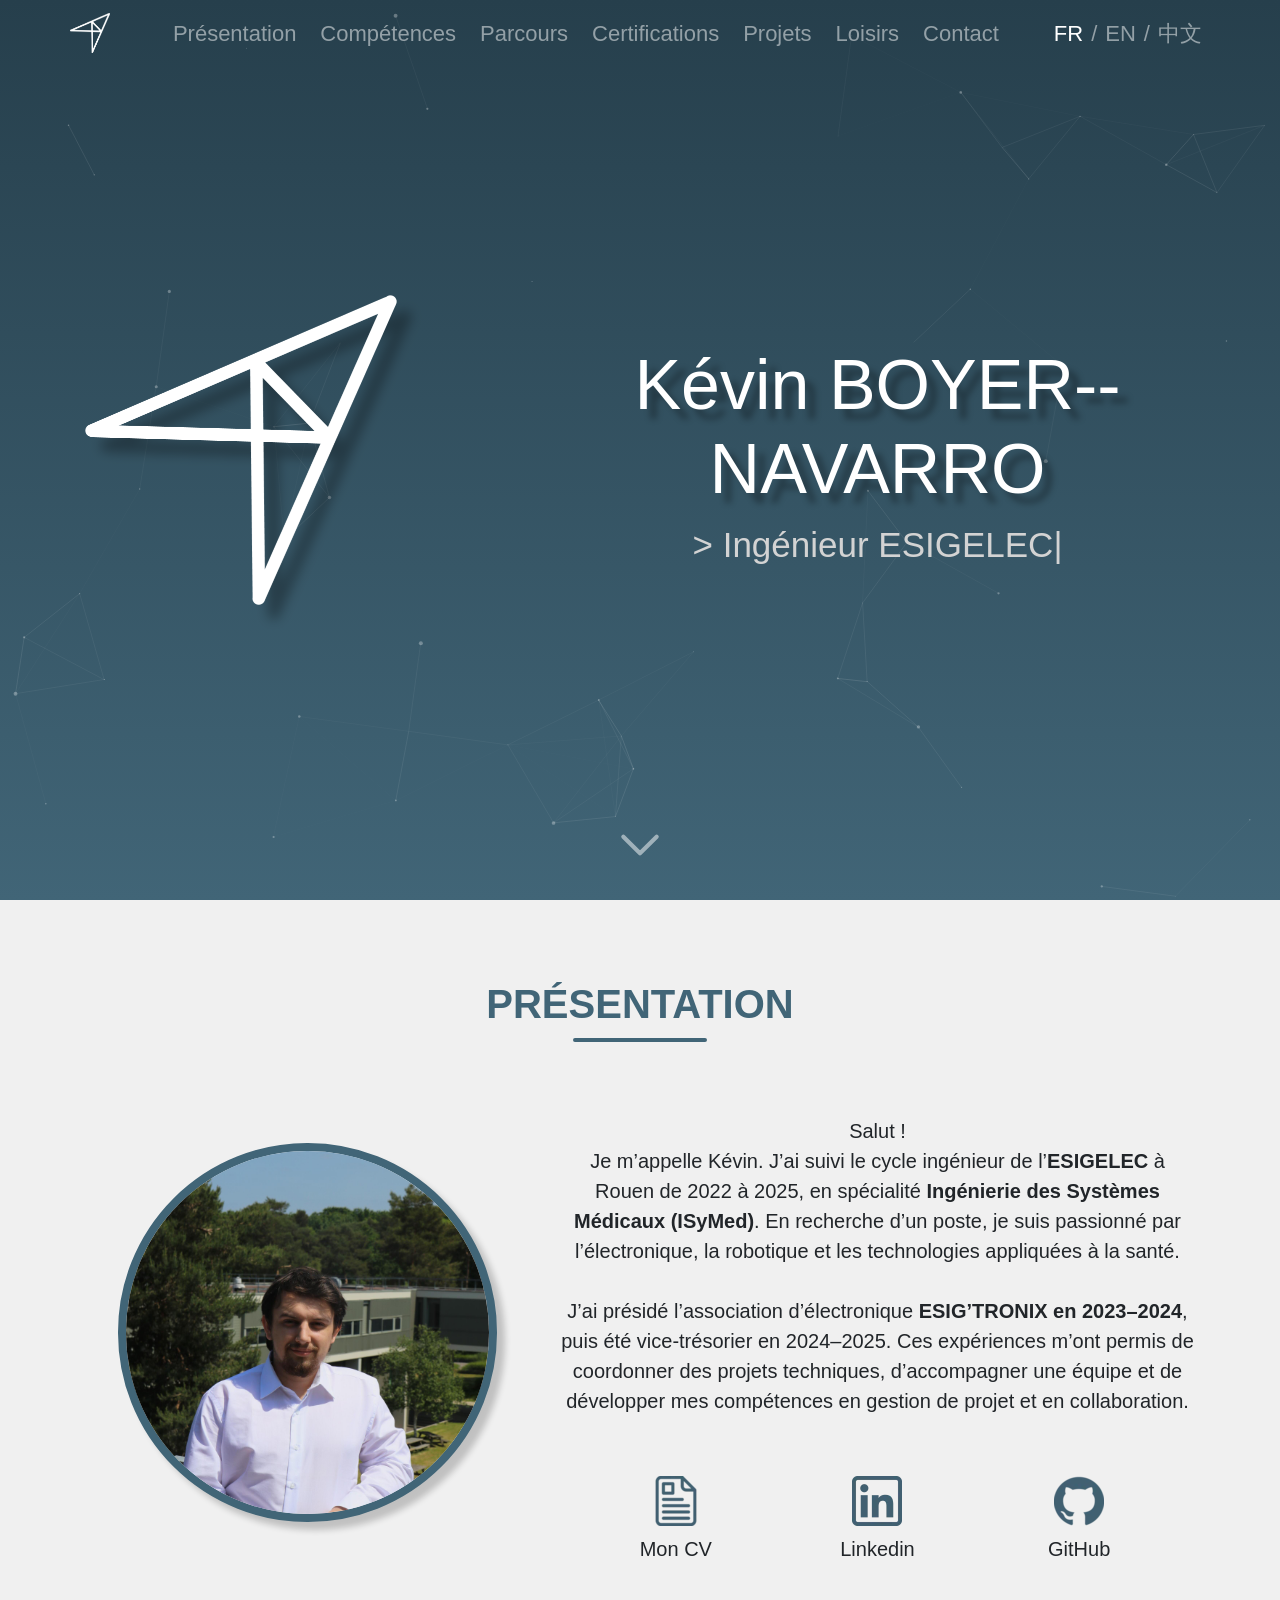
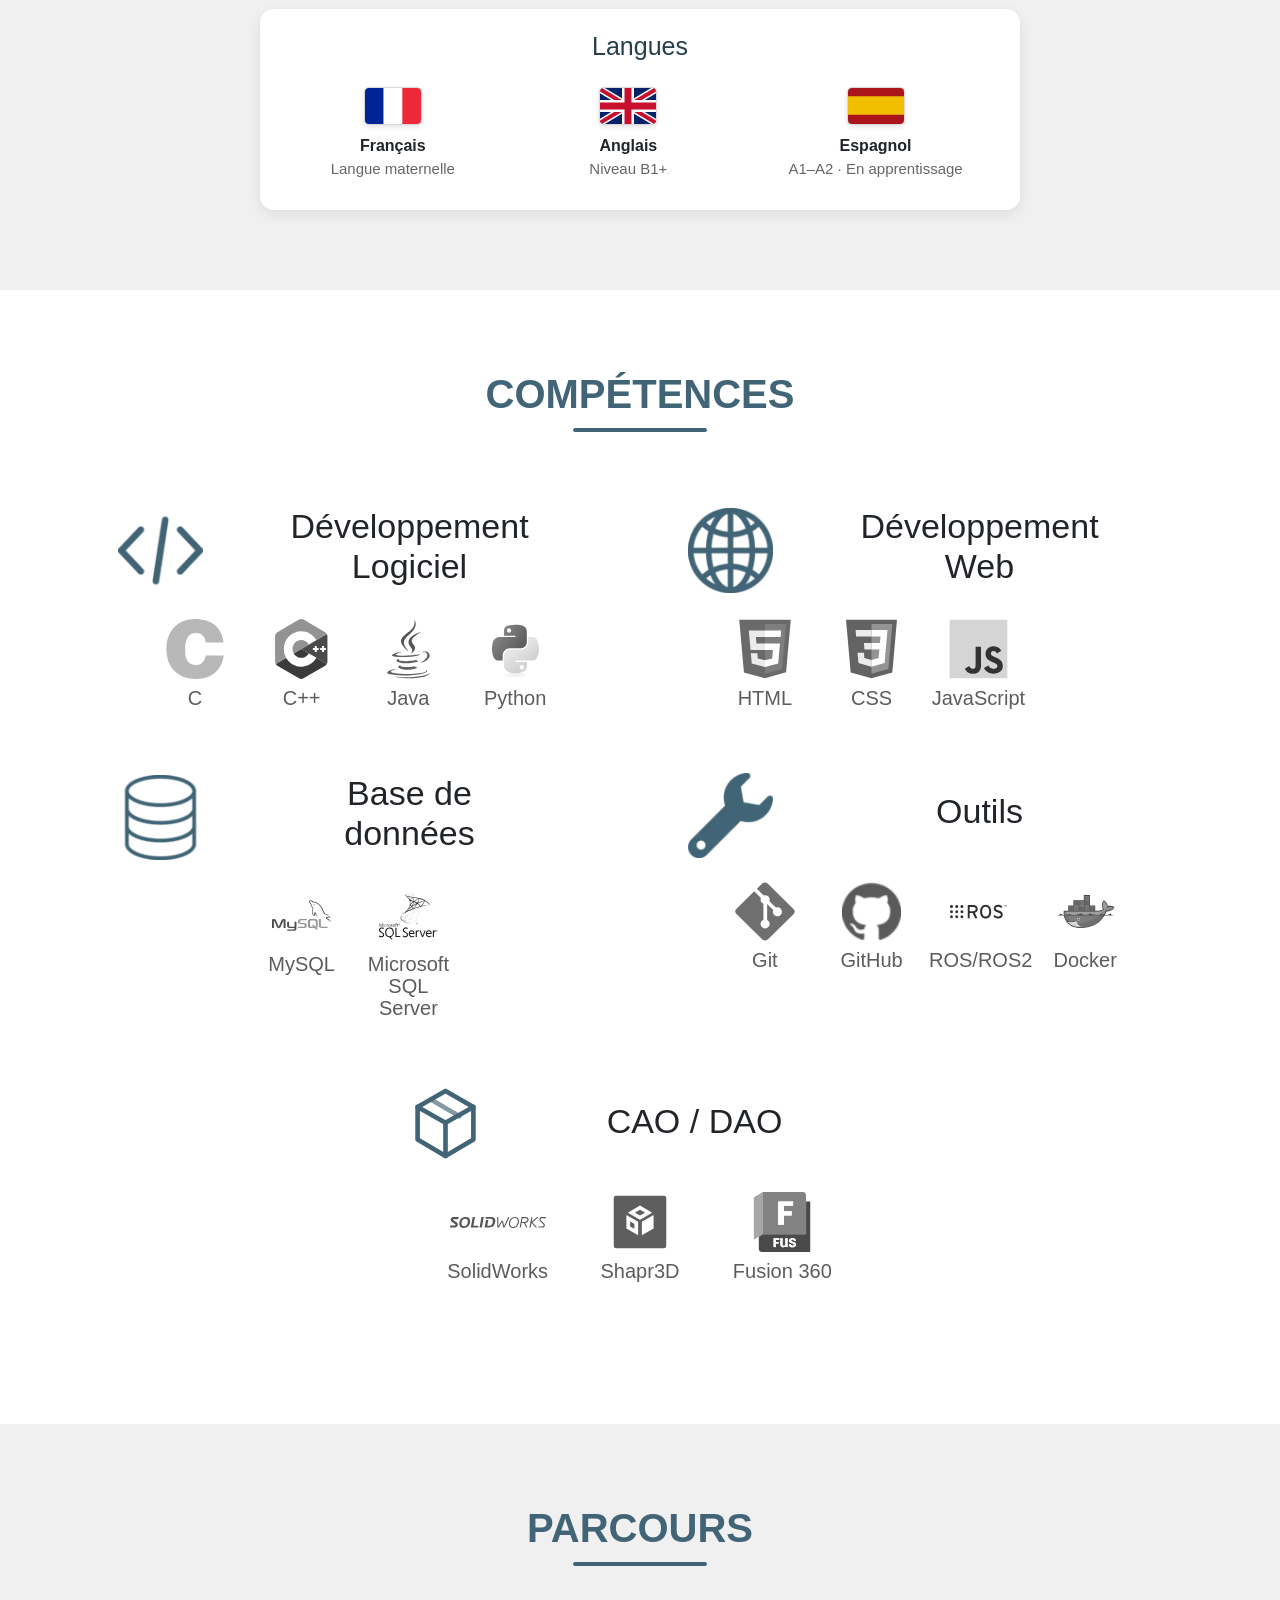
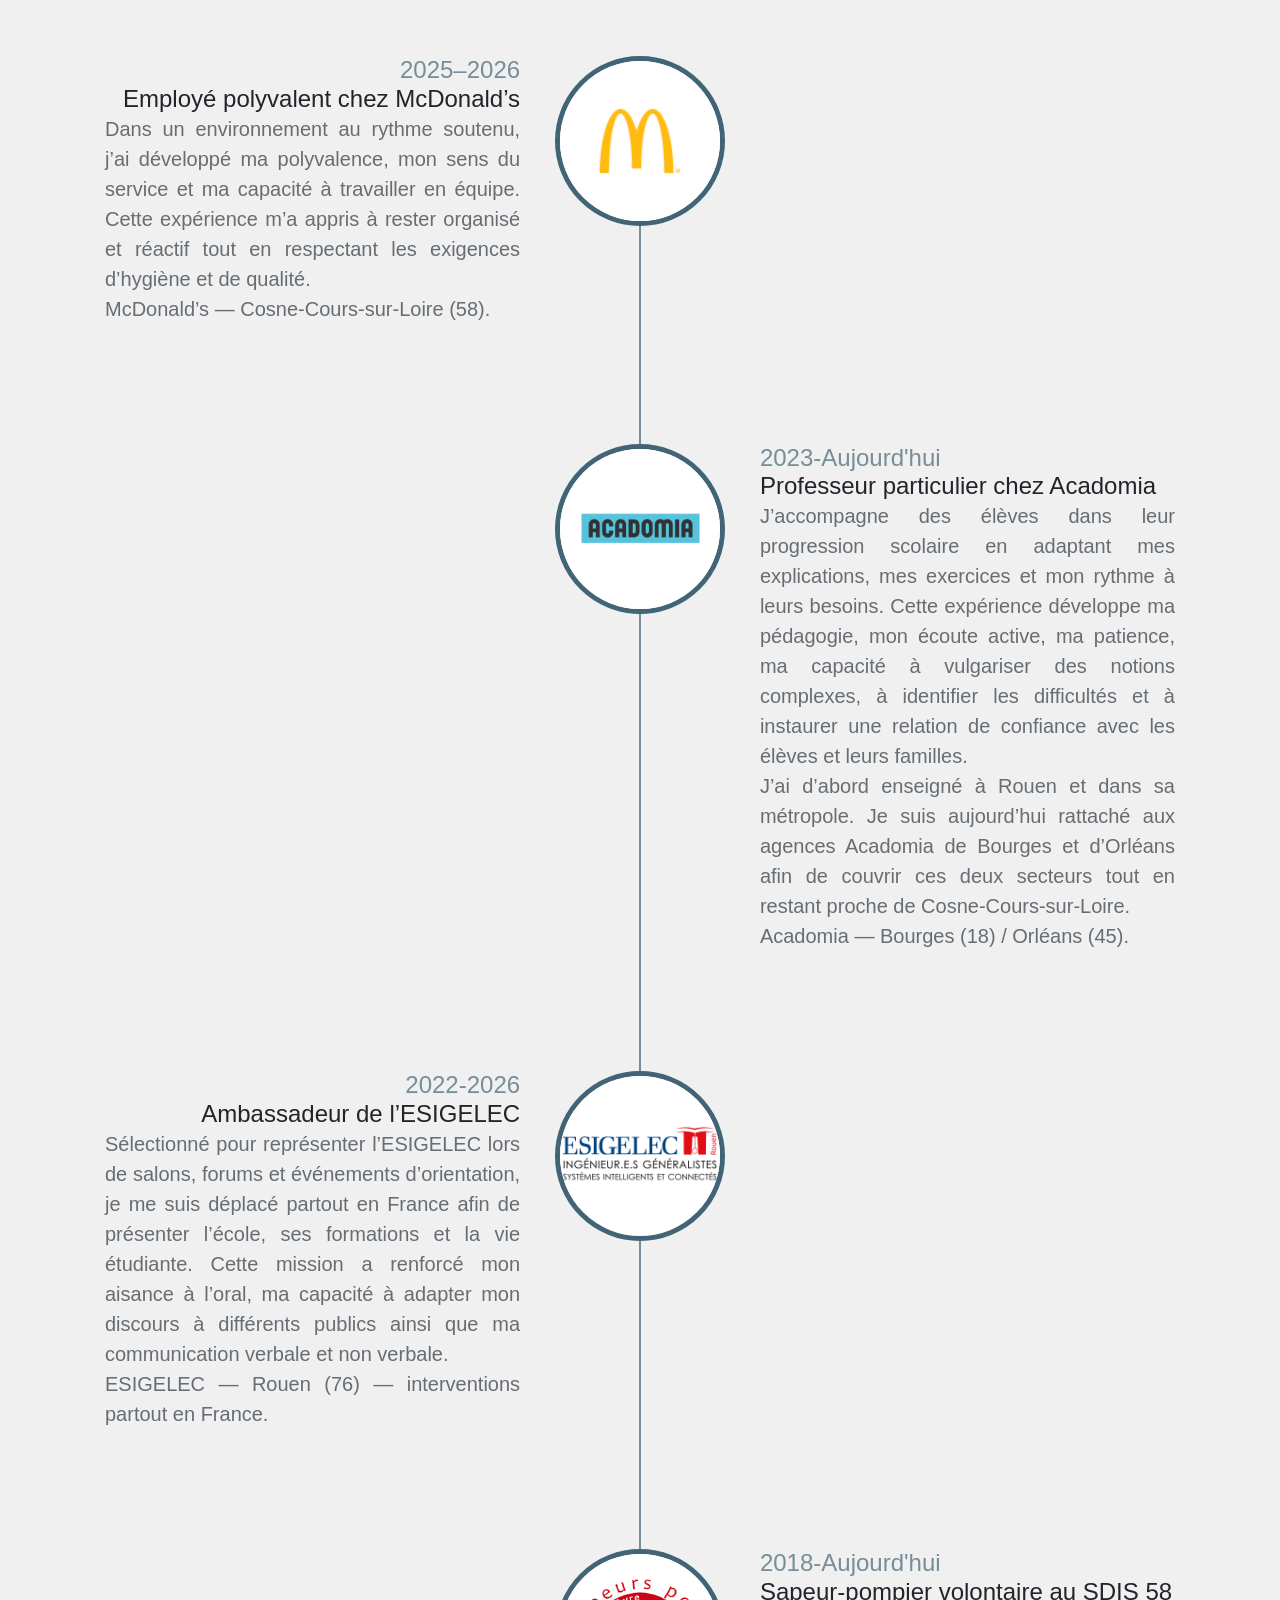
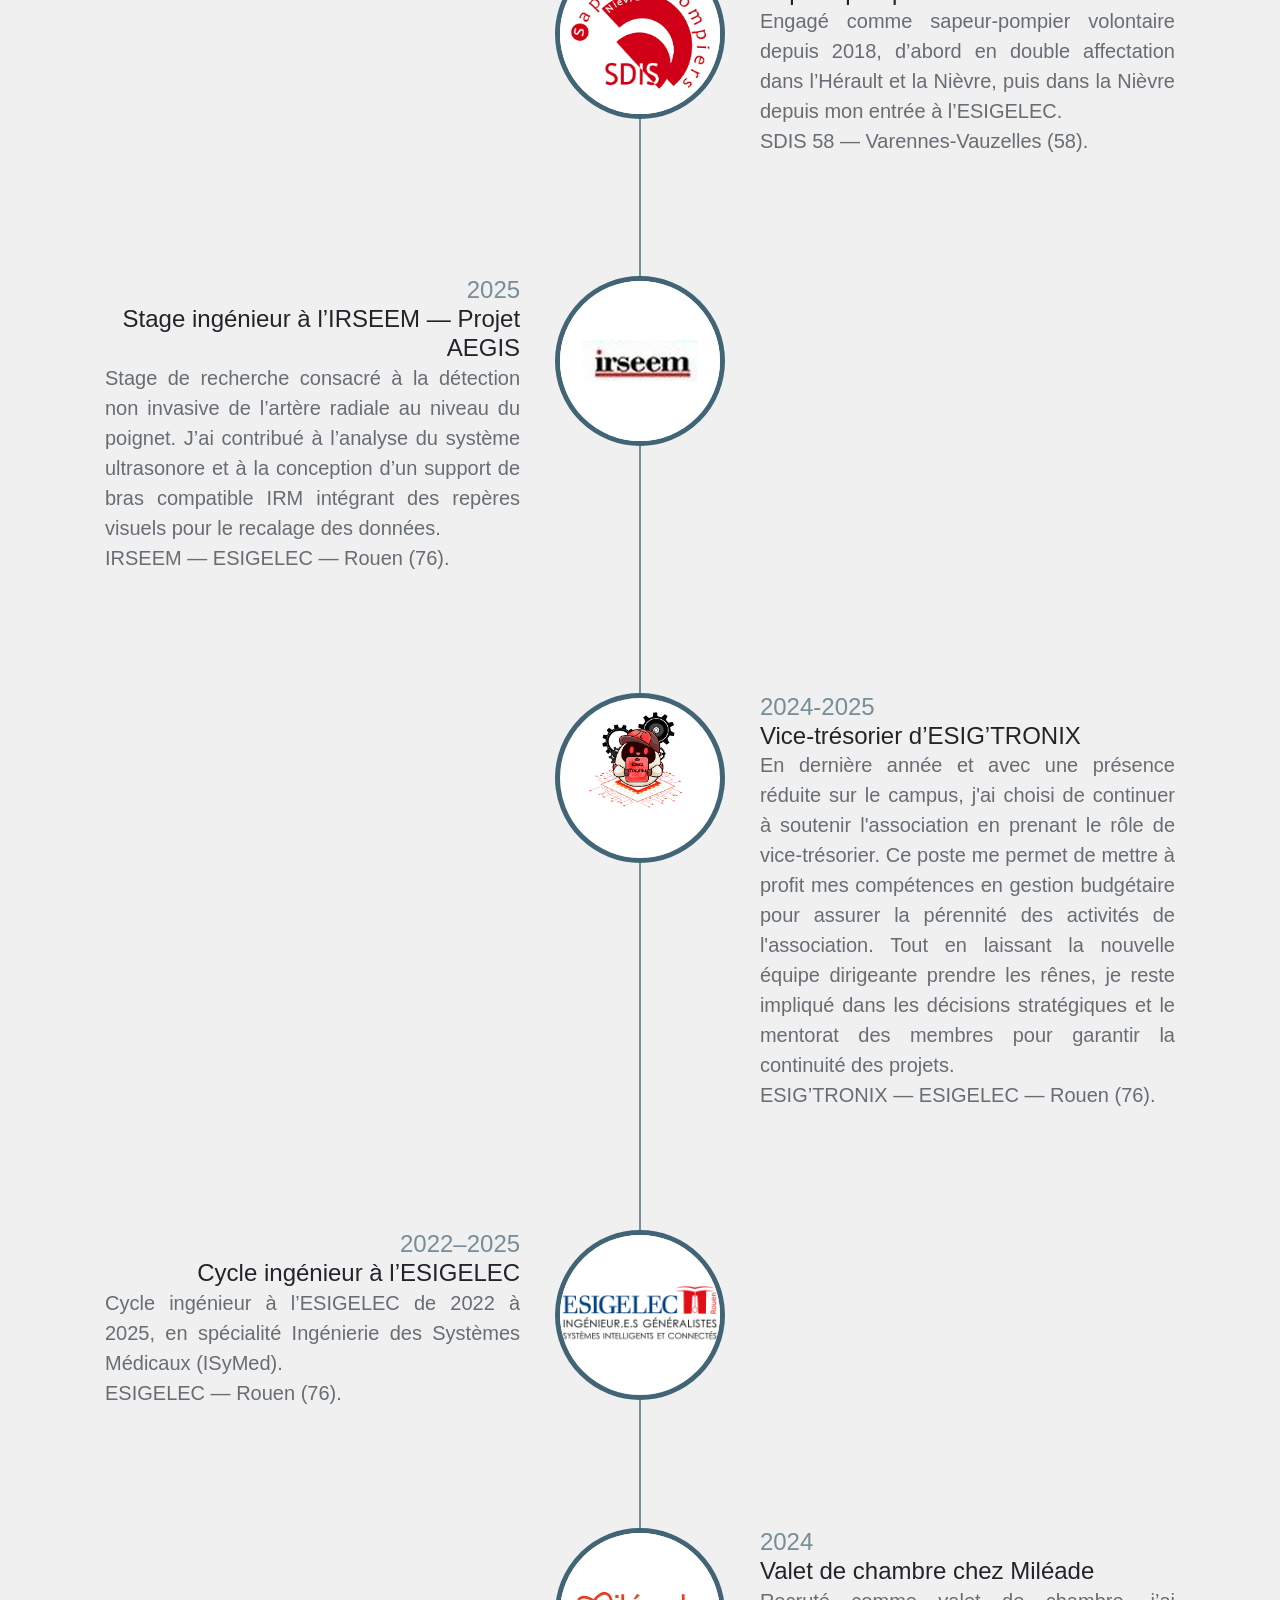
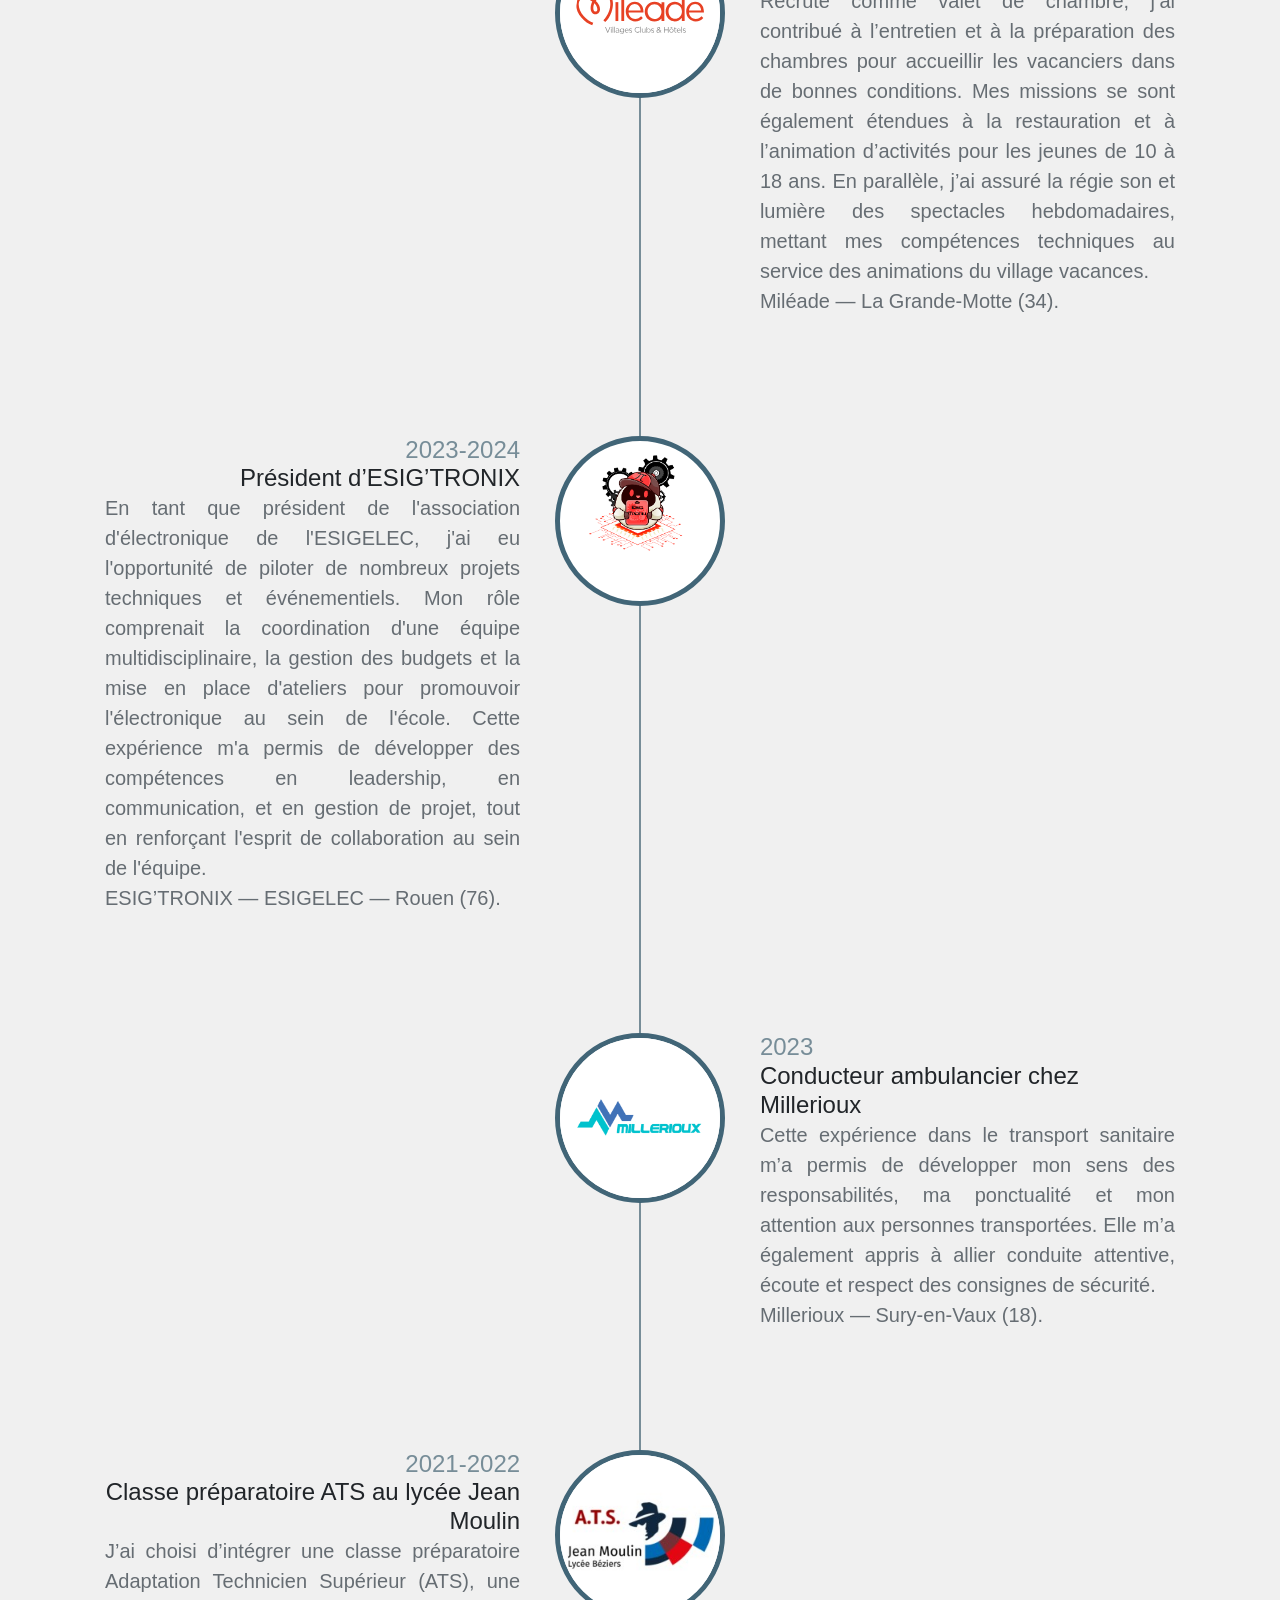
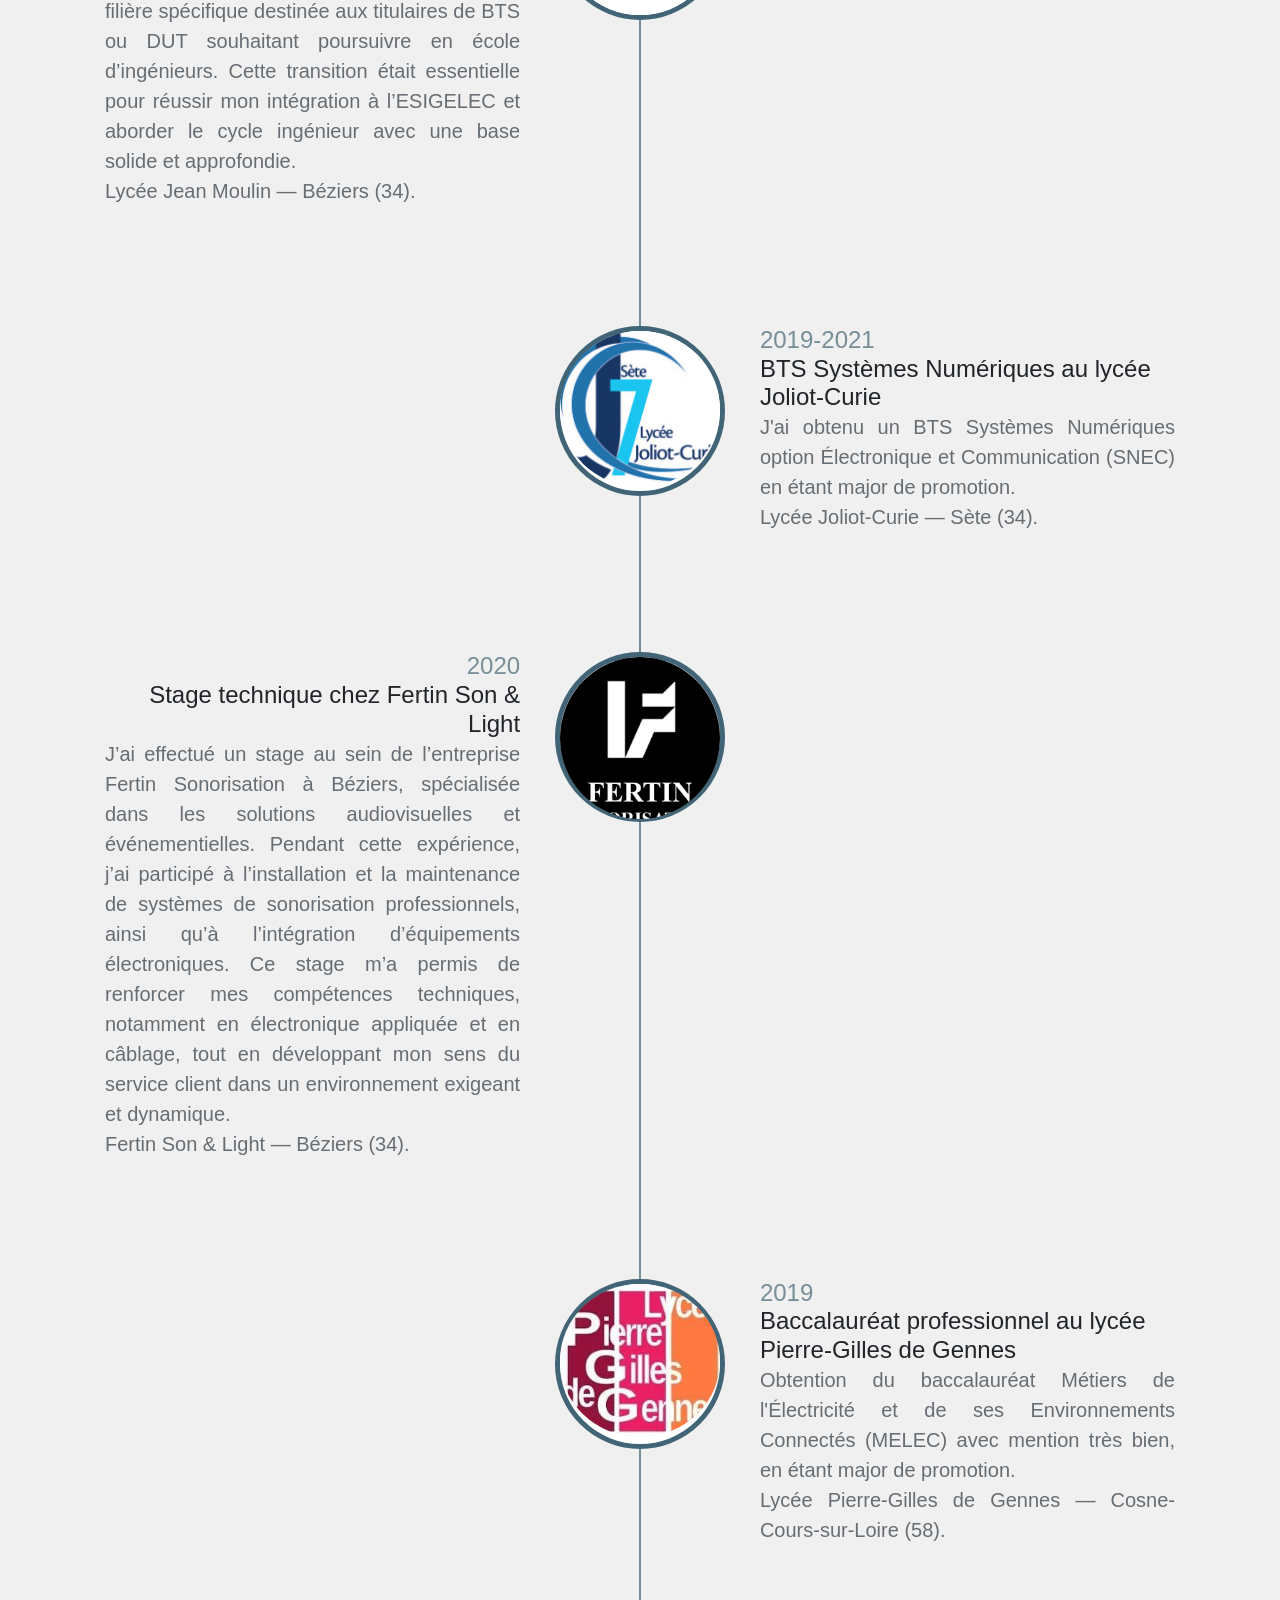
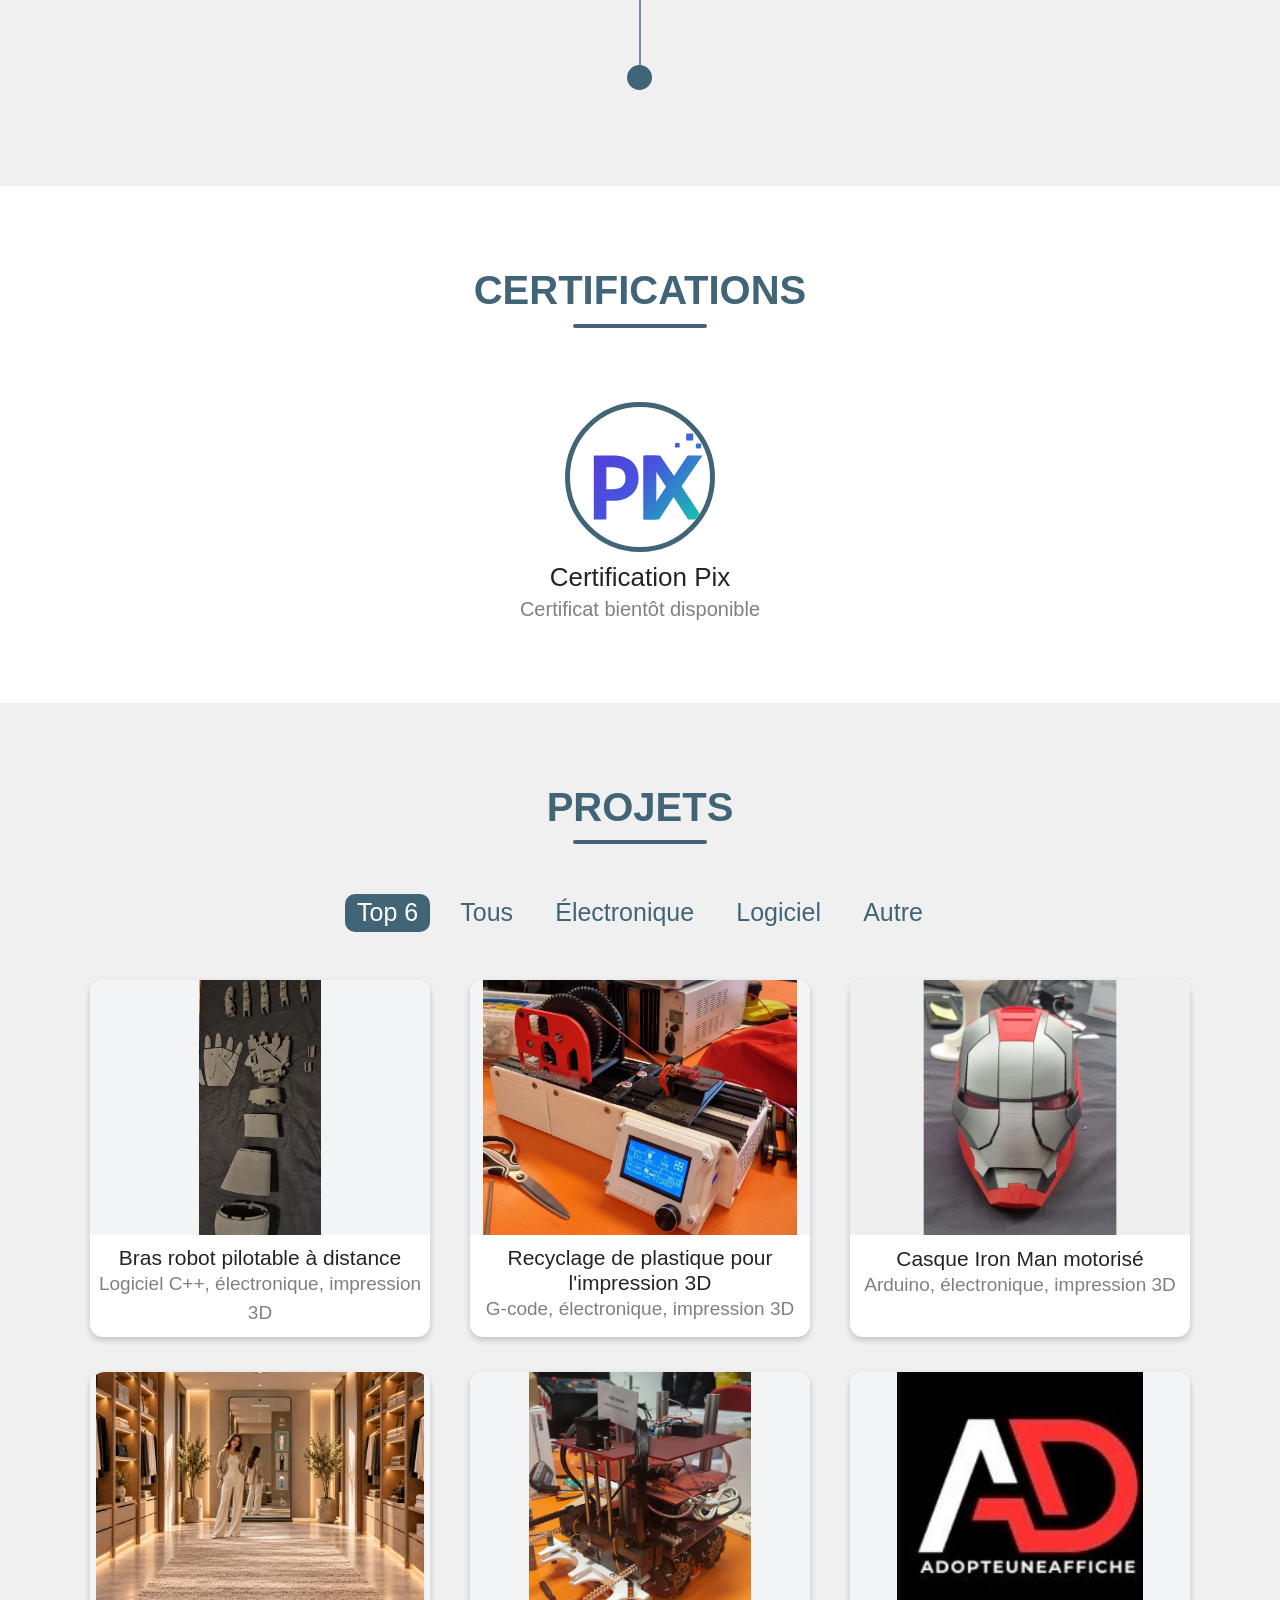
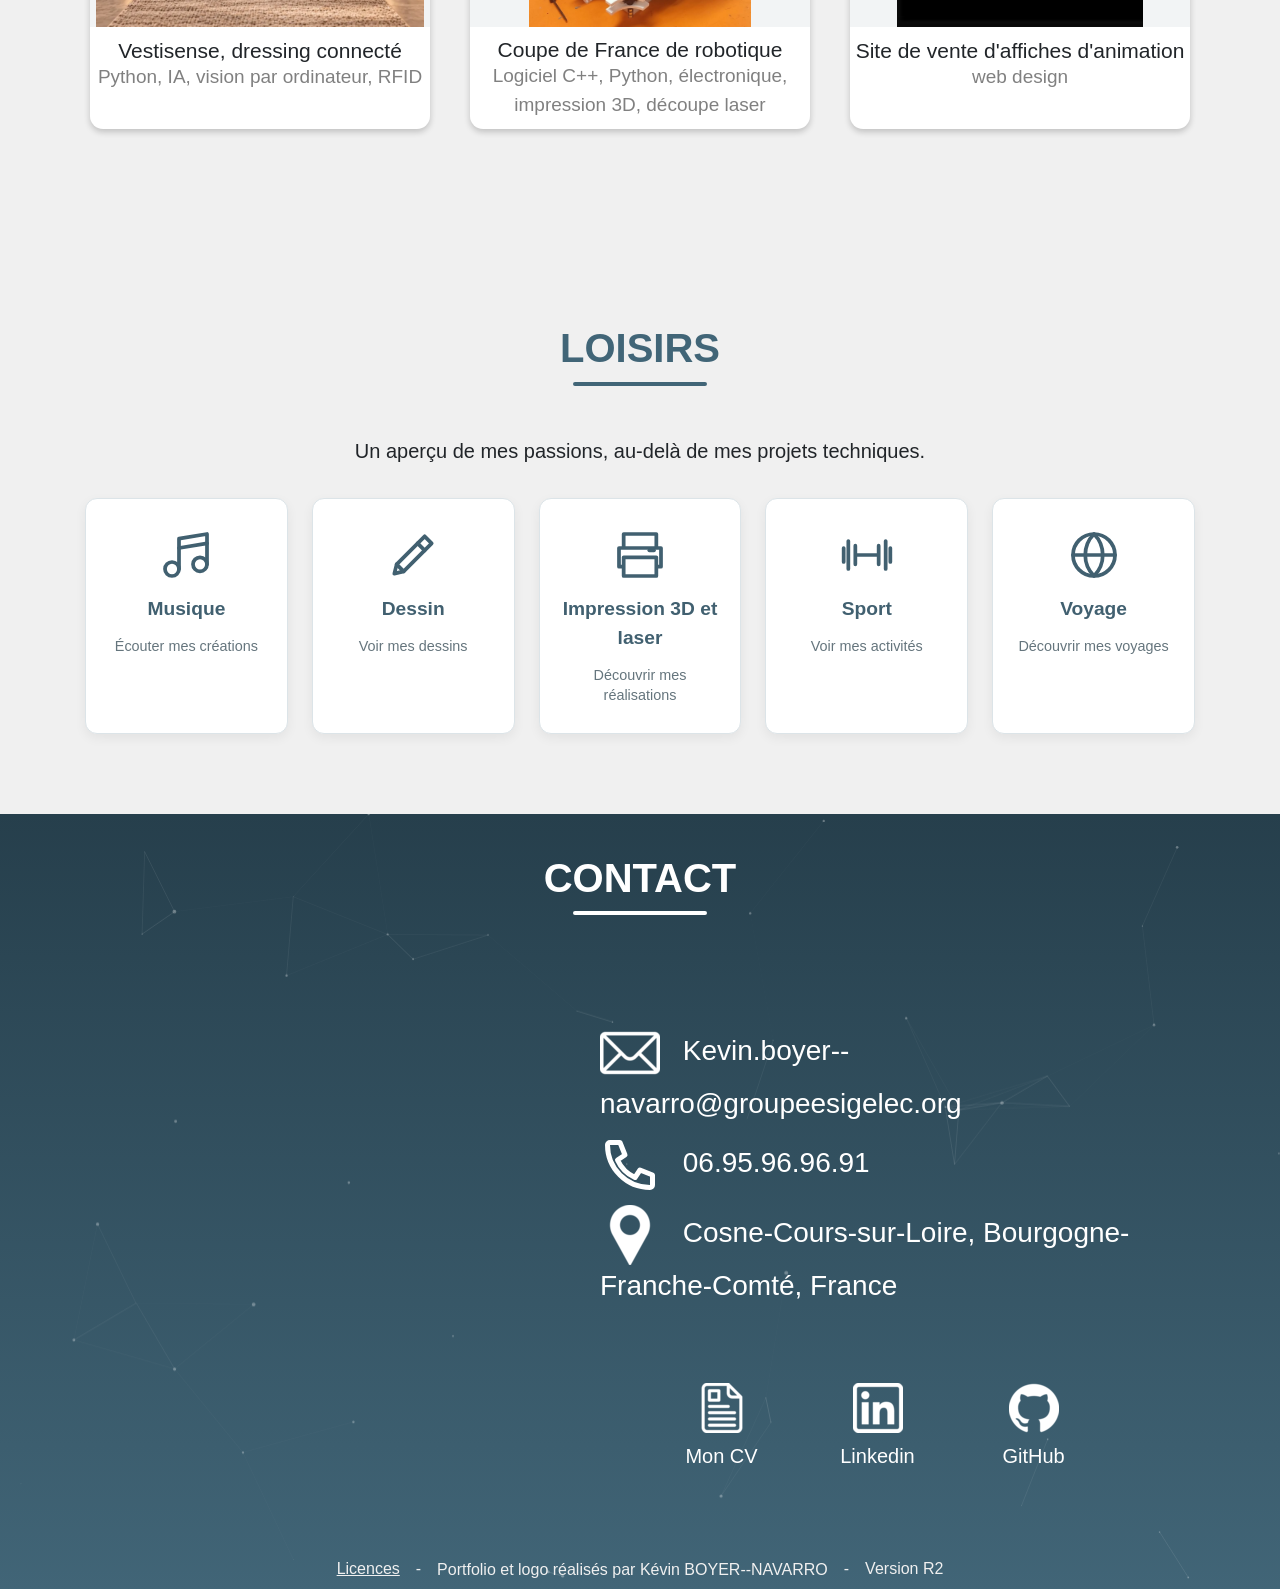
<file: index.html>
<!DOCTYPE html>
<html lang="fr">
    <head>
        <!-- Meta tags -->
        <meta charset="utf-8">
        <meta name="viewport" content="width=device-width, initial-scale=1, shrink-to-fit=no">
        <meta name="theme-color" content="#ffffff">
        <meta name="author" content="Kévin BOYER--NAVARRO">
        <meta name="description" content="Portfolio de Kévin BOYER-NAVARRO : électronique, robotique, systèmes médicaux et impression 3D.">
        <meta name="robots" content="index, noimageindex">

        <title>Portfolio Kévin BOYER-NAVARRO — ISyMed, électronique et robotique</title>

        <!-- Manifest and icons-->
        <link rel="apple-touch-icon" sizes="180x180" href="assets/favicons/apple-touch-icon.png">
        <link rel="icon" type="image/png" sizes="32x32" href="assets/favicons/favicon-32x32.png">
        <link rel="icon" type="image/png" sizes="16x16" href="assets/favicons/favicon-16x16.png">
        <link rel="manifest" href="site.webmanifest">

        <!-- Other languages -->
        <link rel="alternate" hreflang="fr" href="https://betamax58.github.io/Portefolio/site_fr.html">
        <link rel="alternate" hreflang="en" href="https://betamax58.github.io/Portefolio/site_en.html">
		<link rel="alternate" hreflang="zh-Hans" href="https://betamax58.github.io/Portefolio/site_ch.html">
        <link rel="alternate" hreflang="x-default" href="https://betamax58.github.io/Portefolio/">

        <link rel="canonical" href="https://betamax58.github.io/Portefolio/site_fr.html">

        <!-- CSS -->
        <link rel="stylesheet" href="css/lib/bootstrap-4.5.3.min.css">
        <link rel="stylesheet" href="css/lib/animate.compat.min.css">
        <link rel="stylesheet" href="css/app.css?v=20261003-career-justify">

        <!-- jQuery and JS bundle w/ Popper.js -->
        <script src="js/lib/jquery-3.5.1.slim.min.js" defer></script>
        <script src="js/lib/bootstrap-4.5.3.bundle.min.js" defer></script>
    
        <!-- Particles.js, Typed.js, Parallax.js and Wow.js -->
        <script src="js/lib/particles.min.js" defer></script>
        <script src="js/lib/typed.min.js" defer></script>
        <script src="js/lib/parallax.min.js" defer></script>
        <script src="js/lib/wow.min.js" defer></script>

        <!-- Main script -->
        <script src="js/app_fr.js?v=20261003-labo-resources" defer></script>
    <style>
.hobbies-grid{display:grid;grid-template-columns:repeat(4,minmax(0,1fr));gap:24px;margin-top:32px}
.hobby-card{width:100%;border:1px solid #dce4e8;border-radius:12px;background:#fff;color:#416070;padding:28px 16px;display:flex;flex-direction:column;align-items:center;gap:12px;cursor:pointer;box-shadow:0 4px 12px rgba(0,0,0,.06);transition:transform .2s,box-shadow .2s}
.hobby-card:hover,.hobby-card:focus-visible{transform:translateY(-4px);box-shadow:0 8px 20px rgba(65,96,112,.18);outline:2px solid #416070;outline-offset:3px}
.hobby-card svg{width:56px;height:56px;fill:none;stroke:currentColor;stroke-width:1.6;stroke-linecap:round;stroke-linejoin:round}
.hobby-card strong{font-size:1.2rem}.hobby-card span{font-size:.9rem;color:#65757d;line-height:1.4}
.hobby-empty{padding:36px 16px;text-align:center;color:#65757d}.hobby-empty svg{width:64px;height:64px;fill:none;stroke:#416070;stroke-width:1.6;stroke-linecap:round;stroke-linejoin:round;margin-bottom:20px}
@media(max-width:767px){.hobbies-grid{grid-template-columns:repeat(2,minmax(0,1fr));gap:16px}.hobby-card{padding:24px 12px}}
@media(prefers-reduced-motion:reduce){.hobby-card{transition:none}.hobby-card:hover,.hobby-card:focus-visible{transform:none}}
.music-library{max-height:70vh;overflow-y:auto}.music-track{padding:16px 0;border-bottom:1px solid #dce4e8}.music-track:last-child{border-bottom:0}.music-track h5{font-size:1rem;margin-bottom:10px}.music-track audio{display:block;width:100%}.hobbies-grid{grid-template-columns:repeat(auto-fit,minmax(180px,1fr))}@media(max-width:767px){.hobbies-grid{grid-template-columns:repeat(2,minmax(0,1fr))}}
</style>
    <style id="hobby-gallery-refresh">
#hobby-1 .drawing-gallery,#hobby-2 .maker-grid{display:grid!important;grid-template-columns:repeat(3,minmax(0,1fr))!important;gap:12px!important}
#hobby-1 .drawing-gallery a,#hobby-2 .maker-grid a,#hobby-3 .sport-grid a,#hobby-4 .travel-grid a{position:relative;display:block;aspect-ratio:1;background:#eef0f3;border-radius:10px;overflow:hidden;cursor:zoom-in}
#hobby-1 .drawing-gallery img,#hobby-2 .maker-grid img{width:100%!important;height:100%!important;object-fit:contain!important;padding:6px;background:#eef0f3!important}
.gallery-play{position:absolute;inset:0;display:grid;place-items:center;font-size:38px;color:white;text-shadow:0 2px 8px #000;background:#0002}
.media-zoom{position:fixed;inset:0;z-index:99999;background:#10131aef;display:flex;align-items:center;justify-content:center;padding:48px 20px}
.media-zoom img{max-width:100%;max-height:90vh;object-fit:contain}.media-zoom iframe{width:min(850px,100%);height:85vh;border:0}.media-zoom button{position:absolute;right:18px;top:12px;color:white;background:none;border:0;font-size:36px}
.music-library{background:#f4f6fa}.music-track{display:grid;grid-template-columns:36px minmax(0,1fr);gap:4px 12px;padding:14px!important;margin:0 0 10px!important;background:white;border:1px solid #e2e6ef;border-radius:12px}.track-number{grid-row:1/3;align-self:center;color:#7b879c;font-weight:700;font-size:18px}.music-track h5{margin:0;font-size:16px}.music-track audio{width:100%;height:34px;margin-top:6px}.music-library>p{color:#59657a;font-size:14px}
</style><style id="gallery-navigation">
.media-zoom .zoom-nav{top:50%;transform:translateY(-50%);right:auto;width:48px;height:64px;background:#0007;border-radius:8px;font-size:48px;line-height:1;z-index:2}
.media-zoom .zoom-prev{left:10px}.media-zoom .zoom-next{right:10px}.media-zoom .zoom-close{z-index:3}.zoom-count{position:absolute;bottom:12px;left:50%;transform:translateX(-50%);color:white;background:#0008;padding:4px 12px;border-radius:20px;z-index:2}.media-zoom .zoom-media{max-width:calc(100% - 70px);touch-action:pan-y pinch-zoom}
@media(max-width:600px){.media-zoom{padding:48px 6px}.media-zoom .zoom-nav{width:36px;height:52px;font-size:38px}.media-zoom .zoom-prev{left:4px}.media-zoom .zoom-next{right:4px}.media-zoom .zoom-media{max-width:calc(100% - 60px)}}
</style><style id="sport-gallery-layout">#hobby-3 .sport-grid{display:grid;grid-template-columns:repeat(3,minmax(0,1fr));gap:12px}#hobby-3 .sport-grid a,#hobby-4 .travel-grid a{position:relative;display:block;aspect-ratio:1;background:#eef0f3;border-radius:10px;overflow:hidden;cursor:zoom-in}#hobby-3 .sport-grid img{width:100%;height:100%;object-fit:contain;padding:6px}</style><style id="travel-gallery-layout">#hobby-4 .travel-grid{display:grid;grid-template-columns:repeat(3,minmax(0,1fr));gap:12px}#hobby-4 .travel-grid a{display:block;aspect-ratio:1;background:#eef0f3;border-radius:10px;overflow:hidden;cursor:zoom-in}#hobby-4 .travel-grid img{width:100%;height:100%;object-fit:contain;padding:6px}</style></head>

    <body data-spy="scroll" data-target=".navbar-center" data-offset="80">
        <!-- NAVBAR -->
        <nav class="navbar navbar-dark bg-blue-scrolled fixed-top navbar-expand-lg" role="navigation">
            <a class="navbar-brand d-lg-none" href="#">
                <img src="assets/logo_white.webp" width="40" height="40" alt="Logo de Kévin BOYER-NAVARRO">
            </a>
            <button class="navbar-toggler" type="button" data-toggle="collapse" data-target="#navbarSupportedContent" aria-controls="navbarSupportedContent" aria-expanded="false" aria-label="Toggle navigation">
                <span class="navbar-toggler-icon"></span>
            </button>
            
            <div class="collapse navbar-collapse justify-content-between" id="navbarSupportedContent">
                <div class="navbar-side navbar-nav d-none d-lg-flex">
                    <a class="navbar-brand nav-item" href="#">
                        <img src="assets/logo_white.webp" width="40" height="40" alt="Logo de Kévin BOYER-NAVARRO">
                    </a>
                </div>
                <div class="navbar-center navbar-nav justify-content-around">
                    <a class="nav-item nav-link animated slideInDown delay-200ms" href="#presentation">Présentation</a>
                    <a class="nav-item nav-link animated slideInDown delay-300ms" href="#skills">Compétences</a>
                    <a class="nav-item nav-link animated slideInDown delay-400ms" href="#career">Parcours</a>
                    <a class="nav-item nav-link animated slideInDown delay-500ms" href="#certifications">Certifications</a>
                    <a class="nav-item nav-link animated slideInDown delay-600ms" href="#projects">Projets</a>
                    <a class="nav-item nav-link animated slideInDown delay-650ms" href="#hobbies">Loisirs</a>
                    <a class="nav-item nav-link animated slideInDown delay-700ms" href="#contact">Contact</a>
                </div>
                <div class="navbar-side navbar-lang navbar-nav flex-row animated slideInDown delay-800ms">
                    <a class="nav-item nav-link active" href="site_fr.html">FR</a>
                    <span> / </span>
                    <a class="nav-item nav-link" href="site_en.html">EN</a>
					<span> / </span>
                    <a class="nav-item nav-link" href="site_ch.html">中文</a>
                </div>
            </div>
        </nav>

        <!-- HEADER -->
        <header class="container-fluid vh-100 p-0 position-relative">
            <div id="header-particles-bg" class="header-bg container-fluid vh-100 p-0 position-absolute"></div>
            <div class="header-overlay h-100 d-flex align-items-center">
                <div class="container">
                    <div class="row">
                        <div class="header-scene col-lg-5 d-flex justify-content-around justify-content-lg-start" data-relative-input="true">
                            <img class="header-logo" src="assets/logo_white.webp" data-depth="0.1" alt="Logo de Kévin BOYER-NAVARRO">
                        </div>
                        <div class="header-overlay-text col-lg text-center d-flex align-items-center flex-column mt-5">
                            <h1 class="header-overlay-title wow fadeIn" data-wow-delay="500ms">Kévin BOYER--NAVARRO</h1>
                            <div class="header-overlay-subtitle">
                                &gt; <span class="header-overlay-typed"></span>
                            </div>
                        </div>
                    </div>
                </div>
            </div>
            <div class="header-arrow-container position-relative d-flex justify-content-around">
                <a href="#presentation">
                    <img src="assets/arrow_down.svg" alt="continuer">
                </a>
            </div>
        </header>

        <!-- MAIN -->
        <main>
            <!-- PRESENTATION -->
            <section id="presentation" class="bg-gray">
                <div class="container">
                    <div class="section-header">
                        <h2 class="text-center">PRÉSENTATION</h2>
                        <hr>
                    </div>

                    <div class="row align-items-center">
                        <div class="col-lg-5 d-flex justify-content-around">
                            <img src="assets/profile.webp" class="presentation-face" alt="Portrait de Kévin BOYER-NAVARRO"></img>
                        </div>
                        <div class="col-lg text-center mt-4 mt-0-lg">
                            <p>Salut !<br>Je m’appelle Kévin. J’ai suivi le cycle ingénieur de l’<strong>ESIGELEC</strong> à Rouen de 2022 à 2025, en spécialité <strong>Ingénierie des Systèmes Médicaux (ISyMed)</strong>. En recherche d’un poste, je suis passionné par l’électronique, la robotique et les technologies appliquées à la santé.<br><br>J’ai présidé l’association d’électronique <strong>ESIG’TRONIX en 2023–2024</strong>, puis été vice-trésorier en 2024–2025. Ces expériences m’ont permis de coordonner des projets techniques, d’accompagner une équipe et de développer mes compétences en gestion de projet et en collaboration.</p>
                            <div class="presentation-links container mt-md-5 mt-3 d-flex justify-content-around">
                                <a href="assets/documents/CV Kévin BOYER--NAVARRO.pdf?v=20260930" target="_blank" class="presentation-links-item d-flex flex-column justify-content-around wow bounceInUp" data-wow-delay="100ms" rel="noopener noreferrer">
                                    <img src="assets/icons/cv.webp" class="mx-auto" alt="CV">
                                    <span class="mt-2">Mon CV</span>
                                </a>
                                <a href="https://www.linkedin.com/in/kevin-boyer-navarro-763221236?utm_source=share&utm_campaign=share_via&utm_content=profile&utm_medium=ios_app" class="presentation-links-item d-flex flex-column justify-content-around wow bounceInUp" data-wow-delay="300ms">
                                    <img src="assets/icons/linkedin.webp"  class="mx-auto" alt="LinkedIn">
                                    <span class="mt-2">Linkedin</span>
                                </a>
                                <a href="https://github.com/Betamax58" class="presentation-links-item d-flex flex-column justify-content-around wow bounceInUp" data-wow-delay="500ms">
                                    <img src="assets/icons/github.webp" class="mx-auto" alt="GitHub">
                                    <span class="mt-2">GitHub</span>
                                </a>
                            </div>
                        </div>
                    </div>
                    <div class="languages-strip mx-auto text-center wow fadeInUp" data-wow-delay="200ms">
                        <h3>Langues</h3>
                        <div class="language-list d-flex justify-content-around">
                            <div class="language-item"><img src="assets/languages/france.svg" alt="Drapeau français"><strong>Français</strong><span>Langue maternelle</span></div>
                            <div class="language-item"><img src="assets/languages/united-kingdom.svg" alt="Drapeau britannique"><strong>Anglais</strong><span>Niveau B1+</span></div>
                            <div class="language-item"><img src="assets/languages/spain.svg" alt="Drapeau espagnol"><strong>Espagnol</strong><span>A1–A2 · En apprentissage</span></div>
                        </div>
                    </div>
                </div>
            </section>

            <!-- SKILLS -->
            <section id="skills" class="bg-white">
                <div class="container">
                    <div class="section-header">
                        <h2 class="text-center">COMPÉTENCES</h2>
                        <hr>
                    </div>

                    <div class="row justify-content-around justify-content-xlg-between">

                        <div class="skills-container col-md-5 my-4 text-center wow zoomIn" data-wow-delay="200ms">
                            <div class="skills-container-header d-flex align-items-center">
                                <img src="assets/icons/software_dev_skill.webp" class="mr-2 mr-lg-4" alt="icone développement logiciel">
                                <h3>Développement<br>Logiciel</h3>
                            </div>
                            <div class="skills-container-body mt-2 mx-sm-3 mx-md-1 mx-lg-3 mx-xl-4 row justify-content-between align-last-row">
                                <div class="skill col-3 d-flex flex-column px-1 py-2 py-sm-3 py-md-2 py-lg-3 justify-content-start">
                                    <img src="assets/icons/skills/c.svg" alt="icone langage C">
                                    <span class="mt-2">C</span>
                                </div>
                                <div class="skill col-3 d-flex flex-column px-1 py-2 py-sm-3 py-md-2 py-lg-3 justify-content-start">
                                    <img src="assets/icons/skills/cpp.svg" alt="icone langage C plus plus">
                                    <span class="mt-2">C++</span>
                                </div>
                                <div class="skill col-3 d-flex flex-column px-1 py-2 py-sm-3 py-md-2 py-lg-3 justify-content-start">
                                    <img src="assets/icons/skills/java.svg" alt="icone langage Java">
                                    <span class="mt-2">Java</span>
                                </div>
                                <div class="skill col-3 d-flex flex-column px-1 py-2 py-sm-3 py-md-2 py-lg-3 justify-content-start">
                                    <img src="assets/icons/skills/python.svg" alt="icone langage Python">
                                    <span class="mt-2">Python</span>
                                </div>
                            </div>
                        </div>

                        <div class="skills-container col-md-5 my-4 text-center wow zoomIn" data-wow-delay="300ms">
                            <div class="skills-container-header d-flex align-items-center">
                                <img src="assets/icons/web_dev_skill.webp" class="mr-2 mr-lg-4" alt="icone développement Web">
                                <h3>Développement<br>Web</h3>
                            </div>
                            <div class="skills-container-body mt-2 mx-sm-3 mx-md-1 mx-lg-3 mx-xl-4 row justify-content-between align-last-row">
                                <div class="skill col-3 d-flex flex-column px-1 py-2 py-sm-3 py-md-2 py-lg-3 justify-content-start">
                                    <img src="assets/icons/skills/html.svg" alt="icone langage HTML">
                                    <span class="mt-2">HTML</span>
                                </div>
                                <div class="skill col-3 d-flex flex-column px-1 py-2 py-sm-3 py-md-2 py-lg-3 justify-content-start">
                                    <img src="assets/icons/skills/css.svg" alt="icone langage CSS">
                                    <span class="mt-2">CSS</span>
                                </div>
                                <div class="skill col-3 d-flex flex-column px-1 py-2 py-sm-3 py-md-2 py-lg-3 justify-content-start">
                                    <img src="assets/icons/skills/js.svg" alt="icone langage JS">
                                    <span class="mt-2">JavaScript</span>
                                </div>
                            </div>
                        </div>

                        <div class="skills-container col-md-5 my-4 text-center wow zoomIn" data-wow-delay="300ms">
                            <div class="skills-container-header d-flex align-items-center">
                                <img src="assets/icons/database_skill.webp" class="mr-2 mr-lg-4" alt="icone bases de données">
                                <h3>Base de<br>données</h3>
                            </div>
                            <div class="skills-container-body mt-2 mx-sm-3 mx-md-1 mx-lg-3 mx-xl-4 row justify-content-center">
                                <div class="skill col-3 d-flex flex-column px-1 py-2 py-sm-3 py-md-2 py-lg-3 justify-content-start">
                                    <img src="assets/icons/skills/mysql.svg" alt="icone MySQL">
                                    <span class="mt-2">MySQL</span>
                                </div>
                                <div class="skill col-3 d-flex flex-column px-1 py-2 py-sm-3 py-md-2 py-lg-3 justify-content-start">
                                    <img src="assets/icons/skills/sqlserver.svg" alt="icone SQL Server">
                                    <span class="mt-2">Microsoft SQL Server</span>
                                </div>
                            </div>
                        </div>

                        <div class="skills-container col-md-5 my-4 text-center wow zoomIn" data-wow-delay="400ms">
                            <div class="skills-container-header d-flex align-items-center">
                                <img src="assets/icons/tool_skill.webp" class="mr-2 mr-lg-4" alt="icone outils">
                                <h3>Outils</h3>
                            </div>
                            <div class="skills-container-body mt-2 mx-sm-3 mx-md-1 mx-lg-3 mx-xl-4 row justify-content-between align-last-row">
                                <div class="skill col-3 d-flex flex-column px-1 py-2 py-sm-3 py-md-2 py-lg-3 justify-content-start">
                                    <img src="assets/icons/skills/git.svg" alt="icone logiciel Git">
                                    <span class="mt-2">Git</span>
                                </div>
                                <div class="skill col-3 d-flex flex-column px-1 py-2 py-sm-3 py-md-2 py-lg-3 justify-content-start">
                                    <img src="assets/icons/github.webp" alt="GitHub">
                                    <span class="mt-2">GitHub</span>
                                </div>
                                <div class="skill col-3 d-flex flex-column px-1 py-2 py-sm-3 py-md-2 py-lg-3 justify-content-start">
                                    <img src="assets/icons/skills/ros.svg" alt="ROS / ROS 2">
                                    <span class="mt-2">ROS/ROS2</span>
                                </div>
                                <div class="skill col-3 d-flex flex-column px-1 py-2 py-sm-3 py-md-2 py-lg-3 justify-content-start">
                                    <img src="assets/icons/skills/docker.svg" alt="Docker">
                                    <span class="mt-2">Docker</span>
                                </div>
                            </div>
                        </div>

                        <div class="skills-container col-md-5 my-4 text-center wow zoomIn" data-wow-delay="500ms">
                            <div class="skills-container-header d-flex align-items-center">
                                <img src="assets/icons/cad_skill.svg?v=20260930" class="mr-2 mr-lg-4" alt="icone CAO DAO">
                                <h3>CAO / DAO</h3>
                            </div>
                            <div class="skills-container-body cad-skills mt-2 mx-sm-3 mx-md-1 mx-lg-3 mx-xl-4 row justify-content-between align-last-row">
                                <div class="skill col-4 d-flex flex-column px-1 py-2 py-sm-3 py-md-2 py-lg-3 justify-content-start">
                                    <img src="assets/icons/skills/solidworks.svg" alt="logo SolidWorks">
                                    <span class="mt-2">SolidWorks</span>
                                </div>
                                <div class="skill col-4 d-flex flex-column px-1 py-2 py-sm-3 py-md-2 py-lg-3 justify-content-start">
                                    <img src="assets/icons/skills/shapr3d.svg?v=20260930" alt="logo Shapr3D">
                                    <span class="mt-2">Shapr3D</span>
                                </div>
                                <div class="skill col-4 d-flex flex-column px-1 py-2 py-sm-3 py-md-2 py-lg-3 justify-content-start">
                                    <img src="assets/icons/skills/fusion360.svg" alt="logo Fusion 360">
                                    <span class="mt-2">Fusion 360</span>
                                </div>
                            </div>
                        </div>

                    </div>

                </div>
            </section>

            <!-- CAREER -->
            <section id="career" class="bg-gray">
                <div class="container">
                    <div class="section-header">
                        <h2 class="text-center">PARCOURS</h2>
                        <hr>
                    </div>

                    <ul class="timeline p-0">
                        <li><div class="timeline-image wow bounceInUp"><img class="rounded-circle img-fluid career-company-logo" src="assets/career/mcdonalds.png" alt="Employé polyvalent — McDonald’s"></div><div class="timeline-panel"><div class="timeline-heading"><h3 class="timeline-time">2025–2026</h3><h3>Employé polyvalent chez McDonald’s</h3></div><div class="timeline-body"><p>Dans un environnement au rythme soutenu, j’ai développé ma polyvalence, mon sens du service et ma capacité à travailler en équipe. Cette expérience m’a appris à rester organisé et réactif tout en respectant les exigences d’hygiène et de qualité.<br/>
                                        <span class="text-nowrap">McDonald’s</span> — Cosne-Cours-sur-Loire (58).</p></div></div></li>
                        <li class="timeline-inverted">
							<div class="timeline-image wow bounceInUp">
								<img class="rounded-circle img-fluid career-company-logo" src="assets/career/acadomia.png" alt="logo Acadomia" />
							</div>
							<div class="timeline-panel">
								<div class="timeline-heading">
									<h3 class="timeline-time">2023-Aujourd'hui</h3>
									<h3>Professeur particulier chez Acadomia</h3>
								</div>
								<div class="timeline-body">
									<p>J’accompagne des élèves dans leur progression scolaire en adaptant mes explications, mes exercices et mon rythme à leurs besoins. Cette expérience développe ma pédagogie, mon écoute active, ma patience, ma capacité à vulgariser des notions complexes, à identifier les difficultés et à instaurer une relation de confiance avec les élèves et leurs familles.<br/> J’ai d’abord enseigné à Rouen et dans sa métropole. Je suis aujourd’hui rattaché aux agences Acadomia de Bourges et d’Orléans afin de couvrir ces deux secteurs tout en restant proche de Cosne-Cours-sur-Loire.<br/>
                                        <span class="text-nowrap">Acadomia</span> — Bourges (18) / Orléans (45).</p>
								</div>
							</div>
						</li>
                        <li>
							<div class="timeline-image wow bounceInUp">
								<img class="rounded-circle img-fluid" src="assets/career/esigelec.webp" alt="logo ESIGELEC" />
							</div>
							<div class="timeline-panel">
								<div class="timeline-heading">
									<h3 class="timeline-time">2022-2026</h3>
									<h3>Ambassadeur de l’ESIGELEC</h3>
								</div>
								<div class="timeline-body">
									<p>Sélectionné pour représenter l’ESIGELEC lors de salons, forums et événements d’orientation, je me suis déplacé partout en France afin de présenter l’école, ses formations et la vie étudiante. Cette mission a renforcé mon aisance à l’oral, ma capacité à adapter mon discours à différents publics ainsi que ma communication verbale et non verbale.<br/>
                                        <span class="text-nowrap">ESIGELEC</span> — Rouen (76) — interventions partout en France.</p>
								</div>
							</div>
						</li>
                        <li class="timeline-inverted">
                            <div class="timeline-image wow bounceInUp">
                                <img class="rounded-circle img-fluid" src="assets/career/sdis.webp" alt="logo sdis 58" />
                            </div>
                            <div class="timeline-panel">
                                <div class="timeline-heading">
                                    <h3 class="timeline-time">2018-Aujourd'hui</h3>
                                    <h3>Sapeur-pompier volontaire au SDIS 58</h3>
                                </div>
                                <div class="timeline-body">
                                    <p>Engagé comme sapeur-pompier volontaire depuis 2018, d’abord en double affectation dans l’Hérault et la Nièvre, puis dans la Nièvre depuis mon entrée à l’ESIGELEC.<br/>
                                        <span class="text-nowrap">SDIS 58</span> — Varennes-Vauzelles (58).</p>
                                </div>
                            </div>
                        </li>
                        <li>
                            <div class="timeline-image wow bounceInUp">
                                <img class="rounded-circle img-fluid" src="assets/career/irseem.png" alt="logo IRSEEM" />
                            </div>
                            <div class="timeline-panel">
                                <div class="timeline-heading">
                                    <h3 class="timeline-time">2025</h3>
                                    <h3>Stage ingénieur à l’IRSEEM — Projet AEGIS</h3>
                                </div>
                                <div class="timeline-body">
                                    <p>Stage de recherche consacré à la détection non invasive de l’artère radiale au niveau du poignet. J’ai contribué à l’analyse du système ultrasonore et à la conception d’un support de bras compatible IRM intégrant des repères visuels pour le recalage des données.<br/>
                                        <span class="text-nowrap">IRSEEM — ESIGELEC</span> — Rouen (76).</p>
                                </div>
                            </div>
                        </li>
                        <li class="timeline-inverted">
                            <div class="timeline-image wow bounceInUp">
                                <img class="rounded-circle img-fluid" src="assets/career/tronix.webp" alt="logo tronix" />
                            </div>
                            <div class="timeline-panel">
                                <div class="timeline-heading">
                                    <h3 class="timeline-time">2024-2025</h3>
                                    <h3>Vice-trésorier d’ESIG’TRONIX</h3>
                                </div>
                                <div class="timeline-body">
                                    <p>En dernière année et avec une présence réduite sur le campus, j'ai choisi de continuer à soutenir l'association en prenant le rôle de vice-trésorier. Ce poste me permet de mettre à profit mes compétences en gestion budgétaire pour assurer la pérennité des activités de l'association. Tout en laissant la nouvelle équipe dirigeante prendre les rênes, je reste impliqué dans les décisions stratégiques et le mentorat des membres pour garantir la continuité des projets.<br/>
                                        <span class="text-nowrap">ESIG’TRONIX — ESIGELEC</span> — Rouen (76).</p>
                                </div>
                            </div>
                        </li>
                        <li>
                            <div class="timeline-image wow bounceInUp">
                                <img class="rounded-circle img-fluid" src="assets/career/esigelec.webp" alt="logo esigelec rouen" />
                            </div>
                            <div class="timeline-panel">
                                <div class="timeline-heading">
                                    <h3 class="timeline-time">2022–2025</h3>
                                    <h3>Cycle ingénieur à l’ESIGELEC</h3>
                                </div>
                                <div class="timeline-body">
                                    <p>Cycle ingénieur à l’ESIGELEC de 2022 à 2025, en spécialité Ingénierie des Systèmes Médicaux (ISyMed).<br/>
                                        <span class="text-nowrap">ESIGELEC</span> — Rouen (76).</p>
                                </div>
                            </div>
                        </li>
                        <li class="timeline-inverted"><div class="timeline-image wow bounceInUp"><img class="rounded-circle img-fluid career-company-logo" src="assets/career/mileade.svg" alt="Valet de chambre — Miléade"></div><div class="timeline-panel"><div class="timeline-heading"><h3 class="timeline-time">2024</h3><h3>Valet de chambre chez Miléade</h3></div><div class="timeline-body"><p>Recruté comme valet de chambre, j’ai contribué à l’entretien et à la préparation des chambres pour accueillir les vacanciers dans de bonnes conditions. Mes missions se sont également étendues à la restauration et à l’animation d’activités pour les jeunes de 10 à 18 ans. En parallèle, j’ai assuré la régie son et lumière des spectacles hebdomadaires, mettant mes compétences techniques au service des animations du village vacances.<br/>
                                        <span class="text-nowrap">Miléade</span> — La Grande-Motte (34).</p></div></div></li>
                        <li>
                            <div class="timeline-image wow bounceInUp">
                                <img class="rounded-circle img-fluid" src="assets/career/tronix.webp" alt="logo tronix" />
                            </div>
                            <div class="timeline-panel">
                                <div class="timeline-heading">
                                    <h3 class="timeline-time">2023-2024</h3>
                                    <h3>Président d’ESIG’TRONIX</h3>
                                </div>
                                <div class="timeline-body">
                                    <p>En tant que président de l'association d'électronique de l'ESIGELEC, j'ai eu l'opportunité de piloter de nombreux projets techniques et événementiels. Mon rôle comprenait la coordination d'une équipe multidisciplinaire, la gestion des budgets et la mise en place d'ateliers pour promouvoir l'électronique au sein de l'école. Cette expérience m'a permis de développer des compétences en leadership, en communication, et en gestion de projet, tout en renforçant l'esprit de collaboration au sein de l'équipe.<br/>
                                        <span class="text-nowrap">ESIG’TRONIX — ESIGELEC</span> — Rouen (76).</p>
                                </div>
                            </div>
                        </li>
                        <li class="timeline-inverted"><div class="timeline-image wow bounceInUp"><img class="rounded-circle img-fluid career-company-logo" src="assets/career/millerioux.png" alt="Millerioux"></div><div class="timeline-panel"><div class="timeline-heading"><h3 class="timeline-time">2023</h3><h3>Conducteur ambulancier chez Millerioux</h3></div><div class="timeline-body"><p>Cette expérience dans le transport sanitaire m’a permis de développer mon sens des responsabilités, ma ponctualité et mon attention aux personnes transportées. Elle m’a également appris à allier conduite attentive, écoute et respect des consignes de sécurité.<br/>
                                        <span class="text-nowrap">Millerioux</span> — Sury-en-Vaux (18).</p></div></div></li>
                        <li>
                            <div class="timeline-image wow bounceInUp">
                                <img class="rounded-circle img-fluid" src="assets/career/jean-moulin.webp" alt="logo jean-moulin" />
                            </div>
                            <div class="timeline-panel">
                                <div class="timeline-heading">
                                    <h3 class="timeline-time">2021-2022</h3>
                                    <h3>Classe préparatoire ATS au lycée Jean Moulin</h3>
                                </div>
                                <div class="timeline-body">
                                    <p>J’ai choisi d’intégrer une classe préparatoire Adaptation Technicien Supérieur (ATS), une filière spécifique destinée aux titulaires de BTS ou DUT souhaitant poursuivre en école d’ingénieurs. Cette transition était essentielle pour réussir mon intégration à l’ESIGELEC et aborder le cycle ingénieur avec une base solide et approfondie.<br/>
                                        <span class="text-nowrap">Lycée Jean Moulin</span> — Béziers (34).</p>
                                </div>
                            </div>
                        </li>
                        <li class="timeline-inverted">
                            <div class="timeline-image wow bounceInUp">
                                <img class="rounded-circle img-fluid" src="assets/career/joliot.webp" alt="lycée joliot curie de Sète"/>
                            </div>
                            <div class="timeline-panel">
                                <div class="timeline-heading">
                                    <h3 class="timeline-time">2019-2021</h3>
                                    <h3>BTS Systèmes Numériques au lycée Joliot-Curie</h3>
                                </div>
                                <div class="timeline-body">
                                    <p>J'ai obtenu un BTS Systèmes Numériques option Électronique et Communication (SNEC) en étant major de promotion.<br/>
                                        <span class="text-nowrap">Lycée Joliot-Curie</span> — Sète (34).</p>
                                </div>
                            </div>
                        </li>
                        <li>
                            <div class="timeline-image wow bounceInUp">
                                <img class="rounded-circle img-fluid" src="assets/career/fertin.webp" alt="Entreprise fertin"/>
                            </div>
                            <div class="timeline-panel">
                                <div class="timeline-heading">
                                    <h3 class="timeline-time">2020</h3>
                                    <h3>Stage technique chez Fertin Son &amp; Light</h3>
                                </div>
                                <div class="timeline-body">
                                    <p>J’ai effectué un stage au sein de l’entreprise Fertin Sonorisation à Béziers, spécialisée dans les solutions audiovisuelles et événementielles. Pendant cette expérience, j’ai participé à l’installation et la maintenance de systèmes de sonorisation professionnels, ainsi qu’à l’intégration d’équipements électroniques. Ce stage m’a permis de renforcer mes compétences techniques, notamment en électronique appliquée et en câblage, tout en développant mon sens du service client dans un environnement exigeant et dynamique.<br/>
                                        <span class="text-nowrap">Fertin Son &amp; Light</span> — Béziers (34).</p>
                                </div>
                            </div>
                        </li>
                        <li class="timeline-inverted">
                            <div class="timeline-image wow bounceInUp">
                                <img class="rounded-circle img-fluid" src="assets/career/pgdg.webp" alt="lycée pgdg de cosne"/>
                            </div>
                            <div class="timeline-panel">
                                <div class="timeline-heading">
                                    <h3 class="timeline-time">2019</h3>
                                    <h3>Baccalauréat professionnel au lycée Pierre-Gilles de Gennes</h3>
                                </div>
                                <div class="timeline-body">
                                    <p>Obtention du baccalauréat Métiers de l'Électricité et de ses Environnements Connectés (MELEC) avec mention très bien, en étant major de promotion.<br/>
                                        <span class="text-nowrap">Lycée Pierre-Gilles de Gennes</span> — Cosne-Cours-sur-Loire (58).</p>
                                </div>
                            </div>
                        </li>
                        <li class="timeline-end">
                            <div class="timeline-image timeline-end-circle"></div>
                        </li>
                    </ul>
                    
                </div>
            </section>

            <!-- CERTIFICATIONS -->
            <section id="certifications" class="bg-white">
                <div class="container">
                    <div class="section-header">
                        <h2 class="text-center">CERTIFICATIONS</h2>
                        <hr>
                    </div>
					<!--

                    <div class="row mx-0 justify-content-around">
                        <div class="certif-container col-6 col-sm-5 col-md-3 d-flex flex-column wow zoomIn" data-wow-delay="100ms">
                            <img src="assets/certifications/voltaire.webp" class="mx-auto" alt="logo certification voltaire">
                            <div class="certif-label text-center">
                                <h4>Voltaire</h4>
                                <span>Niveau "Affaire"<br>Score : 785</span>
                            </div>
                        </div>

                        <div class="certif-container col-6 col-sm-5 col-md-3 d-flex flex-column wow zoomIn" data-wow-delay="200ms">
                            <img src="assets/certifications/toeic.webp" class="mx-auto" alt="logo certification toeic">
                            <div class="certif-label text-center">
                                <h4>TOEIC</h4>
                                <span>Niveau B2<br>Score : 965/990</span>
                            </div>
                        </div>

                        <div class="certif-container col-6 col-sm-5 col-md-3 d-flex flex-column wow zoomIn" data-wow-delay="300ms">
                            <img src="assets/certifications/azure_fundamentals.webp" class="mx-auto" alt="logo certification azure fundamentals">
                            <div class="certif-label text-center">
                                <h4>Microsoft Certified: Azure Fundamentals</h4>
                                <span>AZ-900</span>
                            </div>
                        </div>

                        <div class="certif-container col-6 col-sm-5 col-md-3 d-flex flex-column wow zoomIn" data-wow-delay="400ms">
                            <img src="assets/certifications/azure_developer.webp" class="mx-auto" alt="logo certification azure developer">
                            <div class="certif-label text-center">
                                <h4>Microsoft Certified: Azure Developer</h4>
                                <span>AZ-204</span>
                            </div>
                        </div>
						-->
						
                        <!--
                        <div class="certif-container col-6 col-sm-5 col-md-3 d-flex flex-column wow zoomIn" data-wow-delay="400ms">
                            <img src="assets/certifications/ccna.png" class="mx-auto" alt="logo certification ccna">
                            <div class="certif-label text-center">
                                <h4>Cisco CCNA 2</h4>
                                <span>Score : 90%</span>
                            </div>
                        </div>
                        -->

                        <div class="row mx-0 justify-content-around">
                            <div class="certif-container col-8 col-sm-5 col-md-3 d-flex flex-column wow zoomIn" data-wow-delay="100ms">
                                <a class="certif-logo-link" aria-disabled="true" tabindex="-1" aria-label="Certification Pix — certificat bientôt disponible" title="Certificat bientôt disponible" onclick="return false;">
                                    <img src="assets/certifications/pix.svg" alt="Logo de la certification Pix">
                                </a>
                                <div class="certif-label text-center">
                                    <h4>Certification Pix</h4>
                                    <span>Certificat bientôt disponible</span>
                                </div>
                            </div>
                        </div>
                    </div>
                </div>
            </section>

            <!-- PROJECTS -->
            <section id="projects" class="bg-gray">
                <div class="container">
                    <div class="section-header">
                        <h2 class="text-center">PROJETS</h2>
                        <hr>
                    </div>

                    <ul class="projects-filters mx-auto p-0 d-flex justify-content-between">
                        <li class="active" data-filter-name="selection" role="button" tabindex="0">Top 6</li>
                        <li data-filter-name="all" role="button" tabindex="0">Tous</li>
                        <li data-filter-name="elec" role="button" tabindex="0">Électronique</li>
                        <li data-filter-name="software" role="button" tabindex="0">Logiciel</li>
                        <li data-filter-name="other" role="button" tabindex="0">Autre</li>
                    </ul>

                    <div class="row mt-4 mt-sm-5 justify-content-between align-last-row">
                        <div class="project-container col-12 col-sm-6 col-lg-4 wow zoomIn" data-wow-delay="100ms" data-project-name="inmoov" data-project-categories="['selection', 'all', 'elec', 'software']" role="button" tabindex="0">
                            <div class="project-container-body d-flex flex-row flex-sm-column">
                                <img src="assets/projects/inmoov/thumbnail.webp" alt="Bras robot pilotable à distance">
                                <div class="project-container-title d-flex flex-column align-items-center justify-content-center text-center">
                                    <h4>Bras robot pilotable à distance</h4>
                                    <span>Logiciel C++, électronique, impression 3D</span>
                                </div>
                            </div>
                        </div>

                        <div class="project-container col-12 col-sm-6 col-lg-4" data-project-name="recreator" data-project-categories="['selection', 'all', 'elec', 'software']" role="button" tabindex="0">
                            <div class="project-container-body d-flex flex-row flex-sm-column">
                                <img src="assets/projects/recreator/thumbnail.webp" alt="Recyclage de plastique pour l'impression 3D">
                                <div class="project-container-title d-flex flex-column align-items-center justify-content-center text-center">
                                    <h4>Recyclage de plastique pour l'impression 3D</h4>
                                    <span>G-code, électronique, impression 3D</span>
                                </div>
                            </div>
                        </div>

                        <div class="project-container col-12 col-sm-6 col-lg-4 wow zoomIn" data-wow-delay="200ms" data-project-name="iron_man" data-project-categories="['selection', 'all', 'elec', 'software', 'other']" role="button" tabindex="0">
                            <div class="project-container-body d-flex flex-row flex-sm-column">
                                <img src="assets/projects/iron_man/thumbnail.webp" alt="Casque Iron Man motorisé">
                                <div class="project-container-title d-flex flex-column align-items-center justify-content-center text-center">
                                    <h4>Casque Iron Man motorisé</h4>
                                    <span>Arduino, électronique, impression 3D</span>
                                </div>
                            </div>
                        </div>

                        <div class="project-container col-12 col-sm-6 col-lg-4 wow zoomIn" data-wow-delay="200ms" data-project-name="vestisense" data-project-categories="['selection', 'all', 'elec', 'software', 'other']" role="button" tabindex="0">
                            <div class="project-container-body d-flex flex-row flex-sm-column">
                                <img src="assets/projects/vestisense/thumbnail.webp" alt="Vestisense, dressing connecté">
                                <div class="project-container-title d-flex flex-column align-items-center justify-content-center text-center">
                                    <h4>Vestisense, dressing connecté</h4>
                                    <span>Python, IA, vision par ordinateur, RFID</span>
                                </div>
                            </div>
                        </div>

                        <div class="project-container col-12 col-sm-6 col-lg-4" data-project-name="horloge_bt" data-project-categories="['all', 'elec', 'software']" style="display: none;" role="button" tabindex="0">
                            <div class="project-container-body d-flex flex-row flex-sm-column">
                                <img src="assets/projects/horloge_bt/thumbnail.webp" alt="Horloge Bluetooth">
                                <div class="project-container-title d-flex flex-column align-items-center justify-content-center text-center">
                                    <h4>Horloge Bluetooth</h4>
                                    <span>Logiciel C++, électronique</span>
                                </div>
                            </div>
                        </div>

                        <div class="project-container col-12 col-sm-6 col-lg-4 wow zoomIn" data-wow-delay="300ms" data-project-name="coupe_de_france" data-project-categories="['selection', 'all', 'elec', 'software']" role="button" tabindex="0">
                            <div class="project-container-body d-flex flex-row flex-sm-column">
                                <img src="assets/projects/coupe_de_france/thumbnail.webp" alt="Coupe de France de robotique">
                                <div class="project-container-title d-flex flex-column align-items-center justify-content-center text-center">
                                    <h4>Coupe de France de robotique</h4>
                                    <span> Logiciel C++, Python, électronique, impression 3D, découpe laser</span>
                                </div>
                            </div>
                        </div>

                        <div class="project-container col-12 col-sm-6 col-lg-4 wow zoomIn" data-wow-delay="400ms" data-project-name="minecraft_serv" data-project-categories="['all', 'software', 'other']" role="button" tabindex="0" style="display: none;">
                            <div class="project-container-body d-flex flex-row flex-sm-column">
                                <img src="assets/projects/minecraft_serv/thumbnail.webp" alt="serveur minecraft">
                                <div class="project-container-title d-flex flex-column align-items-center justify-content-center text-center">
                                    <h4>serveur minecraft</h4>
                                    <span>Linux, dimentionnement PC</span>
                                </div>
                            </div>
                        </div>

                        <div class="project-container col-12 col-sm-6 col-lg-4 wow zoomIn" data-wow-delay="500ms" data-project-name="adopte_une_affiche" data-project-categories="['selection', 'all', 'software', 'other']" role="button" tabindex="0">
                            <div class="project-container-body d-flex flex-row flex-sm-column">
                                <img src="assets/projects/adopte_une_affiche/thumbnail.webp" alt="Site de vente d'affiches d'animation">
                                <div class="project-container-title d-flex flex-column align-items-center justify-content-center text-center">
                                    <h4>Site de vente d'affiches d'animation</h4>
                                    <span>web design</span>
                                </div>
                            </div>
                        </div>

                        <div class="project-container col-12 col-sm-6 col-lg-4" data-project-name="volley_remote" data-project-categories="['all', 'software', 'elec']" style="display: none;" role="button" tabindex="0">
                            <div class="project-container-body d-flex flex-row flex-sm-column">
                                <img src="assets/projects/volley_remote/thumbnail.webp" alt="console bluetooth pour un afficheur de score de volley-ball">
                                <div class="project-container-title d-flex flex-column align-items-center justify-content-center text-center">
                                    <h4>console bluetooth pour un afficheur de score de volley-ball</h4>
                                    <span>Logiciel C++, électonique, impression 3D</span>
                                </div>
                            </div>
                        </div>

                        <div class="project-container col-12 col-sm-6 col-lg-4" data-project-name="trotinette" data-project-categories="['all', 'elec']" style="display: none;" role="button" tabindex="0">
                            <div class="project-container-body d-flex flex-row flex-sm-column">
                                <img src="assets/projects/trotinette/thumbnail.webp" alt="Répatation de trotinettes électiques">
                                <div class="project-container-title d-flex flex-column align-items-center justify-content-center text-center">
                                    <h4>Répatation de trotinettes électiques</h4>
                                    <span>électronique</span>
                                </div>
                            </div>
                        </div>

                        <div class="project-container col-12 col-sm-6 col-lg-4" data-project-name="arcade_tronix" data-project-categories="['all', 'software', 'elec']" style="display: none;" role="button" tabindex="0">
                            <div class="project-container-body d-flex flex-row flex-sm-column">
                                <img src="assets/projects/arcade_tronix/thumbnail.webp" alt="création de borne d'arcade">
                                <div class="project-container-title d-flex flex-column align-items-center justify-content-center text-center">
                                    <h4>création de borne d'arcade</h4>
                                    <span>Logiciel recalbox, électronique</span>
                                </div>
                            </div>
                        </div>

                        <div class="project-container col-12 col-sm-6 col-lg-4 wow zoomIn" data-wow-delay="600ms" data-project-name="voix_centrale" data-project-categories="['all', 'elec', 'other']" role="button" tabindex="0" style="display: none;">
                            <div class="project-container-body d-flex flex-row flex-sm-column">
                                <img src="assets/projects/voix_centrale/thumbnail.webp" alt="création de voix centrale hifi">
                                <div class="project-container-title d-flex flex-column align-items-center justify-content-center text-center">
                                    <h4>création de voix centrale hifi</h4>
                                    <span>Meunuiserie, électronique </span>
                                </div>
                            </div>
                        </div>

                                                <div class="project-container col-12 col-sm-6 col-lg-4" data-project-name="devis_ia" data-project-categories="['all', 'software']" style="display: none;" role="button" tabindex="0">
                            <div class="project-container-body d-flex flex-row flex-sm-column">
                                <img src="assets/projects/devis_ia/devis_ia_3.webp" alt="Devis IA pour les professionnels du BTP">
                                <div class="project-container-title d-flex flex-column align-items-center justify-content-center text-center">
                                    <h4>Devis IA pour les professionnels du BTP</h4>
                                    <span>IA, application web, entrepreneuriat</span>
                                </div>
                            </div>
                        </div>

                        <div class="project-container col-12 col-sm-6 col-lg-4" data-project-name="labo_idees" data-project-categories="['all', 'software', 'elec', 'other']" style="display: none;" role="button" tabindex="0">
                            <div class="project-container-body d-flex flex-row flex-sm-column">
                                <img src="assets/projects/labo_idees/thumbnail.svg" alt="Le labo des idées">
                                <div class="project-container-title d-flex flex-column align-items-center justify-content-center text-center">
                                    <h4>Le labo des idées</h4>
                                    <span>Code, électronique, mécanique</span>
                                </div>
                            </div>
                        </div>

<div class="project-container col-12 col-sm-6 col-lg-4" data-project-name="bateau_peche" data-project-categories="['all', 'elec', 'other']" style="display: none;" role="button" tabindex="0">
                            <div class="project-container-body d-flex flex-row flex-sm-column">
                                <img src="assets/projects/bateau_peche/thumbnail.webp" alt="bateau radiocommandé pour la pêche">
                                <div class="project-container-title d-flex flex-column align-items-center justify-content-center text-center">
                                    <h4>bateau radiocommandé pour la pêche</h4>
                                    <span>Mécanique, électronique</span>
                                </div>
                            </div>
                        </div>

                        <div class="project-container col-12 col-sm-6 col-lg-4" data-project-name="televiseur" data-project-categories="['all', 'elec']" style="display: none;" role="button" tabindex="0">
                            <div class="project-container-body d-flex flex-row flex-sm-column">
                                <img src="assets/projects/televiseur/thumbnail.webp" alt="Réparation TV">
                                <div class="project-container-title d-flex flex-column align-items-center justify-content-center text-center">
                                    <h4>Réparation TV</h4>
                                    <span>Élctronique</span>
                                </div>
                            </div>
                        </div>
						
						<div class="project-container col-12 col-sm-6 col-lg-4" data-project-name="alim_stab" data-project-categories="['all', 'elec']" style="display: none;" role="button" tabindex="0">
                            <div class="project-container-body d-flex flex-row flex-sm-column">
                                <img src="assets/projects/alim_stab/thumbnail.webp" alt="animentation de laboratoire DIY">
                                <div class="project-container-title d-flex flex-column align-items-center justify-content-center text-center">
                                    <h4>animentation de laboratoire DIY</h4>
                                    <span>Élctronique, decoupe laser</span>
                                </div>
                            </div>
                        </div>

                    </div>
                </div>
            </section>

            <!-- HOBBIES -->
<section id="hobbies" class="bg-gray">
 <div class="container">
  <div class="section-header"><h2 class="text-center">LOISIRS</h2><hr></div>
  <p class="text-center">Un aperçu de mes passions, au-delà de mes projets techniques.</p>
  <div class="hobbies-grid">
   <button type="button" class="hobby-card" data-toggle="modal" data-target="#hobby-0" aria-haspopup="dialog"><svg viewBox="0 0 24 24" aria-hidden="true" focusable="false"><path d="M9 18V5l12-2v13"/><circle cx="6" cy="18" r="3"/><circle cx="18" cy="16" r="3"/><path d="m9 9 12-2"/></svg><strong>Musique</strong><span>Écouter mes créations</span></button>
   <button type="button" class="hobby-card" data-toggle="modal" data-target="#hobby-1" aria-haspopup="dialog"><svg viewBox="0 0 24 24" aria-hidden="true" focusable="false"><path d="m4 20 4-1 12-12-3-3L5 16l-1 4Z"/><path d="m14 7 3 3M5 16l3 3"/></svg><strong>Dessin</strong><span>Voir mes dessins</span></button>
   <button type="button" class="hobby-card" data-toggle="modal" data-target="#hobby-2" aria-haspopup="dialog"><svg viewBox="0 0 24 24" aria-hidden="true" focusable="false"><path d="M5 9V3h14v6M5 17H3V9h18v8h-2M5 13h14v8H5Z"/><path d="M16 10h2"/></svg><strong>Impression 3D et laser</strong><span>Découvrir mes réalisations</span></button>
   <button type="button" class="hobby-card" data-toggle="modal" data-target="#hobby-3" aria-haspopup="dialog"><svg viewBox="0 0 24 24" aria-hidden="true" focusable="false"><path d="M7 8v8M4 6v12M17 8v8M20 6v12M7 12h10M2 9v6M22 9v6"/></svg><strong>Sport</strong><span>Voir mes activités</span></button>
     <button type="button" class="hobby-card" data-toggle="modal" data-target="#hobby-4" aria-haspopup="dialog"><svg viewBox="0 0 24 24" aria-hidden="true" focusable="false"><circle cx="12" cy="12" r="9"/><path d="M3 12h18M12 3c5 5 5 13 0 18M12 3c-5 5-5 13 0 18"/></svg><strong>Voyage</strong><span>Découvrir mes voyages</span></button>
  </div>
 </div>
</section>

            <!-- CONTACT -->
            <footer id="contact" class="container-fluid p-0 position-relative">
                <div id="contact-particles-bg" class="contact-bg container-fluid p-0 position-absolute"></div>
                <div class="contact-overlay d-flex align-items-center">
                    <div class="container">
                        <div class="section-header">
                            <h2 class="text-center">CONTACT</h2>
                            <hr>
                        </div>

                        <div class="row">
                            <div class="contact-scene col-lg-5 d-flex justify-content-around align-items-center" data-relative-input="true">
                                <img class="contact-logo" src="assets/logo_white.webp" data-depth="0.1" alt="Logo de Kévin BOYER-NAVARRO">
                            </div>
                            <div class="contact-overlay-text col-lg d-flex flex-column mt-5">
                                <ul class="contact-info">
                                    <li>
                                        <img src="assets/icons/email.webp" alt="Adresse email">
                                        <span>Kevin.boyer--navarro@groupeesigelec.org</span>
                                    </li>
                                    <li>
                                        <img src="assets/icons/telephone.svg" alt="Téléphone">
                                        <span>06.95.96.96.91</span>
                                    </li>
									<li>
                                        <img src="assets/icons/location.webp" alt="Localisation">
                                        <span>Cosne-Cours-sur-Loire, Bourgogne-Franche-Comté, France</span>
                                    </li>
									
                                </ul>
                                <div class="contact-links m-4 mt-5 d-flex justify-content-center">
                                    <a href="assets/documents/CV Kévin BOYER--NAVARRO.pdf?v=20260930" target="_blank" class="contact-links-item mx-1 mx-sm-2 d-flex flex-column justify-content-around" rel="noopener noreferrer">
                                        <img src="assets/icons/cv_white.webp" class="mx-auto" alt="CV">
                                        <span class="mt-2 text-center">Mon CV</span>
                                    </a>
                                    <a href="https://www.linkedin.com/in/kevin-boyer-navarro-763221236?utm_source=share&utm_campaign=share_via&utm_content=profile&utm_medium=ios_app" class="contact-links-item mx-1 mx-sm-2 d-flex flex-column justify-content-around">
                                        <img src="assets/icons/linkedin_white.webp" class="mx-auto" alt="LinkedIn">
                                        <span class="mt-2 text-center">Linkedin</span>
                                    </a>
                                    <a href="https://github.com/Betamax58" class="contact-links-item mx-1 mx-sm-2 d-flex flex-column justify-content-around">
                                        <img src="assets/icons/github_white.webp" class="mx-auto" alt="GitHub">
                                        <span class="mt-2 text-center">GitHub</span>
                                    </a>
                                </div>
                            </div>
                        </div>
                    </div>
                </div>
                <ul class="footer-website-info m-0 px-2 position-relative d-flex justify-content-center align-items-center">
                    <li class="px-2 px-sm-3"><a href="#licenses" data-toggle="modal">Licences</a></li>
                    <li class="footer-website-separator">-</li>
                    <li class="px-2 px-sm-3 center">Portfolio et logo réalisés par<span class="text-nowrap">Kévin BOYER--NAVARRO</span></li>
                    <li class="footer-website-separator">-</li>
                    <li class="px-2 px-sm-3">Version R2</li>
                </ul>
            </footer>
        </main>

        <!-- PROJECT MODAL -->
        <article id="project" class="project-modal modal fade" tabindex="-1">
            <div class="modal-dialog modal-xl modal-dialog-centered">
                <div class="modal-content">
                    <div class="modal-header py-2">
                        <button type="button" class="close ml-0 my-auto py-2 invisible">
                            <span aria-hidden="true">&times;</span>
                        </button>
                        <h4 class="modal-title modal-project-title m-auto text-center py-2"></h4>
                        <h4 class="modal-title loading-title m-auto text-center py-2">Chargement du projet...</h4>
                        <button type="button" class="close ml-0 my-auto py-2" data-dismiss="modal" aria-label="Fermer">
                            <span aria-hidden="true">&times;</span>
                        </button>
                    </div>

                    <div class="modal-body modal-body-project row align-items-center">
                        <div class="col-12 col-xl-6">
                            <div class="project-left-col d-flex flex-column">
                                <div id="project-carousel" class="carousel slide" data-ride="carousel">
                                    <div class="carousel-inner">
                                        <div class="carousel-item active">
                                            <img src="assets/animations/loading.svg" class="d-block w-100" alt="Chargement">
                                        </div>
                                    </div>
                                    <a class="carousel-control-prev" href="#project-carousel" role="button" data-slide="prev">
                                        <span class="carousel-control-prev-icon" aria-hidden="true"></span>
                                        <span class="sr-only">Précédent</span>
                                    </a>
                                    <a class="carousel-control-next" href="#project-carousel" role="button" data-slide="next">
                                        <span class="carousel-control-next-icon" aria-hidden="true"></span>
                                        <span class="sr-only">Suivant</span>
                                    </a>
                                </div>
                                <ul class="project-images row px-2 px-sm-4 justify-content-center align-last-row">
                                </ul>
                            </div>
                        </div>

                        <div class="col-12 col-xl-6">
                            <div class="project-right-col d-flex flex-column px-sm-3 pt-0 pb-sm-3 pt-sm-2 py-xl-3 py-xl-0">
                                <section class="project-info">
                                    <h5>Informations</h5>
                                    <table>
                                    </table>
                                </section>

                                <section class="project-description">
                                    <h5>Description</h5>
                                    <div>
                                    </div>
                                </section>

                                <section class="project-resources">
                                    <h5 class="mb-3">Ressources</h5>
                                    <div class="d-flex px-3 px-sm-5 justify-content-around">
                                    </div>
                                </section>

                            </div>
                        </div>

                    </div>

                    <div class="modal-body loading-body flex-column justify-content-center align-items-center">
                        <div class="spinner-border text-dark" role="status">
                            <span class="sr-only">Chargement...</span>
                        </div>
                        <span class="mt-3 text-center">Veuillez patienter...</span>
                    </div>
                </div>
            </div>
        </article>

        <!-- LICENSES MODAL -->
        <article id="licenses" class="licenses-modal modal fade" tabindex="-1">
            <div class="modal-dialog modal-lg modal-dialog-centered">
                <div class="modal-content">
                    <div class="modal-header py-2">
                        <button type="button" class="close ml-0 my-auto py-2 invisible">
                            <span aria-hidden="true">&times;</span>
                        </button>
                        <h4 class="modal-title m-auto text-center py-2">LICENCES</h4>
                        <button type="button" class="close ml-0 my-auto py-2" data-dismiss="modal" aria-label="Fermer">
                            <span aria-hidden="true">&times;</span>
                        </button>
                    </div>

                    <div class="modal-body">
                        <section>
                            <h5>Général</h5>
                            <p>
                                Ce site Web ainsi que son logo ont été réalisés par Kévin BOYER--NAVARRO. Les bibliothèques utilisées
                                ainsi que leur licence sont disponibles ci-dessous.
                            </p>
                            <p>
                                Dernière mise à jour : 3 octobre 2026
                            </p>
                        </section>
                        <section>
                            <h5 class="mb-2">Framework et bibliothèques utilisés</h5>
                            
                            <div id="licenses-libraries" class="accordion">
                                <div class="card">
                                    <div class="card-header row justify-content-between align-items-center" id="license-bootstrap-heading">
                                        <div class="col-12 col-sm-9 d-flex justify-content-center justify-content-sm-start align-items-center">
                                            <img src="assets/licenses/bootstrap.webp" class="mr-2 mr-md-3" alt="logo bootstrap">
                                            <div>
                                                <a class="d-block mb-1" href="https://getbootstrap.com/">Bootstrap 4.5.3</a>
                                                <span>De "The Bootstrap Authors"</span>
                                            </div>
                                        </div>
                                        <button class="btn btn-dark mx-auto mx-xs-0 mt-2" data-toggle="collapse" data-target="#license-bootstrap" aria-expanded="true" aria-controls="license-bootstrap">
                                            Voir la licence
                                        </button>
                                    </div>
                              
                                    <div id="license-bootstrap" class="collapse" aria-labelledby="license-bootstrap-heading" data-parent="#licenses-libraries">
                                        <div class="card-body">
                                            <p>
                                                The MIT License (MIT)
                                            </p>
                                            <p>
                                                Copyright (c) 2011-2018 Twitter, Inc.<br>
                                                Copyright (c) 2011-2018 The Bootstrap Authors
                                            </p>
                                            <p>
                                                Permission is hereby granted, free of charge, to any person obtaining a copy
                                                of this software and associated documentation files (the "Software"), to deal
                                                in the Software without restriction, including without limitation the rights
                                                to use, copy, modify, merge, publish, distribute, sublicense, and/or sell
                                                copies of the Software, and to permit persons to whom the Software is
                                                furnished to do so, subject to the following conditions:
                                            </p>
                                            <p>
                                                The above copyright notice and this permission notice shall be included in
                                                all copies or substantial portions of the Software.
                                            </p>
                                            <p>
                                                THE SOFTWARE IS PROVIDED "AS IS", WITHOUT WARRANTY OF ANY KIND, EXPRESS OR
                                                IMPLIED, INCLUDING BUT NOT LIMITED TO THE WARRANTIES OF MERCHANTABILITY,
                                                FITNESS FOR A PARTICULAR PURPOSE AND NONINFRINGEMENT. IN NO EVENT SHALL THE
                                                AUTHORS OR COPYRIGHT HOLDERS BE LIABLE FOR ANY CLAIM, DAMAGES OR OTHER
                                                LIABILITY, WHETHER IN AN ACTION OF CONTRACT, TORT OR OTHERWISE, ARISING FROM,
                                                OUT OF OR IN CONNECTION WITH THE SOFTWARE OR THE USE OR OTHER DEALINGS IN
                                                THE SOFTWARE.
                                            </p>
                                        </div>
                                    </div>
                                </div>

                                <div class="card">
                                    <div class="card-header row d-flex justify-content-between align-items-center" id="license-jquery-heading">
                                        <div class="col-12 col-sm-9 d-flex justify-content-center justify-content-sm-start align-items-center">
                                            <img src="assets/licenses/jquery.webp" class="mr-2 mr-md-3" alt="logo jQuery">
                                            <div>
                                                <a class="d-block mb-1" href="https://jquery.com/">jQuery</a>
                                                <span>De "JS Foundation and other contributors"</span>
                                            </div>
                                        </div>
                                        <button class="btn btn-dark mx-auto mx-xs-0 mt-2" data-toggle="collapse" data-target="#license-jquery" aria-expanded="true" aria-controls="license-jquery">
                                            Voir la licence
                                        </button>
                                    </div>
                              
                                    <div id="license-jquery" class="collapse" aria-labelledby="license-jquery-heading" data-parent="#licenses-libraries">
                                        <div class="card-body">
                                            <p>
                                                Copyright OpenJS Foundation and other contributors, https://openjsf.org/
                                            </p>
                                            <p>
                                                Permission is hereby granted, free of charge, to any person obtaining
                                                a copy of this software and associated documentation files (the
                                                "Software"), to deal in the Software without restriction, including
                                                without limitation the rights to use, copy, modify, merge, publish,
                                                distribute, sublicense, and/or sell copies of the Software, and to
                                                permit persons to whom the Software is furnished to do so, subject to
                                                the following conditions:
                                            </p>
                                            <p>
                                                The above copyright notice and this permission notice shall be
                                                included in all copies or substantial portions of the Software.                                                
                                            </p>
                                            <p>
                                                THE SOFTWARE IS PROVIDED "AS IS", WITHOUT WARRANTY OF ANY KIND,
                                                EXPRESS OR IMPLIED, INCLUDING BUT NOT LIMITED TO THE WARRANTIES OF
                                                MERCHANTABILITY, FITNESS FOR A PARTICULAR PURPOSE AND
                                                NONINFRINGEMENT. IN NO EVENT SHALL THE AUTHORS OR COPYRIGHT HOLDERS BE
                                                LIABLE FOR ANY CLAIM, DAMAGES OR OTHER LIABILITY, WHETHER IN AN ACTION
                                                OF CONTRACT, TORT OR OTHERWISE, ARISING FROM, OUT OF OR IN CONNECTION
                                                WITH THE SOFTWARE OR THE USE OR OTHER DEALINGS IN THE SOFTWARE.
                                            </p>
                                        </div>
                                    </div>
                                </div>

                                <div class="card">
                                    <div class="card-header row d-flex justify-content-between align-items-center" id="license-parallax-heading">
                                        <div class="col-12 col-sm-9 d-flex justify-content-center justify-content-sm-start align-items-center">
                                            <img src="assets/licenses/parallax_js.webp" class="mr-2 mr-md-3" alt="logo parallax.js">
                                            <div>
                                                <a class="d-block mb-1" href="https://github.com/wagerfield/parallax">parallax.js</a>
                                                <span>De Matthew Wagerfield</span>
                                            </div>
                                        </div>
                                        <button class="btn btn-dark mx-auto mx-xs-0 mt-2" data-toggle="collapse" data-target="#license-parallax" aria-expanded="true" aria-controls="license-parallax">
                                            Voir la licence
                                        </button>
                                    </div>
                              
                                    <div id="license-parallax" class="collapse" aria-labelledby="license-parallax-heading" data-parent="#licenses-libraries">
                                        <div class="card-body">
                                            <p>
                                                The MIT License
                                            </p>
                                            <p>
                                                Copyright (C) 2014 Matthew Wagerfield - @wagerfield
                                            </p>
                                            <p>
                                                Permission is hereby granted, free of charge, to any
                                                person obtaining a copy of this software and associated
                                                documentation files (the "Software"), to deal in the
                                                Software without restriction, including without limitation
                                                the rights to use, copy, modify, merge, publish, distribute,
                                                sublicense, and/or sell copies of the Software, and to
                                                permit persons to whom the Software is furnished to do
                                                so, subject to the following conditions:
                                            </p>
                                            <p>
                                                The above copyright notice and this permission notice
                                                shall be included in all copies or substantial portions
                                                of the Software.                                            
                                            </p>
                                            <p>
                                                THE SOFTWARE IS PROVIDED "AS IS", WITHOUT WARRANTY
                                                OF ANY KIND, EXPRESS OR IMPLIED, INCLUDING BUT NOT
                                                LIMITED TO THE WARRANTIES OF MERCHANTABILITY, FITNESS
                                                FOR A PARTICULAR PURPOSE AND NONINFRINGEMENT. IN NO
                                                EVENT SHALL THE AUTHORS OR COPYRIGHT HOLDERS BE LIABLE
                                                FOR ANY CLAIM, DAMAGES OR OTHER LIABILITY, WHETHER IN
                                                AN ACTION OF CONTRACT, TORT OR OTHERWISE, ARISING FROM,
                                                OUT OF OR IN CONNECTION WITH THE SOFTWARE OR THE USE
                                                OR OTHER DEALINGS IN THE SOFTWARE.
                                            </p>
                                        </div>
                                    </div>
                                </div>

                                <div class="card">
                                    <div class="card-header row d-flex justify-content-between align-items-center" id="license-wow-heading">
                                        <div class="col-12 col-sm-9 d-flex justify-content-center justify-content-sm-start align-items-center">
                                            <img src="assets/licenses/wow_js.webp" class="mr-2 mr-md-3" alt="logo wow.js">
                                            <div>
                                                <a class="d-block mb-1" href="https://wowjs.uk/">wow.js</a>
                                                <span>De Thomas Grainger</span>
                                            </div>
                                        </div>
                                        <button class="btn btn-dark mx-auto mx-xs-0 mt-2" data-toggle="collapse" data-target="#license-wow" aria-expanded="true" aria-controls="license-wow">
                                            Voir la licence
                                        </button>
                                    </div>
                              
                                    <div id="license-wow" class="collapse" aria-labelledby="license-wow-heading" data-parent="#licenses-libraries">
                                        <div class="card-body">
                                            <p>
                                                The MIT License
                                            </p>
                                            <p>
                                                Copyright (c) 2016 Thomas Grainger.
                                            </p>
                                            <p>
                                                Permission is hereby granted, free of charge, to any person obtaining a copy
                                                of this software and associated documentation files (the "Software"), to deal
                                                in the Software without restriction, including without limitation the rights
                                                to use, copy, modify, merge, publish, distribute, sublicense, and/or sell
                                                copies of the Software, and to permit persons to whom the Software is
                                                furnished to do so, subject to the following conditions:
                                            </p>
                                            <p>
                                                The above copyright notice and this permission notice shall be included in
                                                all copies or substantial portions of the Software.
                                            </p>
                                            <p>
                                                THE SOFTWARE IS PROVIDED "AS IS", WITHOUT WARRANTY OF ANY KIND, EXPRESS OR
                                                IMPLIED, INCLUDING BUT NOT LIMITED TO THE WARRANTIES OF MERCHANTABILITY,
                                                FITNESS FOR A PARTICULAR PURPOSE AND NONINFRINGEMENT. IN NO EVENT SHALL THE
                                                AUTHORS OR COPYRIGHT HOLDERS BE LIABLE FOR ANY CLAIM, DAMAGES OR OTHER
                                                LIABILITY, WHETHER IN AN ACTION OF CONTRACT, TORT OR OTHERWISE, ARISING FROM,
                                                OUT OF OR IN CONNECTION WITH THE SOFTWARE OR THE USE OR OTHER DEALINGS IN
                                                THE SOFTWARE.
                                            </p>
                                            <p>
                                                Portions of this wow.js Software may utilize the following copyrighted material, the use of which is hereby acknowledged.
                                            </p>
                                            <p>
                                                WOW: https://github.com/matthieua/WOW/tree/20848c410fe32d161c2330e1d261b59512094f81
                                            </p>
                                            <p>
                                                Copyright (C) 2014; Matthieu Aussaguel
                                            </p>
                                            <p>
                                                Permission is hereby granted, free of charge, to any person obtaining a copy of this software and associated documentation files (the “Software”), to deal in the Software without restriction, including without limitation the rights to use, copy, modify, merge, publish, distribute, sublicense, and/or sell copies of the Software, and to permit persons to whom the Software is furnished to do so, subject to the following conditions:
                                            </p>
                                            <p>
                                                The above copyright notice and this permission notice shall be included in all copies or substantial portions of the Software.
                                            </p>
                                            <p>
                                                THE SOFTWARE IS PROVIDED “AS IS”, WITHOUT WARRANTY OF ANY KIND, EXPRESS OR IMPLIED, INCLUDING BUT NOT LIMITED TO THE WARRANTIES OF MERCHANTABILITY, FITNESS FOR A PARTICULAR PURPOSE AND NONINFRINGEMENT. IN NO EVENT SHALL THE AUTHORS OR COPYRIGHT HOLDERS BE LIABLE FOR ANY CLAIM, DAMAGES OR OTHER LIABILITY, WHETHER IN AN ACTION OF CONTRACT, TORT OR OTHERWISE, ARISING FROM, OUT OF OR IN CONNECTION WITH THE SOFTWARE OR THE USE OR OTHER DEALINGS IN THE SOFTWARE.
                                            </p>
                                        </div>
                                    </div>
                                </div>

                                <div class="card">
                                    <div class="card-header row d-flex justify-content-between align-items-center" id="license-particles-heading">
                                        <div class="col-12 col-sm-9 d-flex justify-content-center justify-content-sm-start align-items-center">
                                            <div>
                                                <a class="d-block mb-1" href="https://github.com/VincentGarreau/particles.js/">particles.js</a>
                                                <span>De Vincent Garreau</span>
                                            </div>
                                        </div>
                                        <button class="btn btn-dark mx-auto mx-xs-0 mt-2" data-toggle="collapse" data-target="#license-particles" aria-expanded="true" aria-controls="license-particles">
                                            Voir la licence
                                        </button>
                                    </div>
                              
                                    <div id="license-particles" class="collapse" aria-labelledby="license-particles-heading" data-parent="#licenses-libraries">
                                        <div class="card-body">
                                            <p>
                                                The MIT License (MIT)
                                            </p>
                                            <p>
                                                Copyright (c) 2015, Vincent Garreau
                                            </p>
                                            <p>
                                                Permission is hereby granted, free of charge, to any person obtaining a copy
                                                of this software and associated documentation files (the "Software"), to deal
                                                in the Software without restriction, including without limitation the rights
                                                to use, copy, modify, merge, publish, distribute, sublicense, and/or sell
                                                copies of the Software, and to permit persons to whom the Software is
                                                furnished to do so, subject to the following conditions:
                                            </p>
                                            <p>
                                                The above copyright notice and this permission notice shall be included in
                                                all copies or substantial portions of the Software.                                               
                                            </p>
                                            <p>
                                                THE SOFTWARE IS PROVIDED "AS IS", WITHOUT WARRANTY OF ANY KIND, EXPRESS OR
                                                IMPLIED, INCLUDING BUT NOT LIMITED TO THE WARRANTIES OF MERCHANTABILITY,
                                                FITNESS FOR A PARTICULAR PURPOSE AND NONINFRINGEMENT. IN NO EVENT SHALL THE
                                                AUTHORS OR COPYRIGHT HOLDERS BE LIABLE FOR ANY CLAIM, DAMAGES OR OTHER
                                                LIABILITY, WHETHER IN AN ACTION OF CONTRACT, TORT OR OTHERWISE, ARISING FROM,
                                                OUT OF OR IN CONNECTION WITH THE SOFTWARE OR THE USE OR OTHER DEALINGS IN
                                                THE SOFTWARE.
                                            </p>
                                        </div>
                                    </div>
                                </div>

                                <div class="card">
                                    <div class="card-header row d-flex justify-content-between align-items-center" id="license-typed-heading">
                                        <div class="col-12 col-sm-9 d-flex justify-content-center justify-content-sm-start align-items-center">
                                            <div>
                                                <a class="d-block mb-1" href="https://github.com/mattboldt/typed.js/">Typed.js</a>
                                                <span>De Matt Boldt</span>
                                            </div>
                                        </div>
                                        <button class="btn btn-dark mx-auto mx-xs-0 mt-2" data-toggle="collapse" data-target="#license-typed" aria-expanded="true" aria-controls="license-typed">
                                            Voir la licence
                                        </button>
                                    </div>
                              
                                    <div id="license-typed" class="collapse" aria-labelledby="license-typed-heading" data-parent="#licenses-libraries">
                                        <div class="card-body">
                                            <p>
                                                The MIT License (MIT)
                                            </p>
                                            <p>
                                                Copyright (c) 2018 Matt Boldt
                                            </p>
                                            <p>
                                                Permission is hereby granted, free of charge, to any person obtaining a copy
                                                of this software and associated documentation files (the "Software"), to deal
                                                in the Software without restriction, including without limitation the rights
                                                to use, copy, modify, merge, publish, distribute, sublicense, and/or sell
                                                copies of the Software, and to permit persons to whom the Software is
                                                furnished to do so, subject to the following conditions:
                                            </p>
                                            <p>
                                                The above copyright notice and this permission notice shall be included in
                                                all copies or substantial portions of the Software.                                              
                                            </p>
                                            <p>
                                                THE SOFTWARE IS PROVIDED "AS IS", WITHOUT WARRANTY OF ANY KIND, EXPRESS OR
                                                IMPLIED, INCLUDING BUT NOT LIMITED TO THE WARRANTIES OF MERCHANTABILITY,
                                                FITNESS FOR A PARTICULAR PURPOSE AND NONINFRINGEMENT. IN NO EVENT SHALL THE
                                                AUTHORS OR COPYRIGHT HOLDERS BE LIABLE FOR ANY CLAIM, DAMAGES OR OTHER
                                                LIABILITY, WHETHER IN AN ACTION OF CONTRACT, TORT OR OTHERWISE, ARISING FROM,
                                                OUT OF OR IN CONNECTION WITH THE SOFTWARE OR THE USE OR OTHER DEALINGS IN
                                                THE SOFTWARE.
                                            </p>
                                        </div>
                                    </div>
                                </div>

                                <div class="card">
                                    <div class="card-header row d-flex justify-content-between align-items-center" id="license-animate-heading">
                                        <div class="col-12 col-sm-9 d-flex justify-content-center justify-content-sm-start align-items-center">
                                            <div>
                                                <a class="d-block mb-1" href="https://animate.style/">Animate.css</a>
                                                <span>De Daniel Eden, Elton Mesquita et Waren Gonzaga</span>
                                            </div>
                                        </div>
                                        <button class="btn btn-dark mx-auto mx-xs-0 mt-2" data-toggle="collapse" data-target="#license-animate" aria-expanded="true" aria-controls="license-animate">
                                            Voir la licence
                                        </button>
                                    </div>
                              
                                    <div id="license-animate" class="collapse" aria-labelledby="license-animate-heading" data-parent="#licenses-libraries">
                                        <div class="card-body">
                                            <p>
                                                The MIT License (MIT)
                                            </p>
                                            <p>
                                                Copyright (c) 2020 Daniel Eden
                                            </p>
                                            <p>
                                                Permission is hereby granted, free of charge, to any person obtaining a copy
                                                of this software and associated documentation files (the "Software"), to deal
                                                in the Software without restriction, including without limitation the rights
                                                to use, copy, modify, merge, publish, distribute, sublicense, and/or sell
                                                copies of the Software, and to permit persons to whom the Software is
                                                furnished to do so, subject to the following conditions:
                                            </p>
                                            <p>
                                                The above copyright notice and this permission notice shall be included in all
                                                copies or substantial portions of the Software.                                       
                                            </p>
                                            <p>
                                                THE SOFTWARE IS PROVIDED "AS IS", WITHOUT WARRANTY OF ANY KIND, EXPRESS OR
                                                IMPLIED, INCLUDING BUT NOT LIMITED TO THE WARRANTIES OF MERCHANTABILITY,
                                                FITNESS FOR A PARTICULAR PURPOSE AND NONINFRINGEMENT. IN NO EVENT SHALL THE
                                                AUTHORS OR COPYRIGHT HOLDERS BE LIABLE FOR ANY CLAIM, DAMAGES OR OTHER
                                                LIABILITY, WHETHER IN AN ACTION OF CONTRACT, TORT OR OTHERWISE, ARISING FROM,
                                                OUT OF OR IN CONNECTION WITH THE SOFTWARE OR THE USE OR OTHER DEALINGS IN THE
                                                SOFTWARE.
                                            </p>
                                        </div>
                                    </div>
                                </div>

                            </div>
                        </section>
                        <section>
                            <h5 class="mb-2">Icônes</h5>
                            <div class="licenses-icons">
                                <div class="icon-license d-flex align-items-center">
                                    <img src="assets/icons/cv.webp" alt="CV">
                                    <span>
                                        Icons made by <a href="http://www.freepik.com/" title="Freepik">Freepik</a> from <a href="https://www.flaticon.com/" title="Flaticon"> www.flaticon.com</a>
                                    </span>
                                </div>
                            </div>
                            <div class="licenses-icons">
                                <div class="icon-license d-flex align-items-center">
                                    <img src="assets/icons/linkedin.webp" alt="LinkedIn">
                                    <span>
                                        Icons made by <a href="https://www.flaticon.com/authors/freepik" title="Freepik">Freepik</a> from <a href="https://www.flaticon.com/" title="Flaticon"> www.flaticon.com</a>
                                    </span>
                                </div>
                            </div>
                            <div class="licenses-icons">
                                <div class="icon-license d-flex align-items-center">
                                    <img src="assets/icons/github.webp" alt="GitHub">
                                    <span>
                                        Icons made by <a href="https://www.flaticon.com/authors/pixel-perfect" title="Pixel perfect">Pixel perfect</a> from <a href="https://www.flaticon.com/" title="Flaticon"> www.flaticon.com</a>
                                    </span>
                                </div>
                            </div>
                            <div class="licenses-icons">
                                <div class="icon-license d-flex align-items-center">
                                    <img src="assets/icons/software_dev_skill.webp" alt="icone développeur logiciel">
                                    <span>
                                        Icons made by <a href="https://www.flaticon.com/authors/kiranshastry" title="Kiranshastry">Kiranshastry</a> from <a href="https://www.flaticon.com/" title="Flaticon"> www.flaticon.com</a>
                                    </span>
                                </div>
                            </div>
                            <div class="licenses-icons">
                                <div class="icon-license d-flex align-items-center">
                                    <img src="assets/icons/web_dev_skill.webp" alt="icone développeur web">
                                    <span>
                                        Icons made by <a href="https://www.flaticon.com/free-icon/globe_2301129?term=web&page=1&position=2" title="Vitaly Gorbachev">Vitaly Gorbachev</a> from <a href="https://www.flaticon.com/" title="Flaticon"> www.flaticon.com</a>
                                    </span>
                                </div>
                            </div>
                            <div class="licenses-icons">
                                <div class="icon-license d-flex align-items-center">
                                    <img src="assets/icons/database_skill.webp" alt="icone bases de données">
                                    <span>
                                        Icons made by <a href="https://icon54.com/" title="Pixel perfect">Pixel perfect</a> from <a href="https://www.flaticon.com/" title="Flaticon"> www.flaticon.com</a>
                                    </span>
                                </div>
                            </div>
                            <div class="licenses-icons">
                                <div class="icon-license d-flex align-items-center">
                                    <img src="assets/icons/tool_skill.webp" alt="icone outils">
                                    <span>
                                        Icons made by <a href="https://www.flaticon.com/authors/freepik" title="Freepik">Freepik</a> from <a href="https://www.flaticon.com/" title="Flaticon"> www.flaticon.com</a>
                                    </span>
                                </div>
                            </div>
                            <div class="licenses-icons">
                                <div class="icon-license d-flex align-items-center">
                                    <img src="assets/icons/email.webp" class="invert-color" alt="Adresse email">
                                    <span>
                                        Icons made by <a href="http://www.freepik.com/" title="Freepik">Freepik</a> from <a href="https://www.flaticon.com/" title="Flaticon"> www.flaticon.com</a>
                                    </span>
                                </div>
                            </div>
                            <div class="licenses-icons">
                                <div class="icon-license d-flex align-items-center">
                                    <img src="assets/icons/location.webp" class="invert-color" alt="Localisation">
                                    <span>
                                        Icons made by <a href="https://www.flaticon.com/authors/those-icons" title="Those Icons">Those Icons</a> from <a href="https://www.flaticon.com/" title="Flaticon"> www.flaticon.com</a>
                                    </span>
                                </div>
                            </div>
                            <div class="licenses-icons">
                                <div class="icon-license d-flex align-items-center">
                                    <img src="assets/icons/pdf_file.webp" alt="icone PDF">
                                    <span>
                                        Icons made by <a href="http://www.freepik.com/" title="Freepik">Freepik</a> from <a href="https://www.flaticon.com/" title="Flaticon"> www.flaticon.com</a>
                                    </span>
                                </div>
                            </div>

                        </section>
                        <section id="credits-assets" class="asset-credits">
                            <h5>Logos, pictogrammes et contenus</h5><p>Les crédits Flaticon ci-dessus sont conservés, y compris pour les variantes blanches des icônes. Les logos de marques et d’organismes présentés ci-dessous restent la propriété de leurs titulaires ; leur présence identifie un outil, un parcours ou un lien, sans partenariat implicite.</p>
                            <h6>Pictogrammes des technologies</h6><p>C, C++, Java, Python, HTML5, CSS3, JavaScript, MySQL, Microsoft SQL Server, Git, Docker et ROS : Devicon, © 2015 konpa et contributeurs, licence MIT. Les noms et marques restent soumis aux conditions de leurs titulaires. <a href="https://github.com/devicons/devicon" target="_blank" rel="noopener noreferrer">Devicon</a> · <a href="assets/licenses/devicon-MIT.txt" target="_blank" rel="noopener noreferrer">Texte intégral de la licence MIT</a></p>
                            <div class="table-responsive"><table class="table table-sm credits-table"><thead><tr><th scope="col">Logo</th><th scope="col">Titulaire / crédit</th><th scope="col">Source</th></tr></thead><tbody><tr><td><img src="assets/icons/skills/solidworks.svg" alt="SolidWorks" loading="lazy"> SolidWorks</td><td>Dassault Systèmes</td><td><a href="https://www.solidworks.com/" target="_blank" rel="noopener noreferrer">Site / source</a></td></tr><tr><td><img src="assets/icons/skills/fusion360.svg" alt="Fusion 360" loading="lazy"> Fusion 360</td><td>Autodesk</td><td><a href="https://www.autodesk.com/products/fusion-360/overview" target="_blank" rel="noopener noreferrer">Site / source</a></td></tr><tr><td><img src="assets/icons/skills/shapr3d.svg" alt="Shapr3D" loading="lazy"> Shapr3D</td><td>Shapr3D</td><td><a href="https://www.shapr3d.com/" target="_blank" rel="noopener noreferrer">Site / source</a></td></tr><tr><td><img src="assets/icons/linkedin.webp" alt="LinkedIn" loading="lazy"> LinkedIn</td><td>LinkedIn</td><td><a href="https://brand.linkedin.com/" target="_blank" rel="noopener noreferrer">Site / source</a></td></tr><tr><td><img src="assets/icons/github.webp" alt="GitHub" loading="lazy"> GitHub</td><td>GitHub</td><td><a href="https://github.com/logos" target="_blank" rel="noopener noreferrer">Site / source</a></td></tr><tr><td><img src="assets/icons/instagram.webp" alt="Instagram" loading="lazy"> Instagram</td><td>Meta / Instagram</td><td><a href="https://www.instagram.com/esig_tronix/" target="_blank" rel="noopener noreferrer">Site / source</a></td></tr><tr><td>Strava</td><td>Strava</td><td><a href="https://developers.strava.com/guidelines/" target="_blank" rel="noopener noreferrer">Site / source</a></td></tr><tr><td><img src="assets/certifications/pix.svg" alt="Pix" loading="lazy"> Pix</td><td>Pix</td><td><a href="https://pix.fr/" target="_blank" rel="noopener noreferrer">Site / source</a></td></tr><tr><td><img src="assets/career/esigelec.webp" alt="ESIGELEC" loading="lazy"> ESIGELEC</td><td>ESIGELEC</td><td><a href="https://www.esigelec.fr/" target="_blank" rel="noopener noreferrer">Site / source</a></td></tr><tr><td><img src="assets/career/irseem.webp" alt="IRSEEM" loading="lazy"> IRSEEM</td><td>IRSEEM / ESIGELEC</td><td><a href="https://www.esigelec.fr/fr/irseem" target="_blank" rel="noopener noreferrer">Site / source</a></td></tr><tr><td><img src="assets/career/acadomia.png" alt="Acadomia" loading="lazy"> Acadomia</td><td>Acadomia</td><td><a href="https://www.acadomia.fr/" target="_blank" rel="noopener noreferrer">Site / source</a></td></tr><tr><td><img src="assets/career/sdis.webp" alt="SDIS 58" loading="lazy"> SDIS 58</td><td>Service départemental d’incendie et de secours de la Nièvre</td><td><a href="https://www.sdis58.fr/" target="_blank" rel="noopener noreferrer">Site / source</a></td></tr><tr><td><img src="assets/career/tronix.webp" alt="ESIG’TRONIX" loading="lazy"> ESIG’TRONIX</td><td>Association ESIG’TRONIX</td><td><a href="https://www.instagram.com/esig_tronix/" target="_blank" rel="noopener noreferrer">Site / source</a></td></tr><tr><td><img src="assets/career/fertin.webp" alt="Fertin Son &amp; Light" loading="lazy"> Fertin Son &amp; Light</td><td>Fertin Son &amp; Light</td><td>—</td></tr><tr><td><img src="assets/career/jean-moulin.webp" alt="Lycée Jean Moulin" loading="lazy"> Lycée Jean Moulin</td><td>Lycée Jean Moulin — Béziers</td><td><a href="https://jean-moulin-beziers.mon-ent-occitanie.fr/" target="_blank" rel="noopener noreferrer">Site / source</a></td></tr><tr><td><img src="assets/career/joliot.webp" alt="Lycée Joliot-Curie" loading="lazy"> Lycée Joliot-Curie</td><td>Lycée Joliot-Curie — Sète</td><td><a href="https://joliot-curie.mon-ent-occitanie.fr/" target="_blank" rel="noopener noreferrer">Site / source</a></td></tr><tr><td><img src="assets/career/pgdg.webp" alt="Lycée Pierre-Gilles de Gennes" loading="lazy"> Lycée Pierre-Gilles de Gennes</td><td>Lycée Pierre-Gilles de Gennes — Cosne-Cours-sur-Loire</td><td>—</td></tr><tr><td><img src="assets/icons/planete_sciences.webp" alt="Planète Sciences" loading="lazy"> Planète Sciences</td><td>Planète Sciences</td><td><a href="https://www.coupederobotique.fr/" target="_blank" rel="noopener noreferrer">Site / source</a></td></tr><tr><td><img src="assets/icons/recreator.webp" alt="Recreator3D" loading="lazy"> Recreator3D</td><td>Recreator3D</td><td><a href="https://www.recreator3d.com/mk5kitender3" target="_blank" rel="noopener noreferrer">Site / source</a></td></tr><tr><td><img src="assets/icons/adopte_une_affiche_logo.webp" alt="Adopte une affiche" loading="lazy"> Adopte une affiche</td><td>Projet Adopte une affiche</td><td>—</td></tr><tr><td><img src="assets/icons/thingiverse.svg" alt="Thingiverse" loading="lazy"> Thingiverse</td><td>Thingiverse — pictogramme Simple Icons</td><td><a href="https://github.com/simple-icons/simple-icons/blob/develop/icons/thingiverse.svg" target="_blank" rel="noopener noreferrer">Site / source</a></td></tr><tr><td><img src="assets/career/mcdonalds.png" alt="McDonald’s" loading="lazy"> McDonald’s</td><td>McDonald’s</td><td><a href="https://corporate.mcdonalds.com/corpmcd/our-stories/media-assets-library/logos.html" target="_blank" rel="noopener noreferrer">Site / source</a></td></tr><tr><td><img src="assets/career/mileade.svg" alt="Miléade" loading="lazy"> Miléade</td><td>Miléade</td><td><a href="https://www.mileade.com/" target="_blank" rel="noopener noreferrer">Site / source</a></td></tr><tr><td><img src="assets/career/millerioux.png" alt="Millerioux" loading="lazy"> Millerioux</td><td>Millerioux</td><td><a href="https://www.ambulances-vsl-taxis-millerioux.fr/" target="_blank" rel="noopener noreferrer">Site / source</a></td></tr></tbody></table></div>
                            <p>Pictogramme Thingiverse : Simple Icons. Le projet Simple Icons est publié sous CC0 ; cette licence ne supprime pas les droits de marque ni les éventuelles conditions propres à un logo. <a href="https://github.com/simple-icons/simple-icons/blob/develop/DISCLAIMER.md" target="_blank" rel="noopener noreferrer">Simple Icons</a></p>
                            <h6>Pictogrammes créés pour le portfolio</h6><p>Icône CAO/DAO, pictogrammes des loisirs, drapeaux simplifiés, flèches de navigation, téléphone, emploi et indicateur de chargement : dessins SVG intégrés au portfolio. Les versions vectorielles Shapr3D, Pix et Strava sont des adaptations graphiques de marques, et ne sont pas placées sous une licence libre par cette notice.</p>
                            <h6>Photographies, vidéos et projets</h6><p>Photographies, vidéos de démonstration, dessins et compositions : contenus fournis par Kévin BOYER-NAVARRO. Les visuels de présentation de Vestisense sont des illustrations de concept. Les modèles de référence InMoov, Recreator3D et le casque Mark V de BoxAndLoop conservent les droits et conditions de leurs auteurs.</p><p><a href="https://inmoov.fr/" target="_blank" rel="noopener noreferrer">InMoov — Gaël Langevin</a> · <a href="https://www.recreator3d.com/" target="_blank" rel="noopener noreferrer">Recreator3D</a> · <a href="https://www.thingiverse.com/thing:5137286" target="_blank" rel="noopener noreferrer">Modèle de référence du casque : BoxAndLoop</a></p><p>Marvel / Iron Man : Marvel et titulaires des droits associés. Ce casque est présenté comme une réalisation personnelle de fan.</p>
                            <p>Popper.js — inclus dans le bundle Bootstrap, © 2016 Federico Zivolo et contributeurs, licence MIT. <a href="assets/licenses/popper-MIT.txt" target="_blank" rel="noopener noreferrer">Texte intégral de la licence MIT</a></p>
                            <p class="small">Les auteurs et licences exacts de certains anciens fichiers de logos ne sont pas documentés dans le dépôt. Cette notice identifie les marques et sources connues, sans leur attribuer une licence non vérifiée.</p>
                        </section>


                    </div>

                </div>
            </div>
        </article>

    <div class="modal fade hobby-modal" id="hobby-0" tabindex="-1" role="dialog" aria-labelledby="hobby-title-0" aria-hidden="true">
 <div class="modal-dialog modal-lg modal-dialog-centered" role="document"><div class="modal-content">
 <div class="modal-header"><h4 class="modal-title" id="hobby-title-0">Musique</h4><button type="button" class="close" data-dismiss="modal" aria-label="Fermer"><span aria-hidden="true">&times;</span></button></div>
 <div class="modal-body music-library"><p>Compositions personnelles : musique et paroles écrites par Kévin BOYER–NAVARRO.</p><section class="music-track"><span class="track-number">01</span><h5>I Was Lost</h5><audio controls preload="none" aria-label="I Was Lost"><source src="assets/hobbies/music/i-was-lost.mp3" type="audio/mpeg"></audio></section>
<section class="music-track"><span class="track-number">02</span><h5>Break the Night</h5><audio controls preload="none" aria-label="Break the Night"><source src="assets/hobbies/music/break-the-night.mp3" type="audio/mpeg"></audio></section>
<section class="music-track"><span class="track-number">03</span><h5>I Burn for Love</h5><audio controls preload="none" aria-label="I Burn for Love"><source src="assets/hobbies/music/burn-for-love.mp3" type="audio/mpeg"></audio></section>
<section class="music-track"><span class="track-number">04</span><h5>From the Ashes</h5><audio controls preload="none" aria-label="From the Ashes"><source src="assets/hobbies/music/from-the-ashes.mp3" type="audio/mpeg"></audio></section>
<section class="music-track"><span class="track-number">05</span><h5>You Will Rise</h5><audio controls preload="none" aria-label="You Will Rise"><source src="assets/hobbies/music/you-will-rise.mp3" type="audio/mpeg"></audio></section>
<section class="music-track"><span class="track-number">06</span><h5>Miles Away (Laurie’s Song)</h5><audio controls preload="none" aria-label="Miles Away (Laurie’s Song)"><source src="assets/hobbies/music/miles-away.mp3" type="audio/mpeg"></audio></section>
<section class="music-track"><span class="track-number">07</span><h5>Echoes of Tomorrow</h5><audio controls preload="none" aria-label="Echoes of Tomorrow"><source src="assets/hobbies/music/echoes-of-tomorrow.mp3" type="audio/mpeg"></audio></section>
<section class="music-track"><span class="track-number">08</span><h5>Unbreakable</h5><audio controls preload="none" aria-label="Unbreakable"><source src="assets/hobbies/music/unbreakable.mp3" type="audio/mpeg"></audio></section>
<section class="music-track"><span class="track-number">09</span><h5>On vise le million</h5><audio controls preload="none" aria-label="On vise le million"><source src="assets/hobbies/music/on-vise-le-million.mp3" type="audio/mpeg"></audio></section></div>
 <div class="modal-footer"><button type="button" class="btn btn-secondary" data-dismiss="modal">Fermer</button></div>
 </div></div>
</div>
<div class="modal fade hobby-modal" id="hobby-1" tabindex="-1" role="dialog" aria-labelledby="hobby-title-1" aria-hidden="true">
 <div class="modal-dialog modal-dialog-centered modal-lg" role="document"><div class="modal-content">
 <div class="modal-header"><h4 class="modal-title" id="hobby-title-1">Dessin</h4><button type="button" class="close" data-dismiss="modal" aria-label="Fermer"><span aria-hidden="true">&times;</span></button></div>
 <div class="modal-body"><div class="drawing-gallery" style="display:grid;grid-template-columns:repeat(auto-fit,minmax(180px,1fr));gap:16px;max-height:70vh;overflow-y:auto"><a href="assets/hobbies/drawing/drawing-2197.svg" target="_blank" rel="noopener" aria-label="Dessin 1"><img src="assets/hobbies/drawing/drawing-2197.svg" alt="Dessin 1" loading="lazy" style="display:block;width:100%;height:240px;object-fit:contain;background:#fff;border-radius:8px"></a><a href="assets/hobbies/drawing/drawing-2198.svg" target="_blank" rel="noopener" aria-label="Dessin 2"><img src="assets/hobbies/drawing/drawing-2198.svg" alt="Dessin 2" loading="lazy" style="display:block;width:100%;height:240px;object-fit:contain;background:#fff;border-radius:8px"></a><a href="assets/hobbies/drawing/drawing-2199.svg" target="_blank" rel="noopener" aria-label="Dessin 3"><img src="assets/hobbies/drawing/drawing-2199.svg" alt="Dessin 3" loading="lazy" style="display:block;width:100%;height:240px;object-fit:contain;background:#fff;border-radius:8px"></a><a href="assets/hobbies/drawing/drawing-2200.svg" target="_blank" rel="noopener" aria-label="Dessin 4"><img src="assets/hobbies/drawing/drawing-2200.svg" alt="Dessin 4" loading="lazy" style="display:block;width:100%;height:240px;object-fit:contain;background:#fff;border-radius:8px"></a><a href="assets/hobbies/drawing/drawing-2201.svg" target="_blank" rel="noopener" aria-label="Dessin 5"><img src="assets/hobbies/drawing/drawing-2201.svg" alt="Dessin 5" loading="lazy" style="display:block;width:100%;height:240px;object-fit:contain;background:#fff;border-radius:8px"></a><a href="assets/hobbies/drawing/drawing-2202.svg" target="_blank" rel="noopener" aria-label="Dessin 6"><img src="assets/hobbies/drawing/drawing-2202.svg" alt="Dessin 6" loading="lazy" style="display:block;width:100%;height:240px;object-fit:contain;background:#fff;border-radius:8px"></a><a href="assets/hobbies/drawing/drawing-2203.svg" target="_blank" rel="noopener" aria-label="Dessin 7"><img src="assets/hobbies/drawing/drawing-2203.svg" alt="Dessin 7" loading="lazy" style="display:block;width:100%;height:240px;object-fit:contain;background:#fff;border-radius:8px"></a><a href="assets/hobbies/drawing/drawing-2204.svg" target="_blank" rel="noopener" aria-label="Dessin 8"><img src="assets/hobbies/drawing/drawing-2204.svg" alt="Dessin 8" loading="lazy" style="display:block;width:100%;height:240px;object-fit:contain;background:#fff;border-radius:8px"></a><a href="assets/hobbies/drawing/drawing-2205.svg" target="_blank" rel="noopener" aria-label="Dessin 9"><img src="assets/hobbies/drawing/drawing-2205.svg" alt="Dessin 9" loading="lazy" style="display:block;width:100%;height:240px;object-fit:contain;background:#fff;border-radius:8px"></a></div></div>
 <div class="modal-footer"><button type="button" class="btn btn-secondary" data-dismiss="modal">Fermer</button></div>
 </div></div>
</div>
<div class="modal fade hobby-modal" id="hobby-2" tabindex="-1" role="dialog" aria-labelledby="hobby-title-2" aria-hidden="true">
 <div class="modal-dialog modal-dialog-centered modal-lg" role="document"><div class="modal-content">
 <div class="modal-header"><h4 class="modal-title" id="hobby-title-2">Impression 3D et laser</h4><button type="button" class="close" data-dismiss="modal" aria-label="Fermer"><span aria-hidden="true">&times;</span></button></div>
 <div class="modal-body" style="max-height:70vh;overflow-y:auto"><h5>Impression 3D</h5><div class="maker-grid"><a href="assets/hobbies/maker/maker-1.svg" target="_blank" rel="noopener"><img src="assets/hobbies/maker/maker-1.svg" alt="Impression 3D 1" loading="lazy" style="width:100%;height:240px;object-fit:contain;border-radius:8px"></a><a href="assets/hobbies/maker/maker-2.svg" target="_blank" rel="noopener"><img src="assets/hobbies/maker/maker-2.svg" alt="Impression 3D 2" loading="lazy" style="width:100%;height:240px;object-fit:contain;border-radius:8px"></a><a href="assets/hobbies/maker/maker-3.svg" target="_blank" rel="noopener"><img src="assets/hobbies/maker/maker-3.svg" alt="Impression 3D 3" loading="lazy" style="width:100%;height:240px;object-fit:contain;border-radius:8px"></a><a href="assets/hobbies/maker/maker-4.svg" target="_blank" rel="noopener"><img src="assets/hobbies/maker/maker-4.svg" alt="Impression 3D 4" loading="lazy" style="width:100%;height:240px;object-fit:contain;border-radius:8px"></a><a href="assets/hobbies/maker/maker-5.svg" target="_blank" rel="noopener"><img src="assets/hobbies/maker/maker-5.svg" alt="Impression 3D 5" loading="lazy" style="width:100%;height:240px;object-fit:contain;border-radius:8px"></a><a href="assets/hobbies/maker/maker-6.svg" target="_blank" rel="noopener"><img src="assets/hobbies/maker/maker-6.svg" alt="Impression 3D 6" loading="lazy" style="width:100%;height:240px;object-fit:contain;border-radius:8px"></a><a href="assets/hobbies/maker/maker-7.svg" target="_blank" rel="noopener"><img src="assets/hobbies/maker/maker-7.svg" alt="Impression 3D 7" loading="lazy" style="width:100%;height:240px;object-fit:contain;border-radius:8px"></a><a href="assets/hobbies/maker/maker-8.svg" target="_blank" rel="noopener"><img src="assets/hobbies/maker/maker-8.svg" alt="Impression 3D 8" loading="lazy" style="width:100%;height:240px;object-fit:contain;border-radius:8px"></a><a href="assets/hobbies/maker/maker-9.svg" target="_blank" rel="noopener"><img src="assets/hobbies/maker/maker-9.svg" alt="Impression 3D 9" loading="lazy" style="width:100%;height:240px;object-fit:contain;border-radius:8px"></a><a href="assets/hobbies/maker/maker-10.svg" target="_blank" rel="noopener"><img src="assets/hobbies/maker/maker-10.svg" alt="Impression 3D 10" loading="lazy" style="width:100%;height:240px;object-fit:contain;border-radius:8px"></a><a href="assets/hobbies/maker/maker-11.svg" target="_blank" rel="noopener"><img src="assets/hobbies/maker/maker-11.svg" alt="Impression 3D 11" loading="lazy" style="width:100%;height:240px;object-fit:contain;border-radius:8px"></a><a href="assets/hobbies/maker/maker-12.svg" target="_blank" rel="noopener"><img src="assets/hobbies/maker/maker-12.svg" alt="Impression 3D 12" loading="lazy" style="width:100%;height:240px;object-fit:contain;border-radius:8px"></a><a href="assets/hobbies/maker/demo.html" data-video="true" aria-label="Play video"><img src="assets/hobbies/maker/video-thumb.svg" alt="3D printing video" loading="lazy"><span class="gallery-play" aria-hidden="true">▶</span></a></div><h5 style="margin-top:24px">Gravure et découpe laser</h5><div class="maker-grid"><a href="assets/hobbies/maker/maker-13.svg" target="_blank" rel="noopener"><img src="assets/hobbies/maker/maker-13.svg" alt="Gravure et découpe laser 1" loading="lazy" style="width:100%;height:240px;object-fit:contain;border-radius:8px"></a><a href="assets/hobbies/maker/maker-14.svg" target="_blank" rel="noopener"><img src="assets/hobbies/maker/maker-14.svg" alt="Gravure et découpe laser 2" loading="lazy" style="width:100%;height:240px;object-fit:contain;border-radius:8px"></a><a href="assets/hobbies/maker/maker-15.svg" target="_blank" rel="noopener"><img src="assets/hobbies/maker/maker-15.svg" alt="Gravure et découpe laser 3" loading="lazy" style="width:100%;height:240px;object-fit:contain;border-radius:8px"></a><a href="assets/hobbies/maker/maker-16.svg" target="_blank" rel="noopener"><img src="assets/hobbies/maker/maker-16.svg" alt="Gravure et découpe laser 4" loading="lazy" style="width:100%;height:240px;object-fit:contain;border-radius:8px"></a><a href="assets/hobbies/maker/maker-17.svg" target="_blank" rel="noopener"><img src="assets/hobbies/maker/maker-17.svg" alt="Gravure et découpe laser 5" loading="lazy" style="width:100%;height:240px;object-fit:contain;border-radius:8px"></a><a href="assets/hobbies/maker/maker-18.svg" target="_blank" rel="noopener"><img src="assets/hobbies/maker/maker-18.svg" alt="Gravure et découpe laser 6" loading="lazy" style="width:100%;height:240px;object-fit:contain;border-radius:8px"></a><a href="assets/hobbies/maker/maker-19.svg" target="_blank" rel="noopener"><img src="assets/hobbies/maker/maker-19.svg" alt="Gravure et découpe laser 7" loading="lazy" style="width:100%;height:240px;object-fit:contain;border-radius:8px"></a></div></div>
 <div class="modal-footer"><button type="button" class="btn btn-secondary" data-dismiss="modal">Fermer</button></div>
 </div></div>
</div>
<div class="modal fade hobby-modal" id="hobby-3" tabindex="-1" role="dialog" aria-labelledby="hobby-title-3" aria-hidden="true">
 <div class="modal-dialog modal-dialog-centered modal-lg" role="document"><div class="modal-content">
 <div class="modal-header"><h4 class="modal-title" id="hobby-title-3">Sport</h4><button type="button" class="close" data-dismiss="modal" aria-label="Fermer"><span aria-hidden="true">&times;</span></button></div>
 <div class="modal-body" style="max-height:70vh;overflow-y:auto"><a href="https://strava.app.link/DGwzzgBuV6b" target="_blank" rel="noopener noreferrer" style="display:inline-flex;align-items:center;gap:10px;padding:10px 18px;margin-bottom:18px;border-radius:8px;background:#fc4c02;color:#fff;font-weight:600;text-decoration:none"><svg width="25" height="25" viewBox="0 0 24 24" aria-hidden="true"><path fill="currentColor" d="M9 1 2 14h4.5L9 9l2.5 5H16L9 1Zm7 13-2.5 5-2.5-5H7l6.5 10L20 14h-4Z"/></svg>Mon profil Strava</a><div class="sport-grid"><a href="assets/hobbies/sport/1000039458.html" data-video="true"><img src="assets/hobbies/sport/1000039458.svg" alt="Fitness" loading="lazy"><span class="gallery-play" aria-hidden="true">▶</span></a><a href="assets/hobbies/sport/1000039466.html" data-video="true"><img src="assets/hobbies/sport/1000039466.svg" alt="Fitness" loading="lazy"><span class="gallery-play" aria-hidden="true">▶</span></a><a href="assets/hobbies/sport/1000039470.html" data-video="true"><img src="assets/hobbies/sport/1000039470.svg" alt="Fitness" loading="lazy"><span class="gallery-play" aria-hidden="true">▶</span></a><a href="assets/hobbies/sport/strava-1.svg"><img src="assets/hobbies/sport/strava-1.svg" alt="Strava · Cycling" loading="lazy"></a><a href="assets/hobbies/sport/strava-2.svg"><img src="assets/hobbies/sport/strava-2.svg" alt="Strava · Cycling" loading="lazy"></a><a href="assets/hobbies/sport/strava-3.svg"><img src="assets/hobbies/sport/strava-3.svg" alt="Strava · Cycling" loading="lazy"></a><a href="assets/hobbies/sport/strava-4.svg"><img src="assets/hobbies/sport/strava-4.svg" alt="Strava · Cycling" loading="lazy"></a><a href="assets/hobbies/sport/kayak.svg"><img src="assets/hobbies/sport/kayak.svg" alt="Kayak" loading="lazy"></a></div></div>
 <div class="modal-footer"><button type="button" class="btn btn-secondary" data-dismiss="modal">Fermer</button></div>
 </div></div>
</div>
    <div class="modal fade hobby-modal" id="hobby-4" tabindex="-1" role="dialog" aria-labelledby="hobby-title-4" aria-hidden="true"><div class="modal-dialog modal-dialog-centered modal-lg" role="document"><div class="modal-content"><div class="modal-header"><h4 class="modal-title" id="hobby-title-4">Voyage</h4><button type="button" class="close" data-dismiss="modal" aria-label="Fermer"><span aria-hidden="true">&times;</span></button></div><div class="modal-body" style="max-height:70vh;overflow-y:auto"><div class="travel-grid"><a href="assets/hobbies/travel/travel-1.svg"><img src="assets/hobbies/travel/travel-1.svg" alt="Voyage 1" loading="lazy"></a><a href="assets/hobbies/travel/travel-2.svg"><img src="assets/hobbies/travel/travel-2.svg" alt="Voyage 2" loading="lazy"></a><a href="assets/hobbies/travel/travel-3.svg"><img src="assets/hobbies/travel/travel-3.svg" alt="Voyage 3" loading="lazy"></a><a href="assets/hobbies/travel/travel-4.svg"><img src="assets/hobbies/travel/travel-4.svg" alt="Voyage 4" loading="lazy"></a><a href="assets/hobbies/travel/travel-5.svg"><img src="assets/hobbies/travel/travel-5.svg" alt="Voyage 5" loading="lazy"></a><a href="assets/hobbies/travel/travel-6.svg"><img src="assets/hobbies/travel/travel-6.svg" alt="Voyage 6" loading="lazy"></a><a href="assets/hobbies/travel/travel-7.svg"><img src="assets/hobbies/travel/travel-7.svg" alt="Voyage 7" loading="lazy"></a><a href="assets/hobbies/travel/travel-8.svg"><img src="assets/hobbies/travel/travel-8.svg" alt="Voyage 8" loading="lazy"></a><a href="assets/hobbies/travel/travel-9.svg"><img src="assets/hobbies/travel/travel-9.svg" alt="Voyage 9" loading="lazy"></a><a href="assets/hobbies/travel/travel-10.svg"><img src="assets/hobbies/travel/travel-10.svg" alt="Voyage 10" loading="lazy"></a><a href="assets/hobbies/travel/travel-11.svg"><img src="assets/hobbies/travel/travel-11.svg" alt="Voyage 11" loading="lazy"></a><a href="assets/hobbies/travel/travel-12.svg"><img src="assets/hobbies/travel/travel-12.svg" alt="Voyage 12" loading="lazy"></a><a href="assets/hobbies/travel/travel-13.svg"><img src="assets/hobbies/travel/travel-13.svg" alt="Voyage 13" loading="lazy"></a><a href="assets/hobbies/travel/travel-14.svg"><img src="assets/hobbies/travel/travel-14.svg" alt="Voyage 14" loading="lazy"></a><a href="assets/hobbies/travel/travel-15.svg"><img src="assets/hobbies/travel/travel-15.svg" alt="Voyage 15" loading="lazy"></a><a href="assets/hobbies/travel/travel-16.svg"><img src="assets/hobbies/travel/travel-16.svg" alt="Voyage 16" loading="lazy"></a><a href="assets/hobbies/travel/travel-17.svg"><img src="assets/hobbies/travel/travel-17.svg" alt="Voyage 17" loading="lazy"></a><a href="assets/hobbies/travel/travel-18.svg"><img src="assets/hobbies/travel/travel-18.svg" alt="Voyage 18" loading="lazy"></a></div></div><div class="modal-footer"><button type="button" class="btn btn-secondary" data-dismiss="modal">Fermer</button></div></div></div></div><script>document.addEventListener("DOMContentLoaded", function(){document.querySelectorAll('#hobby-0 audio').forEach(function(player){player.addEventListener('play',function(){document.querySelectorAll('#hobby-0 audio').forEach(function(other){if(other!==player)other.pause();});});});$('#hobby-0').on('hidden.bs.modal',function(){this.querySelectorAll('audio').forEach(function(player){player.pause();});});});</script>
<script id="hobby-gallery-zoom">
(function(){
var items=[],current=0,returnFocus=null;
function closeZoom(){var x=document.querySelector('.media-zoom');if(x)x.remove();if(returnFocus)returnFocus.focus()}
function show(index){current=(index+items.length)%items.length;var box=document.querySelector('.media-zoom');if(!box)return;var old=box.querySelector('.zoom-media');if(old)old.remove();var a=items[current],media=document.createElement(a.dataset.video?'iframe':'img');media.className='zoom-media';media.src=a.href;if(a.dataset.video){media.allow='fullscreen';media.title=a.getAttribute('aria-label')||'Vidéo'}else media.alt=a.querySelector('img').alt;box.appendChild(media);box.querySelector('.zoom-count').textContent=(current+1)+' / '+items.length}
document.addEventListener('click',function(e){
var a=e.target.closest('#hobby-1 .drawing-gallery a,#hobby-2 .maker-grid a,#hobby-3 .sport-grid a,#hobby-4 .travel-grid a');if(!a)return;e.preventDefault();closeZoom();returnFocus=a;
var grid=a.closest('.drawing-gallery,.maker-grid,.sport-grid,.travel-grid');items=Array.from(grid.querySelectorAll('a'));current=items.indexOf(a);
var box=document.createElement('div');box.className='media-zoom';box.setAttribute('role','dialog');box.setAttribute('aria-modal','true');box.setAttribute('aria-label','Galerie');
var btn=document.createElement('button');btn.className='zoom-close';btn.textContent='×';btn.setAttribute('aria-label','Fermer');btn.onclick=closeZoom;box.appendChild(btn);
['prev','next'].forEach(function(direction){var b=document.createElement('button');b.className='zoom-nav zoom-'+direction;b.textContent=direction==='prev'?'‹':'›';b.setAttribute('aria-label',direction==='prev'?'Précédent':'Suivant');b.onclick=function(){show(current+(direction==='prev'?-1:1))};b.hidden=items.length<2;box.appendChild(b)});
var count=document.createElement('span');count.className='zoom-count';count.setAttribute('aria-live','polite');box.appendChild(count);
var touchX=0,touchY=0;
box.addEventListener('touchstart',function(ev){if(ev.touches.length!==1)return;touchX=ev.touches[0].clientX;touchY=ev.touches[0].clientY},{passive:true});
box.addEventListener('touchend',function(ev){if(!ev.changedTouches.length||ev.touches.length)return;var dx=ev.changedTouches[0].clientX-touchX,dy=ev.changedTouches[0].clientY-touchY;if(Math.abs(dx)>50&&Math.abs(dx)>Math.abs(dy)*1.5)show(current+(dx<0?1:-1))},{passive:true});
box.addEventListener('click',function(ev){if(ev.target===box)closeZoom()});document.body.appendChild(box);show(current);btn.focus()
});
document.addEventListener('keydown',function(e){if(!document.querySelector('.media-zoom'))return;if(e.key==='Escape')closeZoom();if(e.key==='ArrowLeft'){e.preventDefault();show(current-1)}if(e.key==='ArrowRight'){e.preventDefault();show(current+1)}});
})();
</script></body>
</html>
</file>
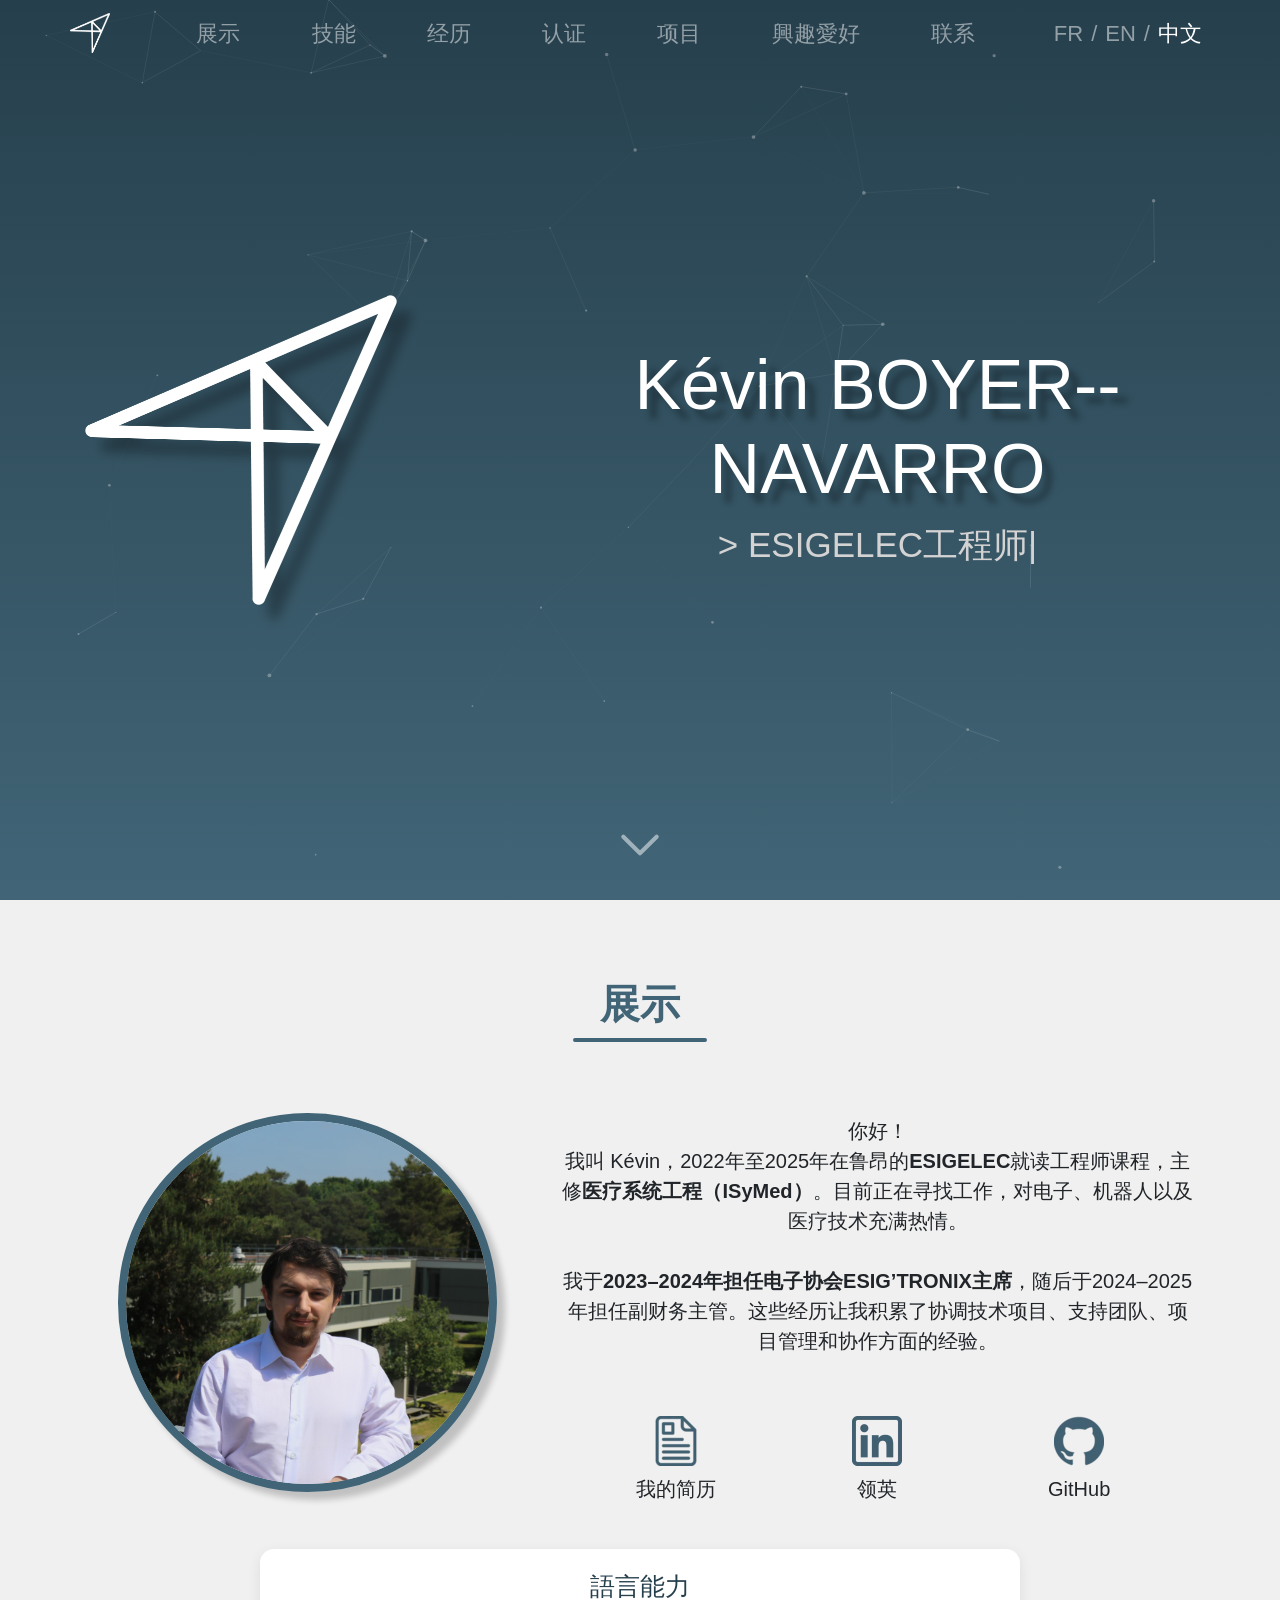
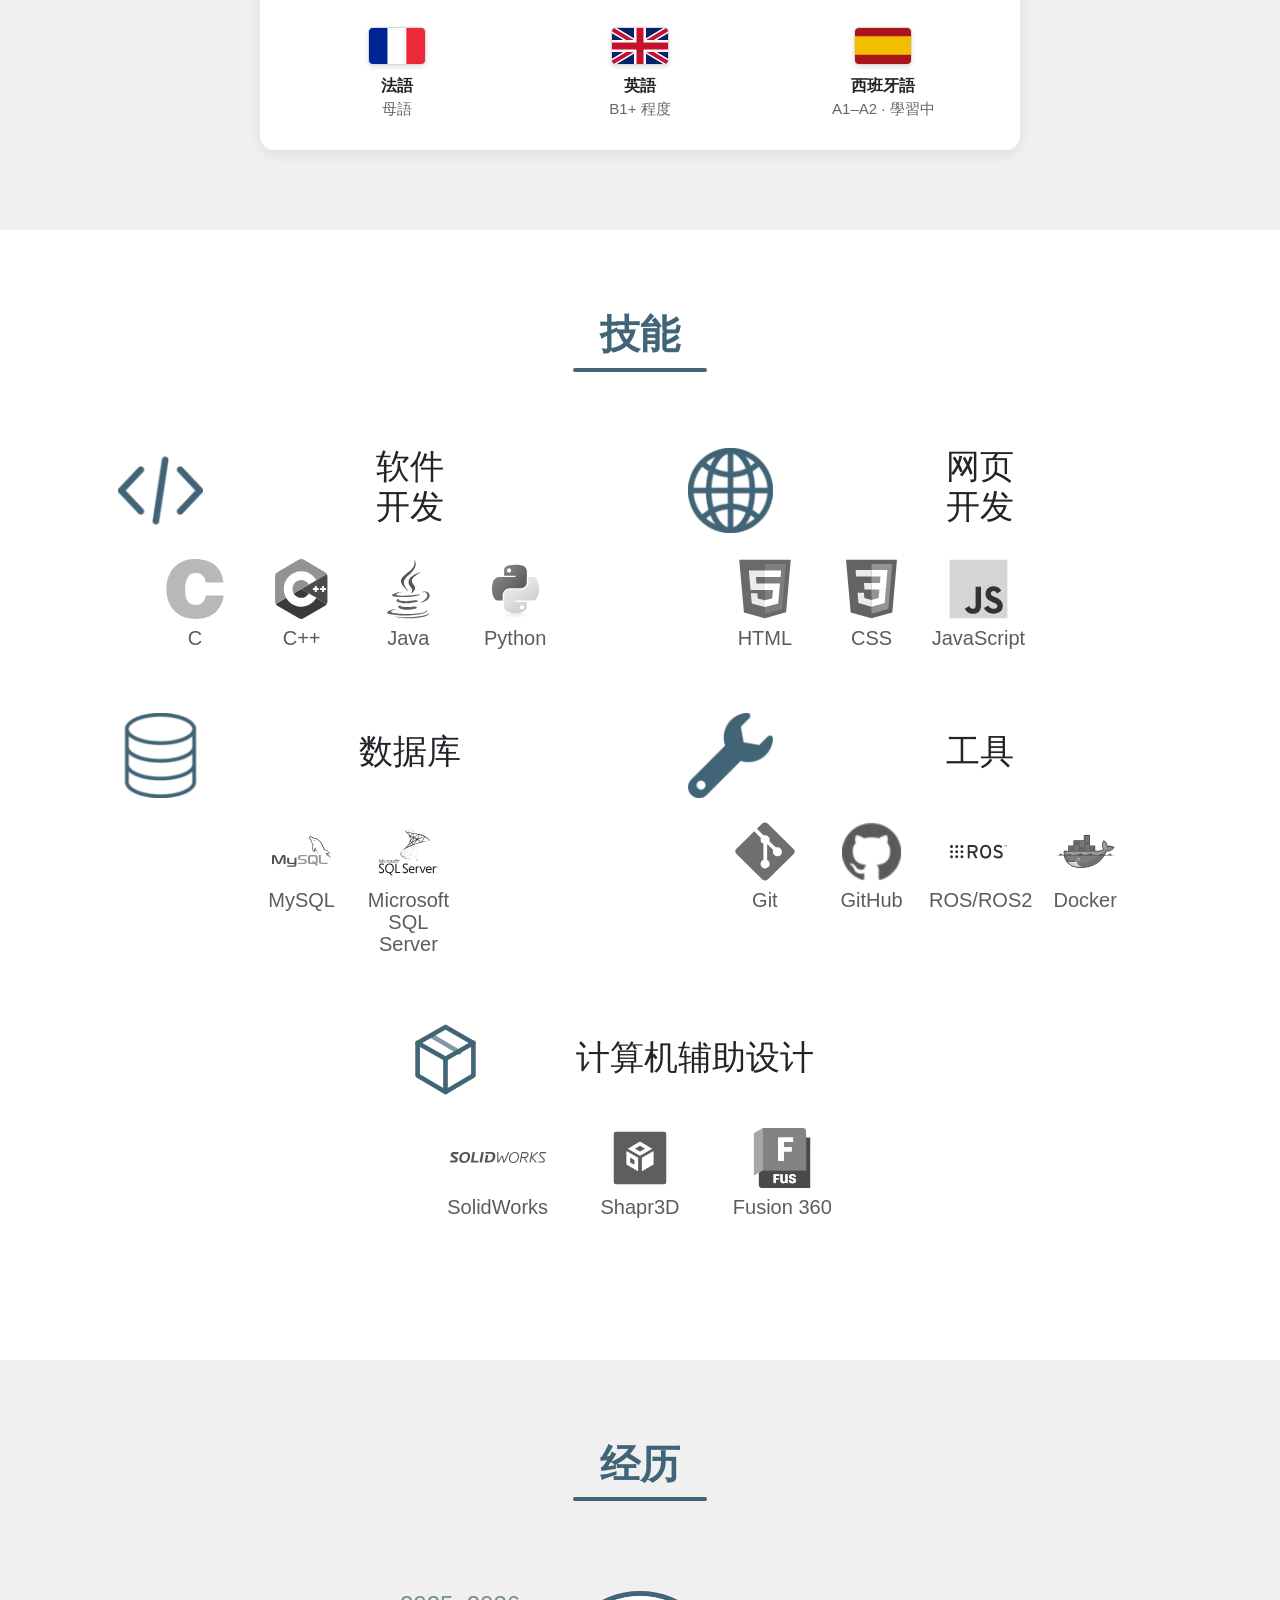
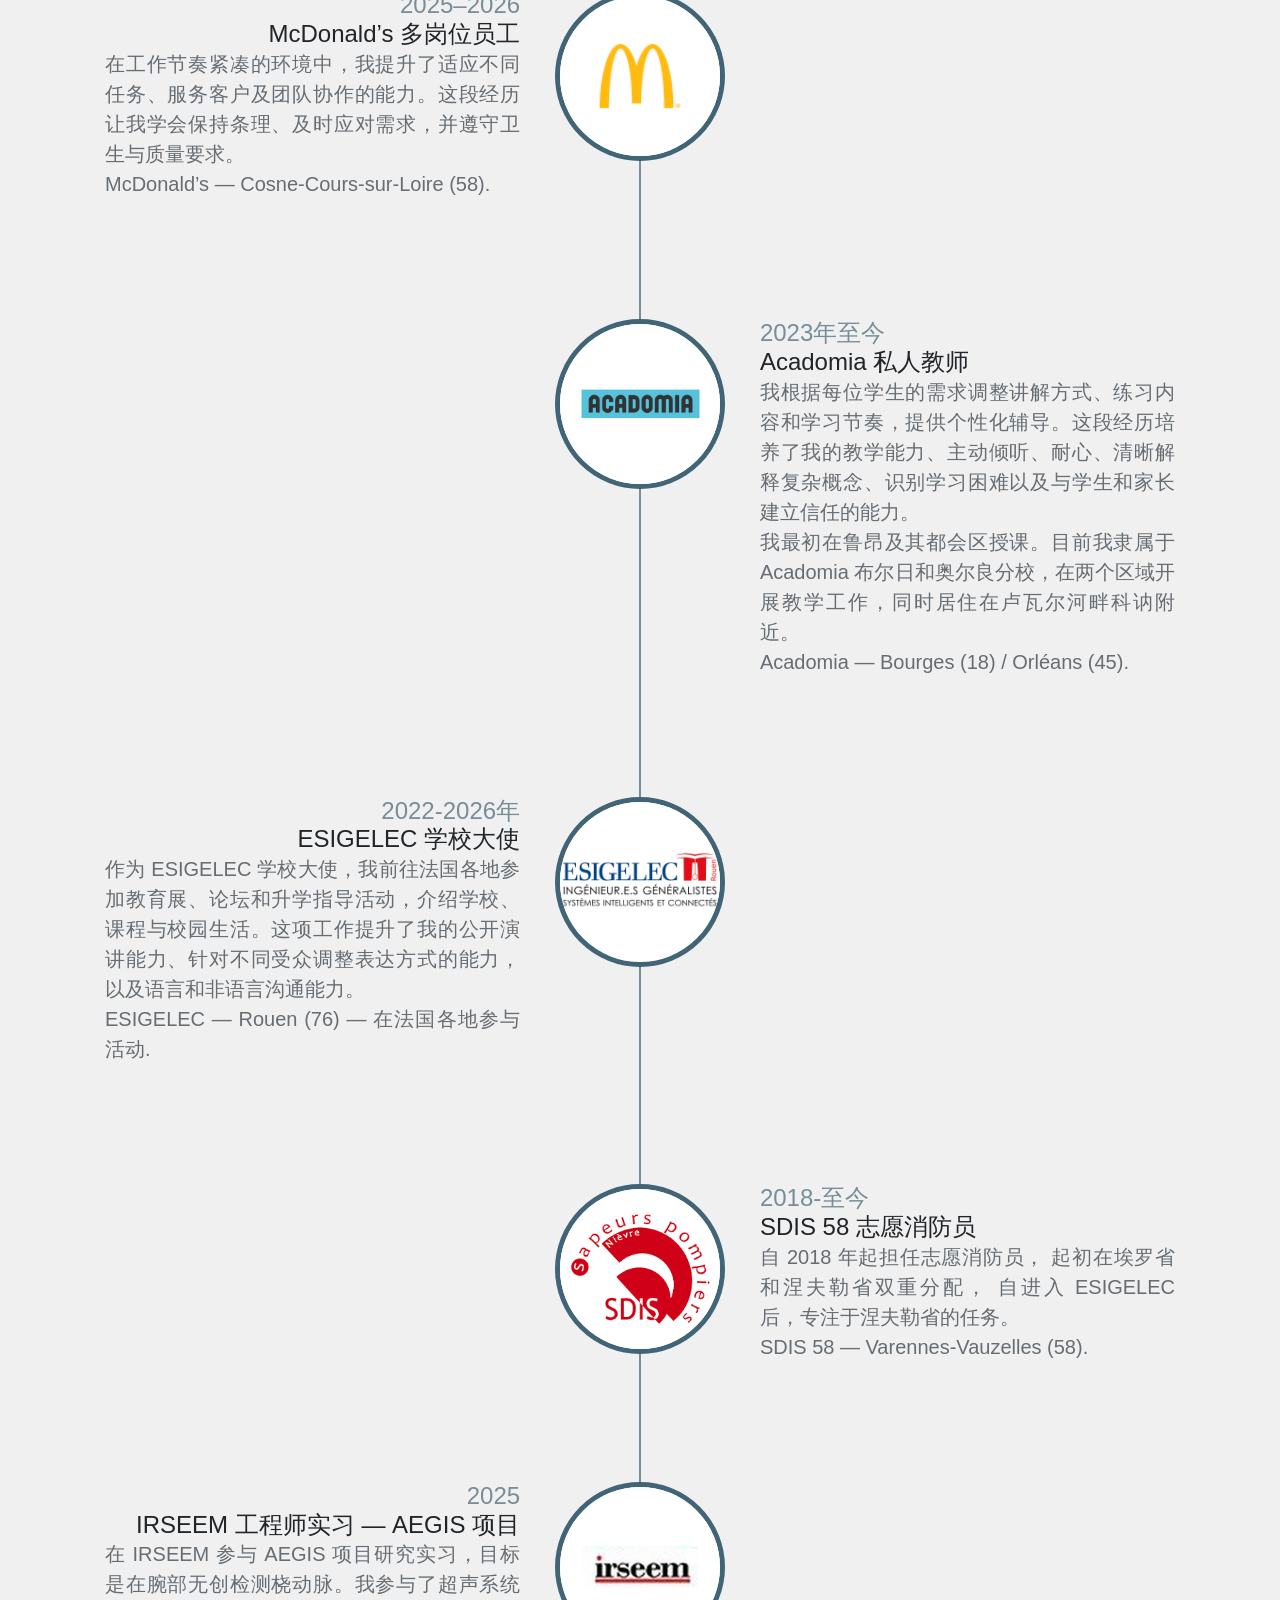
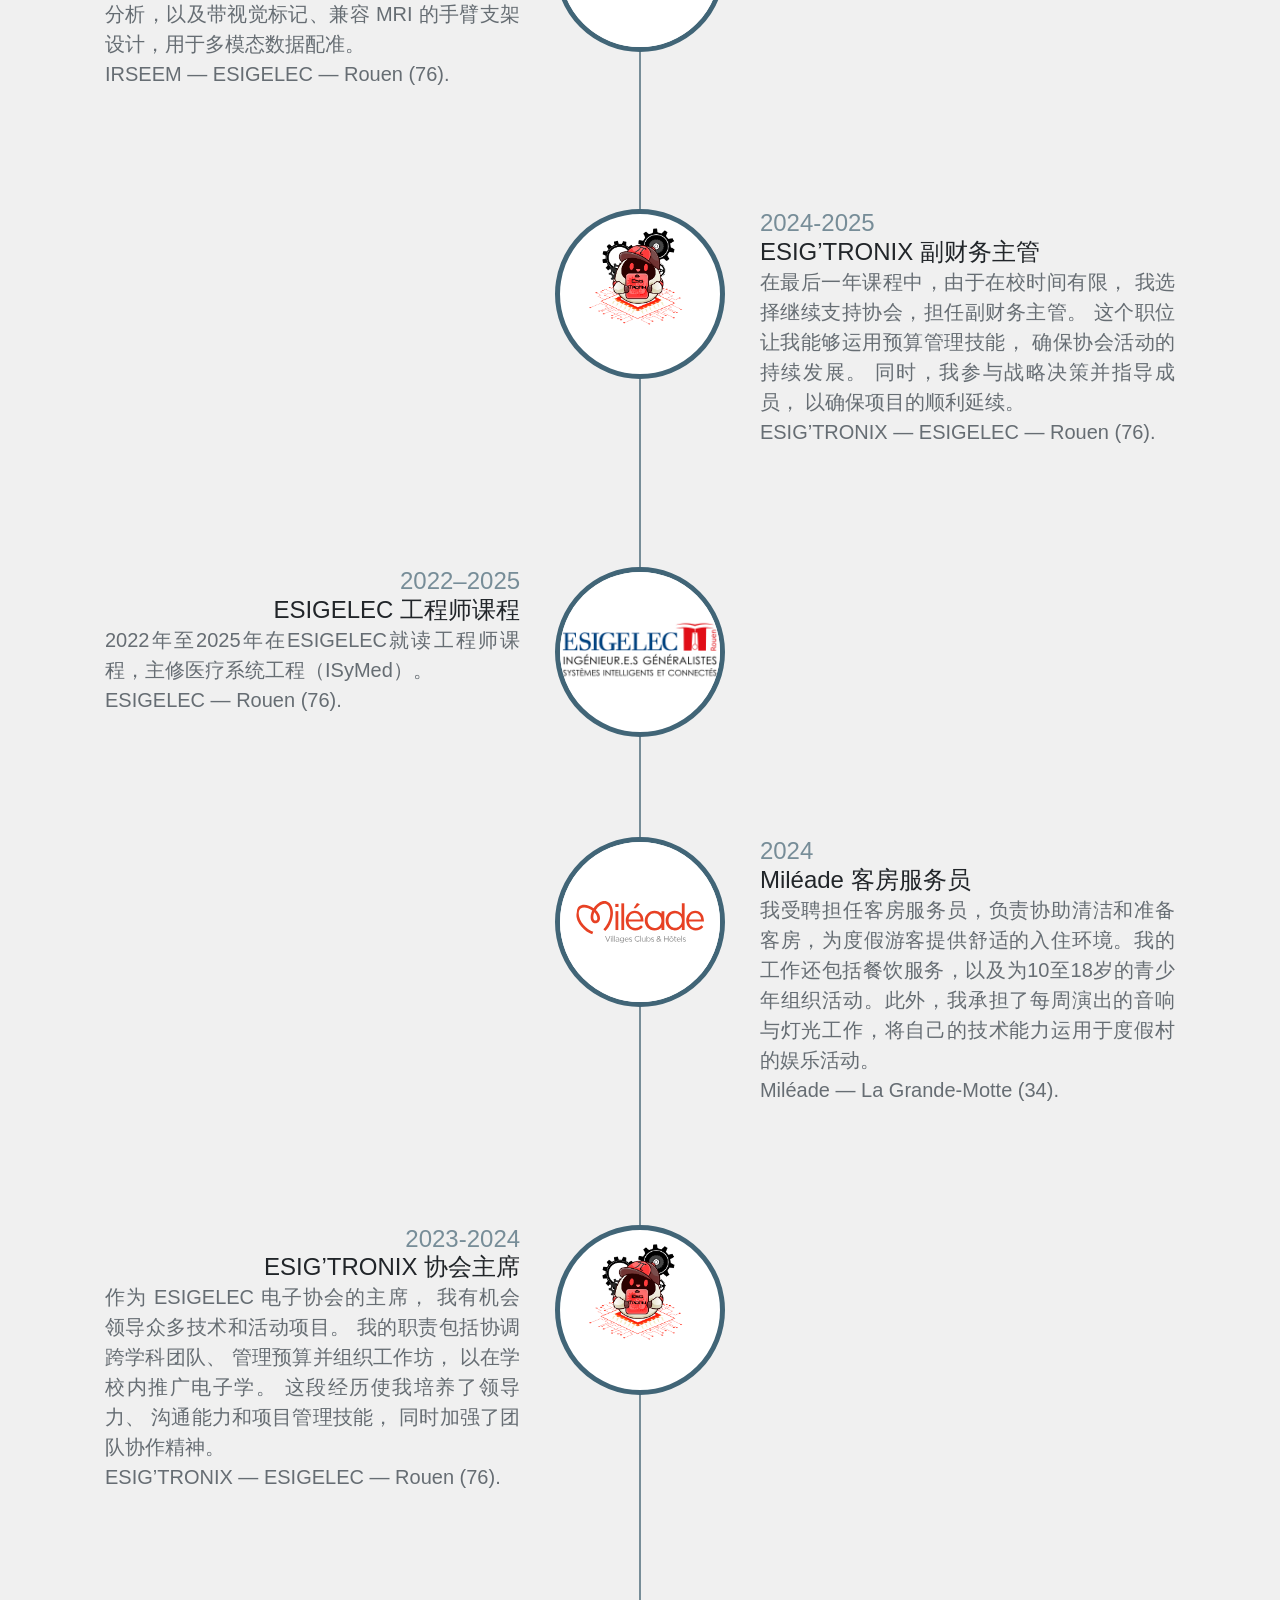
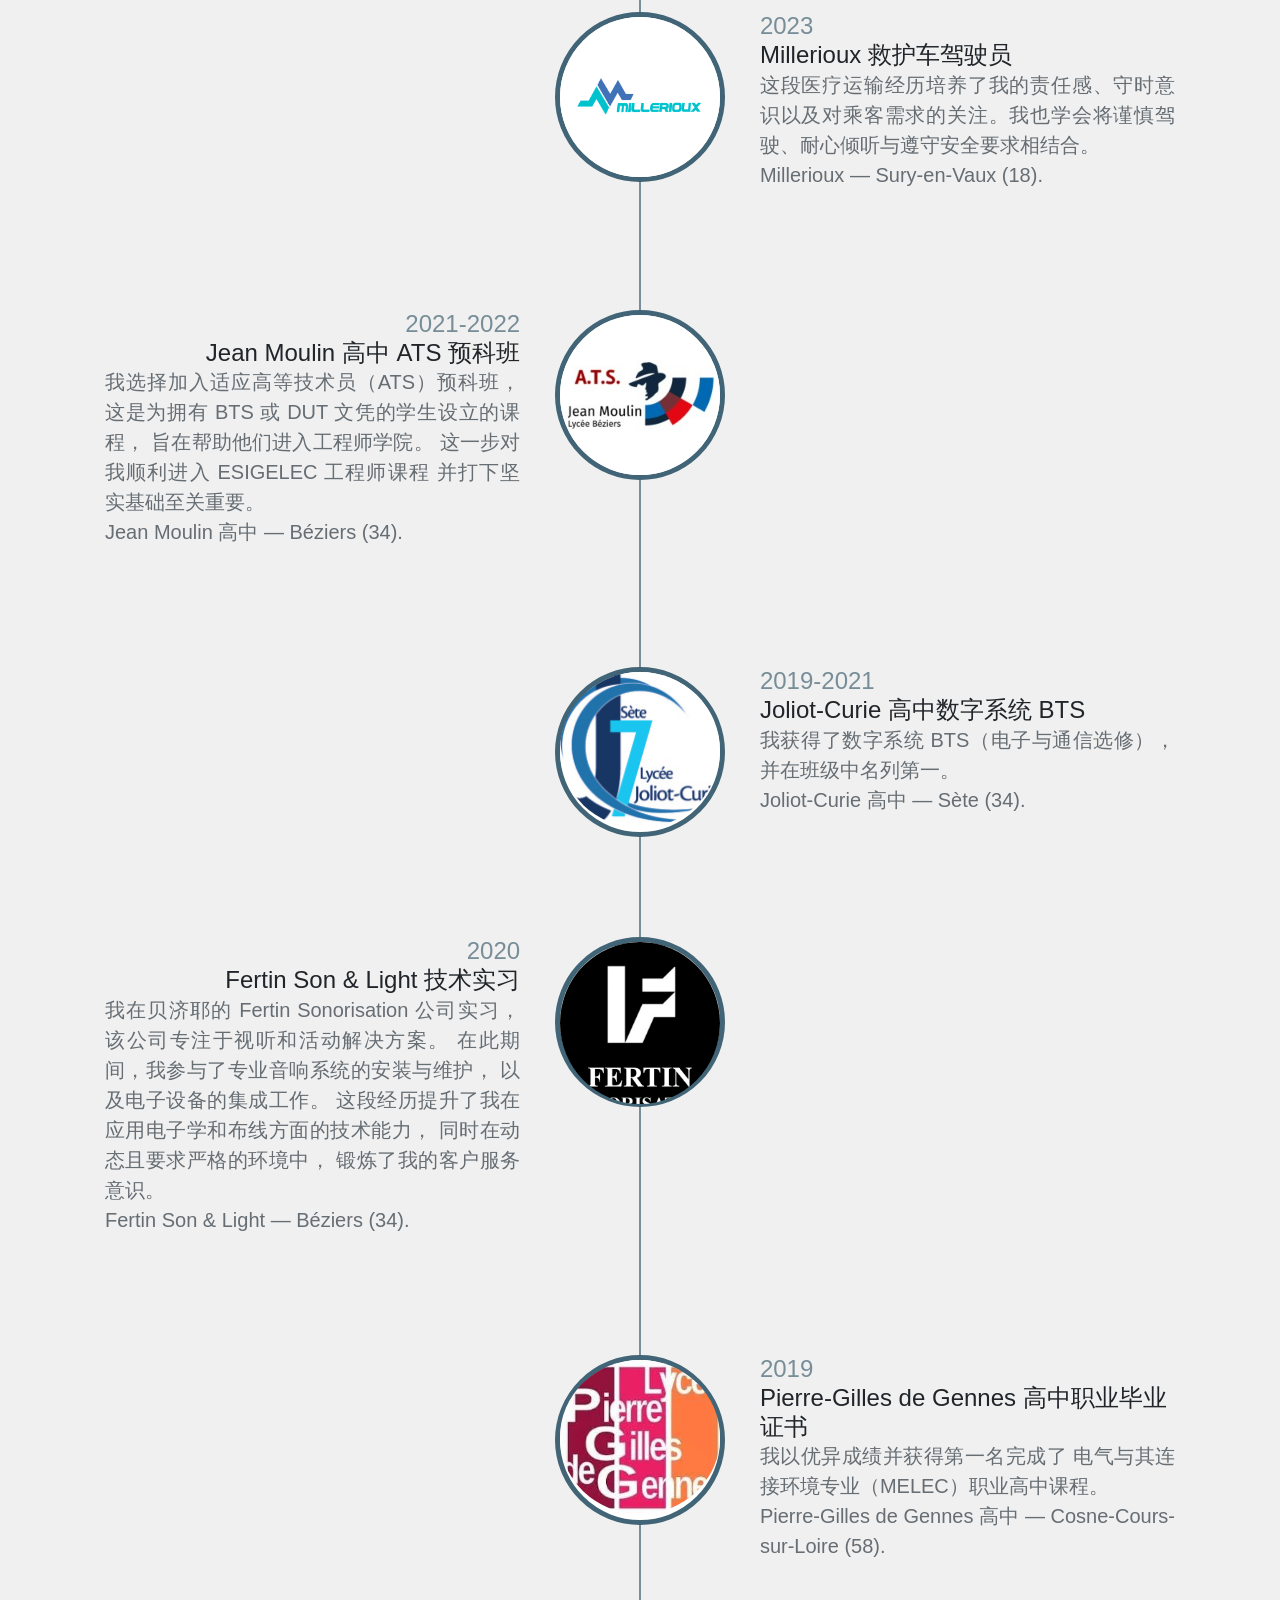
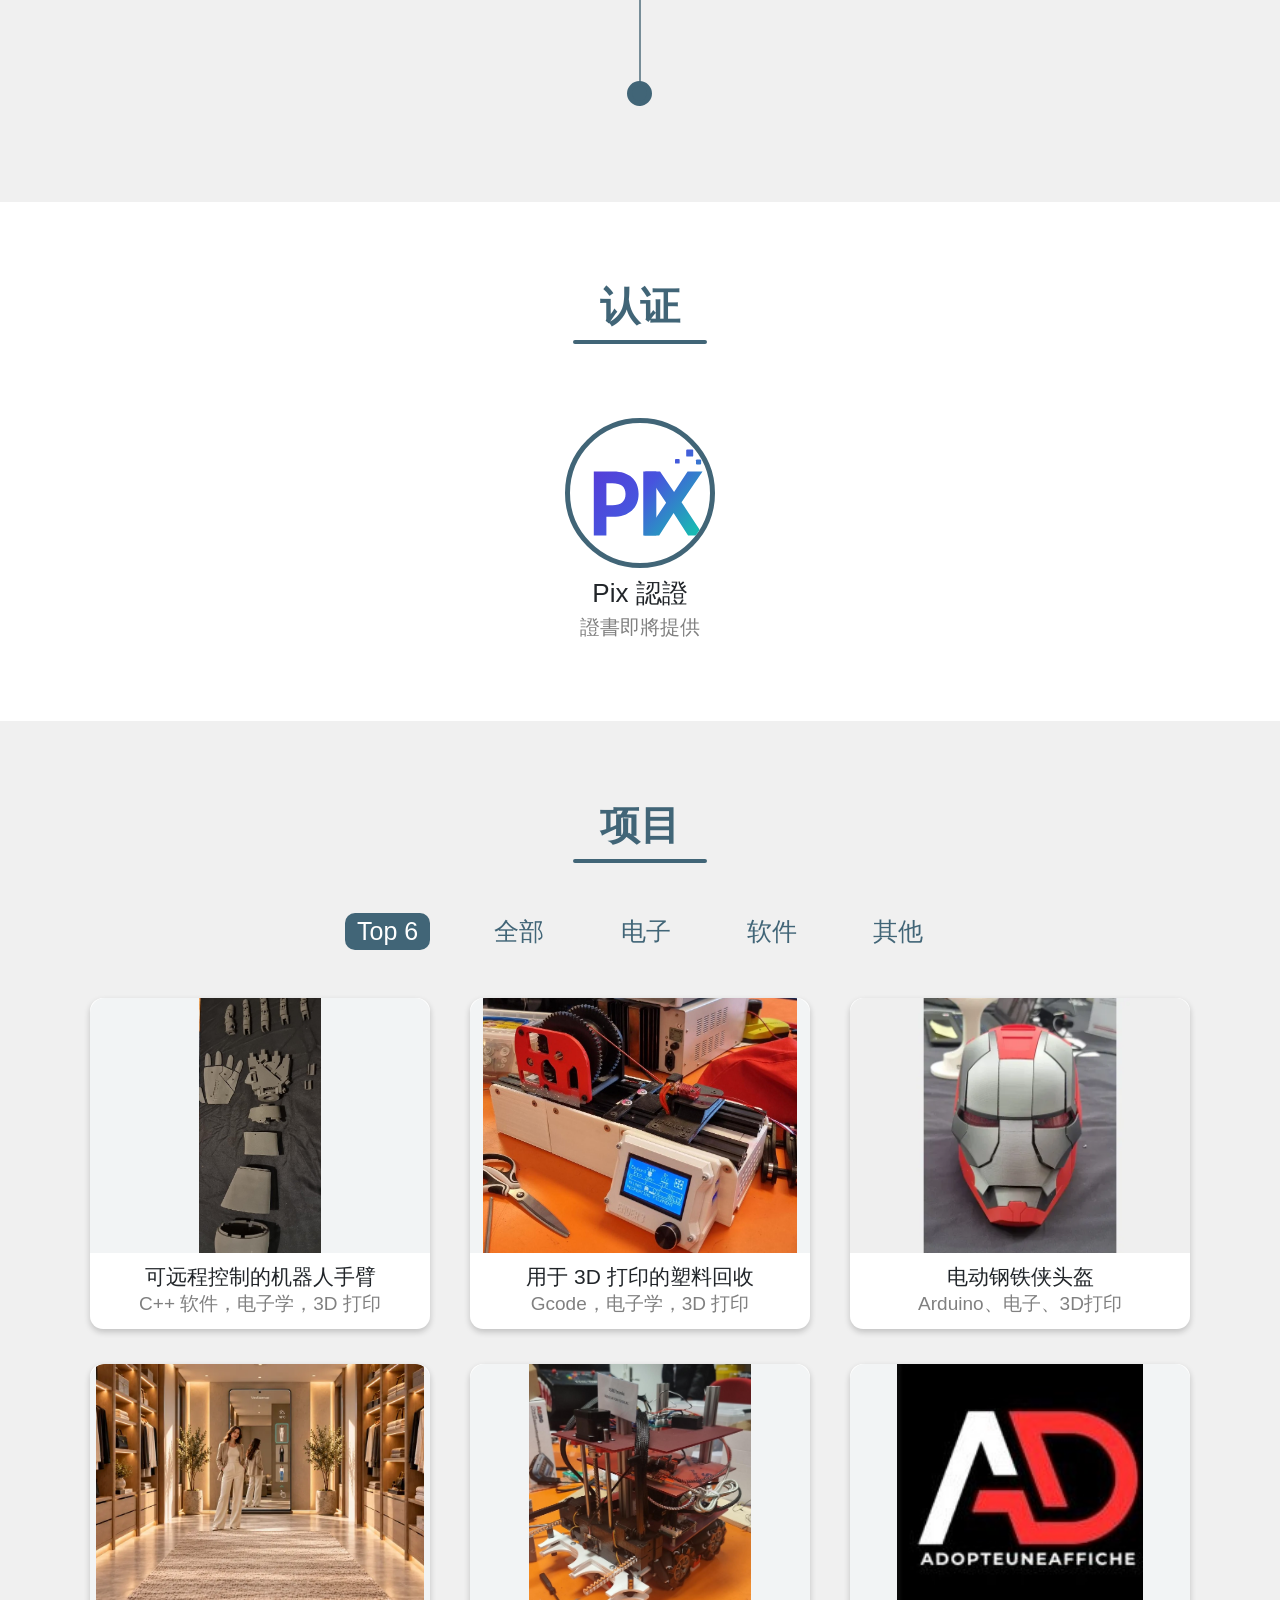
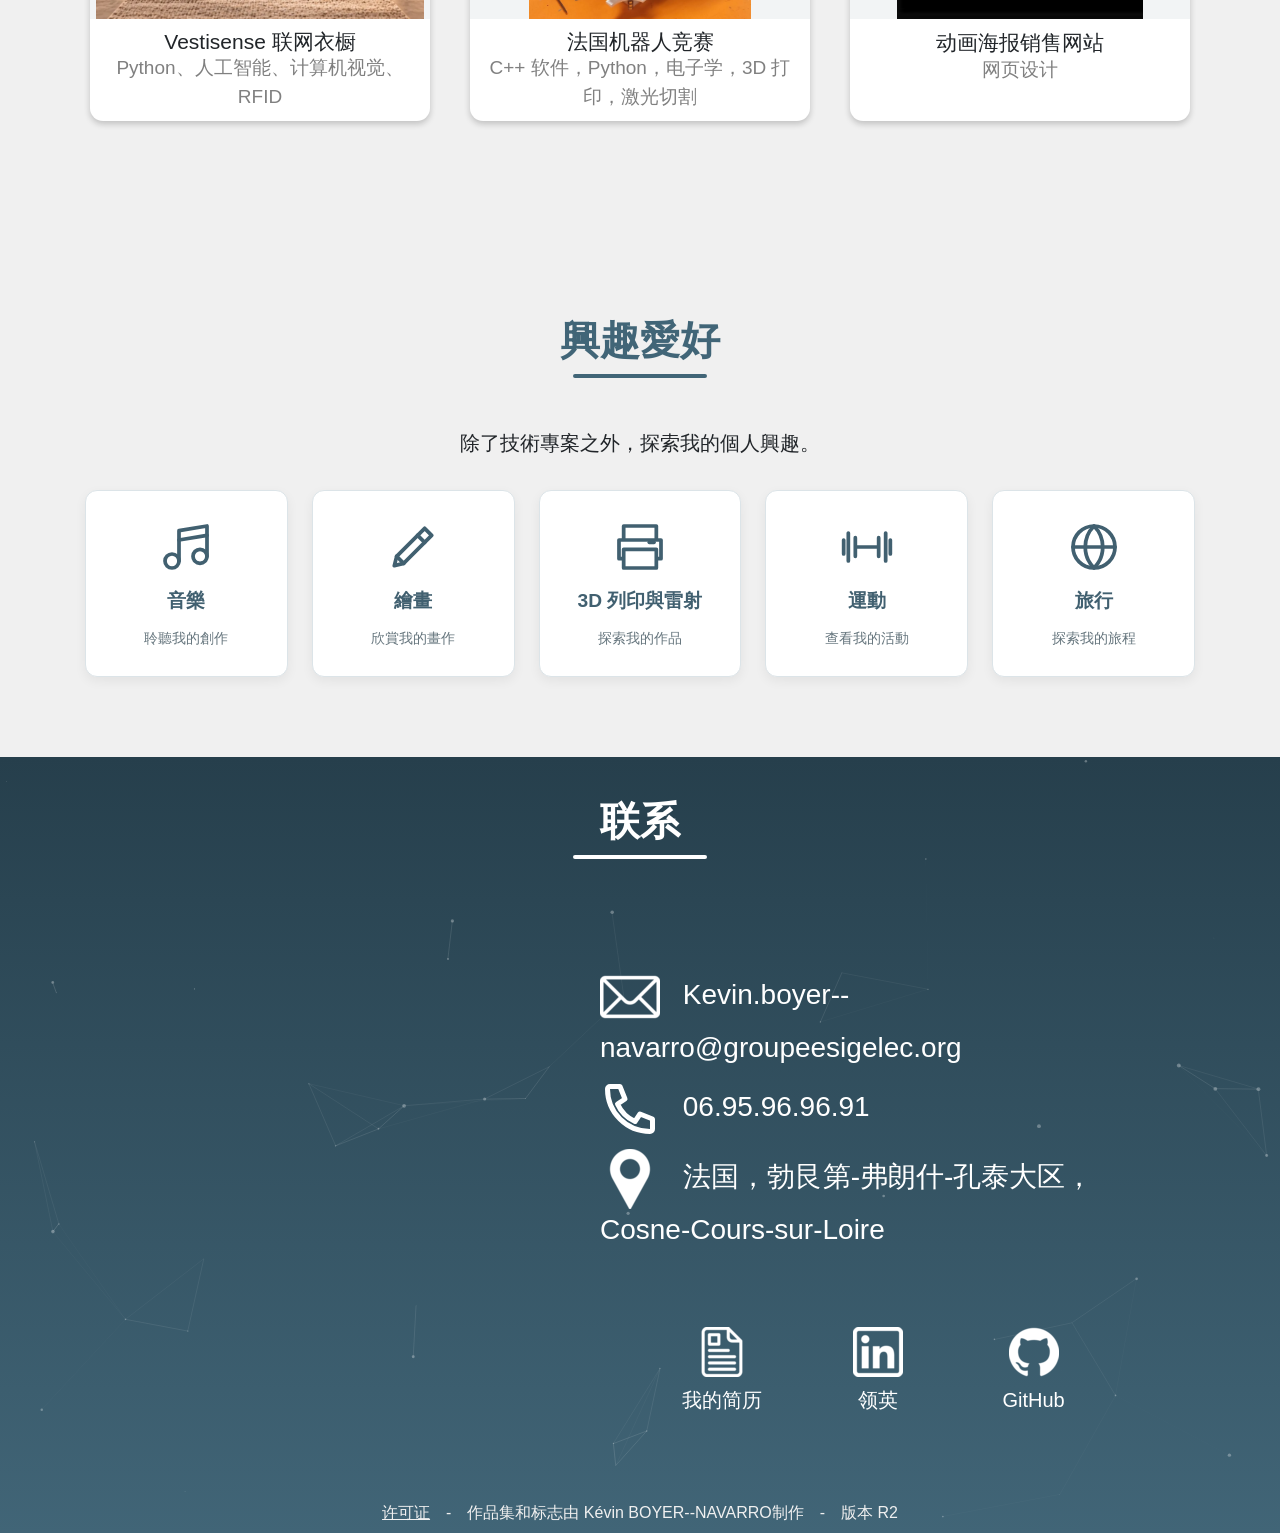
<file: site_ch.html>
<!DOCTYPE html>
<html lang="zh-Hans">
    <head>
        <!-- Meta tags -->
        <meta charset="utf-8">
        <meta name="viewport" content="width=device-width, initial-scale=1, shrink-to-fit=no">
        <meta name="theme-color" content="#ffffff">
        <meta name="author" content="Kévin BOYER--NAVARRO">
        <meta name="description" content="Kévin BOYER-NAVARRO的作品集：电子、机器人、医疗系统和3D打印。">
        <meta name="robots" content="index, noimageindex">

        <title>Kévin BOYER-NAVARRO作品集 — ISyMed、电子与机器人</title>

        <!-- Manifest and icons-->
        <link rel="apple-touch-icon" sizes="180x180" href="assets/favicons/apple-touch-icon.png">
        <link rel="icon" type="image/png" sizes="32x32" href="assets/favicons/favicon-32x32.png">
        <link rel="icon" type="image/png" sizes="16x16" href="assets/favicons/favicon-16x16.png">
        <link rel="manifest" href="site.webmanifest">

        <!-- Other languages -->
        <link rel="alternate" hreflang="fr" href="https://betamax58.github.io/Portefolio/site_fr.html">
        <link rel="alternate" hreflang="en" href="https://betamax58.github.io/Portefolio/site_en.html">
		<link rel="alternate" hreflang="zh-Hans" href="https://betamax58.github.io/Portefolio/site_ch.html">
        <link rel="alternate" hreflang="x-default" href="https://betamax58.github.io/Portefolio/">

        <link rel="canonical" href="https://betamax58.github.io/Portefolio/site_ch.html">

        <!-- CSS -->
        <link rel="stylesheet" href="css/lib/bootstrap-4.5.3.min.css">
        <link rel="stylesheet" href="css/lib/animate.compat.min.css">
        <link rel="stylesheet" href="css/app.css?v=20261003-career-justify">

        <!-- jQuery and JS bundle w/ Popper.js -->
        <script src="js/lib/jquery-3.5.1.slim.min.js" defer></script>
        <script src="js/lib/bootstrap-4.5.3.bundle.min.js" defer></script>
    
        <!-- Particles.js, Typed.js, Parallax.js and Wow.js -->
        <script src="js/lib/particles.min.js" defer></script>
        <script src="js/lib/typed.min.js" defer></script>
        <script src="js/lib/parallax.min.js" defer></script>
        <script src="js/lib/wow.min.js" defer></script>

        <!-- Main script -->
        <script src="js/app_ch.js?v=20261003-labo-resources" defer></script>
    <style>
.hobbies-grid{display:grid;grid-template-columns:repeat(4,minmax(0,1fr));gap:24px;margin-top:32px}
.hobby-card{width:100%;border:1px solid #dce4e8;border-radius:12px;background:#fff;color:#416070;padding:28px 16px;display:flex;flex-direction:column;align-items:center;gap:12px;cursor:pointer;box-shadow:0 4px 12px rgba(0,0,0,.06);transition:transform .2s,box-shadow .2s}
.hobby-card:hover,.hobby-card:focus-visible{transform:translateY(-4px);box-shadow:0 8px 20px rgba(65,96,112,.18);outline:2px solid #416070;outline-offset:3px}
.hobby-card svg{width:56px;height:56px;fill:none;stroke:currentColor;stroke-width:1.6;stroke-linecap:round;stroke-linejoin:round}
.hobby-card strong{font-size:1.2rem}.hobby-card span{font-size:.9rem;color:#65757d;line-height:1.4}
.hobby-empty{padding:36px 16px;text-align:center;color:#65757d}.hobby-empty svg{width:64px;height:64px;fill:none;stroke:#416070;stroke-width:1.6;stroke-linecap:round;stroke-linejoin:round;margin-bottom:20px}
@media(max-width:767px){.hobbies-grid{grid-template-columns:repeat(2,minmax(0,1fr));gap:16px}.hobby-card{padding:24px 12px}}
@media(prefers-reduced-motion:reduce){.hobby-card{transition:none}.hobby-card:hover,.hobby-card:focus-visible{transform:none}}
.music-library{max-height:70vh;overflow-y:auto}.music-track{padding:16px 0;border-bottom:1px solid #dce4e8}.music-track:last-child{border-bottom:0}.music-track h5{font-size:1rem;margin-bottom:10px}.music-track audio{display:block;width:100%}.hobbies-grid{grid-template-columns:repeat(auto-fit,minmax(180px,1fr))}@media(max-width:767px){.hobbies-grid{grid-template-columns:repeat(2,minmax(0,1fr))}}
</style>
    <style id="hobby-gallery-refresh">
#hobby-1 .drawing-gallery,#hobby-2 .maker-grid{display:grid!important;grid-template-columns:repeat(3,minmax(0,1fr))!important;gap:12px!important}
#hobby-1 .drawing-gallery a,#hobby-2 .maker-grid a,#hobby-3 .sport-grid a,#hobby-4 .travel-grid a{position:relative;display:block;aspect-ratio:1;background:#eef0f3;border-radius:10px;overflow:hidden;cursor:zoom-in}
#hobby-1 .drawing-gallery img,#hobby-2 .maker-grid img{width:100%!important;height:100%!important;object-fit:contain!important;padding:6px;background:#eef0f3!important}
.gallery-play{position:absolute;inset:0;display:grid;place-items:center;font-size:38px;color:white;text-shadow:0 2px 8px #000;background:#0002}
.media-zoom{position:fixed;inset:0;z-index:99999;background:#10131aef;display:flex;align-items:center;justify-content:center;padding:48px 20px}
.media-zoom img{max-width:100%;max-height:90vh;object-fit:contain}.media-zoom iframe{width:min(850px,100%);height:85vh;border:0}.media-zoom button{position:absolute;right:18px;top:12px;color:white;background:none;border:0;font-size:36px}
.music-library{background:#f4f6fa}.music-track{display:grid;grid-template-columns:36px minmax(0,1fr);gap:4px 12px;padding:14px!important;margin:0 0 10px!important;background:white;border:1px solid #e2e6ef;border-radius:12px}.track-number{grid-row:1/3;align-self:center;color:#7b879c;font-weight:700;font-size:18px}.music-track h5{margin:0;font-size:16px}.music-track audio{width:100%;height:34px;margin-top:6px}.music-library>p{color:#59657a;font-size:14px}
</style><style id="gallery-navigation">
.media-zoom .zoom-nav{top:50%;transform:translateY(-50%);right:auto;width:48px;height:64px;background:#0007;border-radius:8px;font-size:48px;line-height:1;z-index:2}
.media-zoom .zoom-prev{left:10px}.media-zoom .zoom-next{right:10px}.media-zoom .zoom-close{z-index:3}.zoom-count{position:absolute;bottom:12px;left:50%;transform:translateX(-50%);color:white;background:#0008;padding:4px 12px;border-radius:20px;z-index:2}.media-zoom .zoom-media{max-width:calc(100% - 70px);touch-action:pan-y pinch-zoom}
@media(max-width:600px){.media-zoom{padding:48px 6px}.media-zoom .zoom-nav{width:36px;height:52px;font-size:38px}.media-zoom .zoom-prev{left:4px}.media-zoom .zoom-next{right:4px}.media-zoom .zoom-media{max-width:calc(100% - 60px)}}
</style><style id="sport-gallery-layout">#hobby-3 .sport-grid{display:grid;grid-template-columns:repeat(3,minmax(0,1fr));gap:12px}#hobby-3 .sport-grid a,#hobby-4 .travel-grid a{position:relative;display:block;aspect-ratio:1;background:#eef0f3;border-radius:10px;overflow:hidden;cursor:zoom-in}#hobby-3 .sport-grid img{width:100%;height:100%;object-fit:contain;padding:6px}</style><style id="travel-gallery-layout">#hobby-4 .travel-grid{display:grid;grid-template-columns:repeat(3,minmax(0,1fr));gap:12px}#hobby-4 .travel-grid a{display:block;aspect-ratio:1;background:#eef0f3;border-radius:10px;overflow:hidden;cursor:zoom-in}#hobby-4 .travel-grid img{width:100%;height:100%;object-fit:contain;padding:6px}</style></head>

    <body data-spy="scroll" data-target=".navbar-center" data-offset="80">
        <!-- NAVBAR -->
        <nav class="navbar navbar-dark bg-blue-scrolled fixed-top navbar-expand-lg" role="navigation">
            <a class="navbar-brand d-lg-none" href="#">
                <img src="assets/logo_white.webp" width="40" height="40" alt="Kévin BOYER-NAVARRO标志">
            </a>
            <button class="navbar-toggler" type="button" data-toggle="collapse" data-target="#navbarSupportedContent" aria-controls="navbarSupportedContent" aria-expanded="false" aria-label="Toggle navigation">
                <span class="navbar-toggler-icon"></span>
            </button>
            
            <div class="collapse navbar-collapse justify-content-between" id="navbarSupportedContent">
                <div class="navbar-side navbar-nav d-none d-lg-flex">
                    <a class="navbar-brand nav-item" href="#">
                        <img src="assets/logo_white.webp" width="40" height="40" alt="Kévin BOYER-NAVARRO标志">
                    </a>
                </div>
                <div class="navbar-center navbar-nav justify-content-around">
                    <a class="nav-item nav-link animated slideInDown delay-200ms" href="#presentation">展示</a>
                    <a class="nav-item nav-link animated slideInDown delay-300ms" href="#skills">技能</a>
                    <a class="nav-item nav-link animated slideInDown delay-400ms" href="#career">经历</a>
                    <a class="nav-item nav-link animated slideInDown delay-500ms" href="#certifications">认证</a>
                    <a class="nav-item nav-link animated slideInDown delay-600ms" href="#projects">项目</a>
                    <a class="nav-item nav-link animated slideInDown delay-650ms" href="#hobbies">興趣愛好</a>
                    <a class="nav-item nav-link animated slideInDown delay-700ms" href="#contact">联系</a>
                </div>
                <div class="navbar-side navbar-lang navbar-nav flex-row animated slideInDown delay-800ms">
                    <a class="nav-item nav-link" href="site_fr.html">FR</a>
                    <span> / </span>
                    <a class="nav-item nav-link" href="site_en.html">EN</a>
					<span> / </span>
                    <a class="nav-item nav-link active" href="site_ch.html">中文</a>
                </div>
            </div>
        </nav>

        <!-- HEADER -->
        <header class="container-fluid vh-100 p-0 position-relative">
            <div id="header-particles-bg" class="header-bg container-fluid vh-100 p-0 position-absolute"></div>
            <div class="header-overlay h-100 d-flex align-items-center">
                <div class="container">
                    <div class="row">
                        <div class="header-scene col-lg-5 d-flex justify-content-around justify-content-lg-start" data-relative-input="true">
                            <img class="header-logo" src="assets/logo_white.webp" data-depth="0.1" alt="Kévin BOYER-NAVARRO标志">
                        </div>
                        <div class="header-overlay-text col-lg text-center d-flex align-items-center flex-column mt-5">
                            <h1 class="header-overlay-title wow fadeIn" data-wow-delay="500ms">Kévin BOYER--NAVARRO</h1>
                            <div class="header-overlay-subtitle">
                                &gt; <span class="header-overlay-typed"></span>
                            </div>
                        </div>
                    </div>
                </div>
            </div>
            <div class="header-arrow-container position-relative d-flex justify-content-around">
                <a href="#presentation">
                    <img src="assets/arrow_down.svg" alt="continuer">
                </a>
            </div>
        </header>

        <!-- MAIN -->
        <main>
            <!-- PRESENTATION -->
            <section id="presentation" class="bg-gray">
                <div class="container">
                    <div class="section-header">
                        <h2 class="text-center">展示</h2>
                        <hr>
                    </div>

                    <div class="row align-items-center">
                        <div class="col-lg-5 d-flex justify-content-around">
                            <img src="assets/profile.webp" class="presentation-face" alt="Kévin BOYER-NAVARRO肖像"></img>
                        </div>
                        <div class="col-lg text-center mt-4 mt-0-lg">
							<p>你好！<br>我叫 Kévin，2022年至2025年在鲁昂的<strong>ESIGELEC</strong>就读工程师课程，主修<strong>医疗系统工程（ISyMed）</strong>。目前正在寻找工作，对电子、机器人以及医疗技术充满热情。<br><br>我于<strong>2023–2024年担任电子协会ESIG’TRONIX主席</strong>，随后于2024–2025年担任副财务主管。这些经历让我积累了协调技术项目、支持团队、项目管理和协作方面的经验。</p>
                            <div class="presentation-links container mt-md-5 mt-3 d-flex justify-content-around">
                                <a href="assets/documents/CV_Kevin_BOYER-NAVARRO_ZH-TW.pdf?v=20260930" target="_blank" class="presentation-links-item d-flex flex-column justify-content-around wow bounceInUp" data-wow-delay="100ms" rel="noopener noreferrer">
                                    <img src="assets/icons/cv.webp" class="mx-auto" alt="简历">
                                    <span class="mt-2">我的简历</span>
                                </a>
                                <a href="https://www.linkedin.com/in/kevin-boyer-navarro-763221236?utm_source=share&utm_campaign=share_via&utm_content=profile&utm_medium=ios_app" class="presentation-links-item d-flex flex-column justify-content-around wow bounceInUp" data-wow-delay="300ms">
                                    <img src="assets/icons/linkedin.webp"  class="mx-auto" alt="LinkedIn">
                                    <span class="mt-2">领英</span>
                                </a>
                                <a href="https://github.com/Betamax58" class="presentation-links-item d-flex flex-column justify-content-around wow bounceInUp" data-wow-delay="500ms">
                                    <img src="assets/icons/github.webp" class="mx-auto" alt="GitHub">
                                    <span class="mt-2">GitHub</span>
                                </a>
                            </div>
                        </div>
                    </div>
                    <div class="languages-strip mx-auto text-center wow fadeInUp" data-wow-delay="200ms">
                        <h3>語言能力</h3>
                        <div class="language-list d-flex justify-content-around">
                            <div class="language-item"><img src="assets/languages/france.svg" alt="法國國旗"><strong>法語</strong><span>母語</span></div>
                            <div class="language-item"><img src="assets/languages/united-kingdom.svg" alt="英國國旗"><strong>英語</strong><span>B1+ 程度</span></div>
                            <div class="language-item"><img src="assets/languages/spain.svg" alt="西班牙國旗"><strong>西班牙語</strong><span>A1–A2 · 學習中</span></div>
                        </div>
                    </div>
                </div>
            </section>

            <!-- SKILLS -->
            <section id="skills" class="bg-white">
                <div class="container">
                    <div class="section-header">
                        <h2 class="text-center">技能</h2>
                        <hr>
                    </div>

                    <div class="row justify-content-around justify-content-xlg-between">

                        <div class="skills-container col-md-5 my-4 text-center wow zoomIn" data-wow-delay="200ms">
                            <div class="skills-container-header d-flex align-items-center">
                                <img src="assets/icons/software_dev_skill.webp" class="mr-2 mr-lg-4" alt="icone développement logiciel">
                                <h3>软件<br>开发</h3>
                            </div>
                            <div class="skills-container-body mt-2 mx-sm-3 mx-md-1 mx-lg-3 mx-xl-4 row justify-content-between align-last-row">
                                <div class="skill col-3 d-flex flex-column px-1 py-2 py-sm-3 py-md-2 py-lg-3 justify-content-start">
                                    <img src="assets/icons/skills/c.svg" alt="icone langage C">
                                    <span class="mt-2">C</span>
                                </div>
                                <div class="skill col-3 d-flex flex-column px-1 py-2 py-sm-3 py-md-2 py-lg-3 justify-content-start">
                                    <img src="assets/icons/skills/cpp.svg" alt="icone langage C plus plus">
                                    <span class="mt-2">C++</span>
                                </div>
                                <div class="skill col-3 d-flex flex-column px-1 py-2 py-sm-3 py-md-2 py-lg-3 justify-content-start">
                                    <img src="assets/icons/skills/java.svg" alt="icone langage Java">
                                    <span class="mt-2">Java</span>
                                </div>
                                <div class="skill col-3 d-flex flex-column px-1 py-2 py-sm-3 py-md-2 py-lg-3 justify-content-start">
                                    <img src="assets/icons/skills/python.svg" alt="icone langage Python">
                                    <span class="mt-2">Python</span>
                                </div>
                            </div>
                        </div>

                        <div class="skills-container col-md-5 my-4 text-center wow zoomIn" data-wow-delay="300ms">
                            <div class="skills-container-header d-flex align-items-center">
                                <img src="assets/icons/web_dev_skill.webp" class="mr-2 mr-lg-4" alt="icone développement Web">
                                <h3>网页<br>开发</h3>

                            </div>
                            <div class="skills-container-body mt-2 mx-sm-3 mx-md-1 mx-lg-3 mx-xl-4 row justify-content-between align-last-row">
                                <div class="skill col-3 d-flex flex-column px-1 py-2 py-sm-3 py-md-2 py-lg-3 justify-content-start">
                                    <img src="assets/icons/skills/html.svg" alt="icone langage HTML">
                                    <span class="mt-2">HTML</span>
                                </div>
                                <div class="skill col-3 d-flex flex-column px-1 py-2 py-sm-3 py-md-2 py-lg-3 justify-content-start">
                                    <img src="assets/icons/skills/css.svg" alt="icone langage CSS">
                                    <span class="mt-2">CSS</span>
                                </div>
                                <div class="skill col-3 d-flex flex-column px-1 py-2 py-sm-3 py-md-2 py-lg-3 justify-content-start">
                                    <img src="assets/icons/skills/js.svg" alt="icone langage JS">
                                    <span class="mt-2">JavaScript</span>
                                </div>
                            </div>
                        </div>

                        <div class="skills-container col-md-5 my-4 text-center wow zoomIn" data-wow-delay="300ms">
                            <div class="skills-container-header d-flex align-items-center">
                                <img src="assets/icons/database_skill.webp" class="mr-2 mr-lg-4" alt="icone bases de données">
                                <h3>数据库</h3>
                            </div>
                            <div class="skills-container-body mt-2 mx-sm-3 mx-md-1 mx-lg-3 mx-xl-4 row justify-content-center">
                                <div class="skill col-3 d-flex flex-column px-1 py-2 py-sm-3 py-md-2 py-lg-3 justify-content-start">
                                    <img src="assets/icons/skills/mysql.svg" alt="icone MySQL">
                                    <span class="mt-2">MySQL</span>
                                </div>
                                <div class="skill col-3 d-flex flex-column px-1 py-2 py-sm-3 py-md-2 py-lg-3 justify-content-start">
                                    <img src="assets/icons/skills/sqlserver.svg" alt="icone SQL Server">
                                    <span class="mt-2">Microsoft SQL Server</span>
                                </div>
                            </div>
                        </div>

                        <div class="skills-container col-md-5 my-4 text-center wow zoomIn" data-wow-delay="400ms">
                            <div class="skills-container-header d-flex align-items-center">
                                <img src="assets/icons/tool_skill.webp" class="mr-2 mr-lg-4" alt="icone outils">
                                <h3>工具</h3>
                            </div>
                            <div class="skills-container-body mt-2 mx-sm-3 mx-md-1 mx-lg-3 mx-xl-4 row justify-content-between align-last-row">
                                <div class="skill col-3 d-flex flex-column px-1 py-2 py-sm-3 py-md-2 py-lg-3 justify-content-start">
                                    <img src="assets/icons/skills/git.svg" alt="icone logiciel Git">
                                    <span class="mt-2">Git</span>
                                </div>
                                <div class="skill col-3 d-flex flex-column px-1 py-2 py-sm-3 py-md-2 py-lg-3 justify-content-start">
                                    <img src="assets/icons/github.webp" alt="GitHub">
                                    <span class="mt-2">GitHub</span>
                                </div>
                                <div class="skill col-3 d-flex flex-column px-1 py-2 py-sm-3 py-md-2 py-lg-3 justify-content-start">
                                    <img src="assets/icons/skills/ros.svg" alt="ROS / ROS 2">
                                    <span class="mt-2">ROS/ROS2</span>
                                </div>
                                <div class="skill col-3 d-flex flex-column px-1 py-2 py-sm-3 py-md-2 py-lg-3 justify-content-start">
                                    <img src="assets/icons/skills/docker.svg" alt="Docker">
                                    <span class="mt-2">Docker</span>
                                </div>
                            </div>
                        </div>

                        <div class="skills-container col-md-5 my-4 text-center wow zoomIn" data-wow-delay="500ms">
                            <div class="skills-container-header d-flex align-items-center">
                                <img src="assets/icons/cad_skill.svg?v=20260930" class="mr-2 mr-lg-4" alt="计算机辅助设计图标">
                                <h3>计算机辅助设计</h3>
                            </div>
                            <div class="skills-container-body cad-skills mt-2 mx-sm-3 mx-md-1 mx-lg-3 mx-xl-4 row justify-content-between align-last-row">
                                <div class="skill col-4 d-flex flex-column px-1 py-2 py-sm-3 py-md-2 py-lg-3 justify-content-start">
                                    <img src="assets/icons/skills/solidworks.svg" alt="SolidWorks 标志">
                                    <span class="mt-2">SolidWorks</span>
                                </div>
                                <div class="skill col-4 d-flex flex-column px-1 py-2 py-sm-3 py-md-2 py-lg-3 justify-content-start">
                                    <img src="assets/icons/skills/shapr3d.svg?v=20260930" alt="Shapr3D 标志">
                                    <span class="mt-2">Shapr3D</span>
                                </div>
                                <div class="skill col-4 d-flex flex-column px-1 py-2 py-sm-3 py-md-2 py-lg-3 justify-content-start">
                                    <img src="assets/icons/skills/fusion360.svg" alt="Fusion 360 标志">
                                    <span class="mt-2">Fusion 360</span>
                                </div>
                            </div>
                        </div>

                    </div>

                </div>
            </section>

            <!-- CAREER -->
            <section id="career" class="bg-gray">
                <div class="container">
                    <div class="section-header">
                        <h2 class="text-center">经历</h2>
                        <hr>
                    </div>

                    <ul class="timeline p-0">
                        <li><div class="timeline-image wow bounceInUp"><img class="rounded-circle img-fluid career-company-logo" src="assets/career/mcdonalds.png" alt="多岗位员工 — McDonald’s"></div><div class="timeline-panel"><div class="timeline-heading"><h3 class="timeline-time">2025–2026</h3><h3>McDonald’s 多岗位员工</h3></div><div class="timeline-body"><p>在工作节奏紧凑的环境中，我提升了适应不同任务、服务客户及团队协作的能力。这段经历让我学会保持条理、及时应对需求，并遵守卫生与质量要求。<br/>
                                        <span class="text-nowrap">McDonald’s</span> — Cosne-Cours-sur-Loire (58).</p></div></div></li>
                        <li class="timeline-inverted">
							<div class="timeline-image wow bounceInUp">
								<img class="rounded-circle img-fluid career-company-logo" src="assets/career/acadomia.png" alt="Acadomia 标志" />
							</div>
							<div class="timeline-panel">
								<div class="timeline-heading">
									<h3 class="timeline-time">2023年至今</h3>
									<h3>Acadomia 私人教师</h3>
								</div>
								<div class="timeline-body">
									<p>我根据每位学生的需求调整讲解方式、练习内容和学习节奏，提供个性化辅导。这段经历培养了我的教学能力、主动倾听、耐心、清晰解释复杂概念、识别学习困难以及与学生和家长建立信任的能力。<br/> 我最初在鲁昂及其都会区授课。目前我隶属于 Acadomia 布尔日和奥尔良分校，在两个区域开展教学工作，同时居住在卢瓦尔河畔科讷附近。<br/>
                                        <span class="text-nowrap">Acadomia</span> — Bourges (18) / Orléans (45).</p>
								</div>
							</div>
						</li>
                        <li>
							<div class="timeline-image wow bounceInUp">
								<img class="rounded-circle img-fluid" src="assets/career/esigelec.webp" alt="ESIGELEC 标志" />
							</div>
							<div class="timeline-panel">
								<div class="timeline-heading">
									<h3 class="timeline-time">2022-2026年</h3>
									<h3>ESIGELEC 学校大使</h3>
								</div>
								<div class="timeline-body">
									<p>作为 ESIGELEC 学校大使，我前往法国各地参加教育展、论坛和升学指导活动，介绍学校、课程与校园生活。这项工作提升了我的公开演讲能力、针对不同受众调整表达方式的能力，以及语言和非语言沟通能力。<br/>
                                        <span class="text-nowrap">ESIGELEC</span> — Rouen (76) — 在法国各地参与活动.</p>
								</div>
							</div>
						</li>
                        <li class="timeline-inverted">
							<div class="timeline-image wow bounceInUp">
								<img class="rounded-circle img-fluid" src="assets/career/sdis.webp" alt="SDIS 58 标志" />
							</div>
							<div class="timeline-panel">
								<div class="timeline-heading">
									<h3 class="timeline-time">2018-至今</h3>
									<h3>SDIS 58 志愿消防员</h3>
								</div>
								<div class="timeline-body">
									<p>自 2018 年起担任志愿消防员， 起初在埃罗省和涅夫勒省双重分配， 自进入 ESIGELEC 后，专注于涅夫勒省的任务。<br/>
                                        <span class="text-nowrap">SDIS 58</span> — Varennes-Vauzelles (58).</p>
								</div>
							</div>
						</li>
                        <li>
							<div class="timeline-image wow bounceInUp">
								<img class="rounded-circle img-fluid" src="assets/career/irseem.png" alt="IRSEEM 标志" />
							</div>
							<div class="timeline-panel">
								<div class="timeline-heading">
									<h3 class="timeline-time">2025</h3>
									<h3>IRSEEM 工程师实习 — AEGIS 项目</h3>
								</div>
								<div class="timeline-body">
									<p>在 IRSEEM 参与 AEGIS 项目研究实习，目标是在腕部无创检测桡动脉。我参与了超声系统分析，以及带视觉标记、兼容 MRI 的手臂支架设计，用于多模态数据配准。<br/>
                                        <span class="text-nowrap">IRSEEM — ESIGELEC</span> — Rouen (76).</p>
								</div>
							</div>
						</li>
                        <li class="timeline-inverted">
							<div class="timeline-image wow bounceInUp">
								<img class="rounded-circle img-fluid" src="assets/career/tronix.webp" alt="Tronix 标志" />
							</div>
							<div class="timeline-panel">
								<div class="timeline-heading">
									<h3 class="timeline-time">2024-2025</h3>
									<h3>ESIG’TRONIX 副财务主管</h3>
								</div>
								<div class="timeline-body">
									<p>在最后一年课程中，由于在校时间有限， 我选择继续支持协会，担任副财务主管。 这个职位让我能够运用预算管理技能， 确保协会活动的持续发展。 同时，我参与战略决策并指导成员， 以确保项目的顺利延续。<br/>
                                        <span class="text-nowrap">ESIG’TRONIX — ESIGELEC</span> — Rouen (76).</p>
								</div>
							</div>
						</li>
                        <li>
							<div class="timeline-image wow bounceInUp">
								<img class="rounded-circle img-fluid" src="assets/career/esigelec.webp" alt="鲁昂 ESIGELEC 标志" />
							</div>
							<div class="timeline-panel">
								<div class="timeline-heading">
									<h3 class="timeline-time">2022–2025</h3>
									<h3>ESIGELEC 工程师课程</h3>
								</div>
								<div class="timeline-body">
									<p>2022年至2025年在ESIGELEC就读工程师课程，主修医疗系统工程（ISyMed）。<br/>
                                        <span class="text-nowrap">ESIGELEC</span> — Rouen (76).</p>
								</div>
							</div>
						</li>
                        <li class="timeline-inverted"><div class="timeline-image wow bounceInUp"><img class="rounded-circle img-fluid career-company-logo" src="assets/career/mileade.svg" alt="客房服务员 — Miléade"></div><div class="timeline-panel"><div class="timeline-heading"><h3 class="timeline-time">2024</h3><h3>Miléade 客房服务员</h3></div><div class="timeline-body"><p>我受聘担任客房服务员，负责协助清洁和准备客房，为度假游客提供舒适的入住环境。我的工作还包括餐饮服务，以及为10至18岁的青少年组织活动。此外，我承担了每周演出的音响与灯光工作，将自己的技术能力运用于度假村的娱乐活动。<br/>
                                        <span class="text-nowrap">Miléade</span> — La Grande-Motte (34).</p></div></div></li>
                        <li>
							<div class="timeline-image wow bounceInUp">
								<img class="rounded-circle img-fluid" src="assets/career/tronix.webp" alt="Tronix 标志" />
							</div>
							<div class="timeline-panel">
								<div class="timeline-heading">
									<h3 class="timeline-time">2023-2024</h3>
									<h3>ESIG’TRONIX 协会主席</h3>
								</div>
								<div class="timeline-body">
									<p>作为 ESIGELEC 电子协会的主席， 我有机会领导众多技术和活动项目。 我的职责包括协调跨学科团队、 管理预算并组织工作坊， 以在学校内推广电子学。 这段经历使我培养了领导力、 沟通能力和项目管理技能， 同时加强了团队协作精神。<br/>
                                        <span class="text-nowrap">ESIG’TRONIX — ESIGELEC</span> — Rouen (76).</p>
								</div>
							</div>
						</li>
                        <li class="timeline-inverted"><div class="timeline-image wow bounceInUp"><img class="rounded-circle img-fluid career-company-logo" src="assets/career/millerioux.png" alt="Millerioux"></div><div class="timeline-panel"><div class="timeline-heading"><h3 class="timeline-time">2023</h3><h3>Millerioux 救护车驾驶员</h3></div><div class="timeline-body"><p>这段医疗运输经历培养了我的责任感、守时意识以及对乘客需求的关注。我也学会将谨慎驾驶、耐心倾听与遵守安全要求相结合。<br/>
                                        <span class="text-nowrap">Millerioux</span> — Sury-en-Vaux (18).</p></div></div></li>
                        <li>
							<div class="timeline-image wow bounceInUp">
								<img class="rounded-circle img-fluid" src="assets/career/jean-moulin.webp" alt="Jean Moulin 标志" />
							</div>
							<div class="timeline-panel">
								<div class="timeline-heading">
									<h3 class="timeline-time">2021-2022</h3>
									<h3>Jean Moulin 高中 ATS 预科班</h3>
								</div>
								<div class="timeline-body">
									<p>我选择加入适应高等技术员（ATS）预科班， 这是为拥有 BTS 或 DUT 文凭的学生设立的课程， 旨在帮助他们进入工程师学院。 这一步对我顺利进入 ESIGELEC 工程师课程 并打下坚实基础至关重要。<br/>
                                        <span class="text-nowrap">Jean Moulin 高中</span> — Béziers (34).</p>
								</div>
							</div>
						</li>
                        <li class="timeline-inverted">
							<div class="timeline-image wow bounceInUp">
								<img class="rounded-circle img-fluid" src="assets/career/joliot.webp" alt="Joliot Curie 高中标志" />
							</div>
							<div class="timeline-panel">
								<div class="timeline-heading">
									<h3 class="timeline-time">2019-2021</h3>
									<h3>Joliot-Curie 高中数字系统 BTS</h3>
								</div>
								<div class="timeline-body">
									<p>我获得了数字系统 BTS（电子与通信选修）， 并在班级中名列第一。<br/>
                                        <span class="text-nowrap">Joliot-Curie 高中</span> — Sète (34).</p>
								</div>
							</div>
						</li>
                        <li>
							<div class="timeline-image wow bounceInUp">
								<img class="rounded-circle img-fluid" src="assets/career/fertin.webp" alt="Fertin 公司标志" />
							</div>
							<div class="timeline-panel">
								<div class="timeline-heading">
									<h3 class="timeline-time">2020</h3>
									<h3>Fertin Son &amp; Light 技术实习</h3>
								</div>
								<div class="timeline-body">
									<p>我在贝济耶的 Fertin Sonorisation 公司实习， 该公司专注于视听和活动解决方案。 在此期间，我参与了专业音响系统的安装与维护， 以及电子设备的集成工作。 这段经历提升了我在应用电子学和布线方面的技术能力， 同时在动态且要求严格的环境中， 锻炼了我的客户服务意识。<br/>
                                        <span class="text-nowrap">Fertin Son &amp; Light</span> — Béziers (34).</p>
								</div>
							</div>
						</li>
                        <li class="timeline-inverted">
							<div class="timeline-image wow bounceInUp">
								<img class="rounded-circle img-fluid" src="assets/career/pgdg.webp" alt="Pierre Gilles de Gennes 高中标志" />
							</div>
							<div class="timeline-panel">
								<div class="timeline-heading">
									<h3 class="timeline-time">2019</h3>
									<h3>Pierre-Gilles de Gennes 高中职业毕业证书</h3>
								</div>
								<div class="timeline-body">
									<p>我以优异成绩并获得第一名完成了 电气与其连接环境专业（MELEC）职业高中课程。<br/>
                                        <span class="text-nowrap">Pierre-Gilles de Gennes 高中</span> — Cosne-Cours-sur-Loire (58).</p>
								</div>
							</div>
						</li>
                        <li class="timeline-end">
							<div class="timeline-image timeline-end-circle"></div>
						</li>
                    </ul>  
                </div>
            </section>

            <!-- CERTIFICATIONS -->
            <section id="certifications" class="bg-white">
                <div class="container">
                    <div class="section-header">
                        <h2 class="text-center">认证</h2>
                        <hr>
                    </div>
					<!--

                    <div class="row mx-0 justify-content-around">
                        <div class="certif-container col-6 col-sm-5 col-md-3 d-flex flex-column wow zoomIn" data-wow-delay="100ms">
                            <img src="assets/certifications/voltaire.webp" class="mx-auto" alt="logo certification voltaire">
                            <div class="certif-label text-center">
                                <h4>Voltaire</h4>
                                <span>Niveau "Affaire"<br>Score : 785</span>
                            </div>
                        </div>

                        <div class="certif-container col-6 col-sm-5 col-md-3 d-flex flex-column wow zoomIn" data-wow-delay="200ms">
                            <img src="assets/certifications/toeic.webp" class="mx-auto" alt="logo certification toeic">
                            <div class="certif-label text-center">
                                <h4>TOEIC</h4>
                                <span>Niveau B2<br>Score : 965/990</span>
                            </div>
                        </div>

                        <div class="certif-container col-6 col-sm-5 col-md-3 d-flex flex-column wow zoomIn" data-wow-delay="300ms">
                            <img src="assets/certifications/azure_fundamentals.webp" class="mx-auto" alt="logo certification azure fundamentals">
                            <div class="certif-label text-center">
                                <h4>Microsoft Certified: Azure Fundamentals</h4>
                                <span>AZ-900</span>
                            </div>
                        </div>

                        <div class="certif-container col-6 col-sm-5 col-md-3 d-flex flex-column wow zoomIn" data-wow-delay="400ms">
                            <img src="assets/certifications/azure_developer.webp" class="mx-auto" alt="logo certification azure developer">
                            <div class="certif-label text-center">
                                <h4>Microsoft Certified: Azure Developer</h4>
                                <span>AZ-204</span>
                            </div>
                        </div>
						-->
						
                        <!--
                        <div class="certif-container col-6 col-sm-5 col-md-3 d-flex flex-column wow zoomIn" data-wow-delay="400ms">
                            <img src="assets/certifications/ccna.png" class="mx-auto" alt="logo certification ccna">
                            <div class="certif-label text-center">
                                <h4>Cisco CCNA 2</h4>
                                <span>Score : 90%</span>
                            </div>
                        </div>
                        -->

                        <div class="row mx-0 justify-content-around">
                            <div class="certif-container col-8 col-sm-5 col-md-3 d-flex flex-column wow zoomIn" data-wow-delay="100ms">
                                <a class="certif-logo-link" aria-disabled="true" tabindex="-1" aria-label="Pix 認證 — 證書即將提供" title="證書即將提供" onclick="return false;">
                                    <img src="assets/certifications/pix.svg" alt="Pix 認證標誌">
                                </a>
                                <div class="certif-label text-center">
                                    <h4>Pix 認證</h4>
                                    <span>證書即將提供</span>
                                </div>
                            </div>
                        </div>
                    </div>
                </div>
            </section>

            <!-- PROJECTS -->
            <section id="projects" class="bg-gray">
                <div class="container">
                    <div class="section-header">
                        <h2 class="text-center">项目</h2>
                        <hr>
                    </div>

					<ul class="projects-filters mx-auto p-0 d-flex justify-content-between">
						<li class="active" data-filter-name="selection" role="button" tabindex="0">Top 6</li>
						<li data-filter-name="all" role="button" tabindex="0">全部</li>
						<li data-filter-name="elec" role="button" tabindex="0">电子</li>
						<li data-filter-name="software" role="button" tabindex="0">软件</li>
						<li data-filter-name="other" role="button" tabindex="0">其他</li>
					</ul>

                    <div class="row mt-4 mt-sm-5 justify-content-between align-last-row">
						<div class="project-container col-12 col-sm-6 col-lg-4 wow zoomIn" data-wow-delay="100ms" data-project-name="inmoov" data-project-categories="['selection', 'all', 'elec', 'software']" role="button" tabindex="0">
							<div class="project-container-body d-flex flex-row flex-sm-column">
								<img src="assets/projects/inmoov/thumbnail.webp" alt="可远程控制的机器人手臂">
								<div class="project-container-title d-flex flex-column align-items-center justify-content-center text-center">
									<h4>可远程控制的机器人手臂</h4>
									<span>C++ 软件，电子学，3D 打印</span>
								</div>								
							</div>
						</div>

						<div class="project-container col-12 col-sm-6 col-lg-4" data-project-name="recreator" data-project-categories="['selection', 'all', 'elec', 'software']" role="button" tabindex="0">
							<div class="project-container-body d-flex flex-row flex-sm-column">
								<img src="assets/projects/recreator/thumbnail.webp" alt="用于 3D 打印的塑料回收">
								<div class="project-container-title d-flex flex-column align-items-center justify-content-center text-center">
									<h4>用于 3D 打印的塑料回收</h4>
									<span>Gcode，电子学，3D 打印</span>									
								</div>
							</div>
						</div>

                        <div class="project-container col-12 col-sm-6 col-lg-4 wow zoomIn" data-wow-delay="200ms" data-project-name="iron_man" data-project-categories="['selection', 'all', 'elec', 'software', 'other']" role="button" tabindex="0">
                            <div class="project-container-body d-flex flex-row flex-sm-column">
                                <img src="assets/projects/iron_man/thumbnail.webp" alt="电动钢铁侠头盔">
                                <div class="project-container-title d-flex flex-column align-items-center justify-content-center text-center">
                                    <h4>电动钢铁侠头盔</h4>
                                    <span>Arduino、电子、3D打印</span>
                                </div>
                            </div>
                        </div>

						<div class="project-container col-12 col-sm-6 col-lg-4 wow zoomIn" data-wow-delay="200ms" data-project-name="vestisense" data-project-categories="['selection', 'all', 'elec', 'software', 'other']" role="button" tabindex="0">
							<div class="project-container-body d-flex flex-row flex-sm-column">
								<img src="assets/projects/vestisense/thumbnail.webp" alt="Vestisense 联网衣橱">
								<div class="project-container-title d-flex flex-column align-items-center justify-content-center text-center">
									<h4>Vestisense 联网衣橱</h4>
									<span>Python、人工智能、计算机视觉、RFID</span>
								</div>								
							</div>
						</div>

						<div class="project-container col-12 col-sm-6 col-lg-4" data-project-name="horloge_bt" data-project-categories="['all', 'elec', 'software']" style="display: none;" role="button" tabindex="0">
							<div class="project-container-body d-flex flex-row flex-sm-column">
								<img src="assets/projects/horloge_bt/thumbnail.webp" alt="蓝牙时钟">
								<div class="project-container-title d-flex flex-column align-items-center justify-content-center text-center">
									<h4>蓝牙时钟</h4>
									<span>C++ 软件，电子学</span>
								</div>
							</div>
						</div>

                        <div class="project-container col-12 col-sm-6 col-lg-4 wow zoomIn" data-wow-delay="300ms" data-project-name="coupe_de_france" data-project-categories="['selection', 'all', 'elec', 'software']" role="button" tabindex="0">
							<div class="project-container-body d-flex flex-row flex-sm-column">
								<img src="assets/projects/coupe_de_france/thumbnail.webp" alt="法国机器人竞赛">
								<div class="project-container-title d-flex flex-column align-items-center justify-content-center text-center">
									<h4>法国机器人竞赛</h4>
									<span>C++ 软件，Python，电子学，3D 打印，激光切割</span>
								</div>
							</div>
						</div>

						<div class="project-container col-12 col-sm-6 col-lg-4 wow zoomIn" data-wow-delay="400ms" data-project-name="minecraft_serv" data-project-categories="['all', 'software', 'other']" role="button" tabindex="0" style="display: none;">
							<div class="project-container-body d-flex flex-row flex-sm-column">
								<img src="assets/projects/minecraft_serv/thumbnail.webp" alt="我的世界服务器">
								<div class="project-container-title d-flex flex-column align-items-center justify-content-center text-center">
									<h4>我的世界服务器</h4>
									<span>Linux，计算机配置</span>
								</div>
							</div>
						</div>

						<div class="project-container col-12 col-sm-6 col-lg-4 wow zoomIn" data-wow-delay="500ms" data-project-name="adopte_une_affiche" data-project-categories="['selection', 'all', 'software', 'other']" role="button" tabindex="0">
							<div class="project-container-body d-flex flex-row flex-sm-column">
								<img src="assets/projects/adopte_une_affiche/thumbnail.webp" alt="动画海报销售网站">
								<div class="project-container-title d-flex flex-column align-items-center justify-content-center text-center">
									<h4>动画海报销售网站</h4>
									<span>网页设计</span>
								</div>
							</div>
						</div>

						<div class="project-container col-12 col-sm-6 col-lg-4" data-project-name="volley_remote" data-project-categories="['all', 'software', 'elec']" style="display: none;" role="button" tabindex="0">
							<div class="project-container-body d-flex flex-row flex-sm-column">
								<img src="assets/projects/volley_remote/thumbnail.webp" alt="排球得分显示屏蓝牙控制台">
								<div class="project-container-title d-flex flex-column align-items-center justify-content-center text-center">
									<h4>排球得分显示屏蓝牙控制台</h4>
									<span>C++ 软件，电子学，3D 打印</span>
								</div>
							</div>
						</div>

						<div class="project-container col-12 col-sm-6 col-lg-4" data-project-name="trotinette" data-project-categories="['all', 'elec']" style="display: none;" role="button" tabindex="0">
							<div class="project-container-body d-flex flex-row flex-sm-column">
								<img src="assets/projects/trotinette/thumbnail.webp" alt="电动滑板车维修">
								<div class="project-container-title d-flex flex-column align-items-center justify-content-center text-center">
									<h4>电动滑板车维修</h4>
									<span>电子学</span>
								</div>
							</div>
						</div>

						<div class="project-container col-12 col-sm-6 col-lg-4" data-project-name="arcade_tronix" data-project-categories="['all', 'software', 'elec']" style="display: none;" role="button" tabindex="0">
							<div class="project-container-body d-flex flex-row flex-sm-column">
								<img src="assets/projects/arcade_tronix/thumbnail.webp" alt="街机游戏机创建">
								<div class="project-container-title d-flex flex-column align-items-center justify-content-center text-center">
									<h4>街机游戏机创建</h4>
									<span>Recalbox 软件，电子学</span>
								</div>
							</div>
						</div>

						<div class="project-container col-12 col-sm-6 col-lg-4 wow zoomIn" data-wow-delay="600ms" data-project-name="voix_centrale" data-project-categories="['all', 'elec', 'other']" role="button" tabindex="0" style="display: none;">
							<div class="project-container-body d-flex flex-row flex-sm-column">
								<img src="assets/projects/voix_centrale/thumbnail.webp" alt="高保真中央扬声器制作">
								<div class="project-container-title d-flex flex-column align-items-center justify-content-center text-center">
									<h4>高保真中央扬声器制作</h4>
									<span>木工，电子学</span>
								</div>
							</div>
						</div>

						                        <div class="project-container col-12 col-sm-6 col-lg-4" data-project-name="devis_ia" data-project-categories="['all', 'software']" style="display: none;" role="button" tabindex="0">
                            <div class="project-container-body d-flex flex-row flex-sm-column">
                                <img src="assets/projects/devis_ia/devis_ia_3.webp" alt="Devis IA 建筑行业智能报价">
                                <div class="project-container-title d-flex flex-column align-items-center justify-content-center text-center">
                                    <h4>Devis IA 建筑行业智能报价</h4>
                                    <span>人工智能、Web 应用、创业</span>
                                </div>
                            </div>
                        </div>

                        <div class="project-container col-12 col-sm-6 col-lg-4" data-project-name="labo_idees" data-project-categories="['all', 'software', 'elec', 'other']" style="display: none;" role="button" tabindex="0">
                            <div class="project-container-body d-flex flex-row flex-sm-column">
                                <img src="assets/projects/labo_idees/thumbnail.svg" alt="创意实验室">
                                <div class="project-container-title d-flex flex-column align-items-center justify-content-center text-center">
                                    <h4>创意实验室</h4>
                                    <span>编程、电子、机械</span>
                                </div>
                            </div>
                        </div>

<div class="project-container col-12 col-sm-6 col-lg-4" data-project-name="bateau_peche" data-project-categories="['all', 'elec', 'other']" style="display: none;" role="button" tabindex="0">
							<div class="project-container-body d-flex flex-row flex-sm-column">
								<img src="assets/projects/bateau_peche/thumbnail.webp" alt="遥控钓鱼船">
								<div class="project-container-title d-flex flex-column align-items-center justify-content-center text-center">
									<h4>遥控钓鱼船</h4>
									<span>机械，电子学</span>
								</div>
							</div>
						</div>

						<div class="project-container col-12 col-sm-6 col-lg-4" data-project-name="televiseur" data-project-categories="['all', 'elec']" style="display: none;" role="button" tabindex="0">
							<div class="project-container-body d-flex flex-row flex-sm-column">
								<img src="assets/projects/televiseur/thumbnail.webp" alt="电视维修">
								<div class="project-container-title d-flex flex-column align-items-center justify-content-center text-center">
									<h4>电视维修</h4>
									<span>电子学</span>
								</div>
							</div>
						</div>

						<div class="project-container col-12 col-sm-6 col-lg-4" data-project-name="alim_stab" data-project-categories="['all', 'elec']" style="display: none;" role="button" tabindex="0">
							<div class="project-container-body d-flex flex-row flex-sm-column">
								<img src="assets/projects/alim_stab/thumbnail.webp" alt="DIY 实验室电源">
								<div class="project-container-title d-flex flex-column align-items-center justify-content-center text-center">
									<h4>DIY 实验室电源</h4>
									<span>电子学，激光切割</span>
								</div>
							</div>
						</div>
						
                    </div>
                </div>
            </section>

            <!-- HOBBIES -->
<section id="hobbies" class="bg-gray">
 <div class="container">
  <div class="section-header"><h2 class="text-center">興趣愛好</h2><hr></div>
  <p class="text-center">除了技術專案之外，探索我的個人興趣。</p>
  <div class="hobbies-grid">
   <button type="button" class="hobby-card" data-toggle="modal" data-target="#hobby-0" aria-haspopup="dialog"><svg viewBox="0 0 24 24" aria-hidden="true" focusable="false"><path d="M9 18V5l12-2v13"/><circle cx="6" cy="18" r="3"/><circle cx="18" cy="16" r="3"/><path d="m9 9 12-2"/></svg><strong>音樂</strong><span>聆聽我的創作</span></button>
   <button type="button" class="hobby-card" data-toggle="modal" data-target="#hobby-1" aria-haspopup="dialog"><svg viewBox="0 0 24 24" aria-hidden="true" focusable="false"><path d="m4 20 4-1 12-12-3-3L5 16l-1 4Z"/><path d="m14 7 3 3M5 16l3 3"/></svg><strong>繪畫</strong><span>欣賞我的畫作</span></button>
   <button type="button" class="hobby-card" data-toggle="modal" data-target="#hobby-2" aria-haspopup="dialog"><svg viewBox="0 0 24 24" aria-hidden="true" focusable="false"><path d="M5 9V3h14v6M5 17H3V9h18v8h-2M5 13h14v8H5Z"/><path d="M16 10h2"/></svg><strong>3D 列印與雷射</strong><span>探索我的作品</span></button>
   <button type="button" class="hobby-card" data-toggle="modal" data-target="#hobby-3" aria-haspopup="dialog"><svg viewBox="0 0 24 24" aria-hidden="true" focusable="false"><path d="M7 8v8M4 6v12M17 8v8M20 6v12M7 12h10M2 9v6M22 9v6"/></svg><strong>運動</strong><span>查看我的活動</span></button>
     <button type="button" class="hobby-card" data-toggle="modal" data-target="#hobby-4" aria-haspopup="dialog"><svg viewBox="0 0 24 24" aria-hidden="true" focusable="false"><circle cx="12" cy="12" r="9"/><path d="M3 12h18M12 3c5 5 5 13 0 18M12 3c-5 5-5 13 0 18"/></svg><strong>旅行</strong><span>探索我的旅程</span></button>
  </div>
 </div>
</section>

            <!-- CONTACT -->
            <footer id="contact" class="container-fluid p-0 position-relative">
                <div id="contact-particles-bg" class="contact-bg container-fluid p-0 position-absolute"></div>
                <div class="contact-overlay d-flex align-items-center">
                    <div class="container">
                        <div class="section-header">
                            <h2 class="text-center">联系</h2>
                            <hr>
                        </div>

                        <div class="row">
                            <div class="contact-scene col-lg-5 d-flex justify-content-around align-items-center" data-relative-input="true">
                                <img class="contact-logo" src="assets/logo_white.webp" data-depth="0.1" alt="Kévin BOYER-NAVARRO标志">
                            </div>
                            <div class="contact-overlay-text col-lg d-flex flex-column mt-5">
                                <ul class="contact-info">
                                    <li>
                                        <img src="assets/icons/email.webp" alt="电子邮箱">
                                        <span>Kevin.boyer--navarro@groupeesigelec.org</span>
                                    </li>
                                    <li>
                                        <img src="assets/icons/telephone.svg" alt="电话">
                                        <span>06.95.96.96.91</span>
                                    </li>
									<li>
                                        <img src="assets/icons/location.webp" alt="所在地">
                                        <span>法国，勃艮第-弗朗什-孔泰大区，Cosne-Cours-sur-Loire</span>
                                    </li>
									
                                </ul>
								<div class="contact-links m-4 mt-5 d-flex justify-content-center">
                                    <a href="assets/documents/CV_Kevin_BOYER-NAVARRO_ZH-TW.pdf?v=20260930" target="_blank" class="contact-links-item mx-1 mx-sm-2 d-flex flex-column justify-content-around" rel="noopener noreferrer">
                                        <img src="assets/icons/cv_white.webp" class="mx-auto" alt="简历">
                                        <span class="mt-2 text-center">我的简历</span>
                                    </a>
                                    <a href="https://www.linkedin.com/in/kevin-boyer-navarro-763221236?utm_source=share&utm_campaign=share_via&utm_content=profile&utm_medium=ios_app" class="contact-links-item mx-1 mx-sm-2 d-flex flex-column justify-content-around">
                                        <img src="assets/icons/linkedin_white.webp" class="mx-auto" alt="LinkedIn">
                                        <span class="mt-2 text-center">领英</span>
                                    </a>
                                    <a href="https://github.com/Betamax58" class="contact-links-item mx-1 mx-sm-2 d-flex flex-column justify-content-around">
                                        <img src="assets/icons/github_white.webp" class="mx-auto" alt="GitHub">
                                        <span class="mt-2 text-center">GitHub</span>
                                    </a>
                                </div>
                            </div>
                        </div>
                    </div>
                </div>
				<ul class="footer-website-info m-0 px-2 position-relative d-flex justify-content-center align-items-center">
					<li class="px-2 px-sm-3"><a href="#licenses" data-toggle="modal">许可证</a></li>
					<li class="footer-website-separator">-</li>
					<li class="px-2 px-sm-3 center">作品集和标志由<span class="text-nowrap">Kévin BOYER--NAVARRO</span>制作</li>
					<li class="footer-website-separator">-</li>
					<li class="px-2 px-sm-3">版本 R2</li>
				</ul>
            </footer>
        </main>

		<!-- PROJECT MODAL -->
		<article id="project" class="project-modal modal fade" tabindex="-1">
			<div class="modal-dialog modal-xl modal-dialog-centered">
				<div class="modal-content">
					<div class="modal-header py-2">
						<button type="button" class="close ml-0 my-auto py-2 invisible">
							<span aria-hidden="true">&times;</span>
						</button>
						<h4 class="modal-title modal-project-title m-auto text-center py-2"></h4>
						<h4 class="modal-title loading-title m-auto text-center py-2">项目加载中...</h4>
						<button type="button" class="close ml-0 my-auto py-2" data-dismiss="modal" aria-label="关闭">
							<span aria-hidden="true">&times;</span>
						</button>
					</div>

					<div class="modal-body modal-body-project row align-items-center">
						<div class="col-12 col-xl-6">
							<div class="project-left-col d-flex flex-column">
								<div id="project-carousel" class="carousel slide" data-ride="carousel">
									<div class="carousel-inner">
										<div class="carousel-item active">
											<img src="assets/animations/loading.svg" class="d-block w-100" alt="加载中">
										</div>
									</div>
									<a class="carousel-control-prev" href="#project-carousel" role="button" data-slide="prev">
										<span class="carousel-control-prev-icon" aria-hidden="true"></span>
										<span class="sr-only">上一张</span>
									</a>
									<a class="carousel-control-next" href="#project-carousel" role="button" data-slide="next">
										<span class="carousel-control-next-icon" aria-hidden="true"></span>
										<span class="sr-only">下一张</span>
									</a>
								</div>
								<ul class="project-images row px-2 px-sm-4 justify-content-center align-last-row">
								</ul>
							</div>
						</div>

						<div class="col-12 col-xl-6">
							<div class="project-right-col d-flex flex-column px-sm-3 pt-0 pb-sm-3 pt-sm-2 py-xl-3 py-xl-0">
								<section class="project-info">
									<h5>项目信息</h5>
									<table>
									</table>
								</section>

								<section class="project-description">
									<h5>项目描述</h5>
									<div>
									</div>
								</section>

								<section class="project-resources">
									<h5 class="mb-3">项目资源</h5>
									<div class="d-flex px-3 px-sm-5 justify-content-around">
									</div>
								</section>

							</div>
						</div>

					</div>

					<div class="modal-body loading-body flex-column justify-content-center align-items-center">
						<div class="spinner-border text-dark" role="status">
							<span class="sr-only">加载中...</span>
						</div>
						<span class="mt-3 text-center">请稍候...</span>
					</div>
				</div>
			</div>
		</article>

		<!-- LICENSES MODAL -->
		<article id="licenses" class="licenses-modal modal fade" tabindex="-1">
			<div class="modal-dialog modal-lg modal-dialog-centered">
				<div class="modal-content">
					<div class="modal-header py-2">
						<button type="button" class="close ml-0 my-auto py-2 invisible">
							<span aria-hidden="true">&times;</span>
						</button>
						<h4 class="modal-title m-auto text-center py-2">许可证</h4>
						<button type="button" class="close ml-0 my-auto py-2" data-dismiss="modal" aria-label="关闭">
							<span aria-hidden="true">&times;</span>
						</button>
					</div>

					<div class="modal-body">
						<section>
							<h5>通用信息</h5>
							<p>
								本网站及其标志由 Kévin BOYER--NAVARRO 制作。所使用的库及其许可证信息如下所示。
							</p>
							<p>
								最近更新：2026年10月3日
							</p>
						</section>
						<section>
							<h5 class="mb-2">使用的框架和库</h5>

							<div id="licenses-libraries" class="accordion">
								<div class="card">
									<div class="card-header row justify-content-between align-items-center" id="license-bootstrap-heading">
										<div class="col-12 col-sm-9 d-flex justify-content-center justify-content-sm-start align-items-center">
											<img src="assets/licenses/bootstrap.webp" class="mr-2 mr-md-3" alt="Bootstrap 标志">
											<div>
												<a class="d-block mb-1" href="https://getbootstrap.com/">Bootstrap 4.5.3</a>
												<span>由 "The Bootstrap Authors" 提供</span>
											</div>
										</div>
										<button class="btn btn-dark mx-auto mx-xs-0 mt-2" data-toggle="collapse" data-target="#license-bootstrap" aria-expanded="true" aria-controls="license-bootstrap">
											查看许可证
										</button>
									</div>
                              
                                    <div id="license-bootstrap" class="collapse" aria-labelledby="license-bootstrap-heading" data-parent="#licenses-libraries">
                                        <div class="card-body">
                                            <p>
                                                The MIT License (MIT)
                                            </p>
                                            <p>
                                                Copyright (c) 2011-2018 Twitter, Inc.<br>
                                                Copyright (c) 2011-2018 The Bootstrap Authors
                                            </p>
                                            <p>
                                                Permission is hereby granted, free of charge, to any person obtaining a copy
                                                of this software and associated documentation files (the "Software"), to deal
                                                in the Software without restriction, including without limitation the rights
                                                to use, copy, modify, merge, publish, distribute, sublicense, and/or sell
                                                copies of the Software, and to permit persons to whom the Software is
                                                furnished to do so, subject to the following conditions:
                                            </p>
                                            <p>
                                                The above copyright notice and this permission notice shall be included in
                                                all copies or substantial portions of the Software.
                                            </p>
                                            <p>
                                                THE SOFTWARE IS PROVIDED "AS IS", WITHOUT WARRANTY OF ANY KIND, EXPRESS OR
                                                IMPLIED, INCLUDING BUT NOT LIMITED TO THE WARRANTIES OF MERCHANTABILITY,
                                                FITNESS FOR A PARTICULAR PURPOSE AND NONINFRINGEMENT. IN NO EVENT SHALL THE
                                                AUTHORS OR COPYRIGHT HOLDERS BE LIABLE FOR ANY CLAIM, DAMAGES OR OTHER
                                                LIABILITY, WHETHER IN AN ACTION OF CONTRACT, TORT OR OTHERWISE, ARISING FROM,
                                                OUT OF OR IN CONNECTION WITH THE SOFTWARE OR THE USE OR OTHER DEALINGS IN
                                                THE SOFTWARE.
                                            </p>
                                        </div>
                                    </div>
                                </div>

                                <div class="card">
                                    <div class="card-header row d-flex justify-content-between align-items-center" id="license-jquery-heading">
                                        <div class="col-12 col-sm-9 d-flex justify-content-center justify-content-sm-start align-items-center">
                                            <img src="assets/licenses/jquery.webp" class="mr-2 mr-md-3" alt="logo jQuery">
                                            <div>
                                                <a class="d-block mb-1" href="https://jquery.com/">jQuery</a>
                                                <span>由 "JS 基金会及其他贡献者" 提供</span>
                                            </div>
                                        </div>
                                        <button class="btn btn-dark mx-auto mx-xs-0 mt-2" data-toggle="collapse" data-target="#license-jquery" aria-expanded="true" aria-controls="license-jquery">
                                            查看许可证
                                        </button>
                                    </div>
                              
                                    <div id="license-jquery" class="collapse" aria-labelledby="license-jquery-heading" data-parent="#licenses-libraries">
                                        <div class="card-body">
                                            <p>
                                                Copyright OpenJS Foundation and other contributors, https://openjsf.org/
                                            </p>
                                            <p>
                                                Permission is hereby granted, free of charge, to any person obtaining
                                                a copy of this software and associated documentation files (the
                                                "Software"), to deal in the Software without restriction, including
                                                without limitation the rights to use, copy, modify, merge, publish,
                                                distribute, sublicense, and/or sell copies of the Software, and to
                                                permit persons to whom the Software is furnished to do so, subject to
                                                the following conditions:
                                            </p>
                                            <p>
                                                The above copyright notice and this permission notice shall be
                                                included in all copies or substantial portions of the Software.                                                
                                            </p>
                                            <p>
                                                THE SOFTWARE IS PROVIDED "AS IS", WITHOUT WARRANTY OF ANY KIND,
                                                EXPRESS OR IMPLIED, INCLUDING BUT NOT LIMITED TO THE WARRANTIES OF
                                                MERCHANTABILITY, FITNESS FOR A PARTICULAR PURPOSE AND
                                                NONINFRINGEMENT. IN NO EVENT SHALL THE AUTHORS OR COPYRIGHT HOLDERS BE
                                                LIABLE FOR ANY CLAIM, DAMAGES OR OTHER LIABILITY, WHETHER IN AN ACTION
                                                OF CONTRACT, TORT OR OTHERWISE, ARISING FROM, OUT OF OR IN CONNECTION
                                                WITH THE SOFTWARE OR THE USE OR OTHER DEALINGS IN THE SOFTWARE.
                                            </p>
                                        </div>
                                    </div>
                                </div>

                                <div class="card">
                                    <div class="card-header row d-flex justify-content-between align-items-center" id="license-parallax-heading">
                                        <div class="col-12 col-sm-9 d-flex justify-content-center justify-content-sm-start align-items-center">
                                            <img src="assets/licenses/parallax_js.webp" class="mr-2 mr-md-3" alt="logo parallax.js">
                                            <div>
                                                <a class="d-block mb-1" href="https://github.com/wagerfield/parallax">parallax.js</a>
                                                <span>由 Matthew Wagerfield 提供</span>
                                            </div>
                                        </div>
                                        <button class="btn btn-dark mx-auto mx-xs-0 mt-2" data-toggle="collapse" data-target="#license-parallax" aria-expanded="true" aria-controls="license-parallax">
                                            查看许可证
                                        </button>
                                    </div>
                              
                                    <div id="license-parallax" class="collapse" aria-labelledby="license-parallax-heading" data-parent="#licenses-libraries">
                                        <div class="card-body">
                                            <p>
                                                The MIT License
                                            </p>
                                            <p>
                                                Copyright (C) 2014 Matthew Wagerfield - @wagerfield
                                            </p>
                                            <p>
                                                Permission is hereby granted, free of charge, to any
                                                person obtaining a copy of this software and associated
                                                documentation files (the "Software"), to deal in the
                                                Software without restriction, including without limitation
                                                the rights to use, copy, modify, merge, publish, distribute,
                                                sublicense, and/or sell copies of the Software, and to
                                                permit persons to whom the Software is furnished to do
                                                so, subject to the following conditions:
                                            </p>
                                            <p>
                                                The above copyright notice and this permission notice
                                                shall be included in all copies or substantial portions
                                                of the Software.                                            
                                            </p>
                                            <p>
                                                THE SOFTWARE IS PROVIDED "AS IS", WITHOUT WARRANTY
                                                OF ANY KIND, EXPRESS OR IMPLIED, INCLUDING BUT NOT
                                                LIMITED TO THE WARRANTIES OF MERCHANTABILITY, FITNESS
                                                FOR A PARTICULAR PURPOSE AND NONINFRINGEMENT. IN NO
                                                EVENT SHALL THE AUTHORS OR COPYRIGHT HOLDERS BE LIABLE
                                                FOR ANY CLAIM, DAMAGES OR OTHER LIABILITY, WHETHER IN
                                                AN ACTION OF CONTRACT, TORT OR OTHERWISE, ARISING FROM,
                                                OUT OF OR IN CONNECTION WITH THE SOFTWARE OR THE USE
                                                OR OTHER DEALINGS IN THE SOFTWARE.
                                            </p>
                                        </div>
                                    </div>
                                </div>

                                <div class="card">
                                    <div class="card-header row d-flex justify-content-between align-items-center" id="license-wow-heading">
                                        <div class="col-12 col-sm-9 d-flex justify-content-center justify-content-sm-start align-items-center">
                                            <img src="assets/licenses/wow_js.webp" class="mr-2 mr-md-3" alt="logo wow.js">
                                            <div>
                                                <a class="d-block mb-1" href="https://wowjs.uk/">wow.js</a>
                                                <span>由 Thomas Grainger 提供</span>
                                            </div>
                                        </div>
                                        <button class="btn btn-dark mx-auto mx-xs-0 mt-2" data-toggle="collapse" data-target="#license-wow" aria-expanded="true" aria-controls="license-wow">
                                            查看许可证
                                        </button>
                                    </div>
                              
                                    <div id="license-wow" class="collapse" aria-labelledby="license-wow-heading" data-parent="#licenses-libraries">
                                        <div class="card-body">
                                            <p>
                                                The MIT License
                                            </p>
                                            <p>
                                                Copyright (c) 2016 Thomas Grainger.
                                            </p>
                                            <p>
                                                Permission is hereby granted, free of charge, to any person obtaining a copy
                                                of this software and associated documentation files (the "Software"), to deal
                                                in the Software without restriction, including without limitation the rights
                                                to use, copy, modify, merge, publish, distribute, sublicense, and/or sell
                                                copies of the Software, and to permit persons to whom the Software is
                                                furnished to do so, subject to the following conditions:
                                            </p>
                                            <p>
                                                The above copyright notice and this permission notice shall be included in
                                                all copies or substantial portions of the Software.
                                            </p>
                                            <p>
                                                THE SOFTWARE IS PROVIDED "AS IS", WITHOUT WARRANTY OF ANY KIND, EXPRESS OR
                                                IMPLIED, INCLUDING BUT NOT LIMITED TO THE WARRANTIES OF MERCHANTABILITY,
                                                FITNESS FOR A PARTICULAR PURPOSE AND NONINFRINGEMENT. IN NO EVENT SHALL THE
                                                AUTHORS OR COPYRIGHT HOLDERS BE LIABLE FOR ANY CLAIM, DAMAGES OR OTHER
                                                LIABILITY, WHETHER IN AN ACTION OF CONTRACT, TORT OR OTHERWISE, ARISING FROM,
                                                OUT OF OR IN CONNECTION WITH THE SOFTWARE OR THE USE OR OTHER DEALINGS IN
                                                THE SOFTWARE.
                                            </p>
                                            <p>
                                                Portions of this wow.js Software may utilize the following copyrighted material, the use of which is hereby acknowledged.
                                            </p>
                                            <p>
                                                WOW: https://github.com/matthieua/WOW/tree/20848c410fe32d161c2330e1d261b59512094f81
                                            </p>
                                            <p>
                                                Copyright (C) 2014; Matthieu Aussaguel
                                            </p>
                                            <p>
                                                Permission is hereby granted, free of charge, to any person obtaining a copy of this software and associated documentation files (the “Software”), to deal in the Software without restriction, including without limitation the rights to use, copy, modify, merge, publish, distribute, sublicense, and/or sell copies of the Software, and to permit persons to whom the Software is furnished to do so, subject to the following conditions:
                                            </p>
                                            <p>
                                                The above copyright notice and this permission notice shall be included in all copies or substantial portions of the Software.
                                            </p>
                                            <p>
                                                THE SOFTWARE IS PROVIDED “AS IS”, WITHOUT WARRANTY OF ANY KIND, EXPRESS OR IMPLIED, INCLUDING BUT NOT LIMITED TO THE WARRANTIES OF MERCHANTABILITY, FITNESS FOR A PARTICULAR PURPOSE AND NONINFRINGEMENT. IN NO EVENT SHALL THE AUTHORS OR COPYRIGHT HOLDERS BE LIABLE FOR ANY CLAIM, DAMAGES OR OTHER LIABILITY, WHETHER IN AN ACTION OF CONTRACT, TORT OR OTHERWISE, ARISING FROM, OUT OF OR IN CONNECTION WITH THE SOFTWARE OR THE USE OR OTHER DEALINGS IN THE SOFTWARE.
                                            </p>
                                        </div>
                                    </div>
                                </div>

                                <div class="card">
                                    <div class="card-header row d-flex justify-content-between align-items-center" id="license-particles-heading">
                                        <div class="col-12 col-sm-9 d-flex justify-content-center justify-content-sm-start align-items-center">
                                            <div>
                                                <a class="d-block mb-1" href="https://github.com/VincentGarreau/particles.js/">particles.js</a>
                                                <span>由 Vincent Garreau 提供</span>
                                            </div>
                                        </div>
                                        <button class="btn btn-dark mx-auto mx-xs-0 mt-2" data-toggle="collapse" data-target="#license-particles" aria-expanded="true" aria-controls="license-particles">
                                            查看许可证
                                        </button>
                                    </div>
                              
                                    <div id="license-particles" class="collapse" aria-labelledby="license-particles-heading" data-parent="#licenses-libraries">
                                        <div class="card-body">
                                            <p>
                                                The MIT License (MIT)
                                            </p>
                                            <p>
                                                Copyright (c) 2015, Vincent Garreau
                                            </p>
                                            <p>
                                                Permission is hereby granted, free of charge, to any person obtaining a copy
                                                of this software and associated documentation files (the "Software"), to deal
                                                in the Software without restriction, including without limitation the rights
                                                to use, copy, modify, merge, publish, distribute, sublicense, and/or sell
                                                copies of the Software, and to permit persons to whom the Software is
                                                furnished to do so, subject to the following conditions:
                                            </p>
                                            <p>
                                                The above copyright notice and this permission notice shall be included in
                                                all copies or substantial portions of the Software.                                               
                                            </p>
                                            <p>
                                                THE SOFTWARE IS PROVIDED "AS IS", WITHOUT WARRANTY OF ANY KIND, EXPRESS OR
                                                IMPLIED, INCLUDING BUT NOT LIMITED TO THE WARRANTIES OF MERCHANTABILITY,
                                                FITNESS FOR A PARTICULAR PURPOSE AND NONINFRINGEMENT. IN NO EVENT SHALL THE
                                                AUTHORS OR COPYRIGHT HOLDERS BE LIABLE FOR ANY CLAIM, DAMAGES OR OTHER
                                                LIABILITY, WHETHER IN AN ACTION OF CONTRACT, TORT OR OTHERWISE, ARISING FROM,
                                                OUT OF OR IN CONNECTION WITH THE SOFTWARE OR THE USE OR OTHER DEALINGS IN
                                                THE SOFTWARE.
                                            </p>
                                        </div>
                                    </div>
                                </div>

                                <div class="card">
                                    <div class="card-header row d-flex justify-content-between align-items-center" id="license-typed-heading">
                                        <div class="col-12 col-sm-9 d-flex justify-content-center justify-content-sm-start align-items-center">
                                            <div>
                                                <a class="d-block mb-1" href="https://github.com/mattboldt/typed.js/">Typed.js</a>
                                                <span>由 Matt Boldt 提供</span>
                                            </div>
                                        </div>
                                        <button class="btn btn-dark mx-auto mx-xs-0 mt-2" data-toggle="collapse" data-target="#license-typed" aria-expanded="true" aria-controls="license-typed">
                                            查看许可证
                                        </button>
                                    </div>
                              
                                    <div id="license-typed" class="collapse" aria-labelledby="license-typed-heading" data-parent="#licenses-libraries">
                                        <div class="card-body">
                                            <p>
                                                The MIT License (MIT)
                                            </p>
                                            <p>
                                                Copyright (c) 2018 Matt Boldt
                                            </p>
                                            <p>
                                                Permission is hereby granted, free of charge, to any person obtaining a copy
                                                of this software and associated documentation files (the "Software"), to deal
                                                in the Software without restriction, including without limitation the rights
                                                to use, copy, modify, merge, publish, distribute, sublicense, and/or sell
                                                copies of the Software, and to permit persons to whom the Software is
                                                furnished to do so, subject to the following conditions:
                                            </p>
                                            <p>
                                                The above copyright notice and this permission notice shall be included in
                                                all copies or substantial portions of the Software.                                              
                                            </p>
                                            <p>
                                                THE SOFTWARE IS PROVIDED "AS IS", WITHOUT WARRANTY OF ANY KIND, EXPRESS OR
                                                IMPLIED, INCLUDING BUT NOT LIMITED TO THE WARRANTIES OF MERCHANTABILITY,
                                                FITNESS FOR A PARTICULAR PURPOSE AND NONINFRINGEMENT. IN NO EVENT SHALL THE
                                                AUTHORS OR COPYRIGHT HOLDERS BE LIABLE FOR ANY CLAIM, DAMAGES OR OTHER
                                                LIABILITY, WHETHER IN AN ACTION OF CONTRACT, TORT OR OTHERWISE, ARISING FROM,
                                                OUT OF OR IN CONNECTION WITH THE SOFTWARE OR THE USE OR OTHER DEALINGS IN
                                                THE SOFTWARE.
                                            </p>
                                        </div>
                                    </div>
                                </div>

                                <div class="card">
                                    <div class="card-header row d-flex justify-content-between align-items-center" id="license-animate-heading">
                                        <div class="col-12 col-sm-9 d-flex justify-content-center justify-content-sm-start align-items-center">
                                            <div>
                                                <a class="d-block mb-1" href="https://animate.style/">Animate.css</a>
                                                <span>由 Daniel Eden、Elton Mesquita 和 Waren Gonzaga 提供</span>
                                            </div>
                                        </div>
                                        <button class="btn btn-dark mx-auto mx-xs-0 mt-2" data-toggle="collapse" data-target="#license-animate" aria-expanded="true" aria-controls="license-animate">
                                            查看许可证
                                        </button>
                                    </div>
                              
                                    <div id="license-animate" class="collapse" aria-labelledby="license-animate-heading" data-parent="#licenses-libraries">
                                        <div class="card-body">
                                            <p>
                                                The MIT License (MIT)
                                            </p>
                                            <p>
                                                Copyright (c) 2020 Daniel Eden
                                            </p>
                                            <p>
                                                Permission is hereby granted, free of charge, to any person obtaining a copy
                                                of this software and associated documentation files (the "Software"), to deal
                                                in the Software without restriction, including without limitation the rights
                                                to use, copy, modify, merge, publish, distribute, sublicense, and/or sell
                                                copies of the Software, and to permit persons to whom the Software is
                                                furnished to do so, subject to the following conditions:
                                            </p>
                                            <p>
                                                The above copyright notice and this permission notice shall be included in all
                                                copies or substantial portions of the Software.                                       
                                            </p>
                                            <p>
                                                THE SOFTWARE IS PROVIDED "AS IS", WITHOUT WARRANTY OF ANY KIND, EXPRESS OR
                                                IMPLIED, INCLUDING BUT NOT LIMITED TO THE WARRANTIES OF MERCHANTABILITY,
                                                FITNESS FOR A PARTICULAR PURPOSE AND NONINFRINGEMENT. IN NO EVENT SHALL THE
                                                AUTHORS OR COPYRIGHT HOLDERS BE LIABLE FOR ANY CLAIM, DAMAGES OR OTHER
                                                LIABILITY, WHETHER IN AN ACTION OF CONTRACT, TORT OR OTHERWISE, ARISING FROM,
                                                OUT OF OR IN CONNECTION WITH THE SOFTWARE OR THE USE OR OTHER DEALINGS IN THE
                                                SOFTWARE.
                                            </p>
                                        </div>
                                    </div>
                                </div>

                            </div>
                        </section>
                        <section>
							<h5 class="mb-2">图标</h5>
							<div class="licenses-icons">
								<div class="icon-license d-flex align-items-center">
									<img src="assets/icons/cv.webp" alt="简历">
									<span>
										图标由 <a href="http://www.freepik.com/" title="Freepik">Freepik</a> 提供，来自 <a href="https://www.flaticon.com/" title="Flaticon"> www.flaticon.com</a>
									</span>
								</div>
							</div>
							<div class="licenses-icons">
								<div class="icon-license d-flex align-items-center">
									<img src="assets/icons/linkedin.webp" alt="LinkedIn">
									<span>
										图标由 <a href="https://www.flaticon.com/authors/freepik" title="Freepik">Freepik</a> 提供，来自 <a href="https://www.flaticon.com/" title="Flaticon"> www.flaticon.com</a>
									</span>
								</div>
							</div>
							<div class="licenses-icons">
								<div class="icon-license d-flex align-items-center">
									<img src="assets/icons/github.webp" alt="GitHub">
									<span>
										图标由 <a href="https://www.flaticon.com/authors/pixel-perfect" title="Pixel perfect">Pixel perfect</a> 提供，来自 <a href="https://www.flaticon.com/" title="Flaticon"> www.flaticon.com</a>
									</span>
								</div>
							</div>
							<div class="licenses-icons">
								<div class="icon-license d-flex align-items-center">
									<img src="assets/icons/software_dev_skill.webp" alt="软件开发图标">
									<span>
										图标由 <a href="https://www.flaticon.com/authors/kiranshastry" title="Kiranshastry">Kiranshastry</a> 提供，来自 <a href="https://www.flaticon.com/" title="Flaticon"> www.flaticon.com</a>
									</span>
								</div>
							</div>
							<div class="licenses-icons">
								<div class="icon-license d-flex align-items-center">
									<img src="assets/icons/web_dev_skill.webp" alt="网页开发图标">
									<span>
										图标由 <a href="https://www.flaticon.com/free-icon/globe_2301129?term=web&page=1&position=2" title="Vitaly Gorbachev">Vitaly Gorbachev</a> 提供，来自 <a href="https://www.flaticon.com/" title="Flaticon"> www.flaticon.com</a>
									</span>
								</div>
							</div>
							<div class="licenses-icons">
								<div class="icon-license d-flex align-items-center">
									<img src="assets/icons/database_skill.webp" alt="数据库图标">
									<span>
										图标由 <a href="https://icon54.com/" title="Pixel perfect">Pixel perfect</a> 提供，来自 <a href="https://www.flaticon.com/" title="Flaticon"> www.flaticon.com</a>
									</span>
								</div>
							</div>
							<div class="licenses-icons">
								<div class="icon-license d-flex align-items-center">
									<img src="assets/icons/tool_skill.webp" alt="工具图标">
									<span>
										图标由 <a href="https://www.flaticon.com/authors/freepik" title="Freepik">Freepik</a> 提供，来自 <a href="https://www.flaticon.com/" title="Flaticon"> www.flaticon.com</a>
									</span>
								</div>
							</div>
							<div class="licenses-icons">
								<div class="icon-license d-flex align-items-center">
									<img src="assets/icons/email.webp" class="invert-color" alt="电子邮箱">
									<span>
										图标由 <a href="http://www.freepik.com/" title="Freepik">Freepik</a> 提供，来自 <a href="https://www.flaticon.com/" title="Flaticon"> www.flaticon.com</a>
									</span>
								</div>
							</div>
							<div class="licenses-icons">
								<div class="icon-license d-flex align-items-center">
									<img src="assets/icons/location.webp" class="invert-color" alt="所在地">
									<span>
										图标由 <a href="https://www.flaticon.com/authors/those-icons" title="Those Icons">Those Icons</a> 提供，来自 <a href="https://www.flaticon.com/" title="Flaticon"> www.flaticon.com</a>
									</span>
								</div>
							</div>
							<div class="licenses-icons">
								<div class="icon-license d-flex align-items-center">
									<img src="assets/icons/pdf_file.webp" alt="PDF 图标">
									<span>
										图标由 <a href="http://www.freepik.com/" title="Freepik">Freepik</a> 提供，来自 <a href="https://www.flaticon.com/" title="Flaticon"> www.flaticon.com</a>
									</span>
								</div>
							</div>
						</section>
                        <section id="credits-assets" class="asset-credits">
                            <h5>标志、图标与内容署名</h5><p>保留上方Flaticon署名，包括白色图标变体。以下品牌及机构标志的权利归各自持有人所有；它们用于标识工具、经历或链接，不表示合作关系。</p>
                            <h6>技术图标</h6><p>C、C++、Java、Python、HTML5、CSS3、JavaScript、MySQL、Microsoft SQL Server、Git、Docker和ROS：Devicon，© 2015 konpa及贡献者，MIT许可。名称及商标仍受各权利持有人的条件约束。 <a href="https://github.com/devicons/devicon" target="_blank" rel="noopener noreferrer">Devicon</a> · <a href="assets/licenses/devicon-MIT.txt" target="_blank" rel="noopener noreferrer">MIT许可全文</a></p>
                            <div class="table-responsive"><table class="table table-sm credits-table"><thead><tr><th scope="col">标志</th><th scope="col">权利持有人／署名</th><th scope="col">来源</th></tr></thead><tbody><tr><td><img src="assets/icons/skills/solidworks.svg" alt="SolidWorks" loading="lazy"> SolidWorks</td><td>Dassault Systèmes</td><td><a href="https://www.solidworks.com/" target="_blank" rel="noopener noreferrer">网站／来源</a></td></tr><tr><td><img src="assets/icons/skills/fusion360.svg" alt="Fusion 360" loading="lazy"> Fusion 360</td><td>Autodesk</td><td><a href="https://www.autodesk.com/products/fusion-360/overview" target="_blank" rel="noopener noreferrer">网站／来源</a></td></tr><tr><td><img src="assets/icons/skills/shapr3d.svg" alt="Shapr3D" loading="lazy"> Shapr3D</td><td>Shapr3D</td><td><a href="https://www.shapr3d.com/" target="_blank" rel="noopener noreferrer">网站／来源</a></td></tr><tr><td><img src="assets/icons/linkedin.webp" alt="LinkedIn" loading="lazy"> LinkedIn</td><td>LinkedIn</td><td><a href="https://brand.linkedin.com/" target="_blank" rel="noopener noreferrer">网站／来源</a></td></tr><tr><td><img src="assets/icons/github.webp" alt="GitHub" loading="lazy"> GitHub</td><td>GitHub</td><td><a href="https://github.com/logos" target="_blank" rel="noopener noreferrer">网站／来源</a></td></tr><tr><td><img src="assets/icons/instagram.webp" alt="Instagram" loading="lazy"> Instagram</td><td>Meta / Instagram</td><td><a href="https://www.instagram.com/esig_tronix/" target="_blank" rel="noopener noreferrer">网站／来源</a></td></tr><tr><td>Strava</td><td>Strava</td><td><a href="https://developers.strava.com/guidelines/" target="_blank" rel="noopener noreferrer">网站／来源</a></td></tr><tr><td><img src="assets/certifications/pix.svg" alt="Pix" loading="lazy"> Pix</td><td>Pix</td><td><a href="https://pix.fr/" target="_blank" rel="noopener noreferrer">网站／来源</a></td></tr><tr><td><img src="assets/career/esigelec.webp" alt="ESIGELEC" loading="lazy"> ESIGELEC</td><td>ESIGELEC</td><td><a href="https://www.esigelec.fr/" target="_blank" rel="noopener noreferrer">网站／来源</a></td></tr><tr><td><img src="assets/career/irseem.webp" alt="IRSEEM" loading="lazy"> IRSEEM</td><td>IRSEEM / ESIGELEC</td><td><a href="https://www.esigelec.fr/fr/irseem" target="_blank" rel="noopener noreferrer">网站／来源</a></td></tr><tr><td><img src="assets/career/acadomia.png" alt="Acadomia" loading="lazy"> Acadomia</td><td>Acadomia</td><td><a href="https://www.acadomia.fr/" target="_blank" rel="noopener noreferrer">网站／来源</a></td></tr><tr><td><img src="assets/career/sdis.webp" alt="SDIS 58" loading="lazy"> SDIS 58</td><td>Service départemental d’incendie et de secours de la Nièvre</td><td><a href="https://www.sdis58.fr/" target="_blank" rel="noopener noreferrer">网站／来源</a></td></tr><tr><td><img src="assets/career/tronix.webp" alt="ESIG’TRONIX" loading="lazy"> ESIG’TRONIX</td><td>Association ESIG’TRONIX</td><td><a href="https://www.instagram.com/esig_tronix/" target="_blank" rel="noopener noreferrer">网站／来源</a></td></tr><tr><td><img src="assets/career/fertin.webp" alt="Fertin Son &amp; Light" loading="lazy"> Fertin Son &amp; Light</td><td>Fertin Son &amp; Light</td><td>—</td></tr><tr><td><img src="assets/career/jean-moulin.webp" alt="Lycée Jean Moulin" loading="lazy"> Lycée Jean Moulin</td><td>Lycée Jean Moulin — Béziers</td><td><a href="https://jean-moulin-beziers.mon-ent-occitanie.fr/" target="_blank" rel="noopener noreferrer">网站／来源</a></td></tr><tr><td><img src="assets/career/joliot.webp" alt="Lycée Joliot-Curie" loading="lazy"> Lycée Joliot-Curie</td><td>Lycée Joliot-Curie — Sète</td><td><a href="https://joliot-curie.mon-ent-occitanie.fr/" target="_blank" rel="noopener noreferrer">网站／来源</a></td></tr><tr><td><img src="assets/career/pgdg.webp" alt="Lycée Pierre-Gilles de Gennes" loading="lazy"> Lycée Pierre-Gilles de Gennes</td><td>Lycée Pierre-Gilles de Gennes — Cosne-Cours-sur-Loire</td><td>—</td></tr><tr><td><img src="assets/icons/planete_sciences.webp" alt="Planète Sciences" loading="lazy"> Planète Sciences</td><td>Planète Sciences</td><td><a href="https://www.coupederobotique.fr/" target="_blank" rel="noopener noreferrer">网站／来源</a></td></tr><tr><td><img src="assets/icons/recreator.webp" alt="Recreator3D" loading="lazy"> Recreator3D</td><td>Recreator3D</td><td><a href="https://www.recreator3d.com/mk5kitender3" target="_blank" rel="noopener noreferrer">网站／来源</a></td></tr><tr><td><img src="assets/icons/adopte_une_affiche_logo.webp" alt="Adopte une affiche" loading="lazy"> Adopte une affiche</td><td>Projet Adopte une affiche</td><td>—</td></tr><tr><td><img src="assets/icons/thingiverse.svg" alt="Thingiverse" loading="lazy"> Thingiverse</td><td>Thingiverse — pictogramme Simple Icons</td><td><a href="https://github.com/simple-icons/simple-icons/blob/develop/icons/thingiverse.svg" target="_blank" rel="noopener noreferrer">网站／来源</a></td></tr><tr><td><img src="assets/career/mcdonalds.png" alt="McDonald’s" loading="lazy"> McDonald’s</td><td>McDonald’s</td><td><a href="https://corporate.mcdonalds.com/corpmcd/our-stories/media-assets-library/logos.html" target="_blank" rel="noopener noreferrer">网站 / 来源</a></td></tr><tr><td><img src="assets/career/mileade.svg" alt="Miléade" loading="lazy"> Miléade</td><td>Miléade</td><td><a href="https://www.mileade.com/" target="_blank" rel="noopener noreferrer">网站 / 来源</a></td></tr><tr><td><img src="assets/career/millerioux.png" alt="Millerioux" loading="lazy"> Millerioux</td><td>Millerioux</td><td><a href="https://www.ambulances-vsl-taxis-millerioux.fr/" target="_blank" rel="noopener noreferrer">网站 / 来源</a></td></tr></tbody></table></div>
                            <p>Thingiverse图标：Simple Icons。Simple Icons项目以CC0发布，但这不取消商标权或个别标志的使用条件。 <a href="https://github.com/simple-icons/simple-icons/blob/develop/DISCLAIMER.md" target="_blank" rel="noopener noreferrer">Simple Icons</a></p>
                            <h6>为作品集制作的图标</h6><p>CAD图标、兴趣图标、简化旗帜、导航箭头、电话、工作和加载指示图：作品集内的SVG绘图。Shapr3D、Pix和Strava矢量图是品牌图形改编，本声明并未将其置于开放许可下。</p>
                            <h6>照片、视频与项目</h6><p>照片、演示视频、绘画和音乐作品：由Kévin BOYER-NAVARRO提供的内容。Vestisense展示图为概念插画。InMoov、Recreator3D和BoxAndLoop的Mark V参考模型保留其作者的权利与使用条件。</p><p><a href="https://inmoov.fr/" target="_blank" rel="noopener noreferrer">InMoov — Gaël Langevin</a> · <a href="https://www.recreator3d.com/" target="_blank" rel="noopener noreferrer">Recreator3D</a> · <a href="https://www.thingiverse.com/thing:5137286" target="_blank" rel="noopener noreferrer">头盔参考模型：BoxAndLoop</a></p><p>Marvel／Iron Man：Marvel及相关权利持有人。该头盔为个人粉丝制作项目。</p>
                            <p>Popper.js — 包含于Bootstrap脚本包，© 2016 Federico Zivolo及贡献者，MIT许可。 <a href="assets/licenses/popper-MIT.txt" target="_blank" rel="noopener noreferrer">MIT许可全文</a></p>
                            <p class="small">部分旧标志文件的具体作者和许可未记录于代码库。本声明列明已知品牌和来源，不赋予未经核实的许可。</p>
                        </section>


                    </div>

                </div>
            </div>
        </article>

    <div class="modal fade hobby-modal" id="hobby-0" tabindex="-1" role="dialog" aria-labelledby="hobby-title-0" aria-hidden="true">
 <div class="modal-dialog modal-lg modal-dialog-centered" role="document"><div class="modal-content">
 <div class="modal-header"><h4 class="modal-title" id="hobby-title-0">音樂</h4><button type="button" class="close" data-dismiss="modal" aria-label="關閉"><span aria-hidden="true">&times;</span></button></div>
 <div class="modal-body music-library"><p>原創作品：音樂與歌詞皆由 Kévin BOYER–NAVARRO 創作。</p><section class="music-track"><span class="track-number">01</span><h5>I Was Lost</h5><audio controls preload="none" aria-label="I Was Lost"><source src="assets/hobbies/music/i-was-lost.mp3" type="audio/mpeg"></audio></section>
<section class="music-track"><span class="track-number">02</span><h5>Break the Night</h5><audio controls preload="none" aria-label="Break the Night"><source src="assets/hobbies/music/break-the-night.mp3" type="audio/mpeg"></audio></section>
<section class="music-track"><span class="track-number">03</span><h5>I Burn for Love</h5><audio controls preload="none" aria-label="I Burn for Love"><source src="assets/hobbies/music/burn-for-love.mp3" type="audio/mpeg"></audio></section>
<section class="music-track"><span class="track-number">04</span><h5>From the Ashes</h5><audio controls preload="none" aria-label="From the Ashes"><source src="assets/hobbies/music/from-the-ashes.mp3" type="audio/mpeg"></audio></section>
<section class="music-track"><span class="track-number">05</span><h5>You Will Rise</h5><audio controls preload="none" aria-label="You Will Rise"><source src="assets/hobbies/music/you-will-rise.mp3" type="audio/mpeg"></audio></section>
<section class="music-track"><span class="track-number">06</span><h5>Miles Away (Laurie’s Song)</h5><audio controls preload="none" aria-label="Miles Away (Laurie’s Song)"><source src="assets/hobbies/music/miles-away.mp3" type="audio/mpeg"></audio></section>
<section class="music-track"><span class="track-number">07</span><h5>Echoes of Tomorrow</h5><audio controls preload="none" aria-label="Echoes of Tomorrow"><source src="assets/hobbies/music/echoes-of-tomorrow.mp3" type="audio/mpeg"></audio></section>
<section class="music-track"><span class="track-number">08</span><h5>Unbreakable</h5><audio controls preload="none" aria-label="Unbreakable"><source src="assets/hobbies/music/unbreakable.mp3" type="audio/mpeg"></audio></section>
<section class="music-track"><span class="track-number">09</span><h5>On vise le million</h5><audio controls preload="none" aria-label="On vise le million"><source src="assets/hobbies/music/on-vise-le-million.mp3" type="audio/mpeg"></audio></section></div>
 <div class="modal-footer"><button type="button" class="btn btn-secondary" data-dismiss="modal">關閉</button></div>
 </div></div>
</div>
<div class="modal fade hobby-modal" id="hobby-1" tabindex="-1" role="dialog" aria-labelledby="hobby-title-1" aria-hidden="true">
 <div class="modal-dialog modal-dialog-centered modal-lg" role="document"><div class="modal-content">
 <div class="modal-header"><h4 class="modal-title" id="hobby-title-1">繪畫</h4><button type="button" class="close" data-dismiss="modal" aria-label="關閉"><span aria-hidden="true">&times;</span></button></div>
 <div class="modal-body"><div class="drawing-gallery" style="display:grid;grid-template-columns:repeat(auto-fit,minmax(180px,1fr));gap:16px;max-height:70vh;overflow-y:auto"><a href="assets/hobbies/drawing/drawing-2197.svg" target="_blank" rel="noopener" aria-label="繪畫 1"><img src="assets/hobbies/drawing/drawing-2197.svg" alt="繪畫 1" loading="lazy" style="display:block;width:100%;height:240px;object-fit:contain;background:#fff;border-radius:8px"></a><a href="assets/hobbies/drawing/drawing-2198.svg" target="_blank" rel="noopener" aria-label="繪畫 2"><img src="assets/hobbies/drawing/drawing-2198.svg" alt="繪畫 2" loading="lazy" style="display:block;width:100%;height:240px;object-fit:contain;background:#fff;border-radius:8px"></a><a href="assets/hobbies/drawing/drawing-2199.svg" target="_blank" rel="noopener" aria-label="繪畫 3"><img src="assets/hobbies/drawing/drawing-2199.svg" alt="繪畫 3" loading="lazy" style="display:block;width:100%;height:240px;object-fit:contain;background:#fff;border-radius:8px"></a><a href="assets/hobbies/drawing/drawing-2200.svg" target="_blank" rel="noopener" aria-label="繪畫 4"><img src="assets/hobbies/drawing/drawing-2200.svg" alt="繪畫 4" loading="lazy" style="display:block;width:100%;height:240px;object-fit:contain;background:#fff;border-radius:8px"></a><a href="assets/hobbies/drawing/drawing-2201.svg" target="_blank" rel="noopener" aria-label="繪畫 5"><img src="assets/hobbies/drawing/drawing-2201.svg" alt="繪畫 5" loading="lazy" style="display:block;width:100%;height:240px;object-fit:contain;background:#fff;border-radius:8px"></a><a href="assets/hobbies/drawing/drawing-2202.svg" target="_blank" rel="noopener" aria-label="繪畫 6"><img src="assets/hobbies/drawing/drawing-2202.svg" alt="繪畫 6" loading="lazy" style="display:block;width:100%;height:240px;object-fit:contain;background:#fff;border-radius:8px"></a><a href="assets/hobbies/drawing/drawing-2203.svg" target="_blank" rel="noopener" aria-label="繪畫 7"><img src="assets/hobbies/drawing/drawing-2203.svg" alt="繪畫 7" loading="lazy" style="display:block;width:100%;height:240px;object-fit:contain;background:#fff;border-radius:8px"></a><a href="assets/hobbies/drawing/drawing-2204.svg" target="_blank" rel="noopener" aria-label="繪畫 8"><img src="assets/hobbies/drawing/drawing-2204.svg" alt="繪畫 8" loading="lazy" style="display:block;width:100%;height:240px;object-fit:contain;background:#fff;border-radius:8px"></a><a href="assets/hobbies/drawing/drawing-2205.svg" target="_blank" rel="noopener" aria-label="繪畫 9"><img src="assets/hobbies/drawing/drawing-2205.svg" alt="繪畫 9" loading="lazy" style="display:block;width:100%;height:240px;object-fit:contain;background:#fff;border-radius:8px"></a></div></div>
 <div class="modal-footer"><button type="button" class="btn btn-secondary" data-dismiss="modal">關閉</button></div>
 </div></div>
</div>
<div class="modal fade hobby-modal" id="hobby-2" tabindex="-1" role="dialog" aria-labelledby="hobby-title-2" aria-hidden="true">
 <div class="modal-dialog modal-dialog-centered modal-lg" role="document"><div class="modal-content">
 <div class="modal-header"><h4 class="modal-title" id="hobby-title-2">3D 列印與雷射</h4><button type="button" class="close" data-dismiss="modal" aria-label="關閉"><span aria-hidden="true">&times;</span></button></div>
 <div class="modal-body" style="max-height:70vh;overflow-y:auto"><h5>3D 列印</h5><div class="maker-grid"><a href="assets/hobbies/maker/maker-1.svg" target="_blank" rel="noopener"><img src="assets/hobbies/maker/maker-1.svg" alt="3D 列印 1" loading="lazy" style="width:100%;height:240px;object-fit:contain;border-radius:8px"></a><a href="assets/hobbies/maker/maker-2.svg" target="_blank" rel="noopener"><img src="assets/hobbies/maker/maker-2.svg" alt="3D 列印 2" loading="lazy" style="width:100%;height:240px;object-fit:contain;border-radius:8px"></a><a href="assets/hobbies/maker/maker-3.svg" target="_blank" rel="noopener"><img src="assets/hobbies/maker/maker-3.svg" alt="3D 列印 3" loading="lazy" style="width:100%;height:240px;object-fit:contain;border-radius:8px"></a><a href="assets/hobbies/maker/maker-4.svg" target="_blank" rel="noopener"><img src="assets/hobbies/maker/maker-4.svg" alt="3D 列印 4" loading="lazy" style="width:100%;height:240px;object-fit:contain;border-radius:8px"></a><a href="assets/hobbies/maker/maker-5.svg" target="_blank" rel="noopener"><img src="assets/hobbies/maker/maker-5.svg" alt="3D 列印 5" loading="lazy" style="width:100%;height:240px;object-fit:contain;border-radius:8px"></a><a href="assets/hobbies/maker/maker-6.svg" target="_blank" rel="noopener"><img src="assets/hobbies/maker/maker-6.svg" alt="3D 列印 6" loading="lazy" style="width:100%;height:240px;object-fit:contain;border-radius:8px"></a><a href="assets/hobbies/maker/maker-7.svg" target="_blank" rel="noopener"><img src="assets/hobbies/maker/maker-7.svg" alt="3D 列印 7" loading="lazy" style="width:100%;height:240px;object-fit:contain;border-radius:8px"></a><a href="assets/hobbies/maker/maker-8.svg" target="_blank" rel="noopener"><img src="assets/hobbies/maker/maker-8.svg" alt="3D 列印 8" loading="lazy" style="width:100%;height:240px;object-fit:contain;border-radius:8px"></a><a href="assets/hobbies/maker/maker-9.svg" target="_blank" rel="noopener"><img src="assets/hobbies/maker/maker-9.svg" alt="3D 列印 9" loading="lazy" style="width:100%;height:240px;object-fit:contain;border-radius:8px"></a><a href="assets/hobbies/maker/maker-10.svg" target="_blank" rel="noopener"><img src="assets/hobbies/maker/maker-10.svg" alt="3D 列印 10" loading="lazy" style="width:100%;height:240px;object-fit:contain;border-radius:8px"></a><a href="assets/hobbies/maker/maker-11.svg" target="_blank" rel="noopener"><img src="assets/hobbies/maker/maker-11.svg" alt="3D 列印 11" loading="lazy" style="width:100%;height:240px;object-fit:contain;border-radius:8px"></a><a href="assets/hobbies/maker/maker-12.svg" target="_blank" rel="noopener"><img src="assets/hobbies/maker/maker-12.svg" alt="3D 列印 12" loading="lazy" style="width:100%;height:240px;object-fit:contain;border-radius:8px"></a><a href="assets/hobbies/maker/demo.html" data-video="true" aria-label="Play video"><img src="assets/hobbies/maker/video-thumb.svg" alt="3D printing video" loading="lazy"><span class="gallery-play" aria-hidden="true">▶</span></a></div><h5 style="margin-top:24px">雷射雕刻與切割</h5><div class="maker-grid"><a href="assets/hobbies/maker/maker-13.svg" target="_blank" rel="noopener"><img src="assets/hobbies/maker/maker-13.svg" alt="雷射雕刻與切割 1" loading="lazy" style="width:100%;height:240px;object-fit:contain;border-radius:8px"></a><a href="assets/hobbies/maker/maker-14.svg" target="_blank" rel="noopener"><img src="assets/hobbies/maker/maker-14.svg" alt="雷射雕刻與切割 2" loading="lazy" style="width:100%;height:240px;object-fit:contain;border-radius:8px"></a><a href="assets/hobbies/maker/maker-15.svg" target="_blank" rel="noopener"><img src="assets/hobbies/maker/maker-15.svg" alt="雷射雕刻與切割 3" loading="lazy" style="width:100%;height:240px;object-fit:contain;border-radius:8px"></a><a href="assets/hobbies/maker/maker-16.svg" target="_blank" rel="noopener"><img src="assets/hobbies/maker/maker-16.svg" alt="雷射雕刻與切割 4" loading="lazy" style="width:100%;height:240px;object-fit:contain;border-radius:8px"></a><a href="assets/hobbies/maker/maker-17.svg" target="_blank" rel="noopener"><img src="assets/hobbies/maker/maker-17.svg" alt="雷射雕刻與切割 5" loading="lazy" style="width:100%;height:240px;object-fit:contain;border-radius:8px"></a><a href="assets/hobbies/maker/maker-18.svg" target="_blank" rel="noopener"><img src="assets/hobbies/maker/maker-18.svg" alt="雷射雕刻與切割 6" loading="lazy" style="width:100%;height:240px;object-fit:contain;border-radius:8px"></a><a href="assets/hobbies/maker/maker-19.svg" target="_blank" rel="noopener"><img src="assets/hobbies/maker/maker-19.svg" alt="雷射雕刻與切割 7" loading="lazy" style="width:100%;height:240px;object-fit:contain;border-radius:8px"></a></div></div>
 <div class="modal-footer"><button type="button" class="btn btn-secondary" data-dismiss="modal">關閉</button></div>
 </div></div>
</div>
<div class="modal fade hobby-modal" id="hobby-3" tabindex="-1" role="dialog" aria-labelledby="hobby-title-3" aria-hidden="true">
 <div class="modal-dialog modal-dialog-centered modal-lg" role="document"><div class="modal-content">
 <div class="modal-header"><h4 class="modal-title" id="hobby-title-3">運動</h4><button type="button" class="close" data-dismiss="modal" aria-label="關閉"><span aria-hidden="true">&times;</span></button></div>
 <div class="modal-body" style="max-height:70vh;overflow-y:auto"><a href="https://strava.app.link/DGwzzgBuV6b" target="_blank" rel="noopener noreferrer" style="display:inline-flex;align-items:center;gap:10px;padding:10px 18px;margin-bottom:18px;border-radius:8px;background:#fc4c02;color:#fff;font-weight:600;text-decoration:none"><svg width="25" height="25" viewBox="0 0 24 24" aria-hidden="true"><path fill="currentColor" d="M9 1 2 14h4.5L9 9l2.5 5H16L9 1Zm7 13-2.5 5-2.5-5H7l6.5 10L20 14h-4Z"/></svg>我的 Strava 個人檔案</a><div class="sport-grid"><a href="assets/hobbies/sport/1000039458.html" data-video="true"><img src="assets/hobbies/sport/1000039458.svg" alt="Fitness" loading="lazy"><span class="gallery-play" aria-hidden="true">▶</span></a><a href="assets/hobbies/sport/1000039466.html" data-video="true"><img src="assets/hobbies/sport/1000039466.svg" alt="Fitness" loading="lazy"><span class="gallery-play" aria-hidden="true">▶</span></a><a href="assets/hobbies/sport/1000039470.html" data-video="true"><img src="assets/hobbies/sport/1000039470.svg" alt="Fitness" loading="lazy"><span class="gallery-play" aria-hidden="true">▶</span></a><a href="assets/hobbies/sport/strava-1.svg"><img src="assets/hobbies/sport/strava-1.svg" alt="Strava · Cycling" loading="lazy"></a><a href="assets/hobbies/sport/strava-2.svg"><img src="assets/hobbies/sport/strava-2.svg" alt="Strava · Cycling" loading="lazy"></a><a href="assets/hobbies/sport/strava-3.svg"><img src="assets/hobbies/sport/strava-3.svg" alt="Strava · Cycling" loading="lazy"></a><a href="assets/hobbies/sport/strava-4.svg"><img src="assets/hobbies/sport/strava-4.svg" alt="Strava · Cycling" loading="lazy"></a><a href="assets/hobbies/sport/kayak.svg"><img src="assets/hobbies/sport/kayak.svg" alt="Kayak" loading="lazy"></a></div></div>
 <div class="modal-footer"><button type="button" class="btn btn-secondary" data-dismiss="modal">關閉</button></div>
 </div></div>
</div>
    <div class="modal fade hobby-modal" id="hobby-4" tabindex="-1" role="dialog" aria-labelledby="hobby-title-4" aria-hidden="true"><div class="modal-dialog modal-dialog-centered modal-lg" role="document"><div class="modal-content"><div class="modal-header"><h4 class="modal-title" id="hobby-title-4">旅行</h4><button type="button" class="close" data-dismiss="modal" aria-label="關閉"><span aria-hidden="true">&times;</span></button></div><div class="modal-body" style="max-height:70vh;overflow-y:auto"><div class="travel-grid"><a href="assets/hobbies/travel/travel-1.svg"><img src="assets/hobbies/travel/travel-1.svg" alt="旅行 1" loading="lazy"></a><a href="assets/hobbies/travel/travel-2.svg"><img src="assets/hobbies/travel/travel-2.svg" alt="旅行 2" loading="lazy"></a><a href="assets/hobbies/travel/travel-3.svg"><img src="assets/hobbies/travel/travel-3.svg" alt="旅行 3" loading="lazy"></a><a href="assets/hobbies/travel/travel-4.svg"><img src="assets/hobbies/travel/travel-4.svg" alt="旅行 4" loading="lazy"></a><a href="assets/hobbies/travel/travel-5.svg"><img src="assets/hobbies/travel/travel-5.svg" alt="旅行 5" loading="lazy"></a><a href="assets/hobbies/travel/travel-6.svg"><img src="assets/hobbies/travel/travel-6.svg" alt="旅行 6" loading="lazy"></a><a href="assets/hobbies/travel/travel-7.svg"><img src="assets/hobbies/travel/travel-7.svg" alt="旅行 7" loading="lazy"></a><a href="assets/hobbies/travel/travel-8.svg"><img src="assets/hobbies/travel/travel-8.svg" alt="旅行 8" loading="lazy"></a><a href="assets/hobbies/travel/travel-9.svg"><img src="assets/hobbies/travel/travel-9.svg" alt="旅行 9" loading="lazy"></a><a href="assets/hobbies/travel/travel-10.svg"><img src="assets/hobbies/travel/travel-10.svg" alt="旅行 10" loading="lazy"></a><a href="assets/hobbies/travel/travel-11.svg"><img src="assets/hobbies/travel/travel-11.svg" alt="旅行 11" loading="lazy"></a><a href="assets/hobbies/travel/travel-12.svg"><img src="assets/hobbies/travel/travel-12.svg" alt="旅行 12" loading="lazy"></a><a href="assets/hobbies/travel/travel-13.svg"><img src="assets/hobbies/travel/travel-13.svg" alt="旅行 13" loading="lazy"></a><a href="assets/hobbies/travel/travel-14.svg"><img src="assets/hobbies/travel/travel-14.svg" alt="旅行 14" loading="lazy"></a><a href="assets/hobbies/travel/travel-15.svg"><img src="assets/hobbies/travel/travel-15.svg" alt="旅行 15" loading="lazy"></a><a href="assets/hobbies/travel/travel-16.svg"><img src="assets/hobbies/travel/travel-16.svg" alt="旅行 16" loading="lazy"></a><a href="assets/hobbies/travel/travel-17.svg"><img src="assets/hobbies/travel/travel-17.svg" alt="旅行 17" loading="lazy"></a><a href="assets/hobbies/travel/travel-18.svg"><img src="assets/hobbies/travel/travel-18.svg" alt="旅行 18" loading="lazy"></a></div></div><div class="modal-footer"><button type="button" class="btn btn-secondary" data-dismiss="modal">關閉</button></div></div></div></div><script>document.addEventListener("DOMContentLoaded", function(){document.querySelectorAll('#hobby-0 audio').forEach(function(player){player.addEventListener('play',function(){document.querySelectorAll('#hobby-0 audio').forEach(function(other){if(other!==player)other.pause();});});});$('#hobby-0').on('hidden.bs.modal',function(){this.querySelectorAll('audio').forEach(function(player){player.pause();});});});</script>
<script id="hobby-gallery-zoom">
(function(){
var items=[],current=0,returnFocus=null;
function closeZoom(){var x=document.querySelector('.media-zoom');if(x)x.remove();if(returnFocus)returnFocus.focus()}
function show(index){current=(index+items.length)%items.length;var box=document.querySelector('.media-zoom');if(!box)return;var old=box.querySelector('.zoom-media');if(old)old.remove();var a=items[current],media=document.createElement(a.dataset.video?'iframe':'img');media.className='zoom-media';media.src=a.href;if(a.dataset.video){media.allow='fullscreen';media.title=a.getAttribute('aria-label')||'视频'}else media.alt=a.querySelector('img').alt;box.appendChild(media);box.querySelector('.zoom-count').textContent=(current+1)+' / '+items.length}
document.addEventListener('click',function(e){
var a=e.target.closest('#hobby-1 .drawing-gallery a,#hobby-2 .maker-grid a,#hobby-3 .sport-grid a,#hobby-4 .travel-grid a');if(!a)return;e.preventDefault();closeZoom();returnFocus=a;
var grid=a.closest('.drawing-gallery,.maker-grid,.sport-grid,.travel-grid');items=Array.from(grid.querySelectorAll('a'));current=items.indexOf(a);
var box=document.createElement('div');box.className='media-zoom';box.setAttribute('role','dialog');box.setAttribute('aria-modal','true');box.setAttribute('aria-label','图库');
var btn=document.createElement('button');btn.className='zoom-close';btn.textContent='×';btn.setAttribute('aria-label','关闭');btn.onclick=closeZoom;box.appendChild(btn);
['prev','next'].forEach(function(direction){var b=document.createElement('button');b.className='zoom-nav zoom-'+direction;b.textContent=direction==='prev'?'‹':'›';b.setAttribute('aria-label',direction==='prev'?'上一项':'下一项');b.onclick=function(){show(current+(direction==='prev'?-1:1))};b.hidden=items.length<2;box.appendChild(b)});
var count=document.createElement('span');count.className='zoom-count';count.setAttribute('aria-live','polite');box.appendChild(count);
var touchX=0,touchY=0;
box.addEventListener('touchstart',function(ev){if(ev.touches.length!==1)return;touchX=ev.touches[0].clientX;touchY=ev.touches[0].clientY},{passive:true});
box.addEventListener('touchend',function(ev){if(!ev.changedTouches.length||ev.touches.length)return;var dx=ev.changedTouches[0].clientX-touchX,dy=ev.changedTouches[0].clientY-touchY;if(Math.abs(dx)>50&&Math.abs(dx)>Math.abs(dy)*1.5)show(current+(dx<0?1:-1))},{passive:true});
box.addEventListener('click',function(ev){if(ev.target===box)closeZoom()});document.body.appendChild(box);show(current);btn.focus()
});
document.addEventListener('keydown',function(e){if(!document.querySelector('.media-zoom'))return;if(e.key==='Escape')closeZoom();if(e.key==='ArrowLeft'){e.preventDefault();show(current-1)}if(e.key==='ArrowRight'){e.preventDefault();show(current+1)}});
})();
</script></body>
</html>
</file>
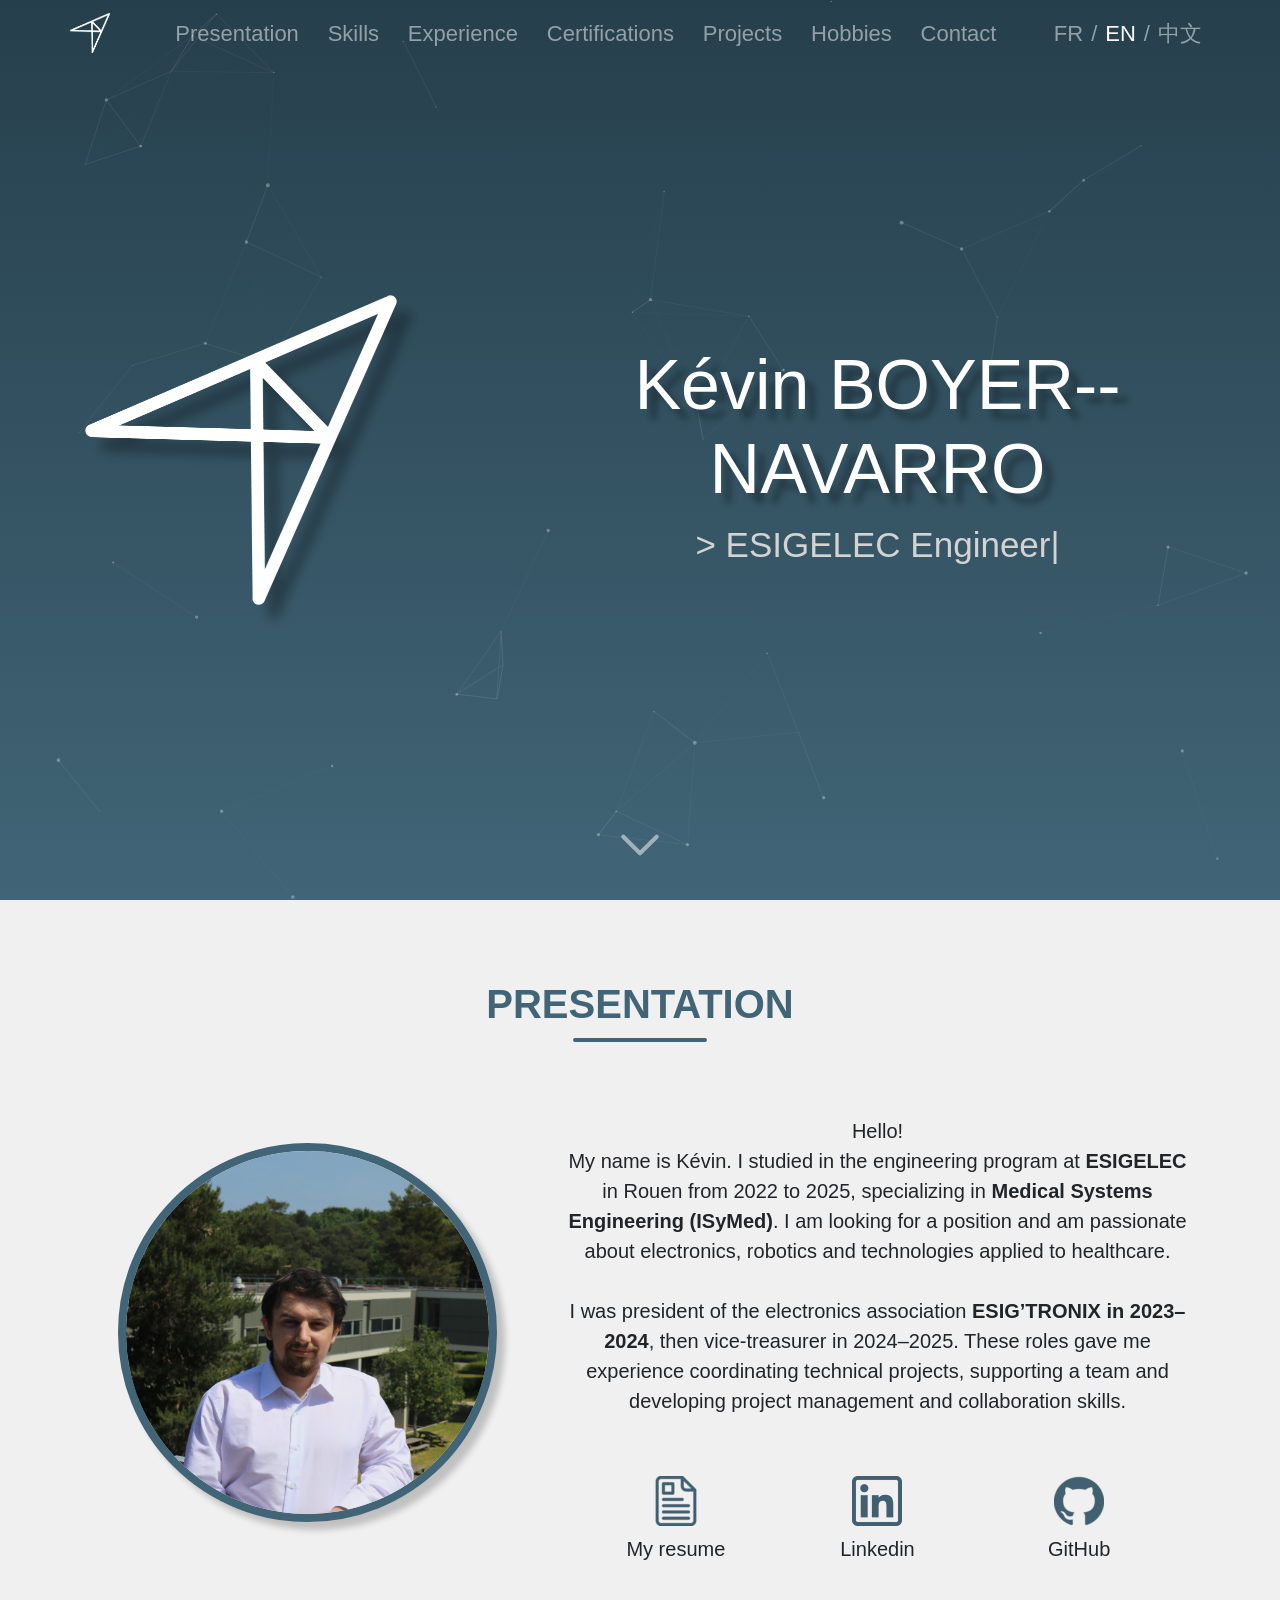
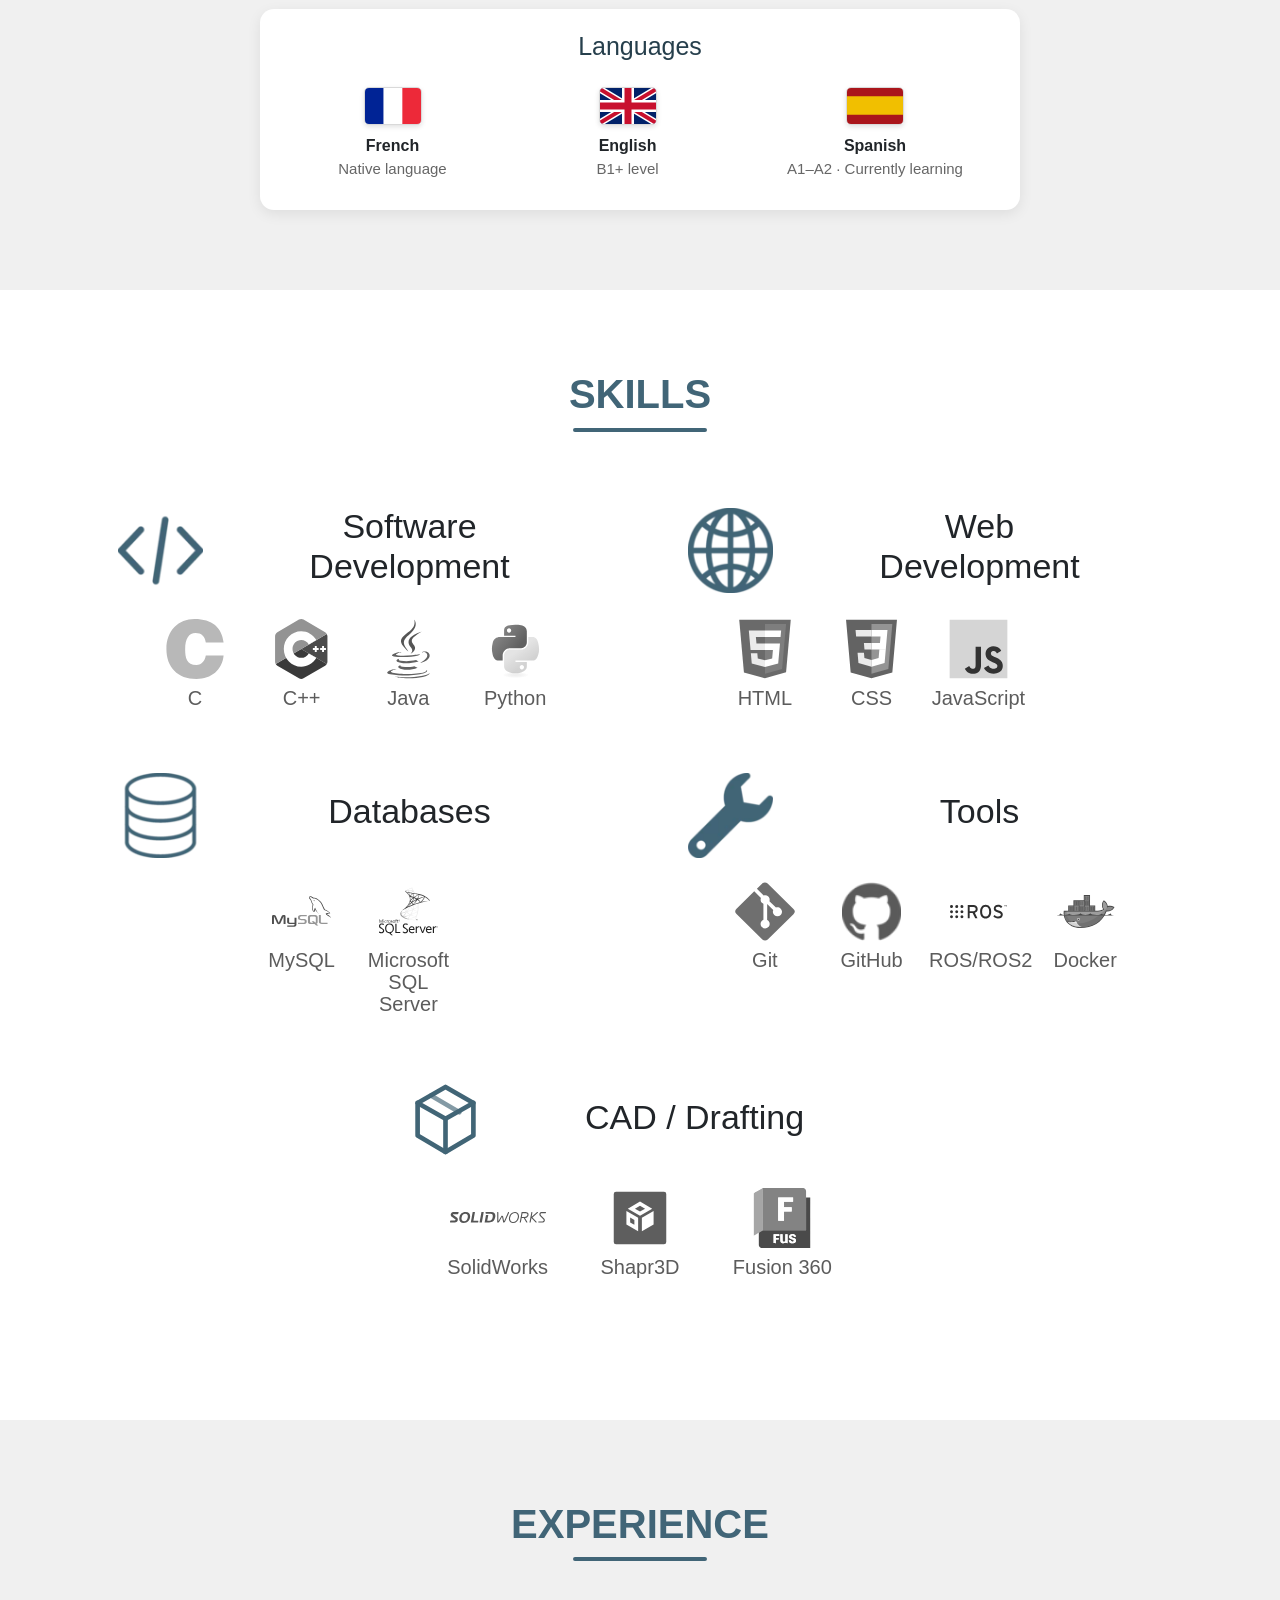
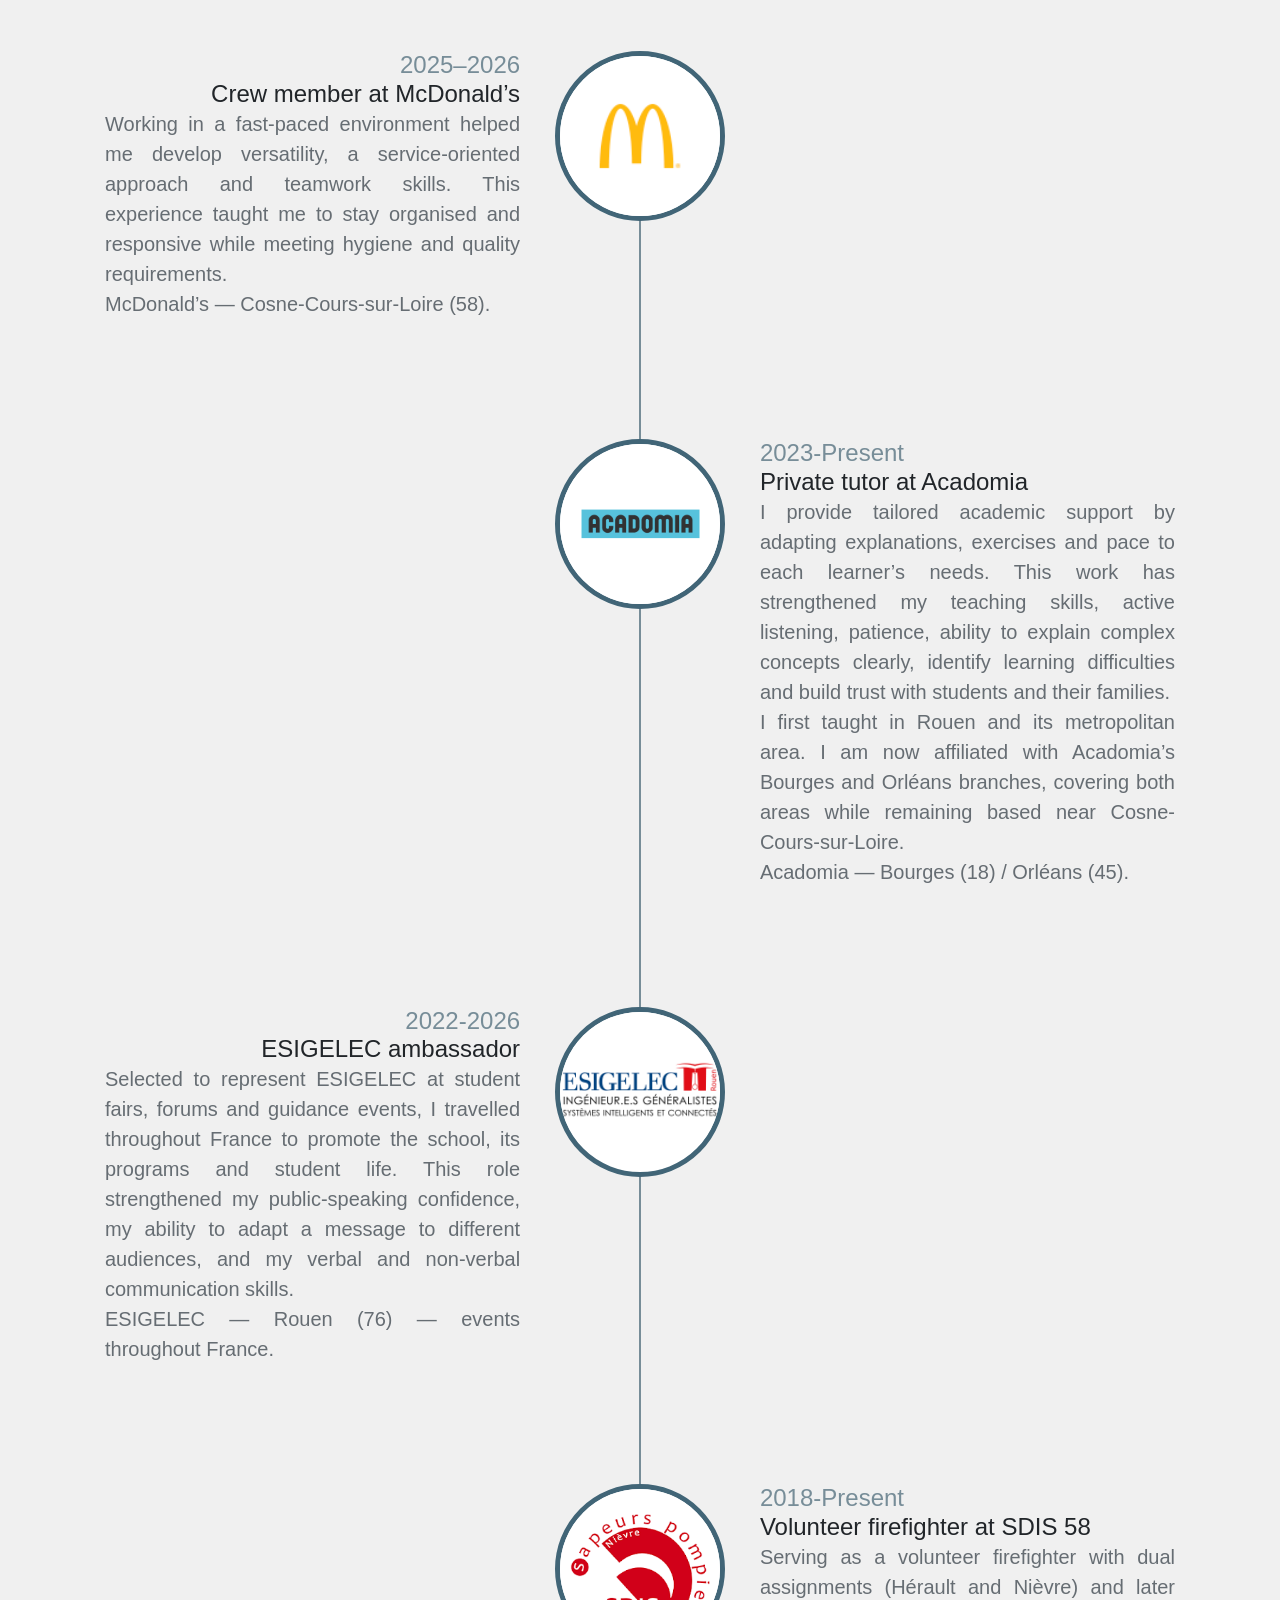
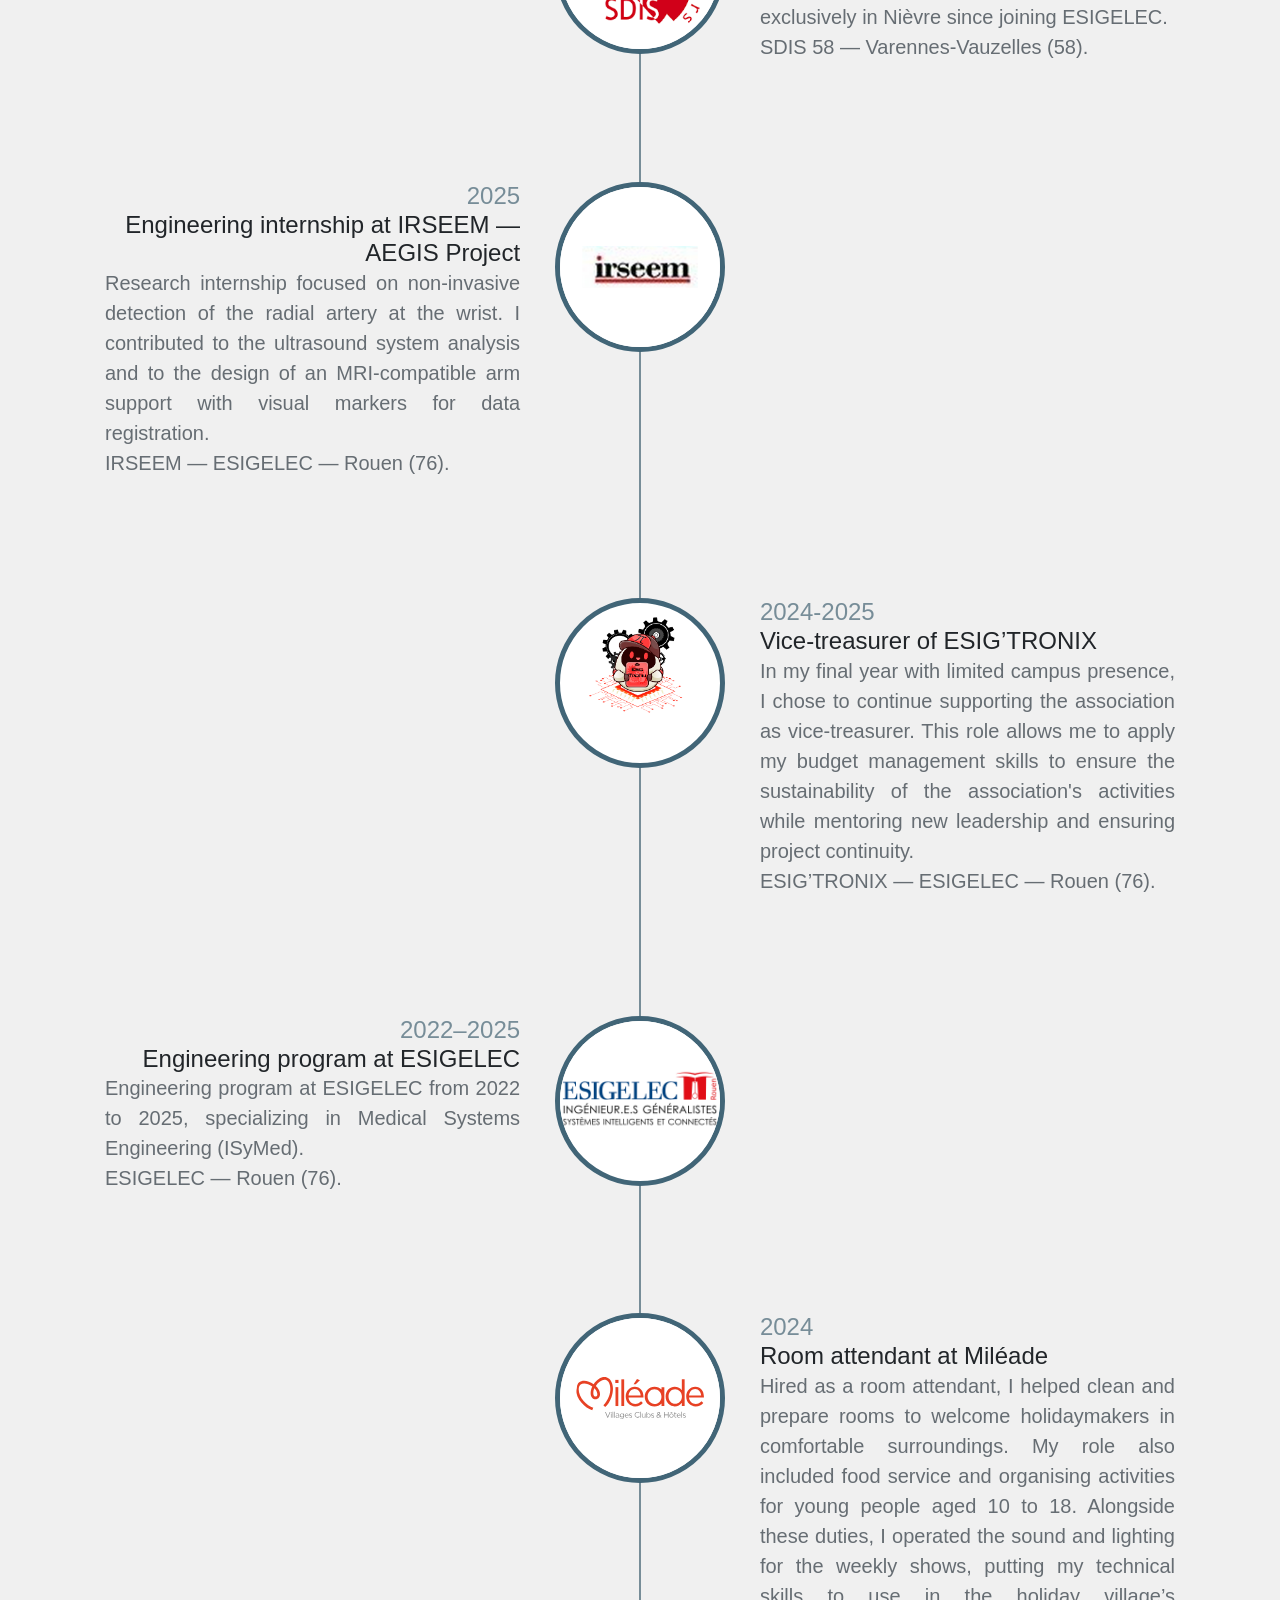
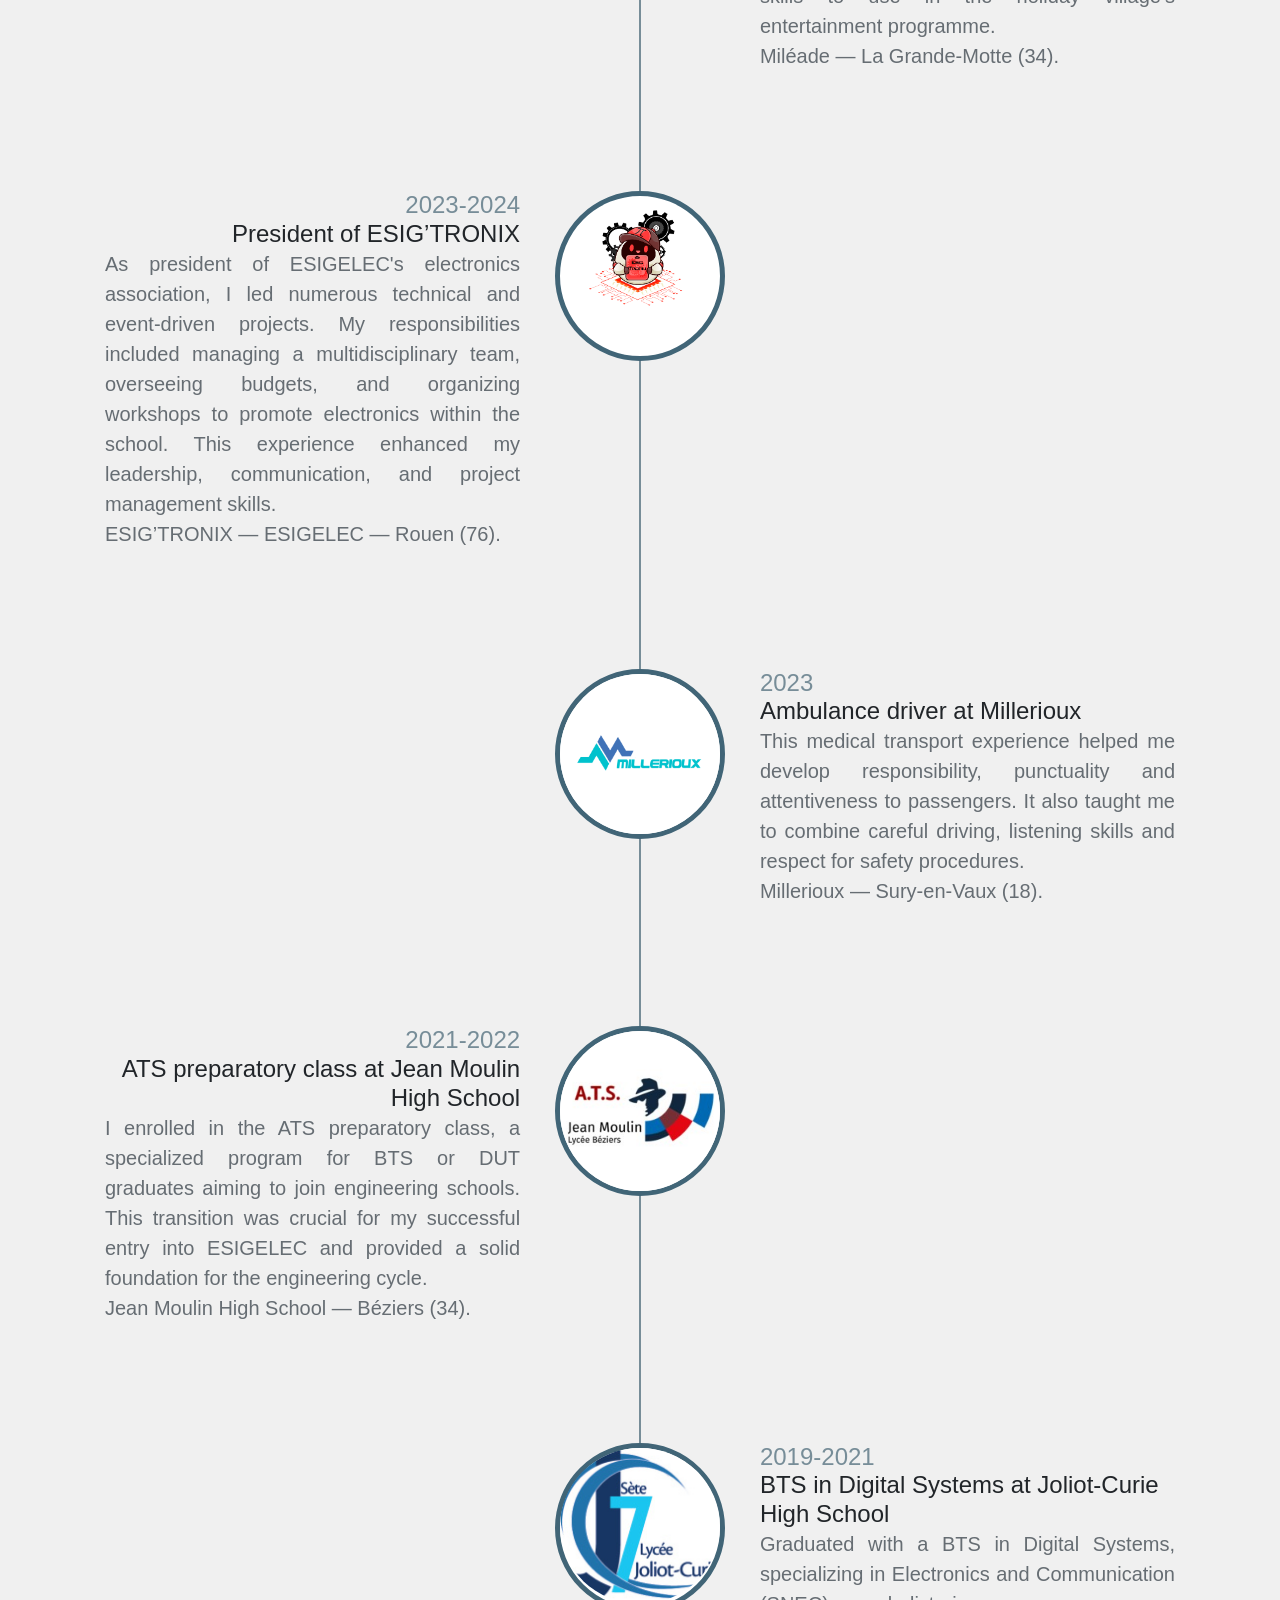
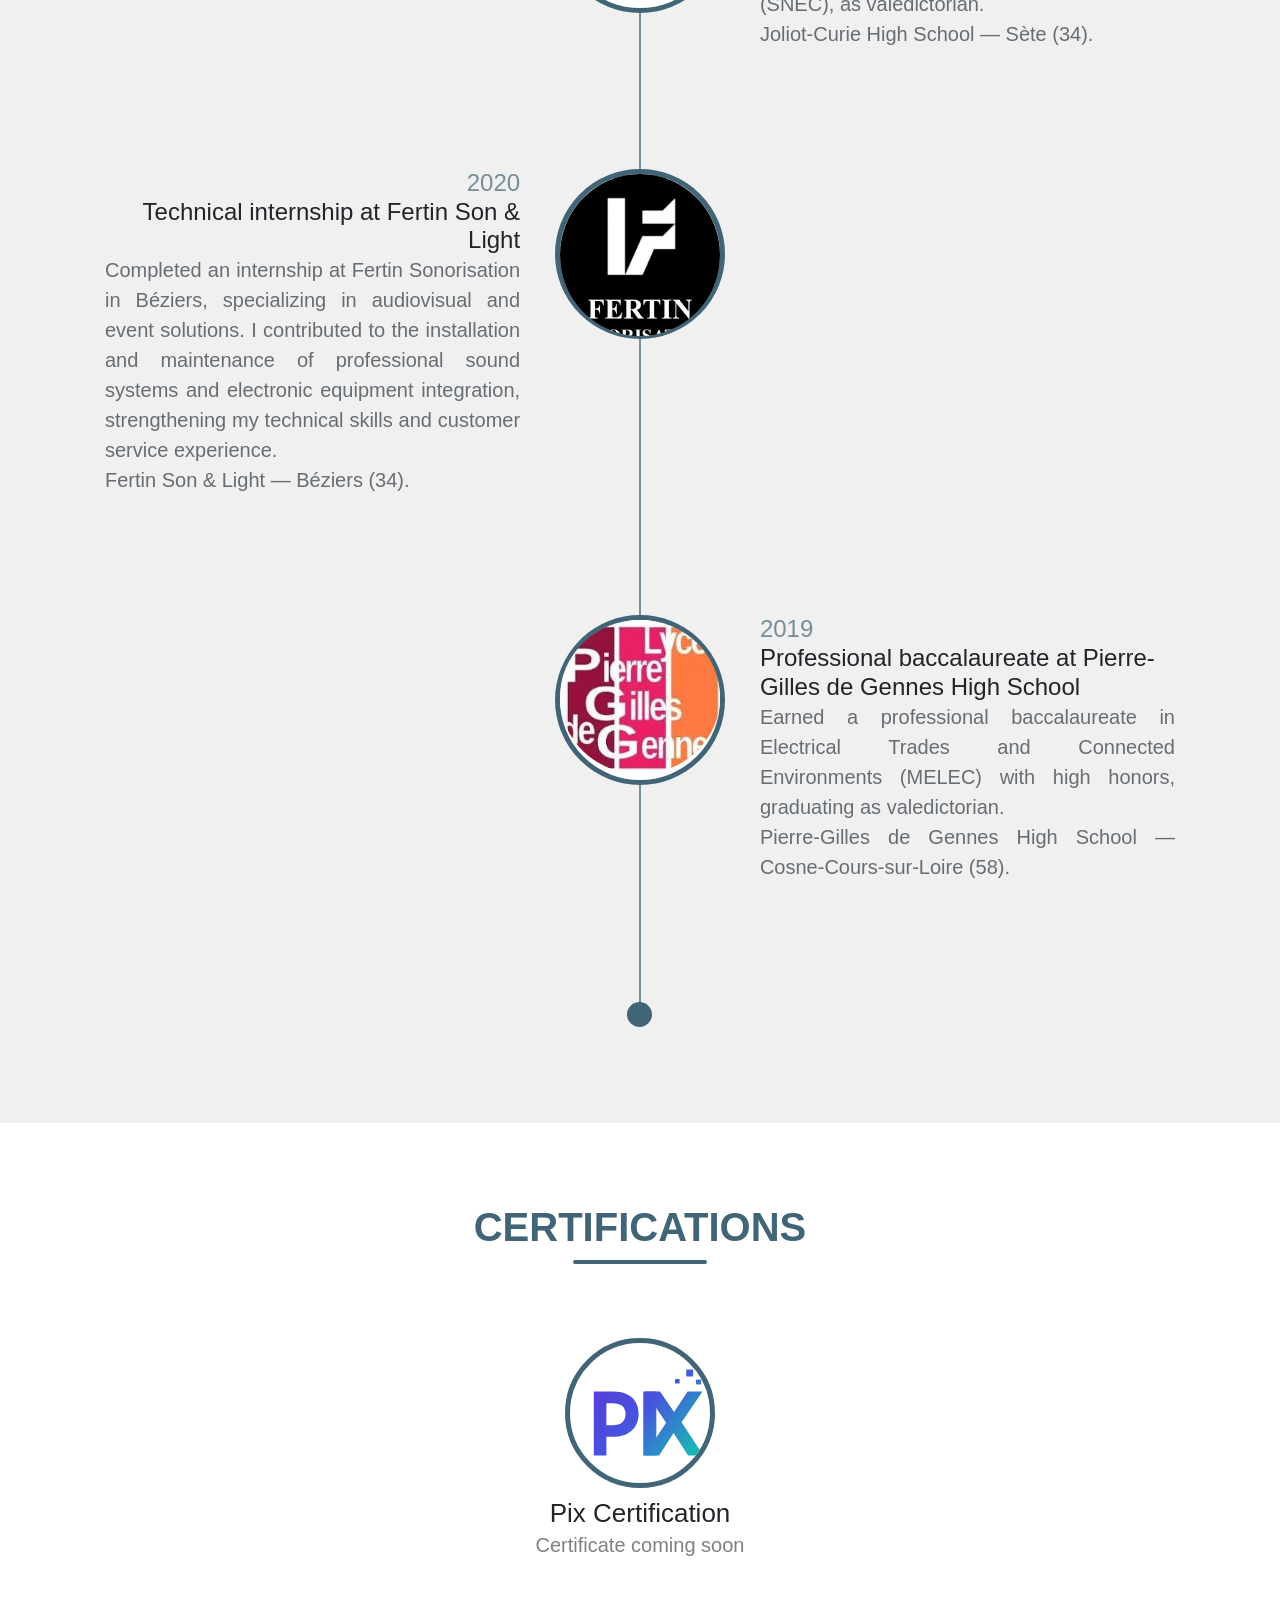
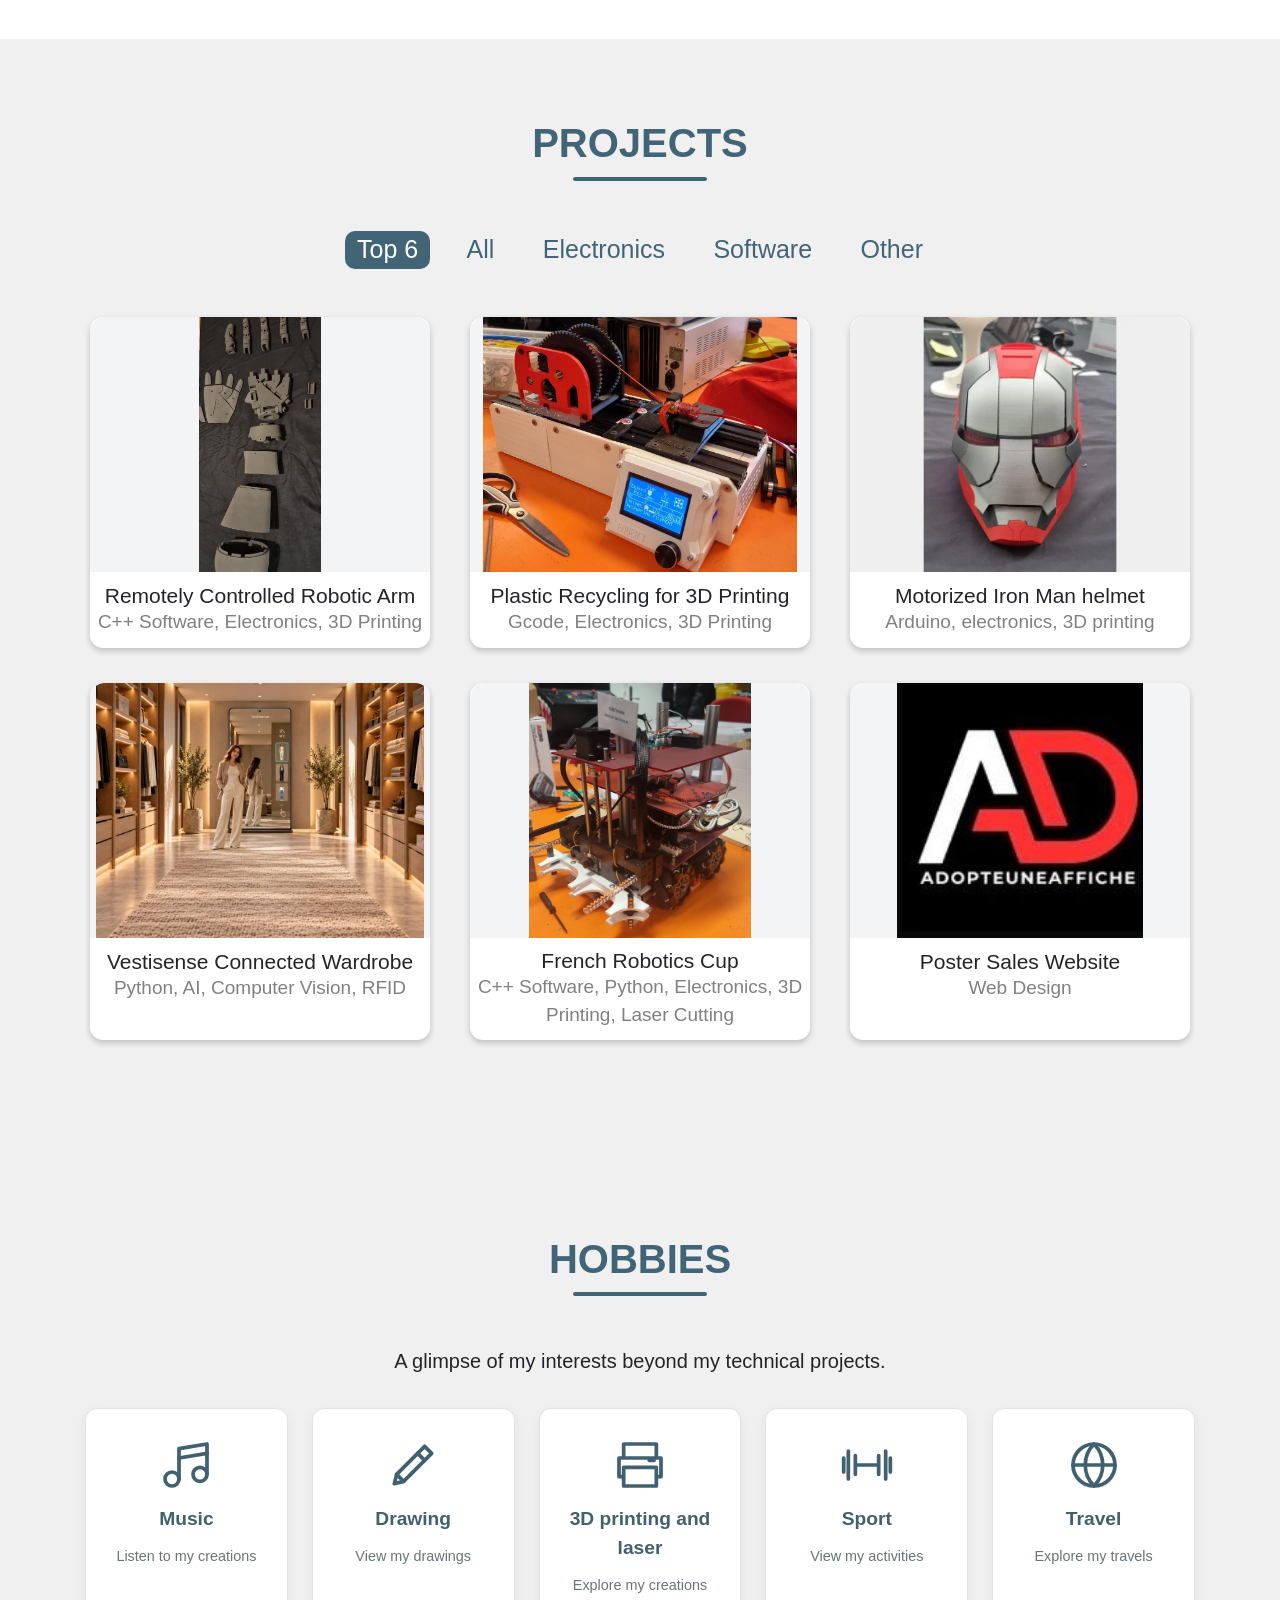
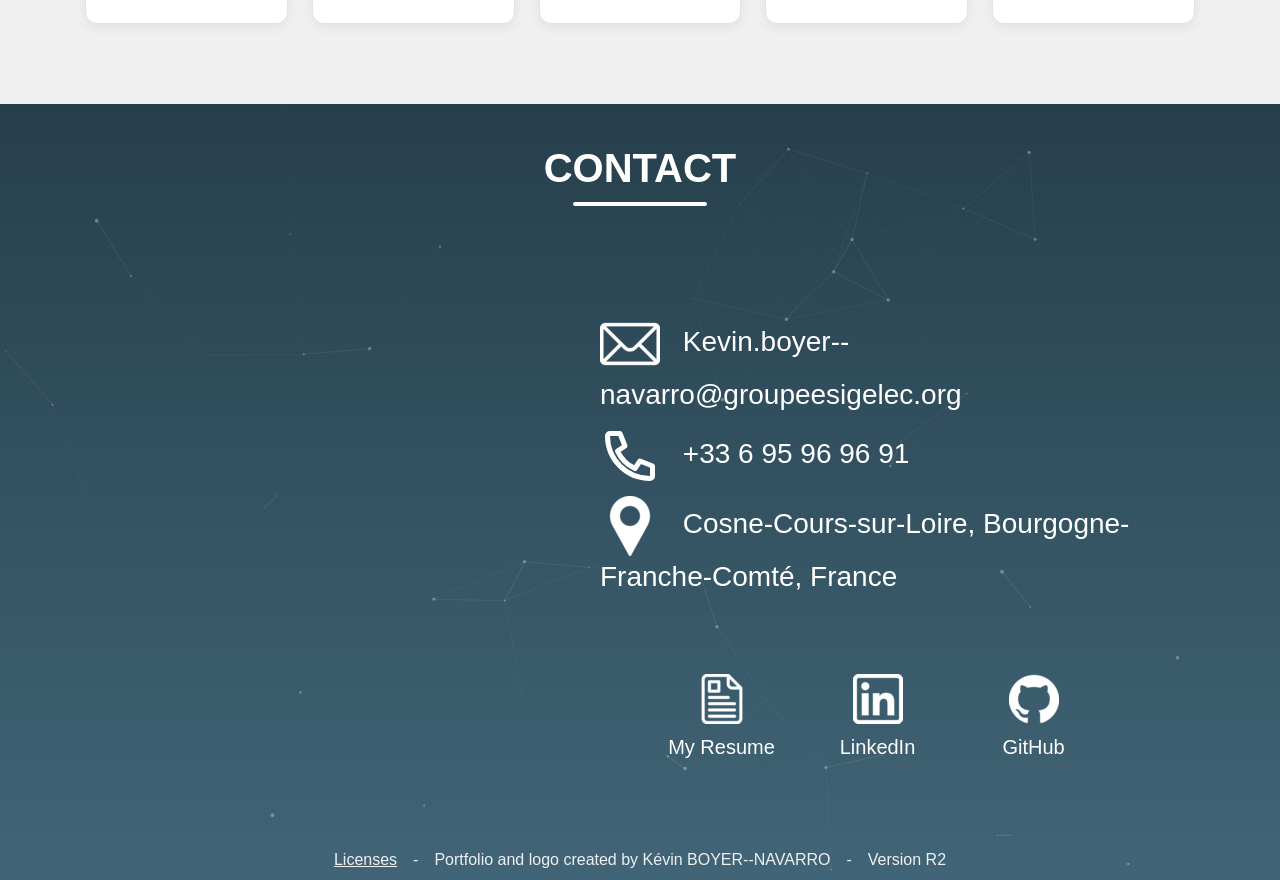
<file: site_en.html>
<!DOCTYPE html>
<html lang="en">
    <head>
        <!-- Meta tags -->
        <meta charset="utf-8">
        <meta name="viewport" content="width=device-width, initial-scale=1, shrink-to-fit=no">
        <meta name="theme-color" content="#ffffff">
        <meta name="author" content="Kévin BOYER--NAVARRO">
        <meta name="description" content="Kévin BOYER-NAVARRO’s portfolio: electronics, robotics, medical systems and 3D printing.">
        <meta name="robots" content="index, noimageindex">

        <title>Portfolio Kévin BOYER-NAVARRO — ISyMed, Electronics &amp; Robotics</title>

        <!-- Manifest and icons-->
        <link rel="apple-touch-icon" sizes="180x180" href="assets/favicons/apple-touch-icon.png">
        <link rel="icon" type="image/png" sizes="32x32" href="assets/favicons/favicon-32x32.png">
        <link rel="icon" type="image/png" sizes="16x16" href="assets/favicons/favicon-16x16.png">
        <link rel="manifest" href="site.webmanifest">

        <!-- Other languages -->
        <link rel="alternate" hreflang="fr" href="https://betamax58.github.io/Portefolio/site_fr.html">
        <link rel="alternate" hreflang="en" href="https://betamax58.github.io/Portefolio/site_en.html">
		<link rel="alternate" hreflang="zh-Hans" href="https://betamax58.github.io/Portefolio/site_ch.html">
        <link rel="alternate" hreflang="x-default" href="https://betamax58.github.io/Portefolio/">

        <link rel="canonical" href="https://betamax58.github.io/Portefolio/site_en.html">

        <!-- CSS -->
        <link rel="stylesheet" href="css/lib/bootstrap-4.5.3.min.css">
        <link rel="stylesheet" href="css/lib/animate.compat.min.css">
        <link rel="stylesheet" href="css/app.css?v=20261003-career-justify">

        <!-- jQuery and JS bundle w/ Popper.js -->
        <script src="js/lib/jquery-3.5.1.slim.min.js" defer></script>
        <script src="js/lib/bootstrap-4.5.3.bundle.min.js" defer></script>
    
        <!-- Particles.js, Typed.js, Parallax.js and Wow.js -->
        <script src="js/lib/particles.min.js" defer></script>
        <script src="js/lib/typed.min.js" defer></script>
        <script src="js/lib/parallax.min.js" defer></script>
        <script src="js/lib/wow.min.js" defer></script>

        <!-- Main script -->
        <script src="js/app_en.js?v=20261003-labo-resources" defer></script>
    <style>
.hobbies-grid{display:grid;grid-template-columns:repeat(4,minmax(0,1fr));gap:24px;margin-top:32px}
.hobby-card{width:100%;border:1px solid #dce4e8;border-radius:12px;background:#fff;color:#416070;padding:28px 16px;display:flex;flex-direction:column;align-items:center;gap:12px;cursor:pointer;box-shadow:0 4px 12px rgba(0,0,0,.06);transition:transform .2s,box-shadow .2s}
.hobby-card:hover,.hobby-card:focus-visible{transform:translateY(-4px);box-shadow:0 8px 20px rgba(65,96,112,.18);outline:2px solid #416070;outline-offset:3px}
.hobby-card svg{width:56px;height:56px;fill:none;stroke:currentColor;stroke-width:1.6;stroke-linecap:round;stroke-linejoin:round}
.hobby-card strong{font-size:1.2rem}.hobby-card span{font-size:.9rem;color:#65757d;line-height:1.4}
.hobby-empty{padding:36px 16px;text-align:center;color:#65757d}.hobby-empty svg{width:64px;height:64px;fill:none;stroke:#416070;stroke-width:1.6;stroke-linecap:round;stroke-linejoin:round;margin-bottom:20px}
@media(max-width:767px){.hobbies-grid{grid-template-columns:repeat(2,minmax(0,1fr));gap:16px}.hobby-card{padding:24px 12px}}
@media(prefers-reduced-motion:reduce){.hobby-card{transition:none}.hobby-card:hover,.hobby-card:focus-visible{transform:none}}
.music-library{max-height:70vh;overflow-y:auto}.music-track{padding:16px 0;border-bottom:1px solid #dce4e8}.music-track:last-child{border-bottom:0}.music-track h5{font-size:1rem;margin-bottom:10px}.music-track audio{display:block;width:100%}.hobbies-grid{grid-template-columns:repeat(auto-fit,minmax(180px,1fr))}@media(max-width:767px){.hobbies-grid{grid-template-columns:repeat(2,minmax(0,1fr))}}
</style>
    <style id="hobby-gallery-refresh">
#hobby-1 .drawing-gallery,#hobby-2 .maker-grid{display:grid!important;grid-template-columns:repeat(3,minmax(0,1fr))!important;gap:12px!important}
#hobby-1 .drawing-gallery a,#hobby-2 .maker-grid a,#hobby-3 .sport-grid a,#hobby-4 .travel-grid a{position:relative;display:block;aspect-ratio:1;background:#eef0f3;border-radius:10px;overflow:hidden;cursor:zoom-in}
#hobby-1 .drawing-gallery img,#hobby-2 .maker-grid img{width:100%!important;height:100%!important;object-fit:contain!important;padding:6px;background:#eef0f3!important}
.gallery-play{position:absolute;inset:0;display:grid;place-items:center;font-size:38px;color:white;text-shadow:0 2px 8px #000;background:#0002}
.media-zoom{position:fixed;inset:0;z-index:99999;background:#10131aef;display:flex;align-items:center;justify-content:center;padding:48px 20px}
.media-zoom img{max-width:100%;max-height:90vh;object-fit:contain}.media-zoom iframe{width:min(850px,100%);height:85vh;border:0}.media-zoom button{position:absolute;right:18px;top:12px;color:white;background:none;border:0;font-size:36px}
.music-library{background:#f4f6fa}.music-track{display:grid;grid-template-columns:36px minmax(0,1fr);gap:4px 12px;padding:14px!important;margin:0 0 10px!important;background:white;border:1px solid #e2e6ef;border-radius:12px}.track-number{grid-row:1/3;align-self:center;color:#7b879c;font-weight:700;font-size:18px}.music-track h5{margin:0;font-size:16px}.music-track audio{width:100%;height:34px;margin-top:6px}.music-library>p{color:#59657a;font-size:14px}
</style><style id="gallery-navigation">
.media-zoom .zoom-nav{top:50%;transform:translateY(-50%);right:auto;width:48px;height:64px;background:#0007;border-radius:8px;font-size:48px;line-height:1;z-index:2}
.media-zoom .zoom-prev{left:10px}.media-zoom .zoom-next{right:10px}.media-zoom .zoom-close{z-index:3}.zoom-count{position:absolute;bottom:12px;left:50%;transform:translateX(-50%);color:white;background:#0008;padding:4px 12px;border-radius:20px;z-index:2}.media-zoom .zoom-media{max-width:calc(100% - 70px);touch-action:pan-y pinch-zoom}
@media(max-width:600px){.media-zoom{padding:48px 6px}.media-zoom .zoom-nav{width:36px;height:52px;font-size:38px}.media-zoom .zoom-prev{left:4px}.media-zoom .zoom-next{right:4px}.media-zoom .zoom-media{max-width:calc(100% - 60px)}}
</style><style id="sport-gallery-layout">#hobby-3 .sport-grid{display:grid;grid-template-columns:repeat(3,minmax(0,1fr));gap:12px}#hobby-3 .sport-grid a,#hobby-4 .travel-grid a{position:relative;display:block;aspect-ratio:1;background:#eef0f3;border-radius:10px;overflow:hidden;cursor:zoom-in}#hobby-3 .sport-grid img{width:100%;height:100%;object-fit:contain;padding:6px}</style><style id="travel-gallery-layout">#hobby-4 .travel-grid{display:grid;grid-template-columns:repeat(3,minmax(0,1fr));gap:12px}#hobby-4 .travel-grid a{display:block;aspect-ratio:1;background:#eef0f3;border-radius:10px;overflow:hidden;cursor:zoom-in}#hobby-4 .travel-grid img{width:100%;height:100%;object-fit:contain;padding:6px}</style></head>

    <body data-spy="scroll" data-target=".navbar-center" data-offset="80">
        <!-- NAVBAR -->
        <nav class="navbar navbar-dark bg-blue-scrolled fixed-top navbar-expand-lg" role="navigation">
            <a class="navbar-brand d-lg-none" href="#">
                <img src="assets/logo_white.webp" width="40" height="40" alt="Kévin BOYER-NAVARRO logo">
            </a>
            <button class="navbar-toggler" type="button" data-toggle="collapse" data-target="#navbarSupportedContent" aria-controls="navbarSupportedContent" aria-expanded="false" aria-label="Toggle navigation">
                <span class="navbar-toggler-icon"></span>
            </button>
            
            <div class="collapse navbar-collapse justify-content-between" id="navbarSupportedContent">
                <div class="navbar-side navbar-nav d-none d-lg-flex">
                    <a class="navbar-brand nav-item" href="#">
                        <img src="assets/logo_white.webp" width="40" height="40" alt="Kévin BOYER-NAVARRO logo">
                    </a>
                </div>
                <div class="navbar-center navbar-nav justify-content-around">
                    <a class="nav-item nav-link animated slideInDown delay-200ms" href="#presentation">Presentation</a>
                    <a class="nav-item nav-link animated slideInDown delay-300ms" href="#skills">Skills</a>
                    <a class="nav-item nav-link animated slideInDown delay-400ms" href="#career">Experience</a>
                    <a class="nav-item nav-link animated slideInDown delay-500ms" href="#certifications">Certifications</a>
                    <a class="nav-item nav-link animated slideInDown delay-600ms" href="#projects">Projects</a>
                    <a class="nav-item nav-link animated slideInDown delay-650ms" href="#hobbies">Hobbies</a>
                    <a class="nav-item nav-link animated slideInDown delay-700ms" href="#contact">Contact</a>
                </div>
                <div class="navbar-side navbar-lang navbar-nav flex-row animated slideInDown delay-800ms">
                    <a class="nav-item nav-link" href="site_fr.html">FR</a>
                    <span> / </span>
                    <a class="nav-item nav-link active" href="site_en.html">EN</a>
					<span> / </span>
                    <a class="nav-item nav-link" href="site_ch.html">中文</a>
                </div>
            </div>
        </nav>

        <!-- HEADER -->
        <header class="container-fluid vh-100 p-0 position-relative">
            <div id="header-particles-bg" class="header-bg container-fluid vh-100 p-0 position-absolute"></div>
            <div class="header-overlay h-100 d-flex align-items-center">
                <div class="container">
                    <div class="row">
                        <div class="header-scene col-lg-5 d-flex justify-content-around justify-content-lg-start" data-relative-input="true">
                            <img class="header-logo" src="assets/logo_white.webp" data-depth="0.1" alt="Kévin BOYER-NAVARRO logo">
                        </div>
                        <div class="header-overlay-text col-lg text-center d-flex align-items-center flex-column mt-5">
                            <h1 class="header-overlay-title wow fadeIn" data-wow-delay="500ms">Kévin BOYER--NAVARRO</h1>
                            <div class="header-overlay-subtitle">
                                &gt; <span class="header-overlay-typed"></span>
                            </div>
                        </div>
                    </div>
                </div>
            </div>
            <div class="header-arrow-container position-relative d-flex justify-content-around">
                <a href="#presentation">
                    <img src="assets/arrow_down.svg" alt="continuer">
                </a>
            </div>
        </header>

        <!-- MAIN -->
        <main>
            <!-- PRESENTATION -->
            <section id="presentation" class="bg-gray">
                <div class="container">
                    <div class="section-header">
                        <h2 class="text-center">PRESENTATION</h2>
                        <hr>
                    </div>

                    <div class="row align-items-center">
                        <div class="col-lg-5 d-flex justify-content-around">
                            <img src="assets/profile.webp" class="presentation-face" alt="Portrait of Kévin BOYER-NAVARRO"></img>
                        </div>
                        <div class="col-lg text-center mt-4 mt-0-lg">
                            <p>Hello!<br>My name is Kévin. I studied in the engineering program at <strong>ESIGELEC</strong> in Rouen from 2022 to 2025, specializing in <strong>Medical Systems Engineering (ISyMed)</strong>. I am looking for a position and am passionate about electronics, robotics and technologies applied to healthcare.<br><br>I was president of the electronics association <strong>ESIG’TRONIX in 2023–2024</strong>, then vice-treasurer in 2024–2025. These roles gave me experience coordinating technical projects, supporting a team and developing project management and collaboration skills.</p>
                            <div class="presentation-links container mt-md-5 mt-3 d-flex justify-content-around">
                                <a href="assets/documents/CV_Kevin_BOYER-NAVARRO_EN.pdf?v=20260930" target="_blank" class="presentation-links-item d-flex flex-column justify-content-around wow bounceInUp" data-wow-delay="100ms" rel="noopener noreferrer">
                                    <img src="assets/icons/cv.webp" class="mx-auto" alt="Resume">
                                    <span class="mt-2">My resume</span>
                                </a>
                                <a href="https://www.linkedin.com/in/kevin-boyer-navarro-763221236?utm_source=share&utm_campaign=share_via&utm_content=profile&utm_medium=ios_app" class="presentation-links-item d-flex flex-column justify-content-around wow bounceInUp" data-wow-delay="300ms">
                                    <img src="assets/icons/linkedin.webp"  class="mx-auto" alt="LinkedIn">
                                    <span class="mt-2">Linkedin</span>
                                </a>
                                <a href="https://github.com/Betamax58" class="presentation-links-item d-flex flex-column justify-content-around wow bounceInUp" data-wow-delay="500ms">
                                    <img src="assets/icons/github.webp" class="mx-auto" alt="GitHub">
                                    <span class="mt-2">GitHub</span>
                                </a>
                            </div>
                        </div>
                    </div>
                    <div class="languages-strip mx-auto text-center wow fadeInUp" data-wow-delay="200ms">
                        <h3>Languages</h3>
                        <div class="language-list d-flex justify-content-around">
                            <div class="language-item"><img src="assets/languages/france.svg" alt="French flag"><strong>French</strong><span>Native language</span></div>
                            <div class="language-item"><img src="assets/languages/united-kingdom.svg" alt="British flag"><strong>English</strong><span>B1+ level</span></div>
                            <div class="language-item"><img src="assets/languages/spain.svg" alt="Spanish flag"><strong>Spanish</strong><span>A1–A2 · Currently learning</span></div>
                        </div>
                    </div>
                </div>
            </section>

			<!-- SKILLS -->
			<section id="skills" class="bg-white">
				<div class="container">
					<div class="section-header">
						<h2 class="text-center">SKILLS</h2>
						<hr>
					</div>

					<div class="row justify-content-around justify-content-xlg-between">

						<div class="skills-container col-md-5 my-4 text-center wow zoomIn" data-wow-delay="200ms">
							<div class="skills-container-header d-flex align-items-center">
								<img src="assets/icons/software_dev_skill.webp" class="mr-2 mr-lg-4" alt="software development icon">
								<h3>Software<br>Development</h3>
							</div>
							<div class="skills-container-body mt-2 mx-sm-3 mx-md-1 mx-lg-3 mx-xl-4 row justify-content-between align-last-row">
								<div class="skill col-3 d-flex flex-column px-1 py-2 py-sm-3 py-md-2 py-lg-3 justify-content-start">
									<img src="assets/icons/skills/c.svg" alt="C language icon">
									<span class="mt-2">C</span>
								</div>
								<div class="skill col-3 d-flex flex-column px-1 py-2 py-sm-3 py-md-2 py-lg-3 justify-content-start">
									<img src="assets/icons/skills/cpp.svg" alt="C++ language icon">
									<span class="mt-2">C++</span>
								</div>
								<div class="skill col-3 d-flex flex-column px-1 py-2 py-sm-3 py-md-2 py-lg-3 justify-content-start">
									<img src="assets/icons/skills/java.svg" alt="Java language icon">
									<span class="mt-2">Java</span>
								</div>
								<div class="skill col-3 d-flex flex-column px-1 py-2 py-sm-3 py-md-2 py-lg-3 justify-content-start">
									<img src="assets/icons/skills/python.svg" alt="Python language icon">
									<span class="mt-2">Python</span>
								</div>
							</div>
						</div>

						<div class="skills-container col-md-5 my-4 text-center wow zoomIn" data-wow-delay="300ms">
							<div class="skills-container-header d-flex align-items-center">
								<img src="assets/icons/web_dev_skill.webp" class="mr-2 mr-lg-4" alt="web development icon">
								<h3>Web<br>Development</h3>
							</div>
							<div class="skills-container-body mt-2 mx-sm-3 mx-md-1 mx-lg-3 mx-xl-4 row justify-content-between align-last-row">
								<div class="skill col-3 d-flex flex-column px-1 py-2 py-sm-3 py-md-2 py-lg-3 justify-content-start">
									<img src="assets/icons/skills/html.svg" alt="HTML language icon">
									<span class="mt-2">HTML</span>
								</div>
								<div class="skill col-3 d-flex flex-column px-1 py-2 py-sm-3 py-md-2 py-lg-3 justify-content-start">
									<img src="assets/icons/skills/css.svg" alt="CSS language icon">
									<span class="mt-2">CSS</span>
								</div>
								<div class="skill col-3 d-flex flex-column px-1 py-2 py-sm-3 py-md-2 py-lg-3 justify-content-start">
									<img src="assets/icons/skills/js.svg" alt="JavaScript language icon">
									<span class="mt-2">JavaScript</span>
								</div>
							</div>
						</div>

						<div class="skills-container col-md-5 my-4 text-center wow zoomIn" data-wow-delay="300ms">
							<div class="skills-container-header d-flex align-items-center">
								<img src="assets/icons/database_skill.webp" class="mr-2 mr-lg-4" alt="database icon">
								<h3>Databases</h3>
							</div>
							<div class="skills-container-body mt-2 mx-sm-3 mx-md-1 mx-lg-3 mx-xl-4 row justify-content-center">
								<div class="skill col-3 d-flex flex-column px-1 py-2 py-sm-3 py-md-2 py-lg-3 justify-content-start">
									<img src="assets/icons/skills/mysql.svg" alt="MySQL icon">
									<span class="mt-2">MySQL</span>
								</div>
								<div class="skill col-3 d-flex flex-column px-1 py-2 py-sm-3 py-md-2 py-lg-3 justify-content-start">
									<img src="assets/icons/skills/sqlserver.svg" alt="SQL Server icon">
									<span class="mt-2">Microsoft SQL Server</span>
								</div>
							</div>
						</div>

						<div class="skills-container col-md-5 my-4 text-center wow zoomIn" data-wow-delay="400ms">
							<div class="skills-container-header d-flex align-items-center">
								<img src="assets/icons/tool_skill.webp" class="mr-2 mr-lg-4" alt="tools icon">
								<h3>Tools</h3>
							</div>
							<div class="skills-container-body mt-2 mx-sm-3 mx-md-1 mx-lg-3 mx-xl-4 row justify-content-between align-last-row">
								<div class="skill col-3 d-flex flex-column px-1 py-2 py-sm-3 py-md-2 py-lg-3 justify-content-start">
									<img src="assets/icons/skills/git.svg" alt="Git icon">
									<span class="mt-2">Git</span>
								</div>
								<div class="skill col-3 d-flex flex-column px-1 py-2 py-sm-3 py-md-2 py-lg-3 justify-content-start">
									<img src="assets/icons/github.webp" alt="GitHub">
									<span class="mt-2">GitHub</span>
								</div>
								<div class="skill col-3 d-flex flex-column px-1 py-2 py-sm-3 py-md-2 py-lg-3 justify-content-start">
									<img src="assets/icons/skills/ros.svg" alt="ROS / ROS 2">
									<span class="mt-2">ROS/ROS2</span>
								</div>
								<div class="skill col-3 d-flex flex-column px-1 py-2 py-sm-3 py-md-2 py-lg-3 justify-content-start">
									<img src="assets/icons/skills/docker.svg" alt="Docker">
									<span class="mt-2">Docker</span>
								</div>
							</div>
						</div>

						<div class="skills-container col-md-5 my-4 text-center wow zoomIn" data-wow-delay="500ms">
							<div class="skills-container-header d-flex align-items-center">
								<img src="assets/icons/cad_skill.svg?v=20260930" class="mr-2 mr-lg-4" alt="CAD icon">
								<h3>CAD / Drafting</h3>
							</div>
							<div class="skills-container-body cad-skills mt-2 mx-sm-3 mx-md-1 mx-lg-3 mx-xl-4 row justify-content-between align-last-row">
								<div class="skill col-4 d-flex flex-column px-1 py-2 py-sm-3 py-md-2 py-lg-3 justify-content-start">
									<img src="assets/icons/skills/solidworks.svg" alt="SolidWorks logo">
									<span class="mt-2">SolidWorks</span>
								</div>
								<div class="skill col-4 d-flex flex-column px-1 py-2 py-sm-3 py-md-2 py-lg-3 justify-content-start">
									<img src="assets/icons/skills/shapr3d.svg?v=20260930" alt="Shapr3D logo">
									<span class="mt-2">Shapr3D</span>
								</div>
								<div class="skill col-4 d-flex flex-column px-1 py-2 py-sm-3 py-md-2 py-lg-3 justify-content-start">
									<img src="assets/icons/skills/fusion360.svg" alt="Fusion 360 logo">
									<span class="mt-2">Fusion 360</span>
								</div>
							</div>
						</div>

					</div>

				</div>
			</section>

			<!-- CAREER -->
			<section id="career" class="bg-gray">
				<div class="container">
					<div class="section-header">
						<h2 class="text-center">EXPERIENCE</h2>
						<hr>
					</div>

					<ul class="timeline p-0">
                        <li><div class="timeline-image wow bounceInUp"><img class="rounded-circle img-fluid career-company-logo" src="assets/career/mcdonalds.png" alt="Crew member — McDonald’s"></div><div class="timeline-panel"><div class="timeline-heading"><h3 class="timeline-time">2025–2026</h3><h3>Crew member at McDonald’s</h3></div><div class="timeline-body"><p>Working in a fast-paced environment helped me develop versatility, a service-oriented approach and teamwork skills. This experience taught me to stay organised and responsive while meeting hygiene and quality requirements.<br/>
                                        <span class="text-nowrap">McDonald’s</span> — Cosne-Cours-sur-Loire (58).</p></div></div></li>
                        <li class="timeline-inverted">
							<div class="timeline-image wow bounceInUp">
								<img class="rounded-circle img-fluid career-company-logo" src="assets/career/acadomia.png" alt="Acadomia logo" />
							</div>
							<div class="timeline-panel">
								<div class="timeline-heading">
									<h3 class="timeline-time">2023-Present</h3>
									<h3>Private tutor at Acadomia</h3>
								</div>
								<div class="timeline-body">
									<p>I provide tailored academic support by adapting explanations, exercises and pace to each learner’s needs. This work has strengthened my teaching skills, active listening, patience, ability to explain complex concepts clearly, identify learning difficulties and build trust with students and their families.<br/> I first taught in Rouen and its metropolitan area. I am now affiliated with Acadomia’s Bourges and Orléans branches, covering both areas while remaining based near Cosne-Cours-sur-Loire.<br/>
                                        <span class="text-nowrap">Acadomia</span> — Bourges (18) / Orléans (45).</p>
								</div>
							</div>
						</li>
                        <li>
							<div class="timeline-image wow bounceInUp">
								<img class="rounded-circle img-fluid" src="assets/career/esigelec.webp" alt="ESIGELEC logo" />
							</div>
							<div class="timeline-panel">
								<div class="timeline-heading">
									<h3 class="timeline-time">2022-2026</h3>
									<h3>ESIGELEC ambassador</h3>
								</div>
								<div class="timeline-body">
									<p>Selected to represent ESIGELEC at student fairs, forums and guidance events, I travelled throughout France to promote the school, its programs and student life. This role strengthened my public-speaking confidence, my ability to adapt a message to different audiences, and my verbal and non-verbal communication skills.<br/>
                                        <span class="text-nowrap">ESIGELEC</span> — Rouen (76) — events throughout France.</p>
								</div>
							</div>
						</li>
                        <li class="timeline-inverted">
							<div class="timeline-image wow bounceInUp">
								<img class="rounded-circle img-fluid" src="assets/career/sdis.webp" alt="SDIS 58 logo" />
							</div>
							<div class="timeline-panel">
								<div class="timeline-heading">
									<h3 class="timeline-time">2018-Present</h3>
									<h3>Volunteer firefighter at SDIS 58</h3>
								</div>
								<div class="timeline-body">
									<p>Serving as a volunteer firefighter with dual assignments (Hérault and Nièvre) and later exclusively in Nièvre since joining ESIGELEC.<br/>
                                        <span class="text-nowrap">SDIS 58</span> — Varennes-Vauzelles (58).</p>
								</div>
							</div>
						</li>
                        <li>
							<div class="timeline-image wow bounceInUp">
								<img class="rounded-circle img-fluid" src="assets/career/irseem.png" alt="IRSEEM logo" />
							</div>
							<div class="timeline-panel">
								<div class="timeline-heading">
									<h3 class="timeline-time">2025</h3>
									<h3>Engineering internship at IRSEEM — AEGIS Project</h3>
								</div>
								<div class="timeline-body">
									<p>Research internship focused on non-invasive detection of the radial artery at the wrist. I contributed to the ultrasound system analysis and to the design of an MRI-compatible arm support with visual markers for data registration.<br/>
                                        <span class="text-nowrap">IRSEEM — ESIGELEC</span> — Rouen (76).</p>
								</div>
							</div>
						</li>
                        <li class="timeline-inverted">
							<div class="timeline-image wow bounceInUp">
								<img class="rounded-circle img-fluid" src="assets/career/tronix.webp" alt="Tronix logo" />
							</div>
							<div class="timeline-panel">
								<div class="timeline-heading">
									<h3 class="timeline-time">2024-2025</h3>
									<h3>Vice-treasurer of ESIG’TRONIX</h3>
								</div>
								<div class="timeline-body">
									<p>In my final year with limited campus presence, I chose to continue supporting the association as vice-treasurer. This role allows me to apply my budget management skills to ensure the sustainability of the association's activities while mentoring new leadership and ensuring project continuity.<br/>
                                        <span class="text-nowrap">ESIG’TRONIX — ESIGELEC</span> — Rouen (76).</p>
								</div>
							</div>
						</li>
                        <li>
							<div class="timeline-image wow bounceInUp">
								<img class="rounded-circle img-fluid" src="assets/career/esigelec.webp" alt="ESIGELEC Rouen logo" />
							</div>
							<div class="timeline-panel">
								<div class="timeline-heading">
									<h3 class="timeline-time">2022–2025</h3>
									<h3>Engineering program at ESIGELEC</h3>
								</div>
								<div class="timeline-body">
									<p>Engineering program at ESIGELEC from 2022 to 2025, specializing in Medical Systems Engineering (ISyMed).<br/>
                                        <span class="text-nowrap">ESIGELEC</span> — Rouen (76).</p>
								</div>
							</div>
						</li>
                        <li class="timeline-inverted"><div class="timeline-image wow bounceInUp"><img class="rounded-circle img-fluid career-company-logo" src="assets/career/mileade.svg" alt="Room attendant — Miléade"></div><div class="timeline-panel"><div class="timeline-heading"><h3 class="timeline-time">2024</h3><h3>Room attendant at Miléade</h3></div><div class="timeline-body"><p>Hired as a room attendant, I helped clean and prepare rooms to welcome holidaymakers in comfortable surroundings. My role also included food service and organising activities for young people aged 10 to 18. Alongside these duties, I operated the sound and lighting for the weekly shows, putting my technical skills to use in the holiday village’s entertainment programme.<br/>
                                        <span class="text-nowrap">Miléade</span> — La Grande-Motte (34).</p></div></div></li>
                        <li>
							<div class="timeline-image wow bounceInUp">
								<img class="rounded-circle img-fluid" src="assets/career/tronix.webp" alt="Tronix logo" />
							</div>
							<div class="timeline-panel">
								<div class="timeline-heading">
									<h3 class="timeline-time">2023-2024</h3>
									<h3>President of ESIG’TRONIX</h3>
								</div>
								<div class="timeline-body">
									<p>As president of ESIGELEC's electronics association, I led numerous technical and event-driven projects. My responsibilities included managing a multidisciplinary team, overseeing budgets, and organizing workshops to promote electronics within the school. This experience enhanced my leadership, communication, and project management skills.<br/>
                                        <span class="text-nowrap">ESIG’TRONIX — ESIGELEC</span> — Rouen (76).</p>
								</div>
							</div>
						</li>
                        <li class="timeline-inverted"><div class="timeline-image wow bounceInUp"><img class="rounded-circle img-fluid career-company-logo" src="assets/career/millerioux.png" alt="Millerioux"></div><div class="timeline-panel"><div class="timeline-heading"><h3 class="timeline-time">2023</h3><h3>Ambulance driver at Millerioux</h3></div><div class="timeline-body"><p>This medical transport experience helped me develop responsibility, punctuality and attentiveness to passengers. It also taught me to combine careful driving, listening skills and respect for safety procedures.<br/>
                                        <span class="text-nowrap">Millerioux</span> — Sury-en-Vaux (18).</p></div></div></li>
                        <li>
							<div class="timeline-image wow bounceInUp">
								<img class="rounded-circle img-fluid" src="assets/career/jean-moulin.webp" alt="Jean Moulin High School logo" />
							</div>
							<div class="timeline-panel">
								<div class="timeline-heading">
									<h3 class="timeline-time">2021-2022</h3>
									<h3>ATS preparatory class at Jean Moulin High School</h3>
								</div>
								<div class="timeline-body">
									<p>I enrolled in the ATS preparatory class, a specialized program for BTS or DUT graduates aiming to join engineering schools. This transition was crucial for my successful entry into ESIGELEC and provided a solid foundation for the engineering cycle.<br/>
                                        <span class="text-nowrap">Jean Moulin High School</span> — Béziers (34).</p>
								</div>
							</div>
						</li>
                        <li class="timeline-inverted">
							<div class="timeline-image wow bounceInUp">
								<img class="rounded-circle img-fluid" src="assets/career/joliot.webp" alt="Joliot Curie High School logo" />
							</div>
							<div class="timeline-panel">
								<div class="timeline-heading">
									<h3 class="timeline-time">2019-2021</h3>
									<h3>BTS in Digital Systems at Joliot-Curie High School</h3>
								</div>
								<div class="timeline-body">
									<p>Graduated with a BTS in Digital Systems, specializing in Electronics and Communication (SNEC), as valedictorian.<br/>
                                        <span class="text-nowrap">Joliot-Curie High School</span> — Sète (34).</p>
								</div>
							</div>
						</li>
                        <li>
							<div class="timeline-image wow bounceInUp">
								<img class="rounded-circle img-fluid" src="assets/career/fertin.webp" alt="Fertin Company logo" />
							</div>
							<div class="timeline-panel">
								<div class="timeline-heading">
									<h3 class="timeline-time">2020</h3>
									<h3>Technical internship at Fertin Son &amp; Light</h3>
								</div>
								<div class="timeline-body">
									<p>Completed an internship at Fertin Sonorisation in Béziers, specializing in audiovisual and event solutions. I contributed to the installation and maintenance of professional sound systems and electronic equipment integration, strengthening my technical skills and customer service experience.<br/>
                                        <span class="text-nowrap">Fertin Son &amp; Light</span> — Béziers (34).</p>
								</div>
							</div>
						</li>
                        <li class="timeline-inverted">
							<div class="timeline-image wow bounceInUp">
								<img class="rounded-circle img-fluid" src="assets/career/pgdg.webp" alt="PGDG High School logo" />
							</div>
							<div class="timeline-panel">
								<div class="timeline-heading">
									<h3 class="timeline-time">2019</h3>
									<h3>Professional baccalaureate at Pierre-Gilles de Gennes High School</h3>
								</div>
								<div class="timeline-body">
									<p>Earned a professional baccalaureate in Electrical Trades and Connected Environments (MELEC) with high honors, graduating as valedictorian.<br/>
                                        <span class="text-nowrap">Pierre-Gilles de Gennes High School</span> — Cosne-Cours-sur-Loire (58).</p>
								</div>
							</div>
						</li>
                        <li class="timeline-end">
							<div class="timeline-image timeline-end-circle"></div>
						</li>
                    </ul>
				</div>
			</section>


			<!-- CERTIFICATIONS -->
			<section id="certifications" class="bg-white">
				<div class="container">
					<div class="section-header">
						<h2 class="text-center">CERTIFICATIONS</h2>
						<hr>
					</div>
					<!--
					<div class="row mx-0 justify-content-around">
						<div class="certif-container col-6 col-sm-5 col-md-3 d-flex flex-column wow zoomIn" data-wow-delay="100ms">
							<img src="assets/certifications/voltaire.webp" class="mx-auto" alt="Voltaire certification logo">
							<div class="certif-label text-center">
								<h4>Voltaire</h4>
								<span>Level "Business"<br>Score: 785</span>
							</div>
						</div>

						<div class="certif-container col-6 col-sm-5 col-md-3 d-flex flex-column wow zoomIn" data-wow-delay="200ms">
							<img src="assets/certifications/toeic.webp" class="mx-auto" alt="TOEIC certification logo">
							<div class="certif-label text-center">
								<h4>TOEIC</h4>
								<span>Level B2<br>Score: 965/990</span>
							</div>
						</div>

						<div class="certif-container col-6 col-sm-5 col-md-3 d-flex flex-column wow zoomIn" data-wow-delay="300ms">
							<img src="assets/certifications/azure_fundamentals.webp" class="mx-auto" alt="Azure Fundamentals certification logo">
							<div class="certif-label text-center">
								<h4>Microsoft Certified: Azure Fundamentals</h4>
								<span>AZ-900</span>
							</div>
						</div>

						<div class="certif-container col-6 col-sm-5 col-md-3 d-flex flex-column wow zoomIn" data-wow-delay="400ms">
							<img src="assets/certifications/azure_developer.webp" class="mx-auto" alt="Azure Developer certification logo">
							<div class="certif-label text-center">
								<h4>Microsoft Certified: Azure Developer</h4>
								<span>AZ-204</span>
							</div>
						</div>
						-->

						<!--
						<div class="certif-container col-6 col-sm-5 col-md-3 d-flex flex-column wow zoomIn" data-wow-delay="400ms">
							<img src="assets/certifications/ccna.png" class="mx-auto" alt="CCNA certification logo">
							<div class="certif-label text-center">
								<h4>Cisco CCNA 2</h4>
								<span>Score: 90%</span>
							</div>
						</div>
						-->

						<div class="row mx-0 justify-content-around">
							<div class="certif-container col-8 col-sm-5 col-md-3 d-flex flex-column wow zoomIn" data-wow-delay="100ms">
								<a class="certif-logo-link" aria-disabled="true" tabindex="-1" aria-label="Pix Certification — certificate coming soon" title="Certificate coming soon" onclick="return false;">
									<img src="assets/certifications/pix.svg" alt="Pix Certification logo">
								</a>
								<div class="certif-label text-center">
									<h4>Pix Certification</h4>
									<span>Certificate coming soon</span>
								</div>
							</div>
						</div>
					</div>
				</div>
			</section>


			<!-- PROJECTS -->
			<section id="projects" class="bg-gray">
				<div class="container">
					<div class="section-header">
						<h2 class="text-center">PROJECTS</h2>
						<hr>
					</div>

					<ul class="projects-filters mx-auto p-0 d-flex justify-content-between">
						<li class="active" data-filter-name="selection" role="button" tabindex="0">Top 6</li>
						<li data-filter-name="all" role="button" tabindex="0">All</li>
						<li data-filter-name="elec" role="button" tabindex="0">Electronics</li>
						<li data-filter-name="software" role="button" tabindex="0">Software</li>
						<li data-filter-name="other" role="button" tabindex="0">Other</li>
					</ul>

					<div class="row mt-4 mt-sm-5 justify-content-between align-last-row">
                        <div class="project-container col-12 col-sm-6 col-lg-4 wow zoomIn" data-wow-delay="100ms" data-project-name="inmoov" data-project-categories="['selection', 'all', 'elec', 'software']" role="button" tabindex="0">
							<div class="project-container-body d-flex flex-row flex-sm-column">
								<img src="assets/projects/inmoov/thumbnail.webp" alt="Remotely Controlled Robotic Arm">
								<div class="project-container-title d-flex flex-column align-items-center justify-content-center text-center">
									<h4>Remotely Controlled Robotic Arm</h4>
									<span>C++ Software, Electronics, 3D Printing</span>
								</div>
							</div>
						</div>

                        <div class="project-container col-12 col-sm-6 col-lg-4" data-project-name="recreator" data-project-categories="['selection', 'all', 'elec', 'software']" role="button" tabindex="0">
							<div class="project-container-body d-flex flex-row flex-sm-column">
								<img src="assets/projects/recreator/thumbnail.webp" alt="Plastic Recycling for 3D Printing">
								<div class="project-container-title d-flex flex-column align-items-center justify-content-center text-center">
									<h4>Plastic Recycling for 3D Printing</h4>
									<span>Gcode, Electronics, 3D Printing</span>
								</div>
							</div>
						</div>

                        <div class="project-container col-12 col-sm-6 col-lg-4 wow zoomIn" data-wow-delay="200ms" data-project-name="iron_man" data-project-categories="['selection', 'all', 'elec', 'software', 'other']" role="button" tabindex="0">
                            <div class="project-container-body d-flex flex-row flex-sm-column">
                                <img src="assets/projects/iron_man/thumbnail.webp" alt="Motorized Iron Man helmet">
                                <div class="project-container-title d-flex flex-column align-items-center justify-content-center text-center">
                                    <h4>Motorized Iron Man helmet</h4>
                                    <span>Arduino, electronics, 3D printing</span>
                                </div>
                            </div>
                        </div>

                        <div class="project-container col-12 col-sm-6 col-lg-4 wow zoomIn" data-wow-delay="200ms" data-project-name="vestisense" data-project-categories="['selection', 'all', 'elec', 'software', 'other']" role="button" tabindex="0">
							<div class="project-container-body d-flex flex-row flex-sm-column">
								<img src="assets/projects/vestisense/thumbnail.webp" alt="Vestisense Connected Wardrobe">
								<div class="project-container-title d-flex flex-column align-items-center justify-content-center text-center">
									<h4>Vestisense Connected Wardrobe</h4>
									<span>Python, AI, Computer Vision, RFID</span>
								</div>
							</div>
						</div>

                        <div class="project-container col-12 col-sm-6 col-lg-4" data-project-name="horloge_bt" data-project-categories="['all', 'elec', 'software']" style="display: none;" role="button" tabindex="0">
							<div class="project-container-body d-flex flex-row flex-sm-column">
								<img src="assets/projects/horloge_bt/thumbnail.webp" alt="Bluetooth Clock">
								<div class="project-container-title d-flex flex-column align-items-center justify-content-center text-center">
									<h4>Bluetooth Clock</h4>
									<span>C++ Software, Electronics</span>
								</div>
							</div>
						</div>

                        <div class="project-container col-12 col-sm-6 col-lg-4 wow zoomIn" data-wow-delay="300ms" data-project-name="coupe_de_france" data-project-categories="['selection', 'all', 'elec', 'software']" role="button" tabindex="0">
							<div class="project-container-body d-flex flex-row flex-sm-column">
								<img src="assets/projects/coupe_de_france/thumbnail.webp" alt="French Robotics Cup">
								<div class="project-container-title d-flex flex-column align-items-center justify-content-center text-center">
									<h4>French Robotics Cup</h4>
									<span>C++ Software, Python, Electronics, 3D Printing, Laser Cutting</span>
								</div>
							</div>
						</div>

                        <div class="project-container col-12 col-sm-6 col-lg-4 wow zoomIn" data-wow-delay="400ms" data-project-name="minecraft_serv" data-project-categories="['all', 'software', 'other']" role="button" tabindex="0" style="display: none;">
							<div class="project-container-body d-flex flex-row flex-sm-column">
								<img src="assets/projects/minecraft_serv/thumbnail.webp" alt="Minecraft Server">
								<div class="project-container-title d-flex flex-column align-items-center justify-content-center text-center">
									<h4>Minecraft Server</h4>
									<span>Linux, PC Sizing</span>
								</div>
							</div>
						</div>

                        <div class="project-container col-12 col-sm-6 col-lg-4 wow zoomIn" data-wow-delay="500ms" data-project-name="adopte_une_affiche" data-project-categories="['selection', 'all', 'software', 'other']" role="button" tabindex="0">
							<div class="project-container-body d-flex flex-row flex-sm-column">
								<img src="assets/projects/adopte_une_affiche/thumbnail.webp" alt="Poster Sales Website">
								<div class="project-container-title d-flex flex-column align-items-center justify-content-center text-center">
									<h4>Poster Sales Website</h4>
									<span>Web Design</span>
								</div>
							</div>
						</div>
						
                        <div class="project-container col-12 col-sm-6 col-lg-4" data-project-name="volley_remote" data-project-categories="['all', 'software', 'elec']" style="display: none;" role="button" tabindex="0">
							<div class="project-container-body d-flex flex-row flex-sm-column">
								<img src="assets/projects/volley_remote/thumbnail.webp" alt="Bluetooth Console for a Volleyball Scoreboard">
								<div class="project-container-title d-flex flex-column align-items-center justify-content-center text-center">
									<h4>Bluetooth Console for a Volleyball Scoreboard</h4>
									<span>C++ Software, Electronics, 3D Printing</span>
								</div>
							</div>
						</div>

                        <div class="project-container col-12 col-sm-6 col-lg-4" data-project-name="trotinette" data-project-categories="['all', 'elec']" style="display: none;" role="button" tabindex="0">
							<div class="project-container-body d-flex flex-row flex-sm-column">
								<img src="assets/projects/trotinette/thumbnail.webp" alt="Electric Scooter Repair">
								<div class="project-container-title d-flex flex-column align-items-center justify-content-center text-center">
									<h4>Electric Scooter Repair</h4>
									<span>Electronics</span>
								</div>
							</div>
						</div>

                        <div class="project-container col-12 col-sm-6 col-lg-4" data-project-name="arcade_tronix" data-project-categories="['all', 'software', 'elec']" style="display: none;" role="button" tabindex="0">
							<div class="project-container-body d-flex flex-row flex-sm-column">
								<img src="assets/projects/arcade_tronix/thumbnail.webp" alt="Arcade Cabinet Creation">
								<div class="project-container-title d-flex flex-column align-items-center justify-content-center text-center">
									<h4>Arcade Cabinet Creation</h4>
									<span>Recalbox Software, Electronics</span>
								</div>
							</div>
						</div>

                        <div class="project-container col-12 col-sm-6 col-lg-4 wow zoomIn" data-wow-delay="600ms" data-project-name="voix_centrale" data-project-categories="['all', 'elec', 'other']" role="button" tabindex="0" style="display: none;">
							<div class="project-container-body d-flex flex-row flex-sm-column">
								<img src="assets/projects/voix_centrale/thumbnail.webp" alt="Hi-Fi Central Speaker Creation">
								<div class="project-container-title d-flex flex-column align-items-center justify-content-center text-center">
									<h4>Hi-Fi Central Speaker Creation</h4>
									<span>Woodworking, Electronics</span>
								</div>
							</div>
						</div>

                                                <div class="project-container col-12 col-sm-6 col-lg-4" data-project-name="devis_ia" data-project-categories="['all', 'software']" style="display: none;" role="button" tabindex="0">
                            <div class="project-container-body d-flex flex-row flex-sm-column">
                                <img src="assets/projects/devis_ia/devis_ia_3.webp" alt="Devis IA for construction professionals">
                                <div class="project-container-title d-flex flex-column align-items-center justify-content-center text-center">
                                    <h4>Devis IA for construction professionals</h4>
                                    <span>AI, web application, entrepreneurship</span>
                                </div>
                            </div>
                        </div>

                        <div class="project-container col-12 col-sm-6 col-lg-4" data-project-name="labo_idees" data-project-categories="['all', 'software', 'elec', 'other']" style="display: none;" role="button" tabindex="0">
                            <div class="project-container-body d-flex flex-row flex-sm-column">
                                <img src="assets/projects/labo_idees/thumbnail.svg" alt="The Idea Lab">
                                <div class="project-container-title d-flex flex-column align-items-center justify-content-center text-center">
                                    <h4>The Idea Lab</h4>
                                    <span>Code, electronics, mechanics</span>
                                </div>
                            </div>
                        </div>

<div class="project-container col-12 col-sm-6 col-lg-4" data-project-name="bateau_peche" data-project-categories="['all', 'elec', 'other']" style="display: none;" role="button" tabindex="0">
							<div class="project-container-body d-flex flex-row flex-sm-column">
								<img src="assets/projects/bateau_peche/thumbnail.webp" alt="Remote-Controlled Fishing Boat">
								<div class="project-container-title d-flex flex-column align-items-center justify-content-center text-center">
									<h4>Remote-Controlled Fishing Boat</h4>
									<span>Mechanics, Electronics</span>
								</div>
							</div>
						</div>

                        <div class="project-container col-12 col-sm-6 col-lg-4" data-project-name="televiseur" data-project-categories="['all', 'elec']" style="display: none;" role="button" tabindex="0">
							<div class="project-container-body d-flex flex-row flex-sm-column">
								<img src="assets/projects/televiseur/thumbnail.webp" alt="TV Repair">
								<div class="project-container-title d-flex flex-column align-items-center justify-content-center text-center">
									<h4>TV Repair</h4>
									<span>Electronics</span>
								</div>
							</div>
						</div>

						<div class="project-container col-12 col-sm-6 col-lg-4" data-project-name="alim_stab" data-project-categories="['all', 'elec']" style="display: none;" role="button" tabindex="0">
							<div class="project-container-body d-flex flex-row flex-sm-column">
								<img src="assets/projects/alim_stab/thumbnail.webp" alt="DIY Laboratory Power Supply">
								<div class="project-container-title d-flex flex-column align-items-center justify-content-center text-center">
									<h4>DIY Laboratory Power Supply</h4>
									<span>Electronics, Laser Cutting</span>
								</div>
							</div>
						</div>	
					</div>
				</div>
			</section>


			<!-- HOBBIES -->
<section id="hobbies" class="bg-gray">
 <div class="container">
  <div class="section-header"><h2 class="text-center">HOBBIES</h2><hr></div>
  <p class="text-center">A glimpse of my interests beyond my technical projects.</p>
  <div class="hobbies-grid">
   <button type="button" class="hobby-card" data-toggle="modal" data-target="#hobby-0" aria-haspopup="dialog"><svg viewBox="0 0 24 24" aria-hidden="true" focusable="false"><path d="M9 18V5l12-2v13"/><circle cx="6" cy="18" r="3"/><circle cx="18" cy="16" r="3"/><path d="m9 9 12-2"/></svg><strong>Music</strong><span>Listen to my creations</span></button>
   <button type="button" class="hobby-card" data-toggle="modal" data-target="#hobby-1" aria-haspopup="dialog"><svg viewBox="0 0 24 24" aria-hidden="true" focusable="false"><path d="m4 20 4-1 12-12-3-3L5 16l-1 4Z"/><path d="m14 7 3 3M5 16l3 3"/></svg><strong>Drawing</strong><span>View my drawings</span></button>
   <button type="button" class="hobby-card" data-toggle="modal" data-target="#hobby-2" aria-haspopup="dialog"><svg viewBox="0 0 24 24" aria-hidden="true" focusable="false"><path d="M5 9V3h14v6M5 17H3V9h18v8h-2M5 13h14v8H5Z"/><path d="M16 10h2"/></svg><strong>3D printing and laser</strong><span>Explore my creations</span></button>
   <button type="button" class="hobby-card" data-toggle="modal" data-target="#hobby-3" aria-haspopup="dialog"><svg viewBox="0 0 24 24" aria-hidden="true" focusable="false"><path d="M7 8v8M4 6v12M17 8v8M20 6v12M7 12h10M2 9v6M22 9v6"/></svg><strong>Sport</strong><span>View my activities</span></button>
     <button type="button" class="hobby-card" data-toggle="modal" data-target="#hobby-4" aria-haspopup="dialog"><svg viewBox="0 0 24 24" aria-hidden="true" focusable="false"><circle cx="12" cy="12" r="9"/><path d="M3 12h18M12 3c5 5 5 13 0 18M12 3c-5 5-5 13 0 18"/></svg><strong>Travel</strong><span>Explore my travels</span></button>
  </div>
 </div>
</section>

            <!-- CONTACT -->
			<footer id="contact" class="container-fluid p-0 position-relative">
				<div id="contact-particles-bg" class="contact-bg container-fluid p-0 position-absolute"></div>
				<div class="contact-overlay d-flex align-items-center">
					<div class="container">
						<div class="section-header">
							<h2 class="text-center">CONTACT</h2>
							<hr>
						</div>

						<div class="row">
							<div class="contact-scene col-lg-5 d-flex justify-content-around align-items-center" data-relative-input="true">
								<img class="contact-logo" src="assets/logo_white.webp" data-depth="0.1" alt="Kévin BOYER-NAVARRO logo">
							</div>
							<div class="contact-overlay-text col-lg d-flex flex-column mt-5">
								<ul class="contact-info">
									<li>
										<img src="assets/icons/email.webp" alt="Email address">
										<span>Kevin.boyer--navarro@groupeesigelec.org</span>
									</li>
									<li>
										<img src="assets/icons/telephone.svg" alt="Phone">
										<span>+33 6 95 96 96 91</span>
									</li>
									<li>
										<img src="assets/icons/location.webp" alt="Location">
										<span>Cosne-Cours-sur-Loire, Bourgogne-Franche-Comté, France</span>
									</li>
								</ul>
								<div class="contact-links m-4 mt-5 d-flex justify-content-center">
									<a href="assets/documents/CV_Kevin_BOYER-NAVARRO_EN.pdf?v=20260930" target="_blank" class="contact-links-item mx-1 mx-sm-2 d-flex flex-column justify-content-around" rel="noopener noreferrer">
										<img src="assets/icons/cv_white.webp" class="mx-auto" alt="Resume">
										<span class="mt-2 text-center">My Resume</span>
									</a>
									<a href="https://www.linkedin.com/in/kevin-boyer-navarro-763221236?utm_source=share&utm_campaign=share_via&utm_content=profile&utm_medium=ios_app" class="contact-links-item mx-1 mx-sm-2 d-flex flex-column justify-content-around">
										<img src="assets/icons/linkedin_white.webp" class="mx-auto" alt="LinkedIn">
										<span class="mt-2 text-center">LinkedIn</span>
									</a>
									<a href="https://github.com/Betamax58" class="contact-links-item mx-1 mx-sm-2 d-flex flex-column justify-content-around">
										<img src="assets/icons/github_white.webp" class="mx-auto" alt="GitHub">
										<span class="mt-2 text-center">GitHub</span>
									</a>
								</div>
							</div>
						</div>
					</div>
				</div>
				<ul class="footer-website-info m-0 px-2 position-relative d-flex justify-content-center align-items-center">
					<li class="px-2 px-sm-3"><a href="#licenses" data-toggle="modal">Licenses</a></li>
					<li class="footer-website-separator">-</li>
					<li class="px-2 px-sm-3 center">Portfolio and logo created by <span class="text-nowrap">Kévin BOYER--NAVARRO</span></li>
					<li class="footer-website-separator">-</li>
					<li class="px-2 px-sm-3">Version R2</li>
				</ul>
			</footer>
		</main>

		<!-- PROJECT MODAL -->
		<article id="project" class="project-modal modal fade" tabindex="-1">
			<div class="modal-dialog modal-xl modal-dialog-centered">
				<div class="modal-content">
					<div class="modal-header py-2">
						<button type="button" class="close ml-0 my-auto py-2 invisible">
							<span aria-hidden="true">&times;</span>
						</button>
						<h4 class="modal-title modal-project-title m-auto text-center py-2"></h4>
						<h4 class="modal-title loading-title m-auto text-center py-2">Loading project...</h4>
						<button type="button" class="close ml-0 my-auto py-2" data-dismiss="modal" aria-label="Close">
							<span aria-hidden="true">&times;</span>
						</button>
					</div>

					<div class="modal-body modal-body-project row align-items-center">
						<div class="col-12 col-xl-6">
							<div class="project-left-col d-flex flex-column">
								<div id="project-carousel" class="carousel slide" data-ride="carousel">
									<div class="carousel-inner">
										<div class="carousel-item active">
											<img src="assets/animations/loading.svg" class="d-block w-100" alt="Loading">
										</div>
									</div>
									<a class="carousel-control-prev" href="#project-carousel" role="button" data-slide="prev">
										<span class="carousel-control-prev-icon" aria-hidden="true"></span>
										<span class="sr-only">Previous</span>
									</a>
									<a class="carousel-control-next" href="#project-carousel" role="button" data-slide="next">
										<span class="carousel-control-next-icon" aria-hidden="true"></span>
										<span class="sr-only">Next</span>
									</a>
								</div>
								<ul class="project-images row px-2 px-sm-4 justify-content-center align-last-row"></ul>
							</div>
						</div>

						<div class="col-12 col-xl-6">
							<div class="project-right-col d-flex flex-column px-sm-3 pt-0 pb-sm-3 pt-sm-2 py-xl-3 py-xl-0">
								<section class="project-info">
									<h5>Information</h5>
									<table></table>
								</section>

								<section class="project-description">
									<h5>Description</h5>
									<div></div>
								</section>

								<section class="project-resources">
									<h5 class="mb-3">Resources</h5>
									<div class="d-flex px-3 px-sm-5 justify-content-around"></div>
								</section>
							</div>
						</div>
					</div>

					<div class="modal-body loading-body flex-column justify-content-center align-items-center">
						<div class="spinner-border text-dark" role="status">
							<span class="sr-only">Loading...</span>
						</div>
						<span class="mt-3 text-center">Please wait...</span>
					</div>
				</div>
			</div>
		</article>


        <!-- LICENSES MODAL -->
		<article id="licenses" class="licenses-modal modal fade" tabindex="-1">
			<div class="modal-dialog modal-lg modal-dialog-centered">
				<div class="modal-content">
					<div class="modal-header py-2">
						<button type="button" class="close ml-0 my-auto py-2 invisible">
							<span aria-hidden="true">&times;</span>
						</button>
						<h4 class="modal-title m-auto text-center py-2">LICENSES</h4>
						<button type="button" class="close ml-0 my-auto py-2" data-dismiss="modal" aria-label="Close">
							<span aria-hidden="true">&times;</span>
						</button>
					</div>

					<div class="modal-body">
						<section>
							<h5>General</h5>
							<p>
								This website and its logo were created by Kévin BOYER--NAVARRO. The libraries used,
								along with their licenses, are listed below.
							</p>
							<p>
								Last updated: 3 October 2026
							</p>
						</section>
						<section>
							<h5 class="mb-2">Framework and Libraries Used</h5>
							
							<div id="licenses-libraries" class="accordion">
								<div class="card">
									<div class="card-header row justify-content-between align-items-center" id="license-bootstrap-heading">
										<div class="col-12 col-sm-9 d-flex justify-content-center justify-content-sm-start align-items-center">
											<img src="assets/licenses/bootstrap.webp" class="mr-2 mr-md-3" alt="bootstrap logo">
											<div>
												<a class="d-block mb-1" href="https://getbootstrap.com/">Bootstrap 4.5.3</a>
												<span>By "The Bootstrap Authors"</span>
											</div>
										</div>
										<button class="btn btn-dark mx-auto mx-xs-0 mt-2" data-toggle="collapse" data-target="#license-bootstrap" aria-expanded="true" aria-controls="license-bootstrap">
											View License
										</button>
									</div>
   
                                    <div id="license-bootstrap" class="collapse" aria-labelledby="license-bootstrap-heading" data-parent="#licenses-libraries">
                                        <div class="card-body">
                                            <p>
                                                The MIT License (MIT)
                                            </p>
                                            <p>
                                                Copyright (c) 2011-2018 Twitter, Inc.<br>
                                                Copyright (c) 2011-2018 The Bootstrap Authors
                                            </p>
                                            <p>
                                                Permission is hereby granted, free of charge, to any person obtaining a copy
                                                of this software and associated documentation files (the "Software"), to deal
                                                in the Software without restriction, including without limitation the rights
                                                to use, copy, modify, merge, publish, distribute, sublicense, and/or sell
                                                copies of the Software, and to permit persons to whom the Software is
                                                furnished to do so, subject to the following conditions:
                                            </p>
                                            <p>
                                                The above copyright notice and this permission notice shall be included in
                                                all copies or substantial portions of the Software.
                                            </p>
                                            <p>
                                                THE SOFTWARE IS PROVIDED "AS IS", WITHOUT WARRANTY OF ANY KIND, EXPRESS OR
                                                IMPLIED, INCLUDING BUT NOT LIMITED TO THE WARRANTIES OF MERCHANTABILITY,
                                                FITNESS FOR A PARTICULAR PURPOSE AND NONINFRINGEMENT. IN NO EVENT SHALL THE
                                                AUTHORS OR COPYRIGHT HOLDERS BE LIABLE FOR ANY CLAIM, DAMAGES OR OTHER
                                                LIABILITY, WHETHER IN AN ACTION OF CONTRACT, TORT OR OTHERWISE, ARISING FROM,
                                                OUT OF OR IN CONNECTION WITH THE SOFTWARE OR THE USE OR OTHER DEALINGS IN
                                                THE SOFTWARE.
                                            </p>
                                        </div>
                                    </div>
                                </div>

                                <div class="card">
                                    <div class="card-header row d-flex justify-content-between align-items-center" id="license-jquery-heading">
                                        <div class="col-12 col-sm-9 d-flex justify-content-center justify-content-sm-start align-items-center">
                                            <img src="assets/licenses/jquery.webp" class="mr-2 mr-md-3" alt="logo jQuery">
                                            <div>
                                                <a class="d-block mb-1" href="https://jquery.com/">jQuery</a>
                                                <span>By "JS Foundation and other contributors"</span>
                                            </div>
                                        </div>
                                        <button class="btn btn-dark mx-auto mx-xs-0 mt-2" data-toggle="collapse" data-target="#license-jquery" aria-expanded="true" aria-controls="license-jquery">
                                            View License
                                        </button>
                                    </div>
                              
                                    <div id="license-jquery" class="collapse" aria-labelledby="license-jquery-heading" data-parent="#licenses-libraries">
                                        <div class="card-body">
                                            <p>
                                                Copyright OpenJS Foundation and other contributors, https://openjsf.org/
                                            </p>
                                            <p>
                                                Permission is hereby granted, free of charge, to any person obtaining
                                                a copy of this software and associated documentation files (the
                                                "Software"), to deal in the Software without restriction, including
                                                without limitation the rights to use, copy, modify, merge, publish,
                                                distribute, sublicense, and/or sell copies of the Software, and to
                                                permit persons to whom the Software is furnished to do so, subject to
                                                the following conditions:
                                            </p>
                                            <p>
                                                The above copyright notice and this permission notice shall be
                                                included in all copies or substantial portions of the Software.                                                
                                            </p>
                                            <p>
                                                THE SOFTWARE IS PROVIDED "AS IS", WITHOUT WARRANTY OF ANY KIND,
                                                EXPRESS OR IMPLIED, INCLUDING BUT NOT LIMITED TO THE WARRANTIES OF
                                                MERCHANTABILITY, FITNESS FOR A PARTICULAR PURPOSE AND
                                                NONINFRINGEMENT. IN NO EVENT SHALL THE AUTHORS OR COPYRIGHT HOLDERS BE
                                                LIABLE FOR ANY CLAIM, DAMAGES OR OTHER LIABILITY, WHETHER IN AN ACTION
                                                OF CONTRACT, TORT OR OTHERWISE, ARISING FROM, OUT OF OR IN CONNECTION
                                                WITH THE SOFTWARE OR THE USE OR OTHER DEALINGS IN THE SOFTWARE.
                                            </p>
                                        </div>
                                    </div>
                                </div>

                                <div class="card">
                                    <div class="card-header row d-flex justify-content-between align-items-center" id="license-parallax-heading">
                                        <div class="col-12 col-sm-9 d-flex justify-content-center justify-content-sm-start align-items-center">
                                            <img src="assets/licenses/parallax_js.webp" class="mr-2 mr-md-3" alt="logo parallax.js">
                                            <div>
                                                <a class="d-block mb-1" href="https://github.com/wagerfield/parallax">parallax.js</a>
                                                <span>By Matthew Wagerfield</span>
                                            </div>
                                        </div>
                                        <button class="btn btn-dark mx-auto mx-xs-0 mt-2" data-toggle="collapse" data-target="#license-parallax" aria-expanded="true" aria-controls="license-parallax">
                                            View License
                                        </button>
                                    </div>
                              
                                    <div id="license-parallax" class="collapse" aria-labelledby="license-parallax-heading" data-parent="#licenses-libraries">
                                        <div class="card-body">
                                            <p>
                                                The MIT License
                                            </p>
                                            <p>
                                                Copyright (C) 2014 Matthew Wagerfield - @wagerfield
                                            </p>
                                            <p>
                                                Permission is hereby granted, free of charge, to any
                                                person obtaining a copy of this software and associated
                                                documentation files (the "Software"), to deal in the
                                                Software without restriction, including without limitation
                                                the rights to use, copy, modify, merge, publish, distribute,
                                                sublicense, and/or sell copies of the Software, and to
                                                permit persons to whom the Software is furnished to do
                                                so, subject to the following conditions:
                                            </p>
                                            <p>
                                                The above copyright notice and this permission notice
                                                shall be included in all copies or substantial portions
                                                of the Software.                                            
                                            </p>
                                            <p>
                                                THE SOFTWARE IS PROVIDED "AS IS", WITHOUT WARRANTY
                                                OF ANY KIND, EXPRESS OR IMPLIED, INCLUDING BUT NOT
                                                LIMITED TO THE WARRANTIES OF MERCHANTABILITY, FITNESS
                                                FOR A PARTICULAR PURPOSE AND NONINFRINGEMENT. IN NO
                                                EVENT SHALL THE AUTHORS OR COPYRIGHT HOLDERS BE LIABLE
                                                FOR ANY CLAIM, DAMAGES OR OTHER LIABILITY, WHETHER IN
                                                AN ACTION OF CONTRACT, TORT OR OTHERWISE, ARISING FROM,
                                                OUT OF OR IN CONNECTION WITH THE SOFTWARE OR THE USE
                                                OR OTHER DEALINGS IN THE SOFTWARE.
                                            </p>
                                        </div>
                                    </div>
                                </div>

                                <div class="card">
                                    <div class="card-header row d-flex justify-content-between align-items-center" id="license-wow-heading">
                                        <div class="col-12 col-sm-9 d-flex justify-content-center justify-content-sm-start align-items-center">
                                            <img src="assets/licenses/wow_js.webp" class="mr-2 mr-md-3" alt="logo wow.js">
                                            <div>
                                                <a class="d-block mb-1" href="https://wowjs.uk/">wow.js</a>
                                                <span>By Thomas Grainger</span>
                                            </div>
                                        </div>
                                        <button class="btn btn-dark mx-auto mx-xs-0 mt-2" data-toggle="collapse" data-target="#license-wow" aria-expanded="true" aria-controls="license-wow">
                                            View License
                                        </button>
                                    </div>
                              
                                    <div id="license-wow" class="collapse" aria-labelledby="license-wow-heading" data-parent="#licenses-libraries">
                                        <div class="card-body">
                                            <p>
                                                The MIT License
                                            </p>
                                            <p>
                                                Copyright (c) 2016 Thomas Grainger.
                                            </p>
                                            <p>
                                                Permission is hereby granted, free of charge, to any person obtaining a copy
                                                of this software and associated documentation files (the "Software"), to deal
                                                in the Software without restriction, including without limitation the rights
                                                to use, copy, modify, merge, publish, distribute, sublicense, and/or sell
                                                copies of the Software, and to permit persons to whom the Software is
                                                furnished to do so, subject to the following conditions:
                                            </p>
                                            <p>
                                                The above copyright notice and this permission notice shall be included in
                                                all copies or substantial portions of the Software.
                                            </p>
                                            <p>
                                                THE SOFTWARE IS PROVIDED "AS IS", WITHOUT WARRANTY OF ANY KIND, EXPRESS OR
                                                IMPLIED, INCLUDING BUT NOT LIMITED TO THE WARRANTIES OF MERCHANTABILITY,
                                                FITNESS FOR A PARTICULAR PURPOSE AND NONINFRINGEMENT. IN NO EVENT SHALL THE
                                                AUTHORS OR COPYRIGHT HOLDERS BE LIABLE FOR ANY CLAIM, DAMAGES OR OTHER
                                                LIABILITY, WHETHER IN AN ACTION OF CONTRACT, TORT OR OTHERWISE, ARISING FROM,
                                                OUT OF OR IN CONNECTION WITH THE SOFTWARE OR THE USE OR OTHER DEALINGS IN
                                                THE SOFTWARE.
                                            </p>
                                            <p>
                                                Portions of this wow.js Software may utilize the following copyrighted material, the use of which is hereby acknowledged.
                                            </p>
                                            <p>
                                                WOW: https://github.com/matthieua/WOW/tree/20848c410fe32d161c2330e1d261b59512094f81
                                            </p>
                                            <p>
                                                Copyright (C) 2014; Matthieu Aussaguel
                                            </p>
                                            <p>
                                                Permission is hereby granted, free of charge, to any person obtaining a copy of this software and associated documentation files (the “Software”), to deal in the Software without restriction, including without limitation the rights to use, copy, modify, merge, publish, distribute, sublicense, and/or sell copies of the Software, and to permit persons to whom the Software is furnished to do so, subject to the following conditions:
                                            </p>
                                            <p>
                                                The above copyright notice and this permission notice shall be included in all copies or substantial portions of the Software.
                                            </p>
                                            <p>
                                                THE SOFTWARE IS PROVIDED “AS IS”, WITHOUT WARRANTY OF ANY KIND, EXPRESS OR IMPLIED, INCLUDING BUT NOT LIMITED TO THE WARRANTIES OF MERCHANTABILITY, FITNESS FOR A PARTICULAR PURPOSE AND NONINFRINGEMENT. IN NO EVENT SHALL THE AUTHORS OR COPYRIGHT HOLDERS BE LIABLE FOR ANY CLAIM, DAMAGES OR OTHER LIABILITY, WHETHER IN AN ACTION OF CONTRACT, TORT OR OTHERWISE, ARISING FROM, OUT OF OR IN CONNECTION WITH THE SOFTWARE OR THE USE OR OTHER DEALINGS IN THE SOFTWARE.
                                            </p>
                                        </div>
                                    </div>
                                </div>

                                <div class="card">
                                    <div class="card-header row d-flex justify-content-between align-items-center" id="license-particles-heading">
                                        <div class="col-12 col-sm-9 d-flex justify-content-center justify-content-sm-start align-items-center">
                                            <div>
                                                <a class="d-block mb-1" href="https://github.com/VincentGarreau/particles.js/">particles.js</a>
                                                <span>De Vincent Garreau</span>
                                            </div>
                                        </div>
                                        <button class="btn btn-dark mx-auto mx-xs-0 mt-2" data-toggle="collapse" data-target="#license-particles" aria-expanded="true" aria-controls="license-particles">
                                            View License
                                        </button>
                                    </div>
                              
                                    <div id="license-particles" class="collapse" aria-labelledby="license-particles-heading" data-parent="#licenses-libraries">
                                        <div class="card-body">
                                            <p>
                                                The MIT License (MIT)
                                            </p>
                                            <p>
                                                Copyright (c) 2015, Vincent Garreau
                                            </p>
                                            <p>
                                                Permission is hereby granted, free of charge, to any person obtaining a copy
                                                of this software and associated documentation files (the "Software"), to deal
                                                in the Software without restriction, including without limitation the rights
                                                to use, copy, modify, merge, publish, distribute, sublicense, and/or sell
                                                copies of the Software, and to permit persons to whom the Software is
                                                furnished to do so, subject to the following conditions:
                                            </p>
                                            <p>
                                                The above copyright notice and this permission notice shall be included in
                                                all copies or substantial portions of the Software.                                               
                                            </p>
                                            <p>
                                                THE SOFTWARE IS PROVIDED "AS IS", WITHOUT WARRANTY OF ANY KIND, EXPRESS OR
                                                IMPLIED, INCLUDING BUT NOT LIMITED TO THE WARRANTIES OF MERCHANTABILITY,
                                                FITNESS FOR A PARTICULAR PURPOSE AND NONINFRINGEMENT. IN NO EVENT SHALL THE
                                                AUTHORS OR COPYRIGHT HOLDERS BE LIABLE FOR ANY CLAIM, DAMAGES OR OTHER
                                                LIABILITY, WHETHER IN AN ACTION OF CONTRACT, TORT OR OTHERWISE, ARISING FROM,
                                                OUT OF OR IN CONNECTION WITH THE SOFTWARE OR THE USE OR OTHER DEALINGS IN
                                                THE SOFTWARE.
                                            </p>
                                        </div>
                                    </div>
                                </div>

                                <div class="card">
                                    <div class="card-header row d-flex justify-content-between align-items-center" id="license-typed-heading">
                                        <div class="col-12 col-sm-9 d-flex justify-content-center justify-content-sm-start align-items-center">
                                            <div>
                                                <a class="d-block mb-1" href="https://github.com/mattboldt/typed.js/">Typed.js</a>
                                                <span>De Matt Boldt</span>
                                            </div>
                                        </div>
                                        <button class="btn btn-dark mx-auto mx-xs-0 mt-2" data-toggle="collapse" data-target="#license-typed" aria-expanded="true" aria-controls="license-typed">
                                            View License
                                        </button>
                                    </div>
                              
                                    <div id="license-typed" class="collapse" aria-labelledby="license-typed-heading" data-parent="#licenses-libraries">
                                        <div class="card-body">
                                            <p>
                                                The MIT License (MIT)
                                            </p>
                                            <p>
                                                Copyright (c) 2018 Matt Boldt
                                            </p>
                                            <p>
                                                Permission is hereby granted, free of charge, to any person obtaining a copy
                                                of this software and associated documentation files (the "Software"), to deal
                                                in the Software without restriction, including without limitation the rights
                                                to use, copy, modify, merge, publish, distribute, sublicense, and/or sell
                                                copies of the Software, and to permit persons to whom the Software is
                                                furnished to do so, subject to the following conditions:
                                            </p>
                                            <p>
                                                The above copyright notice and this permission notice shall be included in
                                                all copies or substantial portions of the Software.                                              
                                            </p>
                                            <p>
                                                THE SOFTWARE IS PROVIDED "AS IS", WITHOUT WARRANTY OF ANY KIND, EXPRESS OR
                                                IMPLIED, INCLUDING BUT NOT LIMITED TO THE WARRANTIES OF MERCHANTABILITY,
                                                FITNESS FOR A PARTICULAR PURPOSE AND NONINFRINGEMENT. IN NO EVENT SHALL THE
                                                AUTHORS OR COPYRIGHT HOLDERS BE LIABLE FOR ANY CLAIM, DAMAGES OR OTHER
                                                LIABILITY, WHETHER IN AN ACTION OF CONTRACT, TORT OR OTHERWISE, ARISING FROM,
                                                OUT OF OR IN CONNECTION WITH THE SOFTWARE OR THE USE OR OTHER DEALINGS IN
                                                THE SOFTWARE.
                                            </p>
                                        </div>
                                    </div>
                                </div>

                                <div class="card">
                                    <div class="card-header row d-flex justify-content-between align-items-center" id="license-animate-heading">
                                        <div class="col-12 col-sm-9 d-flex justify-content-center justify-content-sm-start align-items-center">
                                            <div>
                                                <a class="d-block mb-1" href="https://animate.style/">Animate.css</a>
                                                <span>De Daniel Eden, Elton Mesquita et Waren Gonzaga</span>
                                            </div>
                                        </div>
                                        <button class="btn btn-dark mx-auto mx-xs-0 mt-2" data-toggle="collapse" data-target="#license-animate" aria-expanded="true" aria-controls="license-animate">
                                            View License
                                        </button>
                                    </div>
                              
                                    <div id="license-animate" class="collapse" aria-labelledby="license-animate-heading" data-parent="#licenses-libraries">
                                        <div class="card-body">
                                            <p>
                                                The MIT License (MIT)
                                            </p>
                                            <p>
                                                Copyright (c) 2020 Daniel Eden
                                            </p>
                                            <p>
                                                Permission is hereby granted, free of charge, to any person obtaining a copy
                                                of this software and associated documentation files (the "Software"), to deal
                                                in the Software without restriction, including without limitation the rights
                                                to use, copy, modify, merge, publish, distribute, sublicense, and/or sell
                                                copies of the Software, and to permit persons to whom the Software is
                                                furnished to do so, subject to the following conditions:
                                            </p>
                                            <p>
                                                The above copyright notice and this permission notice shall be included in all
                                                copies or substantial portions of the Software.                                       
                                            </p>
                                            <p>
                                                THE SOFTWARE IS PROVIDED "AS IS", WITHOUT WARRANTY OF ANY KIND, EXPRESS OR
                                                IMPLIED, INCLUDING BUT NOT LIMITED TO THE WARRANTIES OF MERCHANTABILITY,
                                                FITNESS FOR A PARTICULAR PURPOSE AND NONINFRINGEMENT. IN NO EVENT SHALL THE
                                                AUTHORS OR COPYRIGHT HOLDERS BE LIABLE FOR ANY CLAIM, DAMAGES OR OTHER
                                                LIABILITY, WHETHER IN AN ACTION OF CONTRACT, TORT OR OTHERWISE, ARISING FROM,
                                                OUT OF OR IN CONNECTION WITH THE SOFTWARE OR THE USE OR OTHER DEALINGS IN THE
                                                SOFTWARE.
                                            </p>
                                        </div>
                                    </div>
                                </div>

                            </div>
                        </section>
                        <section>
                            <h5 class="mb-2">Icons</h5>
                            <div class="licenses-icons">
                                <div class="icon-license d-flex align-items-center">
                                    <img src="assets/icons/cv.webp" alt="Resume">
                                    <span>
                                        Icons made by <a href="http://www.freepik.com/" title="Freepik">Freepik</a> from <a href="https://www.flaticon.com/" title="Flaticon"> www.flaticon.com</a>
                                    </span>
                                </div>
                            </div>
                            <div class="licenses-icons">
                                <div class="icon-license d-flex align-items-center">
                                    <img src="assets/icons/linkedin.webp" alt="LinkedIn">
                                    <span>
                                        Icons made by <a href="https://www.flaticon.com/authors/freepik" title="Freepik">Freepik</a> from <a href="https://www.flaticon.com/" title="Flaticon"> www.flaticon.com</a>
                                    </span>
                                </div>
                            </div>
                            <div class="licenses-icons">
                                <div class="icon-license d-flex align-items-center">
                                    <img src="assets/icons/github.webp" alt="GitHub">
                                    <span>
                                        Icons made by <a href="https://www.flaticon.com/authors/pixel-perfect" title="Pixel perfect">Pixel perfect</a> from <a href="https://www.flaticon.com/" title="Flaticon"> www.flaticon.com</a>
                                    </span>
                                </div>
                            </div>
                            <div class="licenses-icons">
                                <div class="icon-license d-flex align-items-center">
                                    <img src="assets/icons/software_dev_skill.webp" alt="icone développeur logiciel">
                                    <span>
                                        Icons made by <a href="https://www.flaticon.com/authors/kiranshastry" title="Kiranshastry">Kiranshastry</a> from <a href="https://www.flaticon.com/" title="Flaticon"> www.flaticon.com</a>
                                    </span>
                                </div>
                            </div>
                            <div class="licenses-icons">
                                <div class="icon-license d-flex align-items-center">
                                    <img src="assets/icons/web_dev_skill.webp" alt="icone développeur web">
                                    <span>
                                        Icons made by <a href="https://www.flaticon.com/free-icon/globe_2301129?term=web&page=1&position=2" title="Vitaly Gorbachev">Vitaly Gorbachev</a> from <a href="https://www.flaticon.com/" title="Flaticon"> www.flaticon.com</a>
                                    </span>
                                </div>
                            </div>
                            <div class="licenses-icons">
                                <div class="icon-license d-flex align-items-center">
                                    <img src="assets/icons/database_skill.webp" alt="icone bases de données">
                                    <span>
                                        Icons made by <a href="https://icon54.com/" title="Pixel perfect">Pixel perfect</a> from <a href="https://www.flaticon.com/" title="Flaticon"> www.flaticon.com</a>
                                    </span>
                                </div>
                            </div>
                            <div class="licenses-icons">
                                <div class="icon-license d-flex align-items-center">
                                    <img src="assets/icons/tool_skill.webp" alt="icone outils">
                                    <span>
                                        Icons made by <a href="https://www.flaticon.com/authors/freepik" title="Freepik">Freepik</a> from <a href="https://www.flaticon.com/" title="Flaticon"> www.flaticon.com</a>
                                    </span>
                                </div>
                            </div>
                            <div class="licenses-icons">
                                <div class="icon-license d-flex align-items-center">
                                    <img src="assets/icons/email.webp" class="invert-color" alt="Email address">
                                    <span>
                                        Icons made by <a href="http://www.freepik.com/" title="Freepik">Freepik</a> from <a href="https://www.flaticon.com/" title="Flaticon"> www.flaticon.com</a>
                                    </span>
                                </div>
                            </div>
                            <div class="licenses-icons">
                                <div class="icon-license d-flex align-items-center">
                                    <img src="assets/icons/location.webp" class="invert-color" alt="Location">
                                    <span>
                                        Icons made by <a href="https://www.flaticon.com/authors/those-icons" title="Those Icons">Those Icons</a> from <a href="https://www.flaticon.com/" title="Flaticon"> www.flaticon.com</a>
                                    </span>
                                </div>
                            </div>
                            <div class="licenses-icons">
                                <div class="icon-license d-flex align-items-center">
                                    <img src="assets/icons/pdf_file.webp" alt="icone PDF">
                                    <span>
                                        Icons made by <a href="http://www.freepik.com/" title="Freepik">Freepik</a> from <a href="https://www.flaticon.com/" title="Flaticon"> www.flaticon.com</a>
                                    </span>
                                </div>
                            </div>

                        </section>
                        <section id="credits-assets" class="asset-credits">
                            <h5>Logos, pictograms and content</h5><p>The Flaticon credits above are retained, including the white icon variants. The brand and organization logos below remain the property of their respective holders. They identify tools, career entries or links, without implying a partnership.</p>
                            <h6>Technology pictograms</h6><p>C, C++, Java, Python, HTML5, CSS3, JavaScript, MySQL, Microsoft SQL Server, Git, Docker and ROS: Devicon, © 2015 konpa and contributors, MIT license. Names and trademarks remain subject to their holders’ terms. <a href="https://github.com/devicons/devicon" target="_blank" rel="noopener noreferrer">Devicon</a> · <a href="assets/licenses/devicon-MIT.txt" target="_blank" rel="noopener noreferrer">Full MIT license text</a></p>
                            <div class="table-responsive"><table class="table table-sm credits-table"><thead><tr><th scope="col">Logo</th><th scope="col">Holder / credit</th><th scope="col">Source</th></tr></thead><tbody><tr><td><img src="assets/icons/skills/solidworks.svg" alt="SolidWorks" loading="lazy"> SolidWorks</td><td>Dassault Systèmes</td><td><a href="https://www.solidworks.com/" target="_blank" rel="noopener noreferrer">Website / source</a></td></tr><tr><td><img src="assets/icons/skills/fusion360.svg" alt="Fusion 360" loading="lazy"> Fusion 360</td><td>Autodesk</td><td><a href="https://www.autodesk.com/products/fusion-360/overview" target="_blank" rel="noopener noreferrer">Website / source</a></td></tr><tr><td><img src="assets/icons/skills/shapr3d.svg" alt="Shapr3D" loading="lazy"> Shapr3D</td><td>Shapr3D</td><td><a href="https://www.shapr3d.com/" target="_blank" rel="noopener noreferrer">Website / source</a></td></tr><tr><td><img src="assets/icons/linkedin.webp" alt="LinkedIn" loading="lazy"> LinkedIn</td><td>LinkedIn</td><td><a href="https://brand.linkedin.com/" target="_blank" rel="noopener noreferrer">Website / source</a></td></tr><tr><td><img src="assets/icons/github.webp" alt="GitHub" loading="lazy"> GitHub</td><td>GitHub</td><td><a href="https://github.com/logos" target="_blank" rel="noopener noreferrer">Website / source</a></td></tr><tr><td><img src="assets/icons/instagram.webp" alt="Instagram" loading="lazy"> Instagram</td><td>Meta / Instagram</td><td><a href="https://www.instagram.com/esig_tronix/" target="_blank" rel="noopener noreferrer">Website / source</a></td></tr><tr><td>Strava</td><td>Strava</td><td><a href="https://developers.strava.com/guidelines/" target="_blank" rel="noopener noreferrer">Website / source</a></td></tr><tr><td><img src="assets/certifications/pix.svg" alt="Pix" loading="lazy"> Pix</td><td>Pix</td><td><a href="https://pix.fr/" target="_blank" rel="noopener noreferrer">Website / source</a></td></tr><tr><td><img src="assets/career/esigelec.webp" alt="ESIGELEC" loading="lazy"> ESIGELEC</td><td>ESIGELEC</td><td><a href="https://www.esigelec.fr/" target="_blank" rel="noopener noreferrer">Website / source</a></td></tr><tr><td><img src="assets/career/irseem.webp" alt="IRSEEM" loading="lazy"> IRSEEM</td><td>IRSEEM / ESIGELEC</td><td><a href="https://www.esigelec.fr/fr/irseem" target="_blank" rel="noopener noreferrer">Website / source</a></td></tr><tr><td><img src="assets/career/acadomia.png" alt="Acadomia" loading="lazy"> Acadomia</td><td>Acadomia</td><td><a href="https://www.acadomia.fr/" target="_blank" rel="noopener noreferrer">Website / source</a></td></tr><tr><td><img src="assets/career/sdis.webp" alt="SDIS 58" loading="lazy"> SDIS 58</td><td>Service départemental d’incendie et de secours de la Nièvre</td><td><a href="https://www.sdis58.fr/" target="_blank" rel="noopener noreferrer">Website / source</a></td></tr><tr><td><img src="assets/career/tronix.webp" alt="ESIG’TRONIX" loading="lazy"> ESIG’TRONIX</td><td>Association ESIG’TRONIX</td><td><a href="https://www.instagram.com/esig_tronix/" target="_blank" rel="noopener noreferrer">Website / source</a></td></tr><tr><td><img src="assets/career/fertin.webp" alt="Fertin Son &amp; Light" loading="lazy"> Fertin Son &amp; Light</td><td>Fertin Son &amp; Light</td><td>—</td></tr><tr><td><img src="assets/career/jean-moulin.webp" alt="Lycée Jean Moulin" loading="lazy"> Lycée Jean Moulin</td><td>Lycée Jean Moulin — Béziers</td><td><a href="https://jean-moulin-beziers.mon-ent-occitanie.fr/" target="_blank" rel="noopener noreferrer">Website / source</a></td></tr><tr><td><img src="assets/career/joliot.webp" alt="Lycée Joliot-Curie" loading="lazy"> Lycée Joliot-Curie</td><td>Lycée Joliot-Curie — Sète</td><td><a href="https://joliot-curie.mon-ent-occitanie.fr/" target="_blank" rel="noopener noreferrer">Website / source</a></td></tr><tr><td><img src="assets/career/pgdg.webp" alt="Lycée Pierre-Gilles de Gennes" loading="lazy"> Lycée Pierre-Gilles de Gennes</td><td>Lycée Pierre-Gilles de Gennes — Cosne-Cours-sur-Loire</td><td>—</td></tr><tr><td><img src="assets/icons/planete_sciences.webp" alt="Planète Sciences" loading="lazy"> Planète Sciences</td><td>Planète Sciences</td><td><a href="https://www.coupederobotique.fr/" target="_blank" rel="noopener noreferrer">Website / source</a></td></tr><tr><td><img src="assets/icons/recreator.webp" alt="Recreator3D" loading="lazy"> Recreator3D</td><td>Recreator3D</td><td><a href="https://www.recreator3d.com/mk5kitender3" target="_blank" rel="noopener noreferrer">Website / source</a></td></tr><tr><td><img src="assets/icons/adopte_une_affiche_logo.webp" alt="Adopte une affiche" loading="lazy"> Adopte une affiche</td><td>Projet Adopte une affiche</td><td>—</td></tr><tr><td><img src="assets/icons/thingiverse.svg" alt="Thingiverse" loading="lazy"> Thingiverse</td><td>Thingiverse — pictogramme Simple Icons</td><td><a href="https://github.com/simple-icons/simple-icons/blob/develop/icons/thingiverse.svg" target="_blank" rel="noopener noreferrer">Website / source</a></td></tr><tr><td><img src="assets/career/mcdonalds.png" alt="McDonald’s" loading="lazy"> McDonald’s</td><td>McDonald’s</td><td><a href="https://corporate.mcdonalds.com/corpmcd/our-stories/media-assets-library/logos.html" target="_blank" rel="noopener noreferrer">Website / source</a></td></tr><tr><td><img src="assets/career/mileade.svg" alt="Miléade" loading="lazy"> Miléade</td><td>Miléade</td><td><a href="https://www.mileade.com/" target="_blank" rel="noopener noreferrer">Website / source</a></td></tr><tr><td><img src="assets/career/millerioux.png" alt="Millerioux" loading="lazy"> Millerioux</td><td>Millerioux</td><td><a href="https://www.ambulances-vsl-taxis-millerioux.fr/" target="_blank" rel="noopener noreferrer">Website / source</a></td></tr></tbody></table></div>
                            <p>Thingiverse pictogram: Simple Icons. The Simple Icons project is published under CC0; this does not remove trademark rights or any conditions specific to an individual logo. <a href="https://github.com/simple-icons/simple-icons/blob/develop/DISCLAIMER.md" target="_blank" rel="noopener noreferrer">Simple Icons</a></p>
                            <h6>Pictograms created for this portfolio</h6><p>CAD icon, hobby pictograms, simplified flags, navigation arrows, telephone, work and loading indicators: SVG drawings included in this portfolio. The Shapr3D, Pix and Strava vector graphics are brand adaptations; this notice does not release them under an open license.</p>
                            <h6>Photos, videos and projects</h6><p>Photos, demonstration videos, drawings and compositions: content provided by Kévin BOYER-NAVARRO. Vestisense presentation visuals are concept illustrations. The InMoov, Recreator3D and BoxAndLoop Mark V reference models retain their authors’ rights and conditions.</p><p><a href="https://inmoov.fr/" target="_blank" rel="noopener noreferrer">InMoov — Gaël Langevin</a> · <a href="https://www.recreator3d.com/" target="_blank" rel="noopener noreferrer">Recreator3D</a> · <a href="https://www.thingiverse.com/thing:5137286" target="_blank" rel="noopener noreferrer">Helmet reference model: BoxAndLoop</a></p><p>Marvel / Iron Man: Marvel and the associated rights holders. This helmet is presented as a personal fan build.</p>
                            <p>Popper.js — included in the Bootstrap bundle, © 2016 Federico Zivolo and contributors, MIT license. <a href="assets/licenses/popper-MIT.txt" target="_blank" rel="noopener noreferrer">Full MIT license text</a></p>
                            <p class="small">The exact authors and licenses of some older logo files are not documented in the repository. This notice identifies known brands and sources without assigning an unverified license.</p>
                        </section>


                    </div>

                </div>
            </div>
        </article>

    <div class="modal fade hobby-modal" id="hobby-0" tabindex="-1" role="dialog" aria-labelledby="hobby-title-0" aria-hidden="true">
 <div class="modal-dialog modal-lg modal-dialog-centered" role="document"><div class="modal-content">
 <div class="modal-header"><h4 class="modal-title" id="hobby-title-0">Music</h4><button type="button" class="close" data-dismiss="modal" aria-label="Close"><span aria-hidden="true">&times;</span></button></div>
 <div class="modal-body music-library"><p>Original compositions: music composed and lyrics written by Kévin BOYER–NAVARRO.</p><section class="music-track"><span class="track-number">01</span><h5>I Was Lost</h5><audio controls preload="none" aria-label="I Was Lost"><source src="assets/hobbies/music/i-was-lost.mp3" type="audio/mpeg"></audio></section>
<section class="music-track"><span class="track-number">02</span><h5>Break the Night</h5><audio controls preload="none" aria-label="Break the Night"><source src="assets/hobbies/music/break-the-night.mp3" type="audio/mpeg"></audio></section>
<section class="music-track"><span class="track-number">03</span><h5>I Burn for Love</h5><audio controls preload="none" aria-label="I Burn for Love"><source src="assets/hobbies/music/burn-for-love.mp3" type="audio/mpeg"></audio></section>
<section class="music-track"><span class="track-number">04</span><h5>From the Ashes</h5><audio controls preload="none" aria-label="From the Ashes"><source src="assets/hobbies/music/from-the-ashes.mp3" type="audio/mpeg"></audio></section>
<section class="music-track"><span class="track-number">05</span><h5>You Will Rise</h5><audio controls preload="none" aria-label="You Will Rise"><source src="assets/hobbies/music/you-will-rise.mp3" type="audio/mpeg"></audio></section>
<section class="music-track"><span class="track-number">06</span><h5>Miles Away (Laurie’s Song)</h5><audio controls preload="none" aria-label="Miles Away (Laurie’s Song)"><source src="assets/hobbies/music/miles-away.mp3" type="audio/mpeg"></audio></section>
<section class="music-track"><span class="track-number">07</span><h5>Echoes of Tomorrow</h5><audio controls preload="none" aria-label="Echoes of Tomorrow"><source src="assets/hobbies/music/echoes-of-tomorrow.mp3" type="audio/mpeg"></audio></section>
<section class="music-track"><span class="track-number">08</span><h5>Unbreakable</h5><audio controls preload="none" aria-label="Unbreakable"><source src="assets/hobbies/music/unbreakable.mp3" type="audio/mpeg"></audio></section>
<section class="music-track"><span class="track-number">09</span><h5>On vise le million</h5><audio controls preload="none" aria-label="On vise le million"><source src="assets/hobbies/music/on-vise-le-million.mp3" type="audio/mpeg"></audio></section></div>
 <div class="modal-footer"><button type="button" class="btn btn-secondary" data-dismiss="modal">Close</button></div>
 </div></div>
</div>
<div class="modal fade hobby-modal" id="hobby-1" tabindex="-1" role="dialog" aria-labelledby="hobby-title-1" aria-hidden="true">
 <div class="modal-dialog modal-dialog-centered modal-lg" role="document"><div class="modal-content">
 <div class="modal-header"><h4 class="modal-title" id="hobby-title-1">Drawing</h4><button type="button" class="close" data-dismiss="modal" aria-label="Close"><span aria-hidden="true">&times;</span></button></div>
 <div class="modal-body"><div class="drawing-gallery" style="display:grid;grid-template-columns:repeat(auto-fit,minmax(180px,1fr));gap:16px;max-height:70vh;overflow-y:auto"><a href="assets/hobbies/drawing/drawing-2197.svg" target="_blank" rel="noopener" aria-label="Drawing 1"><img src="assets/hobbies/drawing/drawing-2197.svg" alt="Drawing 1" loading="lazy" style="display:block;width:100%;height:240px;object-fit:contain;background:#fff;border-radius:8px"></a><a href="assets/hobbies/drawing/drawing-2198.svg" target="_blank" rel="noopener" aria-label="Drawing 2"><img src="assets/hobbies/drawing/drawing-2198.svg" alt="Drawing 2" loading="lazy" style="display:block;width:100%;height:240px;object-fit:contain;background:#fff;border-radius:8px"></a><a href="assets/hobbies/drawing/drawing-2199.svg" target="_blank" rel="noopener" aria-label="Drawing 3"><img src="assets/hobbies/drawing/drawing-2199.svg" alt="Drawing 3" loading="lazy" style="display:block;width:100%;height:240px;object-fit:contain;background:#fff;border-radius:8px"></a><a href="assets/hobbies/drawing/drawing-2200.svg" target="_blank" rel="noopener" aria-label="Drawing 4"><img src="assets/hobbies/drawing/drawing-2200.svg" alt="Drawing 4" loading="lazy" style="display:block;width:100%;height:240px;object-fit:contain;background:#fff;border-radius:8px"></a><a href="assets/hobbies/drawing/drawing-2201.svg" target="_blank" rel="noopener" aria-label="Drawing 5"><img src="assets/hobbies/drawing/drawing-2201.svg" alt="Drawing 5" loading="lazy" style="display:block;width:100%;height:240px;object-fit:contain;background:#fff;border-radius:8px"></a><a href="assets/hobbies/drawing/drawing-2202.svg" target="_blank" rel="noopener" aria-label="Drawing 6"><img src="assets/hobbies/drawing/drawing-2202.svg" alt="Drawing 6" loading="lazy" style="display:block;width:100%;height:240px;object-fit:contain;background:#fff;border-radius:8px"></a><a href="assets/hobbies/drawing/drawing-2203.svg" target="_blank" rel="noopener" aria-label="Drawing 7"><img src="assets/hobbies/drawing/drawing-2203.svg" alt="Drawing 7" loading="lazy" style="display:block;width:100%;height:240px;object-fit:contain;background:#fff;border-radius:8px"></a><a href="assets/hobbies/drawing/drawing-2204.svg" target="_blank" rel="noopener" aria-label="Drawing 8"><img src="assets/hobbies/drawing/drawing-2204.svg" alt="Drawing 8" loading="lazy" style="display:block;width:100%;height:240px;object-fit:contain;background:#fff;border-radius:8px"></a><a href="assets/hobbies/drawing/drawing-2205.svg" target="_blank" rel="noopener" aria-label="Drawing 9"><img src="assets/hobbies/drawing/drawing-2205.svg" alt="Drawing 9" loading="lazy" style="display:block;width:100%;height:240px;object-fit:contain;background:#fff;border-radius:8px"></a></div></div>
 <div class="modal-footer"><button type="button" class="btn btn-secondary" data-dismiss="modal">Close</button></div>
 </div></div>
</div>
<div class="modal fade hobby-modal" id="hobby-2" tabindex="-1" role="dialog" aria-labelledby="hobby-title-2" aria-hidden="true">
 <div class="modal-dialog modal-dialog-centered modal-lg" role="document"><div class="modal-content">
 <div class="modal-header"><h4 class="modal-title" id="hobby-title-2">3D printing and laser</h4><button type="button" class="close" data-dismiss="modal" aria-label="Close"><span aria-hidden="true">&times;</span></button></div>
 <div class="modal-body" style="max-height:70vh;overflow-y:auto"><h5>3D printing</h5><div class="maker-grid"><a href="assets/hobbies/maker/maker-1.svg" target="_blank" rel="noopener"><img src="assets/hobbies/maker/maker-1.svg" alt="3D printing 1" loading="lazy" style="width:100%;height:240px;object-fit:contain;border-radius:8px"></a><a href="assets/hobbies/maker/maker-2.svg" target="_blank" rel="noopener"><img src="assets/hobbies/maker/maker-2.svg" alt="3D printing 2" loading="lazy" style="width:100%;height:240px;object-fit:contain;border-radius:8px"></a><a href="assets/hobbies/maker/maker-3.svg" target="_blank" rel="noopener"><img src="assets/hobbies/maker/maker-3.svg" alt="3D printing 3" loading="lazy" style="width:100%;height:240px;object-fit:contain;border-radius:8px"></a><a href="assets/hobbies/maker/maker-4.svg" target="_blank" rel="noopener"><img src="assets/hobbies/maker/maker-4.svg" alt="3D printing 4" loading="lazy" style="width:100%;height:240px;object-fit:contain;border-radius:8px"></a><a href="assets/hobbies/maker/maker-5.svg" target="_blank" rel="noopener"><img src="assets/hobbies/maker/maker-5.svg" alt="3D printing 5" loading="lazy" style="width:100%;height:240px;object-fit:contain;border-radius:8px"></a><a href="assets/hobbies/maker/maker-6.svg" target="_blank" rel="noopener"><img src="assets/hobbies/maker/maker-6.svg" alt="3D printing 6" loading="lazy" style="width:100%;height:240px;object-fit:contain;border-radius:8px"></a><a href="assets/hobbies/maker/maker-7.svg" target="_blank" rel="noopener"><img src="assets/hobbies/maker/maker-7.svg" alt="3D printing 7" loading="lazy" style="width:100%;height:240px;object-fit:contain;border-radius:8px"></a><a href="assets/hobbies/maker/maker-8.svg" target="_blank" rel="noopener"><img src="assets/hobbies/maker/maker-8.svg" alt="3D printing 8" loading="lazy" style="width:100%;height:240px;object-fit:contain;border-radius:8px"></a><a href="assets/hobbies/maker/maker-9.svg" target="_blank" rel="noopener"><img src="assets/hobbies/maker/maker-9.svg" alt="3D printing 9" loading="lazy" style="width:100%;height:240px;object-fit:contain;border-radius:8px"></a><a href="assets/hobbies/maker/maker-10.svg" target="_blank" rel="noopener"><img src="assets/hobbies/maker/maker-10.svg" alt="3D printing 10" loading="lazy" style="width:100%;height:240px;object-fit:contain;border-radius:8px"></a><a href="assets/hobbies/maker/maker-11.svg" target="_blank" rel="noopener"><img src="assets/hobbies/maker/maker-11.svg" alt="3D printing 11" loading="lazy" style="width:100%;height:240px;object-fit:contain;border-radius:8px"></a><a href="assets/hobbies/maker/maker-12.svg" target="_blank" rel="noopener"><img src="assets/hobbies/maker/maker-12.svg" alt="3D printing 12" loading="lazy" style="width:100%;height:240px;object-fit:contain;border-radius:8px"></a><a href="assets/hobbies/maker/demo.html" data-video="true" aria-label="Play video"><img src="assets/hobbies/maker/video-thumb.svg" alt="3D printing video" loading="lazy"><span class="gallery-play" aria-hidden="true">▶</span></a></div><h5 style="margin-top:24px">Laser engraving and cutting</h5><div class="maker-grid"><a href="assets/hobbies/maker/maker-13.svg" target="_blank" rel="noopener"><img src="assets/hobbies/maker/maker-13.svg" alt="Laser engraving and cutting 1" loading="lazy" style="width:100%;height:240px;object-fit:contain;border-radius:8px"></a><a href="assets/hobbies/maker/maker-14.svg" target="_blank" rel="noopener"><img src="assets/hobbies/maker/maker-14.svg" alt="Laser engraving and cutting 2" loading="lazy" style="width:100%;height:240px;object-fit:contain;border-radius:8px"></a><a href="assets/hobbies/maker/maker-15.svg" target="_blank" rel="noopener"><img src="assets/hobbies/maker/maker-15.svg" alt="Laser engraving and cutting 3" loading="lazy" style="width:100%;height:240px;object-fit:contain;border-radius:8px"></a><a href="assets/hobbies/maker/maker-16.svg" target="_blank" rel="noopener"><img src="assets/hobbies/maker/maker-16.svg" alt="Laser engraving and cutting 4" loading="lazy" style="width:100%;height:240px;object-fit:contain;border-radius:8px"></a><a href="assets/hobbies/maker/maker-17.svg" target="_blank" rel="noopener"><img src="assets/hobbies/maker/maker-17.svg" alt="Laser engraving and cutting 5" loading="lazy" style="width:100%;height:240px;object-fit:contain;border-radius:8px"></a><a href="assets/hobbies/maker/maker-18.svg" target="_blank" rel="noopener"><img src="assets/hobbies/maker/maker-18.svg" alt="Laser engraving and cutting 6" loading="lazy" style="width:100%;height:240px;object-fit:contain;border-radius:8px"></a><a href="assets/hobbies/maker/maker-19.svg" target="_blank" rel="noopener"><img src="assets/hobbies/maker/maker-19.svg" alt="Laser engraving and cutting 7" loading="lazy" style="width:100%;height:240px;object-fit:contain;border-radius:8px"></a></div></div>
 <div class="modal-footer"><button type="button" class="btn btn-secondary" data-dismiss="modal">Close</button></div>
 </div></div>
</div>
<div class="modal fade hobby-modal" id="hobby-3" tabindex="-1" role="dialog" aria-labelledby="hobby-title-3" aria-hidden="true">
 <div class="modal-dialog modal-dialog-centered modal-lg" role="document"><div class="modal-content">
 <div class="modal-header"><h4 class="modal-title" id="hobby-title-3">Sport</h4><button type="button" class="close" data-dismiss="modal" aria-label="Close"><span aria-hidden="true">&times;</span></button></div>
 <div class="modal-body" style="max-height:70vh;overflow-y:auto"><a href="https://strava.app.link/DGwzzgBuV6b" target="_blank" rel="noopener noreferrer" style="display:inline-flex;align-items:center;gap:10px;padding:10px 18px;margin-bottom:18px;border-radius:8px;background:#fc4c02;color:#fff;font-weight:600;text-decoration:none"><svg width="25" height="25" viewBox="0 0 24 24" aria-hidden="true"><path fill="currentColor" d="M9 1 2 14h4.5L9 9l2.5 5H16L9 1Zm7 13-2.5 5-2.5-5H7l6.5 10L20 14h-4Z"/></svg>My Strava profile</a><div class="sport-grid"><a href="assets/hobbies/sport/1000039458.html" data-video="true"><img src="assets/hobbies/sport/1000039458.svg" alt="Fitness" loading="lazy"><span class="gallery-play" aria-hidden="true">▶</span></a><a href="assets/hobbies/sport/1000039466.html" data-video="true"><img src="assets/hobbies/sport/1000039466.svg" alt="Fitness" loading="lazy"><span class="gallery-play" aria-hidden="true">▶</span></a><a href="assets/hobbies/sport/1000039470.html" data-video="true"><img src="assets/hobbies/sport/1000039470.svg" alt="Fitness" loading="lazy"><span class="gallery-play" aria-hidden="true">▶</span></a><a href="assets/hobbies/sport/strava-1.svg"><img src="assets/hobbies/sport/strava-1.svg" alt="Strava · Cycling" loading="lazy"></a><a href="assets/hobbies/sport/strava-2.svg"><img src="assets/hobbies/sport/strava-2.svg" alt="Strava · Cycling" loading="lazy"></a><a href="assets/hobbies/sport/strava-3.svg"><img src="assets/hobbies/sport/strava-3.svg" alt="Strava · Cycling" loading="lazy"></a><a href="assets/hobbies/sport/strava-4.svg"><img src="assets/hobbies/sport/strava-4.svg" alt="Strava · Cycling" loading="lazy"></a><a href="assets/hobbies/sport/kayak.svg"><img src="assets/hobbies/sport/kayak.svg" alt="Kayak" loading="lazy"></a></div></div>
 <div class="modal-footer"><button type="button" class="btn btn-secondary" data-dismiss="modal">Close</button></div>
 </div></div>
</div>
    <div class="modal fade hobby-modal" id="hobby-4" tabindex="-1" role="dialog" aria-labelledby="hobby-title-4" aria-hidden="true"><div class="modal-dialog modal-dialog-centered modal-lg" role="document"><div class="modal-content"><div class="modal-header"><h4 class="modal-title" id="hobby-title-4">Travel</h4><button type="button" class="close" data-dismiss="modal" aria-label="Close"><span aria-hidden="true">&times;</span></button></div><div class="modal-body" style="max-height:70vh;overflow-y:auto"><div class="travel-grid"><a href="assets/hobbies/travel/travel-1.svg"><img src="assets/hobbies/travel/travel-1.svg" alt="Travel 1" loading="lazy"></a><a href="assets/hobbies/travel/travel-2.svg"><img src="assets/hobbies/travel/travel-2.svg" alt="Travel 2" loading="lazy"></a><a href="assets/hobbies/travel/travel-3.svg"><img src="assets/hobbies/travel/travel-3.svg" alt="Travel 3" loading="lazy"></a><a href="assets/hobbies/travel/travel-4.svg"><img src="assets/hobbies/travel/travel-4.svg" alt="Travel 4" loading="lazy"></a><a href="assets/hobbies/travel/travel-5.svg"><img src="assets/hobbies/travel/travel-5.svg" alt="Travel 5" loading="lazy"></a><a href="assets/hobbies/travel/travel-6.svg"><img src="assets/hobbies/travel/travel-6.svg" alt="Travel 6" loading="lazy"></a><a href="assets/hobbies/travel/travel-7.svg"><img src="assets/hobbies/travel/travel-7.svg" alt="Travel 7" loading="lazy"></a><a href="assets/hobbies/travel/travel-8.svg"><img src="assets/hobbies/travel/travel-8.svg" alt="Travel 8" loading="lazy"></a><a href="assets/hobbies/travel/travel-9.svg"><img src="assets/hobbies/travel/travel-9.svg" alt="Travel 9" loading="lazy"></a><a href="assets/hobbies/travel/travel-10.svg"><img src="assets/hobbies/travel/travel-10.svg" alt="Travel 10" loading="lazy"></a><a href="assets/hobbies/travel/travel-11.svg"><img src="assets/hobbies/travel/travel-11.svg" alt="Travel 11" loading="lazy"></a><a href="assets/hobbies/travel/travel-12.svg"><img src="assets/hobbies/travel/travel-12.svg" alt="Travel 12" loading="lazy"></a><a href="assets/hobbies/travel/travel-13.svg"><img src="assets/hobbies/travel/travel-13.svg" alt="Travel 13" loading="lazy"></a><a href="assets/hobbies/travel/travel-14.svg"><img src="assets/hobbies/travel/travel-14.svg" alt="Travel 14" loading="lazy"></a><a href="assets/hobbies/travel/travel-15.svg"><img src="assets/hobbies/travel/travel-15.svg" alt="Travel 15" loading="lazy"></a><a href="assets/hobbies/travel/travel-16.svg"><img src="assets/hobbies/travel/travel-16.svg" alt="Travel 16" loading="lazy"></a><a href="assets/hobbies/travel/travel-17.svg"><img src="assets/hobbies/travel/travel-17.svg" alt="Travel 17" loading="lazy"></a><a href="assets/hobbies/travel/travel-18.svg"><img src="assets/hobbies/travel/travel-18.svg" alt="Travel 18" loading="lazy"></a></div></div><div class="modal-footer"><button type="button" class="btn btn-secondary" data-dismiss="modal">Close</button></div></div></div></div><script>document.addEventListener("DOMContentLoaded", function(){document.querySelectorAll('#hobby-0 audio').forEach(function(player){player.addEventListener('play',function(){document.querySelectorAll('#hobby-0 audio').forEach(function(other){if(other!==player)other.pause();});});});$('#hobby-0').on('hidden.bs.modal',function(){this.querySelectorAll('audio').forEach(function(player){player.pause();});});});</script>
<script id="hobby-gallery-zoom">
(function(){
var items=[],current=0,returnFocus=null;
function closeZoom(){var x=document.querySelector('.media-zoom');if(x)x.remove();if(returnFocus)returnFocus.focus()}
function show(index){current=(index+items.length)%items.length;var box=document.querySelector('.media-zoom');if(!box)return;var old=box.querySelector('.zoom-media');if(old)old.remove();var a=items[current],media=document.createElement(a.dataset.video?'iframe':'img');media.className='zoom-media';media.src=a.href;if(a.dataset.video){media.allow='fullscreen';media.title=a.getAttribute('aria-label')||'Video'}else media.alt=a.querySelector('img').alt;box.appendChild(media);box.querySelector('.zoom-count').textContent=(current+1)+' / '+items.length}
document.addEventListener('click',function(e){
var a=e.target.closest('#hobby-1 .drawing-gallery a,#hobby-2 .maker-grid a,#hobby-3 .sport-grid a,#hobby-4 .travel-grid a');if(!a)return;e.preventDefault();closeZoom();returnFocus=a;
var grid=a.closest('.drawing-gallery,.maker-grid,.sport-grid,.travel-grid');items=Array.from(grid.querySelectorAll('a'));current=items.indexOf(a);
var box=document.createElement('div');box.className='media-zoom';box.setAttribute('role','dialog');box.setAttribute('aria-modal','true');box.setAttribute('aria-label','Gallery');
var btn=document.createElement('button');btn.className='zoom-close';btn.textContent='×';btn.setAttribute('aria-label','Close');btn.onclick=closeZoom;box.appendChild(btn);
['prev','next'].forEach(function(direction){var b=document.createElement('button');b.className='zoom-nav zoom-'+direction;b.textContent=direction==='prev'?'‹':'›';b.setAttribute('aria-label',direction==='prev'?'Previous':'Next');b.onclick=function(){show(current+(direction==='prev'?-1:1))};b.hidden=items.length<2;box.appendChild(b)});
var count=document.createElement('span');count.className='zoom-count';count.setAttribute('aria-live','polite');box.appendChild(count);
var touchX=0,touchY=0;
box.addEventListener('touchstart',function(ev){if(ev.touches.length!==1)return;touchX=ev.touches[0].clientX;touchY=ev.touches[0].clientY},{passive:true});
box.addEventListener('touchend',function(ev){if(!ev.changedTouches.length||ev.touches.length)return;var dx=ev.changedTouches[0].clientX-touchX,dy=ev.changedTouches[0].clientY-touchY;if(Math.abs(dx)>50&&Math.abs(dx)>Math.abs(dy)*1.5)show(current+(dx<0?1:-1))},{passive:true});
box.addEventListener('click',function(ev){if(ev.target===box)closeZoom()});document.body.appendChild(box);show(current);btn.focus()
});
document.addEventListener('keydown',function(e){if(!document.querySelector('.media-zoom'))return;if(e.key==='Escape')closeZoom();if(e.key==='ArrowLeft'){e.preventDefault();show(current-1)}if(e.key==='ArrowRight'){e.preventDefault();show(current+1)}});
})();
</script></body>
</html>
</file>
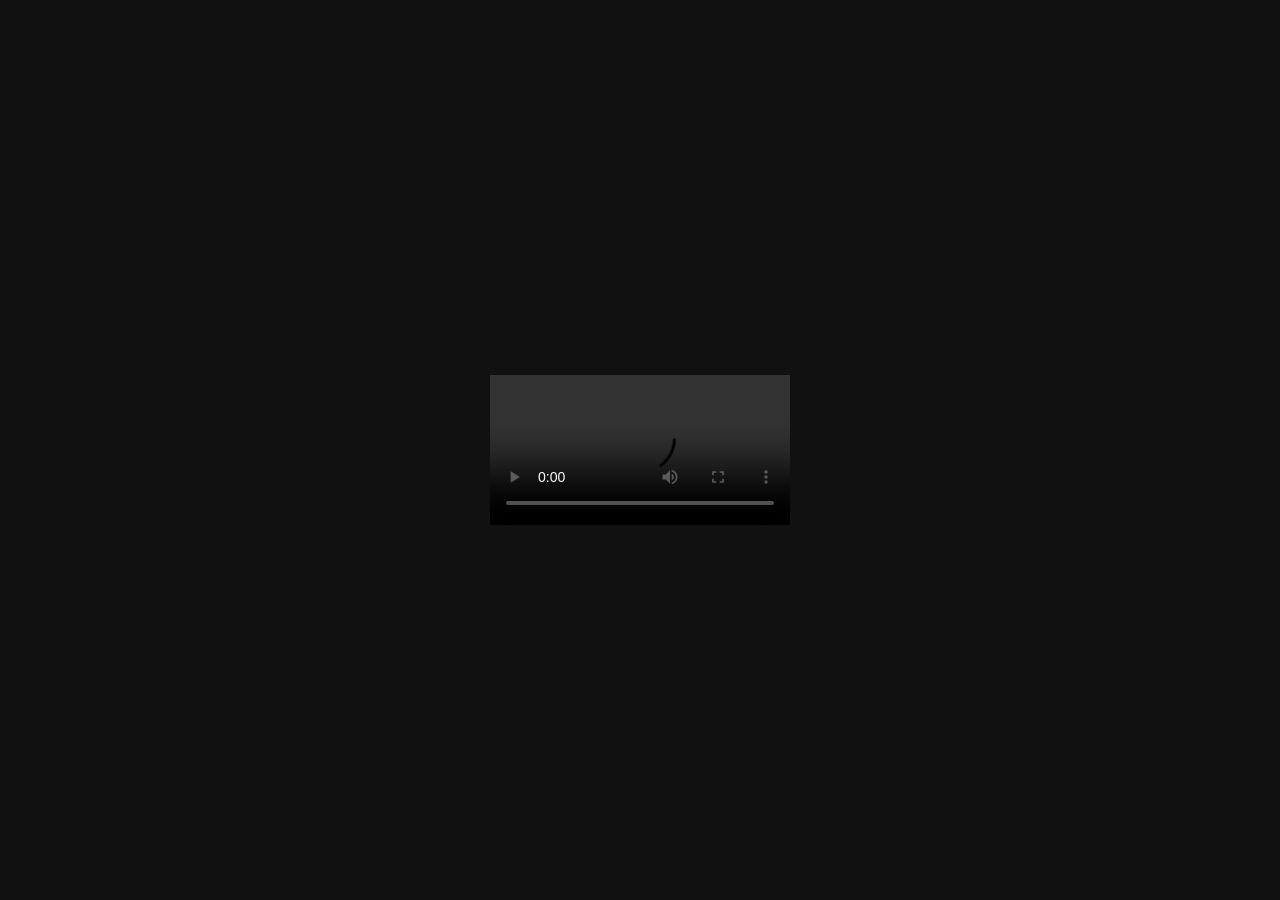
<file: assets/hobbies/maker/demo.html>
<!doctype html><html><meta name="viewport" content="width=device-width,initial-scale=1"><title>3D print demonstration</title><body style="margin:0;background:#111;display:grid;place-items:center;min-height:100vh"><video controls playsinline style="max-width:100%;max-height:100vh" src="[data-uri]"></video></body></html>
</file>
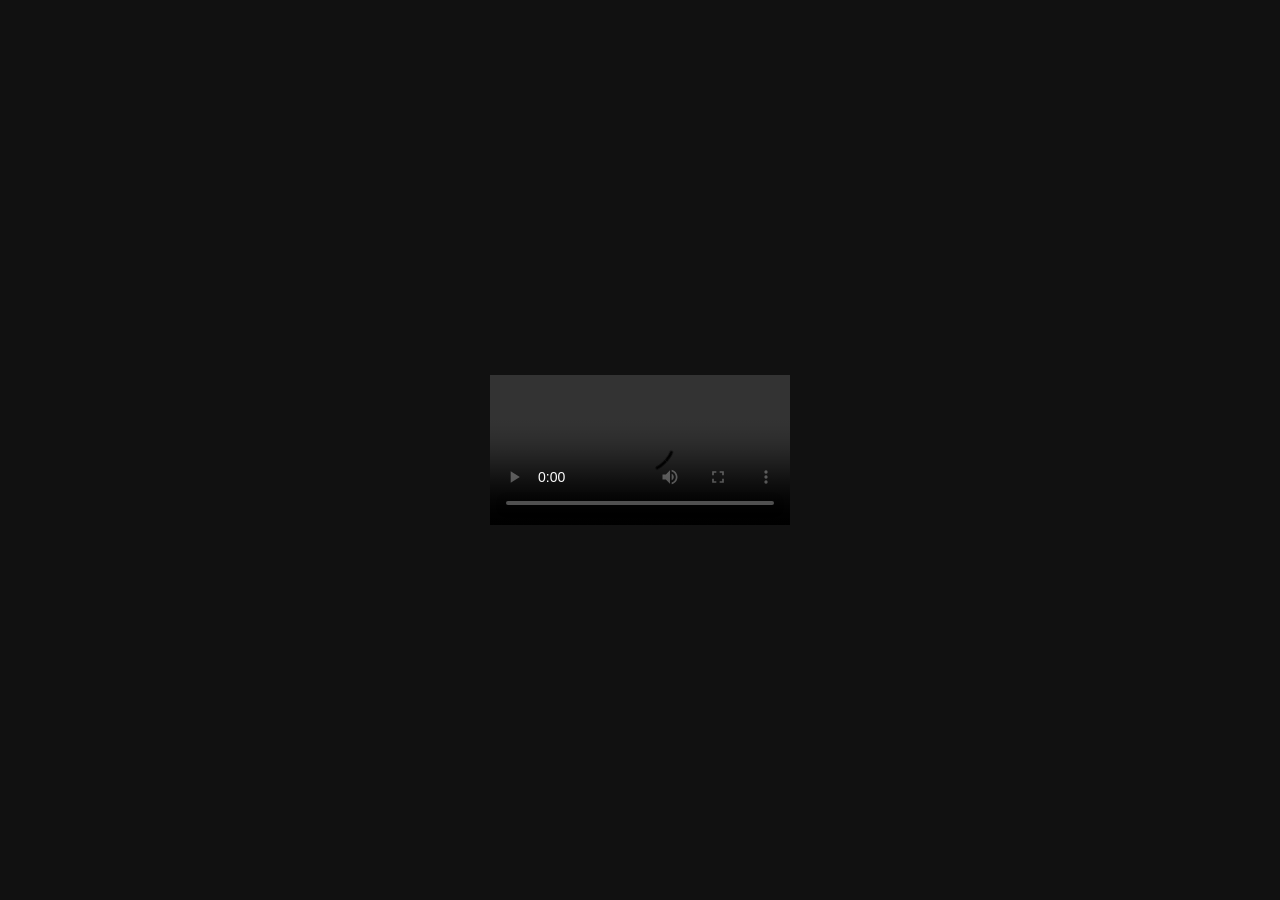
<file: assets/hobbies/sport/1000039458.html>
<!doctype html><html><meta name="viewport" content="width=device-width,initial-scale=1"><title>Sport</title><body style="margin:0;background:#111;display:grid;place-items:center;min-height:100vh"><video controls playsinline style="max-width:100%;max-height:100vh" src="[data-uri]"></video></body></html>
</file>
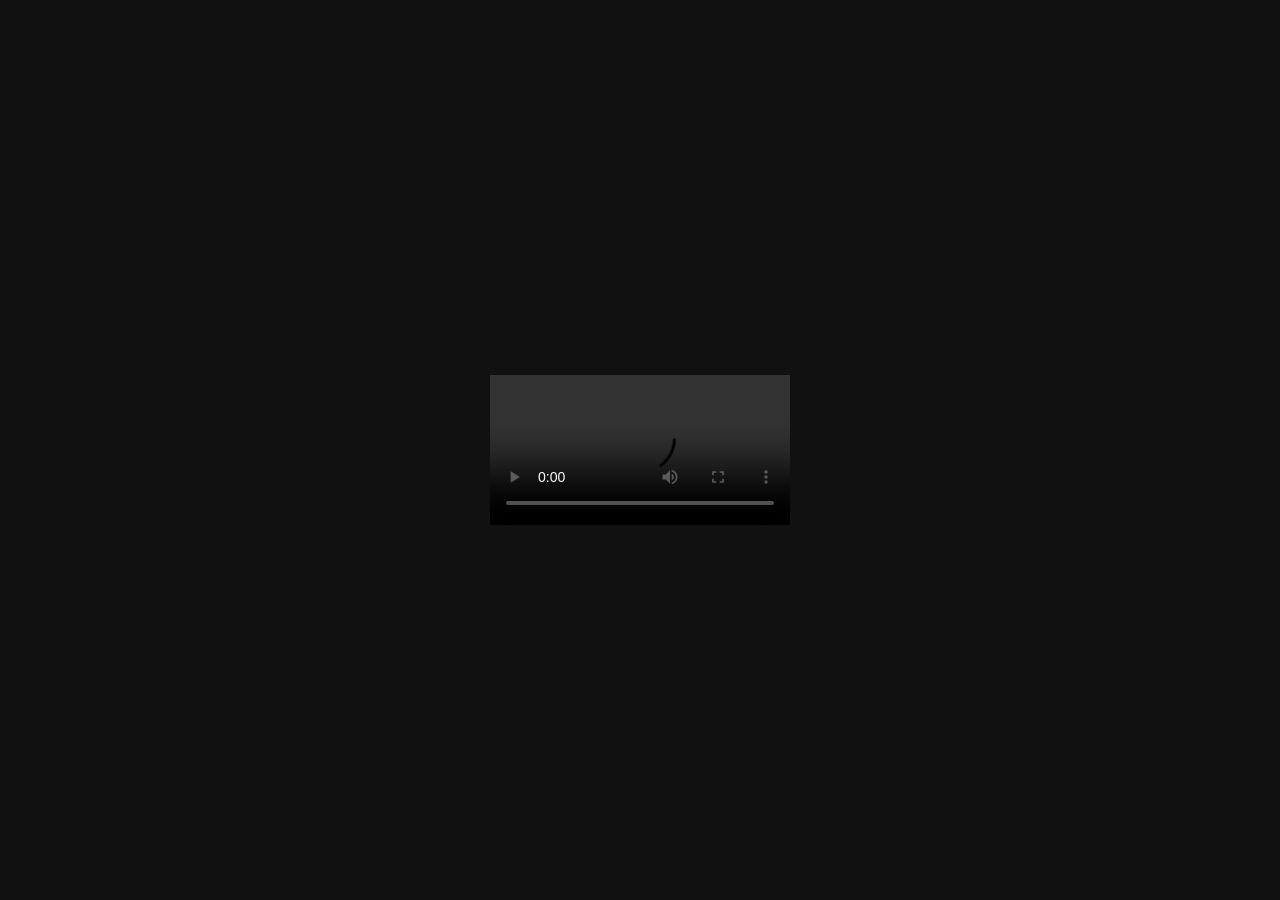
<file: assets/hobbies/sport/1000039466.html>
<!doctype html><html><meta name="viewport" content="width=device-width,initial-scale=1"><title>Sport</title><body style="margin:0;background:#111;display:grid;place-items:center;min-height:100vh"><video controls playsinline style="max-width:100%;max-height:100vh" src="[data-uri]"></video></body></html>
</file>
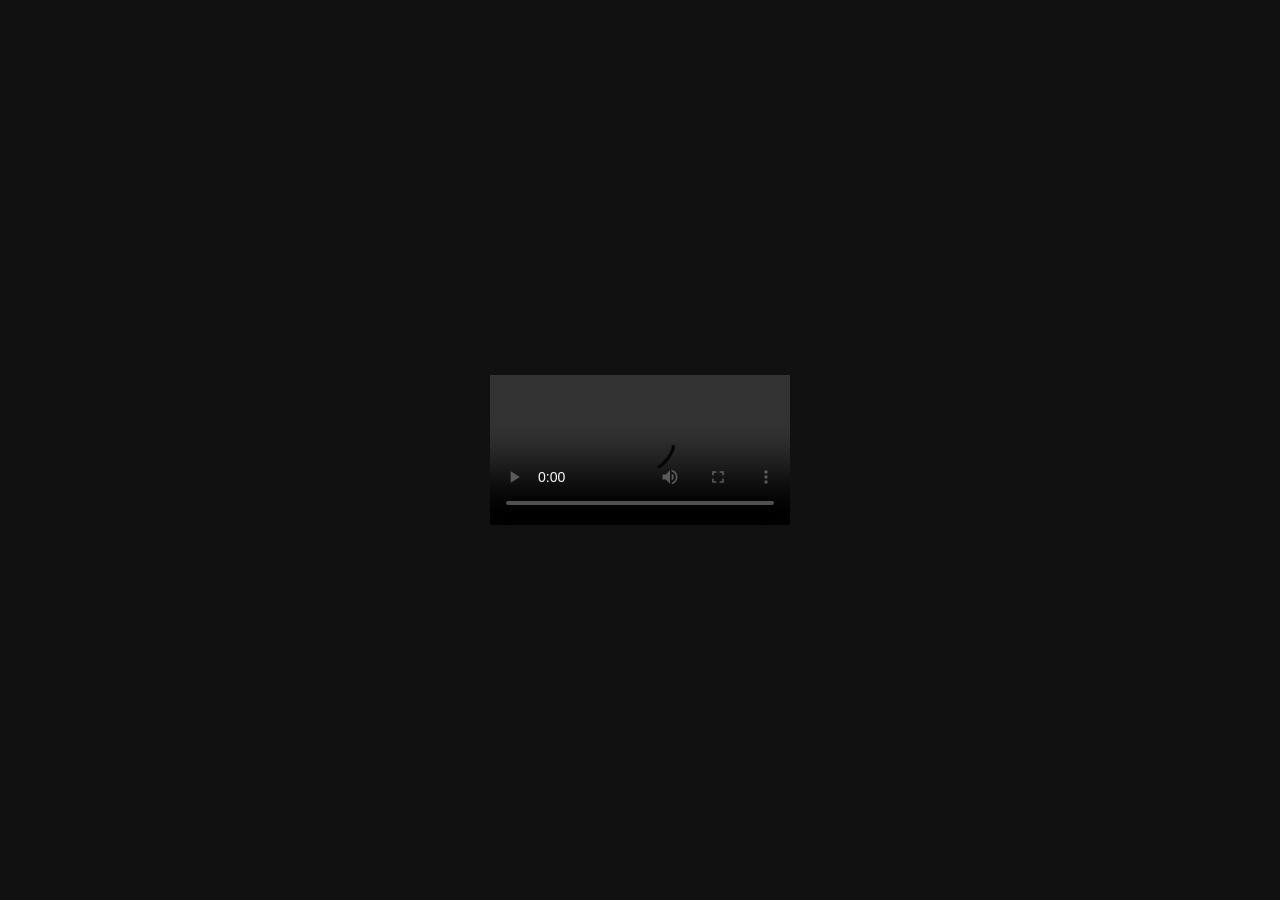
<file: assets/hobbies/sport/1000039470.html>
<!doctype html><html><meta name="viewport" content="width=device-width,initial-scale=1"><title>Sport</title><body style="margin:0;background:#111;display:grid;place-items:center;min-height:100vh"><video controls playsinline style="max-width:100%;max-height:100vh" src="[data-uri]"></video></body></html>
</file>
<file: css/app.css>
/* +--------------------------+ */
/* |         GENERAL          | */
/* +--------------------------+ */
:root {
    /* Colors */
    --dark-blue: #263f4c;
    --light-blue: #416577;
    --blue-gray: #778D98;
    --light-gray: #f0f0f0;
    --text-black: #212529;

    /* Shadows */
    --shadow-20: #00000033;
    --shadow-30: #0000004d;
}

html,
body {
    font-family: Calibri, "Gill Sans", "Gill Sans MT", "Trebuchet MS",sans-serif;
    scroll-behavior: smooth;
}

body {
    position: relative;
}

h1,
h2,
h3,
h4,
h5,
h6 {
    font-family: "Segoe UI", Tahoma, Geneva, Verdana, sans-serif;
}

.bg-white {background: white;}
.bg-gray {background: var(--light-gray);}

.align-last-row::after {
    content: "";
    flex: auto;
}

img.invert-color {
    filter: invert(1);
}

.delay-200ms {animation-delay: 200ms;}
.delay-300ms {animation-delay: 300ms;}
.delay-400ms {animation-delay: 400ms;}
.delay-500ms {animation-delay: 500ms;}
.delay-600ms {animation-delay: 600ms;}
.delay-700ms {animation-delay: 700ms;}
.delay-800ms {animation-delay: 800ms;}

/* ---------------------------- */

/* +--------------------------+ */
/* |          NAVBAR          | */
/* +--------------------------+ */
.navbar {
    font-family: "Segoe UI", Tahoma, Geneva, Verdana, sans-serif;
    font-size: 22px;
    font-weight: normal;

    padding-left: 25px;
    padding-right: 25px;
}

.bg-blue-scrolled {
    background: transparent;
    box-shadow: none;
    transition: 0.4s ease-in-out;
    transition-property: background, box-shadow;
}

.bg-blue-scrolled.scrolled {
    background-color: var(--dark-blue);
    box-shadow: 0 4px 2px var(--shadow-20);
}

.navbar-center {
    width: 750px;
}

.navbar-lang > span {
    color: rgba(255, 255, 255, 0.5);
    display: block;
    padding: 0.5rem 0.5rem;
}

@media (min-width: 992px) {
    .navbar-lang > span {
        padding-left: 0;
        padding-right: 0;
    }
}

@media (min-width: 1200px) {
    .navbar {
        padding-left: 70px;
        padding-right: 70px;
    }

    .navbar-center {
        width: 850px;
    }
}

@media (min-width: 1440px) {
    .navbar {
        padding-left: 150px;
        padding-right: 150px;
    }
}

@media (max-width: 992px) {
    .navbar-center .animated, .navbar-side.animated {
        animation-name: none!important;
        visibility: visible!important;
    }
}

/* ---------------------------- */

/* +--------------------------+ */
/* |          HEADER          | */
/* +--------------------------+ */
.header-bg {
    background: var(--dark-blue);
    background: linear-gradient(
        0deg,
        var(--light-blue) 0%,
        var(--dark-blue) 100%
    );

    z-index: -1;
}

.header-logo {
    position: relative;
    max-width: 70%;
    max-height: 40vh;
    filter: drop-shadow(15px 15px 6px var(--shadow-30));
}

.header-overlay-title {
    font-size: 35px;
    font-weight: normal;

    color: white;
    text-shadow: 10px 10px 6px var(--shadow-30);
}

.header-overlay-subtitle {
    font-size: 22px;
    color: lightgray;
}

.header-arrow-container {
    bottom: 50px;
    left: 0;
    right: 0;
    cursor: pointer;
}

.header-arrow-container img {
    height: 30px;
    opacity: 0.5;
    transition: 0.15s ease-in;
}

.header-arrow-container img:hover {
    opacity: 0.8;
}

@media (min-width: 576px) {
    .header-overlay-title {font-size: 50px;}
    .header-overlay-subtitle {font-size: 25px;}
}

@media (min-width: 992px) {
    .header-overlay-title {font-size: 60px;}
    .header-overlay-subtitle {font-size: 30px;}
    .header-arrow-container {bottom: 80px;}
    .header-arrow-container img {height: 50px;}
}

@media (min-width: 1200px) {
    .header-overlay-title {font-size: 70px;}
    .header-overlay-subtitle {font-size: 35px;}
}

@media (orientation: landscape) and (max-height: 500px) {
    .header-arrow-container img {height: 0px;}
}

/* ---------------------------- */

/* +--------------------------+ */
/* |    SECTIONS - GENERAL    | */
/* +--------------------------+ */
main section {padding: 40px 0;}

main section p,
footer p {font-size: 14px;}

.section-header {margin-bottom: 30px;}

.section-header > h2 {
    font-size: 20px;
    font-weight: 600;
    color: var(--light-blue);
}

.section-header > hr {
    width: 65px;
    border: 1px solid var(--light-blue);
    background: var(--light-blue);
    border-radius: 50px;

    margin-top: 0;
}

@media (min-width: 576px) {
    main section, footer {padding: 60px 0;}
    main section p, footer p {font-size: 20px;}
    
    .section-header {margin-bottom: 45px;}
    .section-header > h2 {font-size: 30px;}

    .section-header > hr {
        width: 100px;
        border: 2px solid var(--light-blue);
        margin-top: 0.6rem;
    }
}

@media (min-width: 992px) {
    main section, footer {padding: 80px 0;}
    .section-header {margin-bottom: 50px;}
    .section-header > h2 {font-size: 40px;}
    .section-header > hr {width: 130px;}
}

/* ---------------------------- */

/* +--------------------------+ */
/* |  SECTION - PRESENTATION  | */
/* +--------------------------+ */
.presentation-face {
    width: 85%;
    max-width: 225px;

    border: 5px solid var(--light-blue);
    background: var(--light-blue);
    border-radius: 50%;
    box-shadow: 8px 8px 6px var(--shadow-20);
}

.presentation-links-item {
    width: 80px;
    padding: 8px;
    padding-bottom: 6px;
    border-radius: 6px;
    transition: 0.2s ease-in-out;
}

.presentation-links-item:hover {
    box-shadow: 0 2px 5px 0 var(--shadow-30);
    text-decoration: none;
}

.presentation-links-item > img {
    width: 35px;
}

.presentation-links-item > span {
    font-size: 14px;
    color: var(--text-black);
    text-decoration: none;
}

@media (min-width: 576px) {
    .presentation-face {
        width: 315px;
        max-width: none;

        border-width: 8px;
    }

    .presentation-links-item {
        width: 140px;
        padding: 12px;
        padding-bottom: 10px;
        border-radius: 10px;
    }

    .presentation-links-item > img {width: 50px;}
    .presentation-links-item > span {font-size: 20px;}
}

@media (min-width: 992px) {
    .presentation-face {width: 85%;}
}

/* ---------------------------- */

/* +--------------------------+ */
/* |     SECTION - SKILLS     | */
/* +--------------------------+ */
.skills-container {padding: 0 20px;}
.skills-container-header > img {width: 60px;}

.skills-container-header > h3 {
    font-size: 23px;
    font-family: Calibri, "Gill Sans", "Gill Sans MT", "Trebuchet MS",sans-serif;
    font-weight: 500;
    margin-left: auto;
    margin-right: auto;
}

.skills-container-body {
    margin-left: 0.25rem;
    margin-right: 0.25rem;
}

.skill > span {
    font-size: 13px;
    line-height: 110%;
    color: rgb(92, 92, 92);
}

.skill > img {
    margin-left: auto;
    margin-right: auto;
    width: 70%;
    filter: grayscale();
    transition: 0.2s ease-in-out;
}

.cad-skills .skill > img {
    width: 100%;
    max-width: 96px;
    height: 60px;
    object-fit: contain;
}

.cad-skills .skill > span {
    width: 100%;
    min-height: 2.2em;
    display: flex;
    justify-content: center;
    align-items: flex-start;
    text-align: center;
}

.skills-container:hover .skill > img {
    filter: none;
}

@media (min-width: 360px) {
    .skill > span {font-size: 15.5px;}
}

@media (min-width: 460px) {
    .skills-container {padding: 0 50px;}
    .skills-container-header > img {width: 80px;}
    .skills-container-header > h3 {font-size: 32px;}
    
    .skills-container-body {
        margin-left: 1rem;
        margin-right: 1rem;
    }

    .skill > img {max-width: 45px;}
}

@media (min-width: 576px) {
    .skills-container {padding: 0 30px;}
    .skills-container-header > img {width: 90px;}
    .skills-container-header > h3 {font-size: 34px;}
    .skill > img {
        width: 60%;
        max-width: 60px;
    }
    .skill > span {font-size: 20px;}
}

@media (min-width: 768px) {
    .skills-container {padding: 0 0;}
    .skills-container-header > img {width: 70px;}
    .skills-container-header > h3 {font-size: 28px;}
    .skill > span {font-size: 14px;}
}

@media (min-width: 992px) {
    .skills-container-header > img {width: 85px;}
    .skills-container-header > h3 {font-size: 34px;}
    .skill > span {font-size: 16.5px;}
}

@media (min-width: 1200px) {
    .skill > span {font-size: 20px;}
}

/* ---------------------------- */

/* +--------------------------+ */
/* |     SECTION - CAREER     | */
/* +--------------------------+ */
.timeline {
    margin-top: 40px;
    position: relative;
    list-style: none;
}

.timeline:before {
    position: absolute;
    top: 0;
    bottom: 0;
    left: 40px;
    width: 2px;
    margin-left: -1.5px;
    content: "";
    background-color: var(--blue-gray);
}

.timeline > li {
    position: relative;
    min-height: 50px;
    margin-bottom: 50px;
}

.timeline-end {
    min-height: 19px!important;
}

.timeline > li:after,
.timeline > li:before {
    display: table;
    content: " ";
}

.timeline > li:after {
    clear: both;
}

.timeline > li .timeline-panel {
    position: relative;
    float: right;
    width: 100%;
    padding: 0 20px 0 100px;
    text-align: left;
}

.timeline > li .timeline-panel:before {
    right: auto;
    left: -15px;
    border-right-width: 15px;
    border-left-width: 0;
}

.timeline > li .timeline-panel:after {
    right: auto;
    left: -14px;
    border-right-width: 14px;
    border-left-width: 0;
}

.timeline > li .timeline-image {
    position: absolute;
    z-index: 100;
    left: 0;
    width: 80px;
    height: 80px;
    margin-left: 0;
    text-align: center;
    color: white;
    border: 3px solid var(--light-blue);
    border-radius: 100%;
    background-color: white;
}

.timeline-end > .timeline-end-circle {
    height: 19px!important;
    width: 19px!important;
    margin-left: 30px!important;
}

.timeline > li:last-of-type .timeline-image {
    background: var(--light-blue);
}

.timeline > li .timeline-image p {
    font-size: 14px;
    line-height: 14px;
    margin: 0;
}

.timeline > li.timeline-inverted > .timeline-panel {
    float: right;
    padding: 0 20px 0 100px;
    text-align: left;
}

.timeline > li.timeline-inverted > .timeline-panel:before {
    right: auto;
    left: -15px;
    border-right-width: 15px;
    border-left-width: 0;
}

.timeline > li.timeline-inverted > .timeline-panel:after {
    right: auto;
    left: -14px;
    border-right-width: 14px;
    border-left-width: 0;
}

.timeline > li:last-child {
    margin-bottom: 0;
}

.timeline .timeline-heading h3 {
    margin-top: 0;
    color: inherit;
    margin-bottom: 0;
    font-size: 18px;
}

.timeline .timeline-heading .timeline-time {
    color: var(--blue-gray);
    font-weight: normal;
}

.timeline .timeline-body > ul,
.timeline .timeline-body > p {
    margin-bottom: 0;
}

.timeline .timeline-body p {
    color: #666d73;
    text-align: justify;
    hyphens: auto;
}

.timeline .timeline-body a {
    color: #0069da;
}

@media (min-width: 576px) {
    .timeline {margin-top: 60px;}
    .timeline .timeline-heading h3 {font-size: 24px;}
}

@media (min-width: 992px) {
    .timeline {margin-top: 90px;}
    .timeline:before {left: 50%;}

    .timeline > li {
        min-height: 140px;
        margin-bottom: 100px;
    }

    .timeline > li .timeline-panel {
        float: left;
        width: 41%;
        padding: 0 20px 20px;
        text-align: right;
    }

    .timeline > li .timeline-image {
        left: 50%;
        width: 140px;
        height: 140px;
        margin-left: -70px;
        border-width: 5px;
    }

    .timeline > li .timeline-image p {
        font-size: 24px;
    }

    .timeline > li.timeline-inverted > .timeline-panel {
        float: right;
        padding: 0 20px 20px;
        text-align: left;
    }

    .timeline-end {min-height: 25px!important;}
    .timeline-end > .timeline-end-circle {
        height: 25px!important;
        width: 25px!important;
        margin-left: -13px!important;
    }
}

@media (min-width: 1200px) {
    .timeline > li {min-height: 170px;}
    .timeline > li .timeline-panel {padding: 0 20px 20px 20px;}
    .timeline > li .timeline-image {
        width: 170px;
        height: 170px;
        margin-left: -85px;
    }
    .timeline > li .timeline-image p {font-size: 28px;}
    .timeline > li.timeline-inverted > .timeline-panel {padding: 0 20px 20px 20px;}
}

/* ---------------------------- */

/* +--------------------------+ */
/* | SECTION - CERTIFICATION  | */
/* +--------------------------+ */
.languages-strip {
    max-width: 760px;
    margin-top: 35px;
    padding: 22px 24px;
    background: #fff;
    border-radius: 14px;
    box-shadow: 0 4px 14px rgba(0, 0, 0, 0.08);
}

.languages-strip h3 {
    margin-bottom: 18px;
    color: var(--dark-blue);
    font-size: 25px;
}

.language-list {
    gap: 18px;
}

.language-item {
    min-width: 175px;
    padding: 8px 12px;
}

.language-item img {
    width: 58px;
    height: 38px;
    margin-bottom: 9px;
    object-fit: cover;
    border: 1px solid rgba(0, 0, 0, 0.15);
    border-radius: 5px;
    box-shadow: 0 2px 5px rgba(0, 0, 0, 0.12);
}

.language-item strong,
.language-item span {
    display: block;
}

.language-item span {
    color: #666;
    font-size: 15px;
}

@media (max-width: 575px) {
    .languages-strip {padding: 18px 10px;}
    .language-list {gap: 4px;}
    .language-item {min-width: 0; padding: 7px 5px;}
    .language-item img {width: 48px; height: 32px;}
    .language-item strong {font-size: 14px;}
    .language-item span {font-size: 12px;}
}

.certif-container {
    margin-bottom: 30px;
}

.certif-container > img {
    width: 60%;
    max-width: 150px;

    border: 3px solid var(--light-blue);
    border-radius: 50%;
}

.certif-logo-link {
    display: block;
    width: 60%;
    max-width: 150px;
    margin-right: auto;
    margin-left: auto;
    border-radius: 50%;
    cursor: pointer;
}

.certif-logo-link > img {
    display: block;
    width: 100%;
    border: 3px solid var(--light-blue);
    border-radius: 50%;
    transition: transform 180ms ease, box-shadow 180ms ease;
}

.certif-logo-link:hover > img,
.certif-logo-link:focus > img {
    transform: translateY(-3px);
    box-shadow: 0 7px 16px rgba(0, 0, 0, 0.18);
}

.certif-label {margin-top: 10px;}

.certif-label > h4 {
    font-size: 18.5px;
    margin-bottom: 5px;
}

.certif-label > span {
    font-size: 14px;
    color: gray;
    line-height: normal;
}

@media (min-width: 576px) {
    .certif-container > img {width: 65%;}
    .certif-logo-link {width: 65%;}
    .certif-label > h4 {font-size: 21.5px;}
    .certif-label > span {font-size: 18px;}
}

@media (min-width: 992px) {
    .certif-container {
        margin-top: 24px;
        margin-bottom: 0px;
    }

    .certif-container > img {
        border: 5px solid var(--light-blue);
    }

    .certif-logo-link > img {border-width: 5px;}

    .certif-label > h4 {font-size: 26px;}
    .certif-label > span {font-size: 20px;}
}

/* ---------------------------- */

/* +--------------------------+ */
/* | SECTION - CERTIFICATION  | */
/* +--------------------------+ */
.projects-filters {
    width: 95%;
    list-style: none;
    list-style-type: none;
}

.projects-filters > li {
    font-size: 14px;
    padding: 0 6px;

    margin-left: 0;
    margin-right: 0;

    border-radius: 8px;
    cursor: pointer;
    color: var(--light-blue);
    transition: 0.1s ease-in-out;
}

.projects-filters > li.active {
    color: white;
    background: var(--light-blue);
}

@media (min-width: 430px) {
    .projects-filters {width: 80%;}

    .projects-filters > li {
        font-size: 15px;

        margin-left: 5px;
        margin-right: 5px;
    }
}

@media (min-width: 576px) {
    .projects-filters {width: 510px;}

    .projects-filters > li {
        font-size: 20px;
        padding: 0 12px;
        border-radius: 10px;
    }
}

@media (min-width: 768px) {
    .projects-filters {width: 600px;}
    .projects-filters > li {font-size: 25px;}
}

.project-container {
    padding-left: 5%;
    padding-right: 5%;

    margin-bottom: 35px;
}

.project-container-body {
    width: 100%;
    height: 100%;
    overflow: hidden;
    border-radius: 13px;
    background: white;
    cursor: pointer;
    box-shadow: 0 3px 6px var(--shadow-20);
}

.project-container-body img {
    width: 40%;
    aspect-ratio: 4 / 3;
    object-fit: contain;
    object-position: center;
    background: #f2f4f5;
    border-top-left-radius: 10px;
    border-top-right-radius: 0;
    border-bottom-left-radius: 10px;
}

.project-container-title {
    width: 100%;
    padding-left: 5px;
    padding-right: 5px;
}

.project-container-title > h4 {
    font-size: 17px;
    margin-top: 10px;
    margin-bottom: 0;
}

.project-container-title > span {
    font-size: 13px;
    margin-bottom: 5px;
    color: gray;
}

@media (min-width: 430px) {
    .project-container {
        padding-left: 10%;
        padding-right: 10%;
    }

    .project-container-title > h4 {font-size: 20px;}
    .project-container-title > span {font-size: 17px;}
}

@media (min-width: 576px) {
    .project-container {
        padding-left: 20px;
        padding-right: 20px;
    }

    .project-container-body img {
        width: 100%;
        aspect-ratio: 4 / 3;

        border-top-left-radius: 15px;
        border-top-right-radius: 15px;
        border-bottom-left-radius: 0;
    }

    .project-container-title {
        min-height: 76px;
    }

    .project-container-title > h4 {
        font-size: 17px;
        margin-top: 5px;
    }

    .project-container-title > span {font-size: 15px;}
}

@media (min-width: 768px) {
    .project-container-title > h4 {font-size: 21px;}
    .project-container-title > span {font-size: 19px;}
}

@media (min-width: 992px) {
    .project-container-title > h4 {margin-top: 10px;}
    .project-container-title > span {margin-bottom: 10px;}
}

/* ---------------------------- */

/* +--------------------------+ */
/* |     FOOTER - CONTACT     | */
/* +--------------------------+ */
.contact-bg {
    background: var(--dark-blue);
    background: linear-gradient(
        0deg,
        var(--light-blue) 0%,
        var(--dark-blue) 100%
    );

    z-index: -1;

    top: 0;
    bottom: 0;
    padding-bottom: 8px!important;
}

.contact-overlay {
    padding: 40px 0;
}

.contact-overlay .section-header > h2 {
    color: white;
}

.contact-overlay .section-header > hr {
    border-color: white;
    background: white;
}

.contact-logo {
    position: relative;
    width: 70%;
    max-width: 250px;
    max-height: 250px;
    filter: drop-shadow(15px 15px 6px var(--shadow-30));
}

.contact-info {
    list-style: none;
    list-style-type: none;
    color: white;
    padding: 0;

    margin-left: auto;
    margin-right: auto;
}

.contact-info li {
   font-size: 13px;
   margin-top: 7px;
}

.contact-info img {
    width: 25px;
    margin-right: 8px;
}

.contact-links {
    list-style: none;
    list-style-type: none;
    color: white;
}

.contact-links-item {
    width: 80px;
    padding: 8px;
    padding-bottom: 6px;
    border-radius: 6px;
    transition: 0.2s ease-in-out;
}

.contact-links-item:hover {
    box-shadow: 0 2px 5px 0 var(--shadow-30);
    text-decoration: none;
}

.contact-links-item > img {
    width: 35px;
}

.contact-links-item > span {
    font-size: 13px;
    color: white;
    text-decoration: none;
}

.footer-website-info {
    font-size: 10px;
    color: var(--light-gray);
    padding-top: 8px;
    padding-bottom: 5px;
    list-style: none;
    list-style-type: none;
}

.footer-website-info li {
    text-align: center;
}

.footer-website-info li.center {
    display: flex;
    flex-direction: column;
    line-height: 1.2;
}

.footer-website-info a  {
    color: var(--light-gray);
    text-decoration: underline;
}

@media (min-width: 340px) {
    .contact-info li {
        font-size: 16px;
    }

    .contact-links-item > span {
        font-size: 14px;
    }

    .footer-website-info {
        font-size: 12px;
    }
}

@media (min-width: 420px) {
    .contact-info li {
        font-size: 18px;
        margin-top: 8px;
    }
    
    .contact-info img {
        width: 25px;
        margin-right: 15px;
    }

    .footer-website-info li.center {
        display: flex;
        flex-direction: row;
    }

    .footer-website-info li.center span::before {content: "\00a0";}
}

@media (min-width: 576px) {
    .contact-info {
        padding-left: 20px;
        padding-right: 20px;
    }
    
    .contact-info li {font-size: 23px;}

    .contact-info img {
        width: 45px;
        margin-right: 15px;
    }

    .contact-links-item {
        width: 140px;
        padding: 12px;
        padding-bottom: 10px;
        border-radius: 10px;
    }

    .contact-links-item > img {
        width: 50px;
        margin-right: 25px;
    }
    .contact-links-item > span {font-size: 20px;}

    .footer-website-info {
        font-size: 15.5px;
        padding-top: 12px;
        padding-bottom: 8px;
    }
}

@media (min-width: 587px) {
    .footer-website-info {font-size: 16px;}
}

@media (min-width: 768px) {
    .contact-info {padding-left: 40px;}
    .contact-info li {
        font-size: 28px;
        margin-top: 10px;
    }
    .contact-info img {width: 60px;}
}

@media (min-width: 992px) {
    .contact-logo {
        width: auto;
        height: auto;
        max-width: 75%;
        max-height: 75%;
    }
    .contact-info li {font-size: 24px;}
}

@media (min-width: 1200px) {
    .contact-info li {font-size: 28px;}
}

/* ---------------------------- */

/* +--------------------------+ */
/* |      MODAL - PROJECT     | */
/* +--------------------------+ */
.modal {font-size: 12px;}

.modal .modal-title {
    color: var(--light-blue);
    font-size: 16px;
}

.modal .close {font-size: 1rem;}
.modal .close:hover {color: var(--dark-blue);}

.project-left-col {padding: 10px 2%;}
.carousel-inner {border: 2px solid var(--dark-blue);}

/* Conserve un format stable pendant le défilement, quelle que soit
   l'orientation ou la résolution de la photo d'origine. */
#project-carousel,
#project-carousel .carousel-inner {
    width: 100%;
    aspect-ratio: 4 / 3;
}

#project-carousel .carousel-inner {
    overflow: hidden;
    background: #f2f4f5;
}

#project-carousel .carousel-item {
    height: 100%;
}

#project-carousel .carousel-item img {
    width: 100%;
    height: 100%;
    object-fit: contain;
    object-position: center;
    background: #f2f4f5;
}

#project-carousel:hover .carousel-item.active {
    transform: scale(2.2);
}

.project-images {
    list-style: none;
    list-style-type: none;
    margin-top: 20px;
}

.project-images li {
    margin: 8px 0;
    cursor: pointer;
}

.project-images img {
    width: 100%;
    aspect-ratio: 4 / 3;
    object-fit: contain;
    object-position: center;
    background: #f2f4f5;
    border: 2px solid var(--dark-blue);
}

.project-right-col {padding: 10px 0;}


.modal section {
    margin-bottom: 20px;
    line-height: 100%;
}

.modal section:last-of-type {margin-bottom: 10px;}

.modal section h5 {
    font-size: 14px;
    margin-bottom: 5px;
    color: var(--light-blue);
}

.project-info table {line-height: 110%;}

.project-info table td:first-of-type {padding-right: 30px;}
.project-description p:last-of-type {margin-bottom: 0;}

.resource-container {
    text-decoration: none;
    color: var(--text-black);
    width: 25%;
}

.resource-container:hover {color: var(--text-black);}
.resource-container img {width: 30px;}

.resource-container span {
    margin-top: 10px;
    font-size: 14px;
    text-align: center;
}


.modal-project-title {display: block;}
.project-loading .modal-project-title {display: none;}
.loading-title {display: none;}
.project-loading .loading-title {display: inline-block;}
.modal-body-project {display: flex;}
.project-loading .modal-body-project {display: none;}
.loading-body {display: none;}
.project-loading .loading-body {display: flex;}
.loading-body span {font-size: 20px;}

@media (min-width: 420px) {
    .modal {font-size: 15px;}
    .modal .close {font-size: 2rem;}
    .modal .modal-title {font-size: 19px;}
    .project-left-col {padding: 20px 5%;}
    .modal section h5 {font-size: 17px;}
    
    .resource-container img {width: 40px;}
    .resource-container span {
        margin-top: 10px;
        font-size: 17px;
    }
}

@media (min-width: 576px) {
    .modal {font-size: 16px;}
    .modal .close {font-size: 3rem;}
    .modal .modal-title {font-size: 20px;}
    .modal section h5 {font-size: 18px;}

    .resource-container img {width: 55px;}
    
    .resource-container span {
        margin-top: 10px;
        font-size: 18px;
    }
}

@media (min-width: 768px) {
    .modal .modal-title {font-size: 24px;}
    .modal section h5 {font-size: 22px;}
}

/* ---------------------------- */

/* +--------------------------+ */
/* |     MODAL - LICENSES     | */
/* +--------------------------+ */
#licenses-libraries .card-header img {
    height: 38px;
}

#licenses-libraries .card-header a {
    font-size: 17px;
    color: var(--text-black);
}

#licenses-libraries .card-header span {
    font-size: 14px;
    color: gray;
}

#licenses-libraries .card-header button {
    font-size: 13px;
}

.icon-license {
    padding: 6px;
}

.icon-license img {
    height: 35px;
    margin-right: 10px;
}

.icon-license span {
    font-size: 12px;
}

@media (min-width: 420px) {
    .icon-license span {
        font-size: 15px;
    }
}

@media (min-width: 576px) {
    #licenses-libraries .card-header button {
        font-size: 16px;
    }
    
    .icon-license span {
        font-size: 16px;
    }
}

@media (min-width: 992px) {
    #licenses-libraries .card-header img {
        height: 45px;
    }
    
    #licenses-libraries .card-header a {
        font-size: 20px;
    }
    
    #licenses-libraries .card-header span {
        font-size: 16px;
    }
    
    .icon-license {
        padding: 8px;
    }
    
    .icon-license img {
        height: 42px;
        margin-right: 10px;
    }
    
    .icon-license span {
        font-size: 18px;
    }
}

.resource-container.resource-disabled {opacity: .5; cursor: default; pointer-events: none;}

/* Asset credits remain readable on mobile. */
.credits-table td, .credits-table th {vertical-align: middle;}
.credits-table img {width: 32px; height: 32px; object-fit: contain; margin-right: 8px;}
.asset-credits h6 {margin-top: 18px; font-weight: 600;}
.asset-credits a {overflow-wrap: anywhere;}
@media (prefers-reduced-motion: reduce) {
    html, body {scroll-behavior: auto;}
    .animated {animation: none !important;}
}

.project-container:focus-visible, .projects-filters li:focus-visible {outline: 3px solid var(--light-blue); outline-offset: 4px;}

/* Company logos fill the timeline circle so wide wordmarks stay centered. */
.timeline > li .timeline-image > .career-company-logo {
    display: block;
    width: 100%;
    height: 100%;
    object-fit: contain;
    object-position: center;
    padding: 10%;
    background: #fff;
    box-sizing: border-box;
}
</file>
